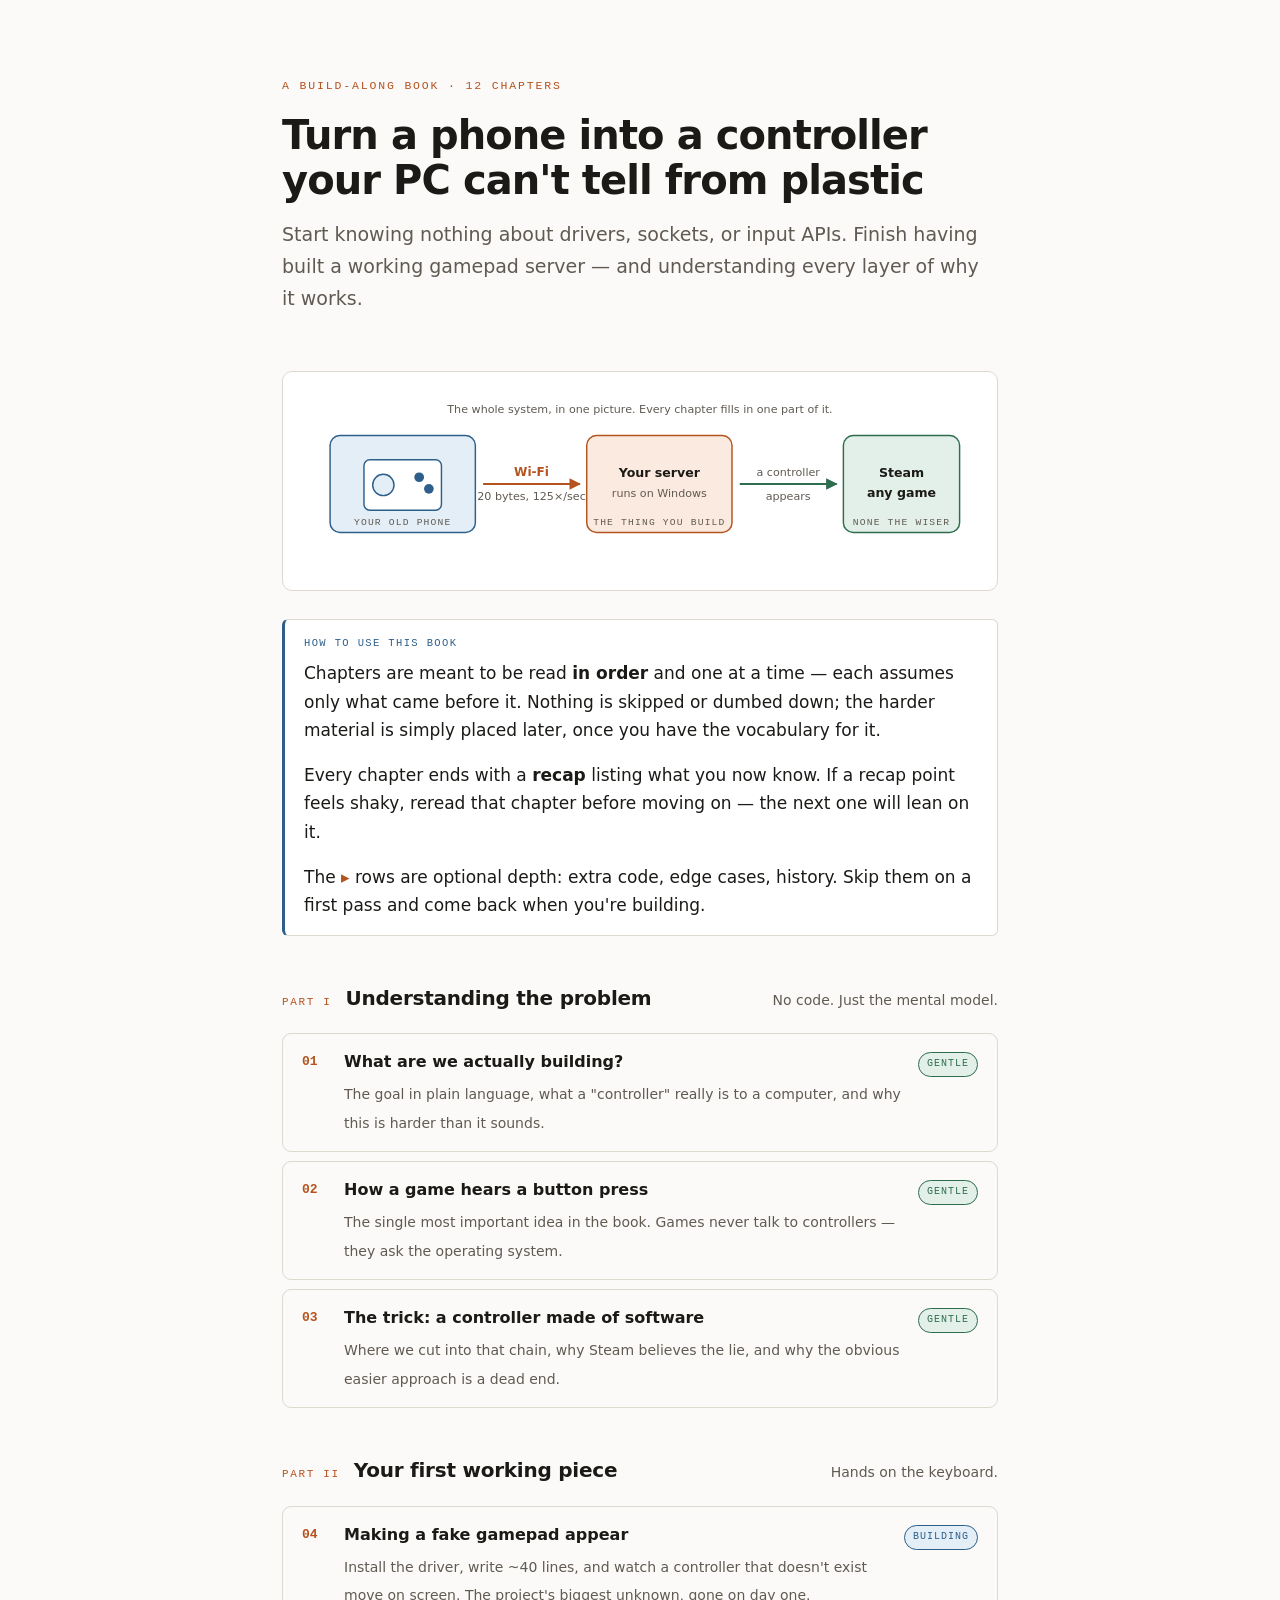
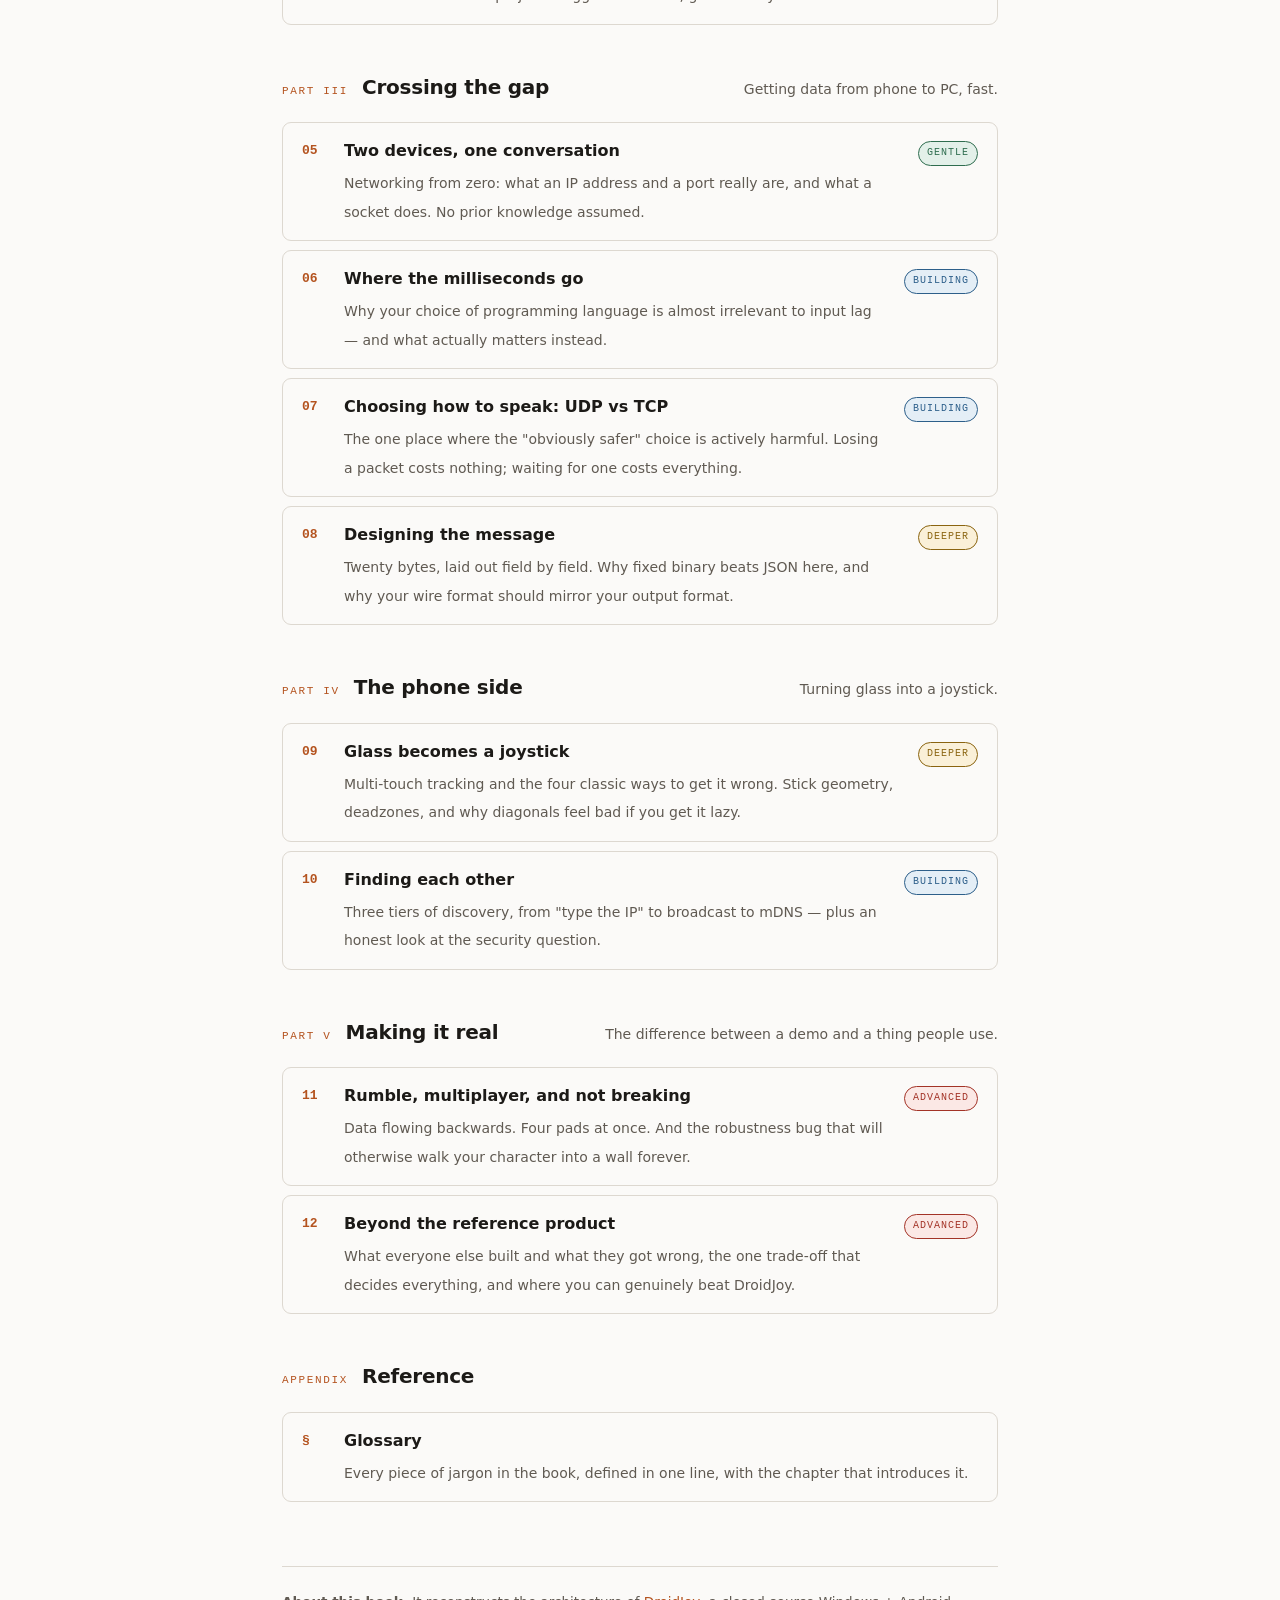
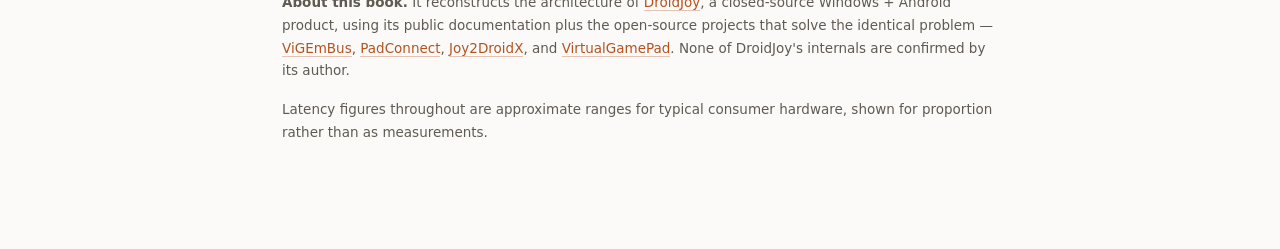
<file: index.html>
<!doctype html>
<html lang="en">
<head>
<meta charset="utf-8">
<meta name="viewport" content="width=device-width, initial-scale=1">
<title>Phone as Gamepad — a book</title>
<link rel="stylesheet" href="book.css">
</head>
<body>

<div class="wrap">

<header class="hero">
  <div class="kicker">A build-along book · 12 chapters</div>
  <h1>Turn a phone into a controller your PC can't tell from plastic</h1>
  <p class="lede">Start knowing nothing about drivers, sockets, or input APIs. Finish having built a working gamepad server — and understanding every layer of why it works.</p>
</header>

<figure>
<div class="fig">
<svg viewBox="0 0 700 190" role="img" aria-label="The finished system: phone sends input over Wi-Fi to a PC, which presents a virtual controller to a game">
  <rect class="s-box-b" x="30" y="45" width="150" height="100" rx="10"/>
  <rect x="65" y="70" width="80" height="52" rx="6" fill="var(--surface)" stroke="var(--blue)" stroke-width="1.5"/>
  <circle cx="85" cy="96" r="11" fill="var(--blue-bg)" stroke="var(--blue)" stroke-width="1.5"/>
  <circle cx="122" cy="88" r="5" fill="var(--blue)"/>
  <circle cx="132" cy="100" r="5" fill="var(--blue)"/>
  <text class="s-lbl" x="105" y="137" text-anchor="middle">your old phone</text>

  <path class="s-arr-a" d="M188 95 H288" marker-end="url(#i1)"/>
  <text class="s-em" x="238" y="87" text-anchor="middle">Wi-Fi</text>
  <text class="s-t-sm" x="238" y="112" text-anchor="middle">20 bytes, 125×/sec</text>

  <rect class="s-box-a" x="295" y="45" width="150" height="100" rx="10"/>
  <text class="s-t" x="370" y="88" text-anchor="middle">Your server</text>
  <text class="s-t-sm" x="370" y="108" text-anchor="middle">runs on Windows</text>
  <text class="s-lbl" x="370" y="137" text-anchor="middle">the thing you build</text>

  <path class="s-arr-g" d="M453 95 H553" marker-end="url(#i2)"/>
  <text class="s-t-sm" x="503" y="87" text-anchor="middle">a controller</text>
  <text class="s-t-sm" x="503" y="112" text-anchor="middle">appears</text>

  <rect class="s-box-g" x="560" y="45" width="120" height="100" rx="10"/>
  <text class="s-t" x="620" y="88" text-anchor="middle">Steam</text>
  <text class="s-t" x="620" y="108" text-anchor="middle">any game</text>
  <text class="s-lbl" x="620" y="137" text-anchor="middle">none the wiser</text>

  <text class="s-t-sm" x="350" y="22" text-anchor="middle">The whole system, in one picture. Every chapter fills in one part of it.</text>
  <defs>
    <marker id="i1" viewBox="0 0 10 10" refX="9" refY="5" markerWidth="6" markerHeight="6" orient="auto">
      <path d="M0 0 L10 5 L0 10 z" fill="var(--accent)"/></marker>
    <marker id="i2" viewBox="0 0 10 10" refX="9" refY="5" markerWidth="6" markerHeight="6" orient="auto">
      <path d="M0 0 L10 5 L0 10 z" fill="var(--green)"/></marker>
  </defs>
</svg>
</div>
</figure>

<div class="box info">
  <span class="lb">How to use this book</span>
  <p>Chapters are meant to be read <strong>in order</strong> and one at a time — each assumes only what came before it. Nothing is skipped or dumbed down; the harder material is simply placed later, once you have the vocabulary for it.</p>
  <p>Every chapter ends with a <strong>recap</strong> listing what you now know. If a recap point feels shaky, reread that chapter before moving on — the next one will lean on it.</p>
  <p>The <span style="color:var(--accent)">▸</span> rows are optional depth: extra code, edge cases, history. Skip them on a first pass and come back when you're building.</p>
</div>

<!-- PART I -->
<div class="part">
  <span class="pn">Part I</span>
  <span class="pt">Understanding the problem</span>
  <span class="pd">No code. Just the mental model.</span>
</div>

<ul class="chlist">
<li><a href="ch01.html">
  <span class="n">01</span>
  <span class="body">
    <span class="t">What are we actually building?</span>
    <span class="d">The goal in plain language, what a "controller" really is to a computer, and why this is harder than it sounds.</span>
  </span>
  <span class="badge b-1">gentle</span>
</a></li>
<li><a href="ch02.html">
  <span class="n">02</span>
  <span class="body">
    <span class="t">How a game hears a button press</span>
    <span class="d">The single most important idea in the book. Games never talk to controllers — they ask the operating system.</span>
  </span>
  <span class="badge b-1">gentle</span>
</a></li>
<li><a href="ch03.html">
  <span class="n">03</span>
  <span class="body">
    <span class="t">The trick: a controller made of software</span>
    <span class="d">Where we cut into that chain, why Steam believes the lie, and why the obvious easier approach is a dead end.</span>
  </span>
  <span class="badge b-1">gentle</span>
</a></li>
</ul>

<!-- PART II -->
<div class="part">
  <span class="pn">Part II</span>
  <span class="pt">Your first working piece</span>
  <span class="pd">Hands on the keyboard.</span>
</div>

<ul class="chlist">
<li><a href="ch04.html">
  <span class="n">04</span>
  <span class="body">
    <span class="t">Making a fake gamepad appear</span>
    <span class="d">Install the driver, write ~40 lines, and watch a controller that doesn't exist move on screen. The project's biggest unknown, gone on day one.</span>
  </span>
  <span class="badge b-2">building</span>
</a></li>
</ul>

<!-- PART III -->
<div class="part">
  <span class="pn">Part III</span>
  <span class="pt">Crossing the gap</span>
  <span class="pd">Getting data from phone to PC, fast.</span>
</div>

<ul class="chlist">
<li><a href="ch05.html">
  <span class="n">05</span>
  <span class="body">
    <span class="t">Two devices, one conversation</span>
    <span class="d">Networking from zero: what an IP address and a port really are, and what a socket does. No prior knowledge assumed.</span>
  </span>
  <span class="badge b-1">gentle</span>
</a></li>
<li><a href="ch06.html">
  <span class="n">06</span>
  <span class="body">
    <span class="t">Where the milliseconds go</span>
    <span class="d">Why your choice of programming language is almost irrelevant to input lag — and what actually matters instead.</span>
  </span>
  <span class="badge b-2">building</span>
</a></li>
<li><a href="ch07.html">
  <span class="n">07</span>
  <span class="body">
    <span class="t">Choosing how to speak: UDP vs TCP</span>
    <span class="d">The one place where the "obviously safer" choice is actively harmful. Losing a packet costs nothing; waiting for one costs everything.</span>
  </span>
  <span class="badge b-2">building</span>
</a></li>
<li><a href="ch08.html">
  <span class="n">08</span>
  <span class="body">
    <span class="t">Designing the message</span>
    <span class="d">Twenty bytes, laid out field by field. Why fixed binary beats JSON here, and why your wire format should mirror your output format.</span>
  </span>
  <span class="badge b-3">deeper</span>
</a></li>
</ul>

<!-- PART IV -->
<div class="part">
  <span class="pn">Part IV</span>
  <span class="pt">The phone side</span>
  <span class="pd">Turning glass into a joystick.</span>
</div>

<ul class="chlist">
<li><a href="ch09.html">
  <span class="n">09</span>
  <span class="body">
    <span class="t">Glass becomes a joystick</span>
    <span class="d">Multi-touch tracking and the four classic ways to get it wrong. Stick geometry, deadzones, and why diagonals feel bad if you get it lazy.</span>
  </span>
  <span class="badge b-3">deeper</span>
</a></li>
<li><a href="ch10.html">
  <span class="n">10</span>
  <span class="body">
    <span class="t">Finding each other</span>
    <span class="d">Three tiers of discovery, from "type the IP" to broadcast to mDNS — plus an honest look at the security question.</span>
  </span>
  <span class="badge b-2">building</span>
</a></li>
</ul>

<!-- PART V -->
<div class="part">
  <span class="pn">Part V</span>
  <span class="pt">Making it real</span>
  <span class="pd">The difference between a demo and a thing people use.</span>
</div>

<ul class="chlist">
<li><a href="ch11.html">
  <span class="n">11</span>
  <span class="body">
    <span class="t">Rumble, multiplayer, and not breaking</span>
    <span class="d">Data flowing backwards. Four pads at once. And the robustness bug that will otherwise walk your character into a wall forever.</span>
  </span>
  <span class="badge b-4">advanced</span>
</a></li>
<li><a href="ch12.html">
  <span class="n">12</span>
  <span class="body">
    <span class="t">Beyond the reference product</span>
    <span class="d">What everyone else built and what they got wrong, the one trade-off that decides everything, and where you can genuinely beat DroidJoy.</span>
  </span>
  <span class="badge b-4">advanced</span>
</a></li>
</ul>

<div class="part">
  <span class="pn">Appendix</span>
  <span class="pt">Reference</span>
</div>

<ul class="chlist">
<li><a href="glossary.html">
  <span class="n">§</span>
  <span class="body">
    <span class="t">Glossary</span>
    <span class="d">Every piece of jargon in the book, defined in one line, with the chapter that introduces it.</span>
  </span>
</a></li>
</ul>

<footer>
  <p><strong>About this book.</strong> It reconstructs the architecture of <a href="https://grill2010.github.io/droidJoy.html">DroidJoy</a>, a closed-source Windows + Android product, using its public documentation plus the open-source projects that solve the identical problem — <a href="https://github.com/nefarius/ViGEmBus">ViGEmBus</a>, <a href="https://github.com/Ishan09811/PadConnect">PadConnect</a>, <a href="https://github.com/OzymandiasTheGreat/Joy2DroidX-server">Joy2DroidX</a>, and <a href="https://kitswas.github.io/VirtualGamePad/">VirtualGamePad</a>. None of DroidJoy's internals are confirmed by its author.</p>
  <p>Latency figures throughout are approximate ranges for typical consumer hardware, shown for proportion rather than as measurements.</p>
</footer>

</div>
</body>
</html>
</file>
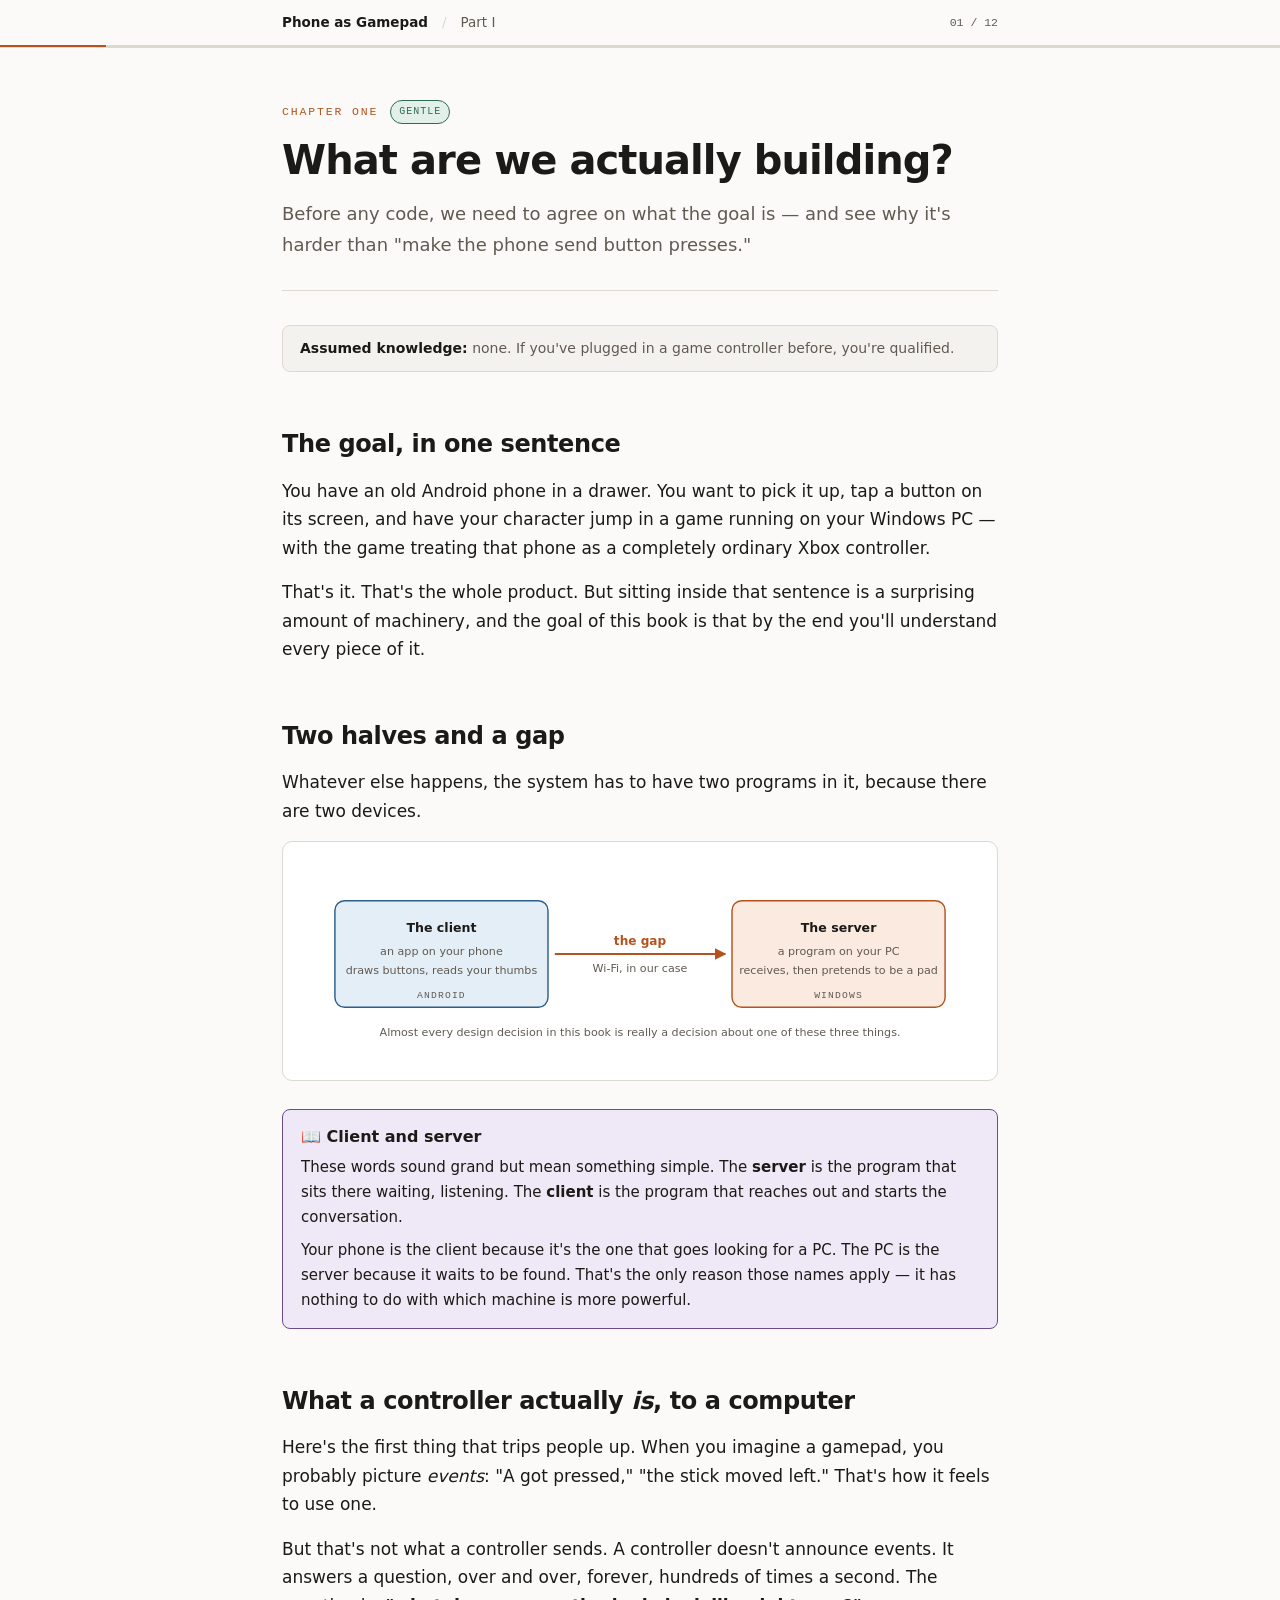
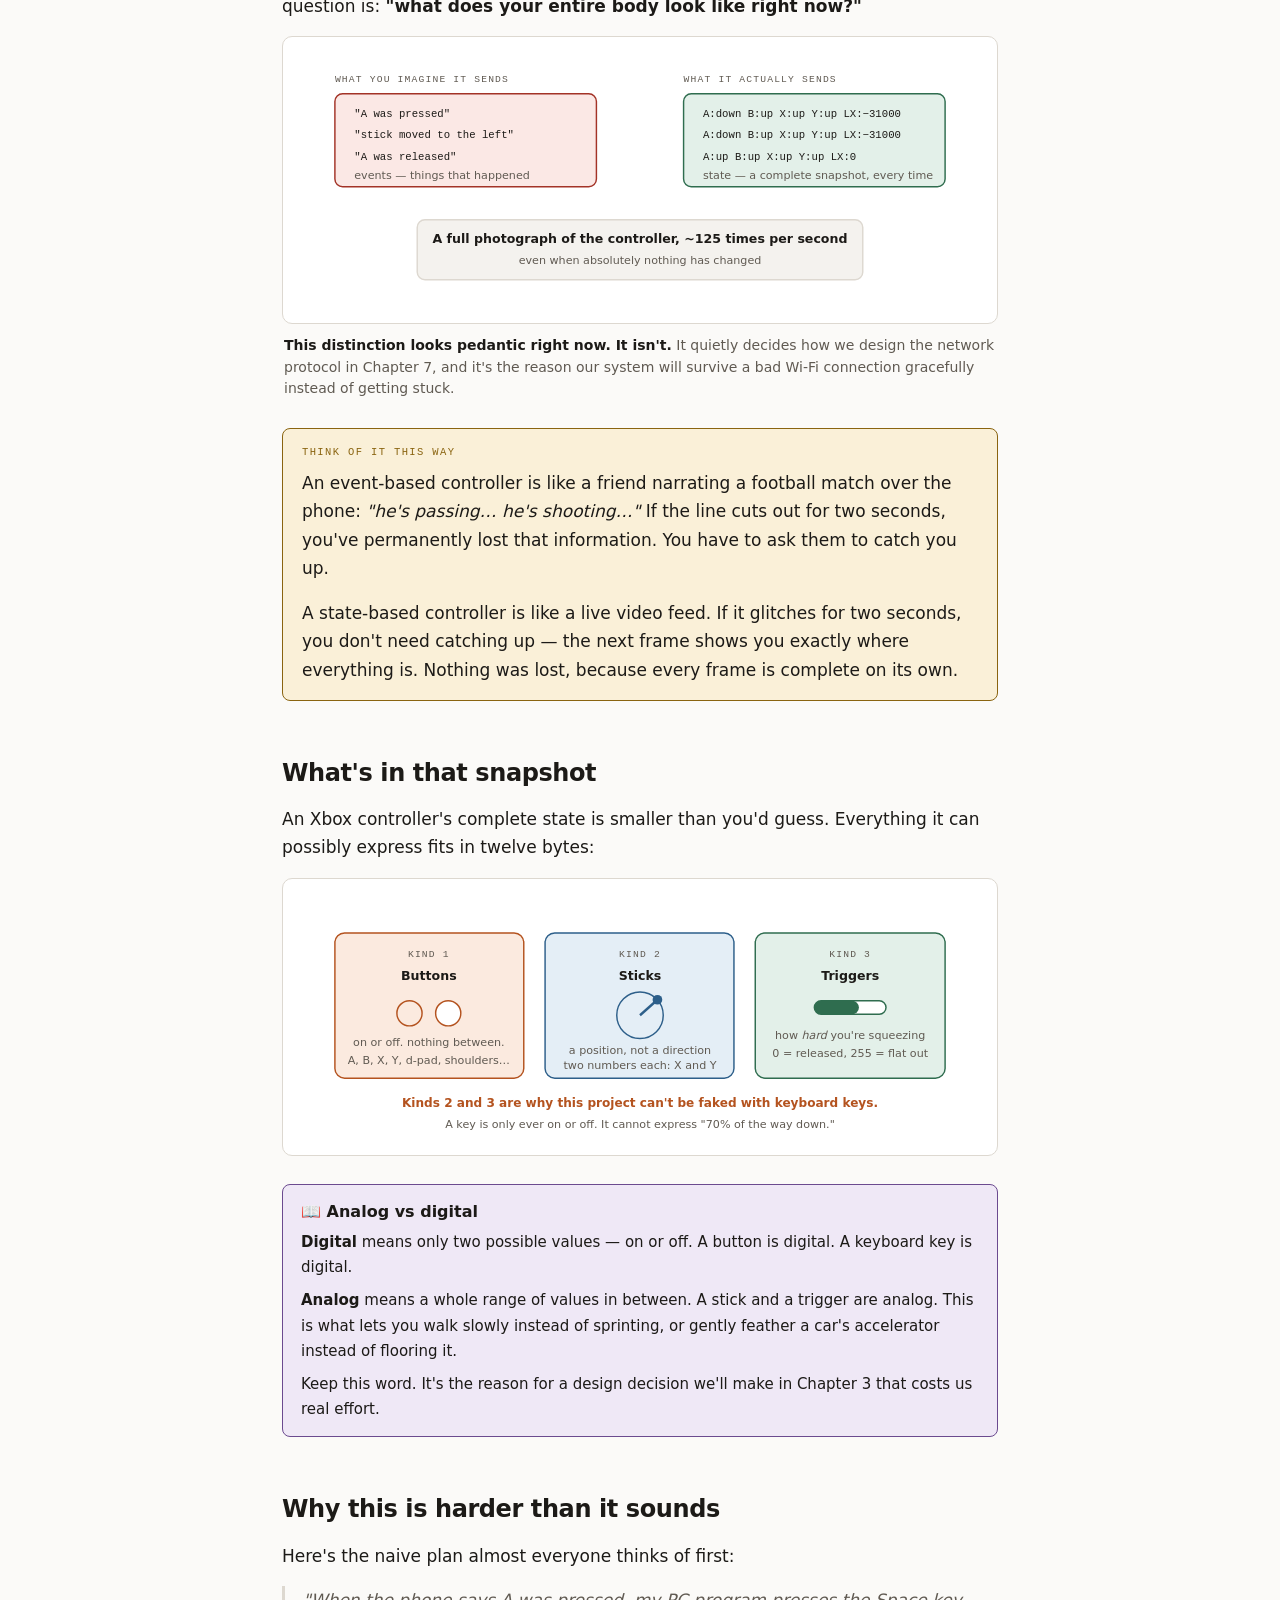
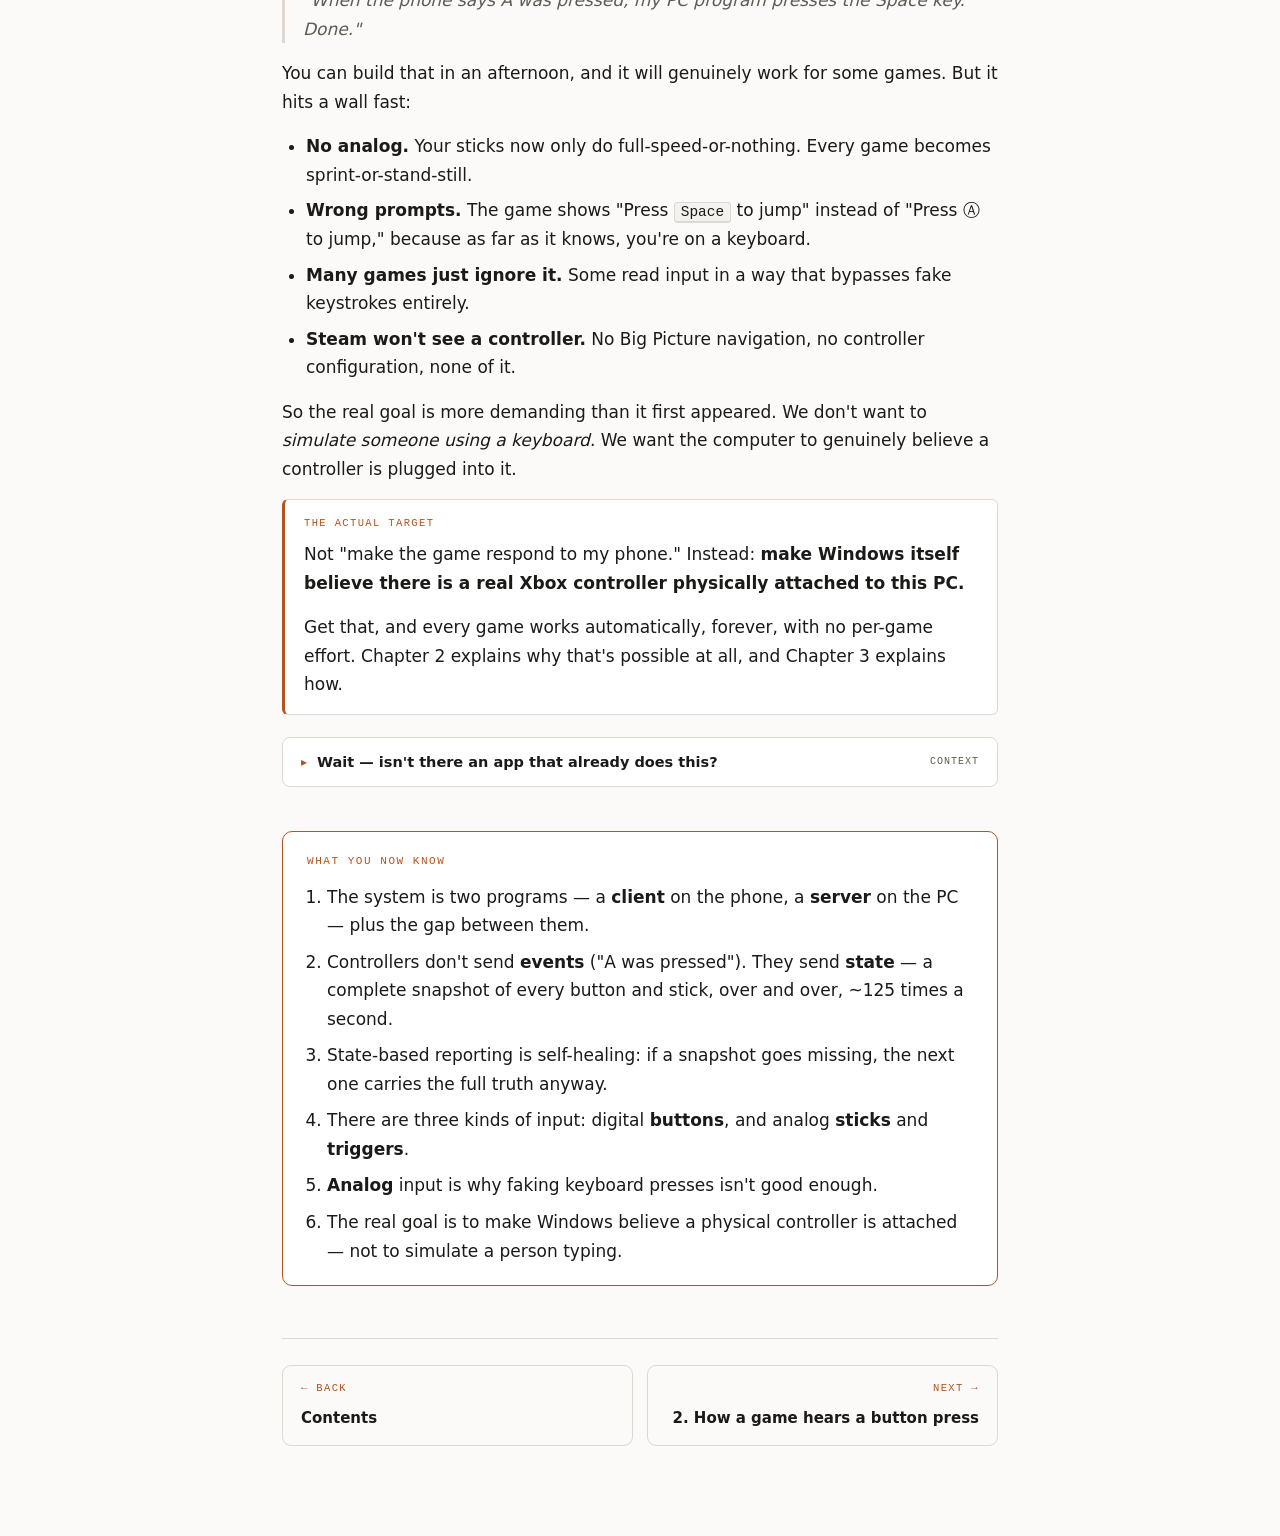
<file: ch01.html>
<!doctype html>
<html lang="en">
<head>
<meta charset="utf-8">
<meta name="viewport" content="width=device-width, initial-scale=1">
<title>Ch 1 — What are we actually building?</title>
<link rel="stylesheet" href="book.css">
</head>
<body>

<div class="topbar">
  <div class="topbar-inner">
    <a href="index.html" class="home">Phone as Gamepad</a>
    <span class="sep">/</span>
    <a href="index.html">Part I</a>
    <span class="now">01 / 12</span>
  </div>
  <div class="progress"><div style="width:8.3%"></div></div>
</div>

<div class="wrap">

<div class="chead">
  <div class="ch-n">Chapter One <span class="badge b-1">gentle</span></div>
  <h1>What are we actually building?</h1>
  <p class="lede">Before any code, we need to agree on what the goal is — and see why it's harder than "make the phone send button presses."</p>
</div>

<div class="prereq"><b>Assumed knowledge:</b> none. If you've plugged in a game controller before, you're qualified.</div>

<h2>The goal, in one sentence</h2>

<p>You have an old Android phone in a drawer. You want to pick it up, tap a button on its screen, and have your character jump in a game running on your Windows PC — with the game treating that phone as a completely ordinary Xbox controller.</p>

<p>That's it. That's the whole product. But sitting inside that sentence is a surprising amount of machinery, and the goal of this book is that by the end you'll understand every piece of it.</p>

<h2>Two halves and a gap</h2>

<p>Whatever else happens, the system has to have two programs in it, because there are two devices.</p>

<figure>
<div class="fig">
<svg viewBox="0 0 700 210" role="img" aria-label="Client and server split across a gap">
  <rect class="s-box-b" x="35" y="40" width="220" height="110" rx="10"/>
  <text class="s-t" x="145" y="72" text-anchor="middle" font-size="15">The client</text>
  <text class="s-t-sm" x="145" y="96" text-anchor="middle">an app on your phone</text>
  <text class="s-t-sm" x="145" y="116" text-anchor="middle">draws buttons, reads your thumbs</text>
  <text class="s-lbl" x="145" y="140" text-anchor="middle">android</text>

  <rect class="s-box-a" x="445" y="40" width="220" height="110" rx="10"/>
  <text class="s-t" x="555" y="72" text-anchor="middle" font-size="15">The server</text>
  <text class="s-t-sm" x="555" y="96" text-anchor="middle">a program on your PC</text>
  <text class="s-t-sm" x="555" y="116" text-anchor="middle">receives, then pretends to be a pad</text>
  <text class="s-lbl" x="555" y="140" text-anchor="middle">windows</text>

  <path class="s-arr-a" d="M262 95 H438" marker-end="url(#c1)"/>
  <text class="s-em" x="350" y="86" text-anchor="middle">the gap</text>
  <text class="s-t-sm" x="350" y="114" text-anchor="middle">Wi-Fi, in our case</text>

  <text class="s-t-sm" x="350" y="180" text-anchor="middle">Almost every design decision in this book is really a decision about one of these three things.</text>
  <defs><marker id="c1" viewBox="0 0 10 10" refX="9" refY="5" markerWidth="6" markerHeight="6" orient="auto">
    <path d="M0 0 L10 5 L0 10 z" fill="var(--accent)"/></marker></defs>
</svg>
</div>
</figure>

<div class="define">
  <span class="term">Client and server</span>
  <p>These words sound grand but mean something simple. The <strong>server</strong> is the program that sits there waiting, listening. The <strong>client</strong> is the program that reaches out and starts the conversation.</p>
  <p>Your phone is the client because it's the one that goes looking for a PC. The PC is the server because it waits to be found. That's the only reason those names apply — it has nothing to do with which machine is more powerful.</p>
</div>

<h2>What a controller actually <em>is</em>, to a computer</h2>

<p>Here's the first thing that trips people up. When you imagine a gamepad, you probably picture <em>events</em>: "A got pressed," "the stick moved left." That's how it feels to use one.</p>

<p>But that's not what a controller sends. A controller doesn't announce events. It answers a question, over and over, forever, hundreds of times a second. The question is: <strong>"what does your entire body look like right now?"</strong></p>

<figure>
<div class="fig">
<svg viewBox="0 0 700 260" role="img" aria-label="A controller reports its complete state, not events">
  <text class="s-lbl" x="35" y="26">What you imagine it sends</text>
  <rect class="s-box-r" x="35" y="38" width="270" height="96" rx="8"/>
  <text class="s-t-mono" x="55" y="62">"A was pressed"</text>
  <text class="s-t-mono" x="55" y="84">"stick moved to the left"</text>
  <text class="s-t-mono" x="55" y="106">"A was released"</text>
  <text class="s-t-sm" x="55" y="126" fill="var(--red)">events — things that happened</text>

  <text class="s-lbl" x="395" y="26">What it actually sends</text>
  <rect class="s-box-g" x="395" y="38" width="270" height="96" rx="8"/>
  <text class="s-t-mono" x="415" y="62">A:down B:up X:up Y:up  LX:−31000</text>
  <text class="s-t-mono" x="415" y="84">A:down B:up X:up Y:up  LX:−31000</text>
  <text class="s-t-mono" x="415" y="106">A:up   B:up X:up Y:up  LX:0</text>
  <text class="s-t-sm" x="415" y="126" fill="var(--green)">state — a complete snapshot, every time</text>

  <rect class="s-box" x="120" y="168" width="460" height="62" rx="8"/>
  <text class="s-t" x="350" y="192" text-anchor="middle">A full photograph of the controller, ~125 times per second</text>
  <text class="s-t-sm" x="350" y="214" text-anchor="middle">even when absolutely nothing has changed</text>
</svg>
</div>
<figcaption><b>This distinction looks pedantic right now. It isn't.</b> It quietly decides how we design the network protocol in Chapter 7, and it's the reason our system will survive a bad Wi-Fi connection gracefully instead of getting stuck.</figcaption>
</figure>

<div class="analogy">
  <span class="lb">Think of it this way</span>
  <p>An event-based controller is like a friend narrating a football match over the phone: <em>"he's passing… he's shooting…"</em> If the line cuts out for two seconds, you've permanently lost that information. You have to ask them to catch you up.</p>
  <p>A state-based controller is like a live video feed. If it glitches for two seconds, you don't need catching up — the next frame shows you exactly where everything is. Nothing was lost, because every frame is complete on its own.</p>
</div>

<h2>What's in that snapshot</h2>

<p>An Xbox controller's complete state is smaller than you'd guess. Everything it can possibly express fits in twelve bytes:</p>

<figure>
<div class="fig">
<svg viewBox="0 0 700 250" role="img" aria-label="The three kinds of input on a gamepad">
  <rect class="s-box-a" x="35" y="35" width="195" height="150" rx="10"/>
  <text class="s-lbl" x="132" y="60" text-anchor="middle">kind 1</text>
  <text class="s-t" x="132" y="84" text-anchor="middle" font-size="15">Buttons</text>
  <circle cx="112" cy="118" r="13" fill="var(--accent-bg)" stroke="var(--accent)" stroke-width="1.5"/>
  <circle cx="152" cy="118" r="13" fill="var(--surface)" stroke="var(--accent)" stroke-width="1.5"/>
  <text class="s-t-sm" x="132" y="152" text-anchor="middle">on or off. nothing between.</text>
  <text class="s-t-sm" x="132" y="170" text-anchor="middle">A, B, X, Y, d-pad, shoulders…</text>

  <rect class="s-box-b" x="252" y="35" width="195" height="150" rx="10"/>
  <text class="s-lbl" x="350" y="60" text-anchor="middle">kind 2</text>
  <text class="s-t" x="350" y="84" text-anchor="middle" font-size="15">Sticks</text>
  <circle cx="350" cy="120" r="24" fill="var(--blue-bg)" stroke="var(--blue)" stroke-width="1.5"/>
  <line x1="350" y1="120" x2="368" y2="104" stroke="var(--blue)" stroke-width="2.5"/>
  <circle cx="368" cy="104" r="5" fill="var(--blue)"/>
  <text class="s-t-sm" x="350" y="160" text-anchor="middle">a position, not a direction</text>
  <text class="s-t-sm" x="350" y="176" text-anchor="middle">two numbers each: X and Y</text>

  <rect class="s-box-g" x="469" y="35" width="196" height="150" rx="10"/>
  <text class="s-lbl" x="567" y="60" text-anchor="middle">kind 3</text>
  <text class="s-t" x="567" y="84" text-anchor="middle" font-size="15">Triggers</text>
  <rect x="530" y="105" width="74" height="14" rx="7" fill="var(--surface)" stroke="var(--green)" stroke-width="1.5"/>
  <rect x="530" y="105" width="46" height="14" rx="7" fill="var(--green)"/>
  <text class="s-t-sm" x="567" y="145" text-anchor="middle">how <tspan font-style="italic">hard</tspan> you're squeezing</text>
  <text class="s-t-sm" x="567" y="163" text-anchor="middle">0 = released, 255 = flat out</text>

  <text class="s-em" x="350" y="215" text-anchor="middle">Kinds 2 and 3 are why this project can't be faked with keyboard keys.</text>
  <text class="s-t-sm" x="350" y="236" text-anchor="middle">A key is only ever on or off. It cannot express "70% of the way down."</text>
</svg>
</div>
</figure>

<div class="define">
  <span class="term">Analog vs digital</span>
  <p><strong>Digital</strong> means only two possible values — on or off. A button is digital. A keyboard key is digital.</p>
  <p><strong>Analog</strong> means a whole range of values in between. A stick and a trigger are analog. This is what lets you walk slowly instead of sprinting, or gently feather a car's accelerator instead of flooring it.</p>
  <p>Keep this word. It's the reason for a design decision we'll make in Chapter 3 that costs us real effort.</p>
</div>

<h2>Why this is harder than it sounds</h2>

<p>Here's the naive plan almost everyone thinks of first:</p>

<blockquote style="border-left:3px solid var(--line);margin:0 0 16px;padding-left:18px;color:var(--dim)">
<em>"When the phone says A was pressed, my PC program presses the Space key. Done."</em>
</blockquote>

<p>You can build that in an afternoon, and it will genuinely work for some games. But it hits a wall fast:</p>

<ul>
  <li><strong>No analog.</strong> Your sticks now only do full-speed-or-nothing. Every game becomes sprint-or-stand-still.</li>
  <li><strong>Wrong prompts.</strong> The game shows "Press <kbd>Space</kbd> to jump" instead of "Press Ⓐ to jump," because as far as it knows, you're on a keyboard.</li>
  <li><strong>Many games just ignore it.</strong> Some read input in a way that bypasses fake keystrokes entirely.</li>
  <li><strong>Steam won't see a controller.</strong> No Big Picture navigation, no controller configuration, none of it.</li>
</ul>

<p>So the real goal is more demanding than it first appeared. We don't want to <em>simulate someone using a keyboard</em>. We want the computer to genuinely believe a controller is plugged into it.</p>

<div class="box">
  <span class="lb">The actual target</span>
  <p>Not "make the game respond to my phone." Instead: <strong>make Windows itself believe there is a real Xbox controller physically attached to this PC.</strong></p>
  <p>Get that, and every game works automatically, forever, with no per-game effort. Chapter 2 explains why that's possible at all, and Chapter 3 explains how.</p>
</div>

<details>
<summary>Wait — isn't there an app that already does this?<span class="tag">context</span></summary>
<div class="dd">
<p>Yes, several. The best-known is <strong>DroidJoy</strong>, a closed-source Windows + Android product. It supports up to four phones at once, has a full button layout, and does exactly what this book describes. There are open-source ones too — PadConnect, Joy2DroidX, VirtualGamePad — and we'll dissect all of them in Chapter 12.</p>
<p>So why build your own? Because the interesting part isn't the product, it's the layers. This project touches touchscreen input handling, real-time networking, binary protocol design, and Windows kernel drivers — a genuinely broad slice of computing, all in service of something you can hold in your hands and play a game with. It's an unusually good thing to learn on.</p>
<p>And there's real room to beat them. By Chapter 12 you'll see specific things every one of these projects is missing.</p>
</div>
</details>

<div class="recap">
  <span class="lb">What you now know</span>
  <ol>
    <li>The system is two programs — a <strong>client</strong> on the phone, a <strong>server</strong> on the PC — plus the gap between them.</li>
    <li>Controllers don't send <strong>events</strong> ("A was pressed"). They send <strong>state</strong> — a complete snapshot of every button and stick, over and over, ~125 times a second.</li>
    <li>State-based reporting is self-healing: if a snapshot goes missing, the next one carries the full truth anyway.</li>
    <li>There are three kinds of input: digital <strong>buttons</strong>, and analog <strong>sticks</strong> and <strong>triggers</strong>.</li>
    <li><strong>Analog</strong> input is why faking keyboard presses isn't good enough.</li>
    <li>The real goal is to make Windows believe a physical controller is attached — not to simulate a person typing.</li>
  </ol>
</div>

<div class="chnav">
  <a href="index.html"><span class="dir">← Back</span><span class="ttl">Contents</span></a>
  <a href="ch02.html" class="next"><span class="dir">Next →</span><span class="ttl">2. How a game hears a button press</span></a>
</div>

</div>
</body>
</html>
</file>
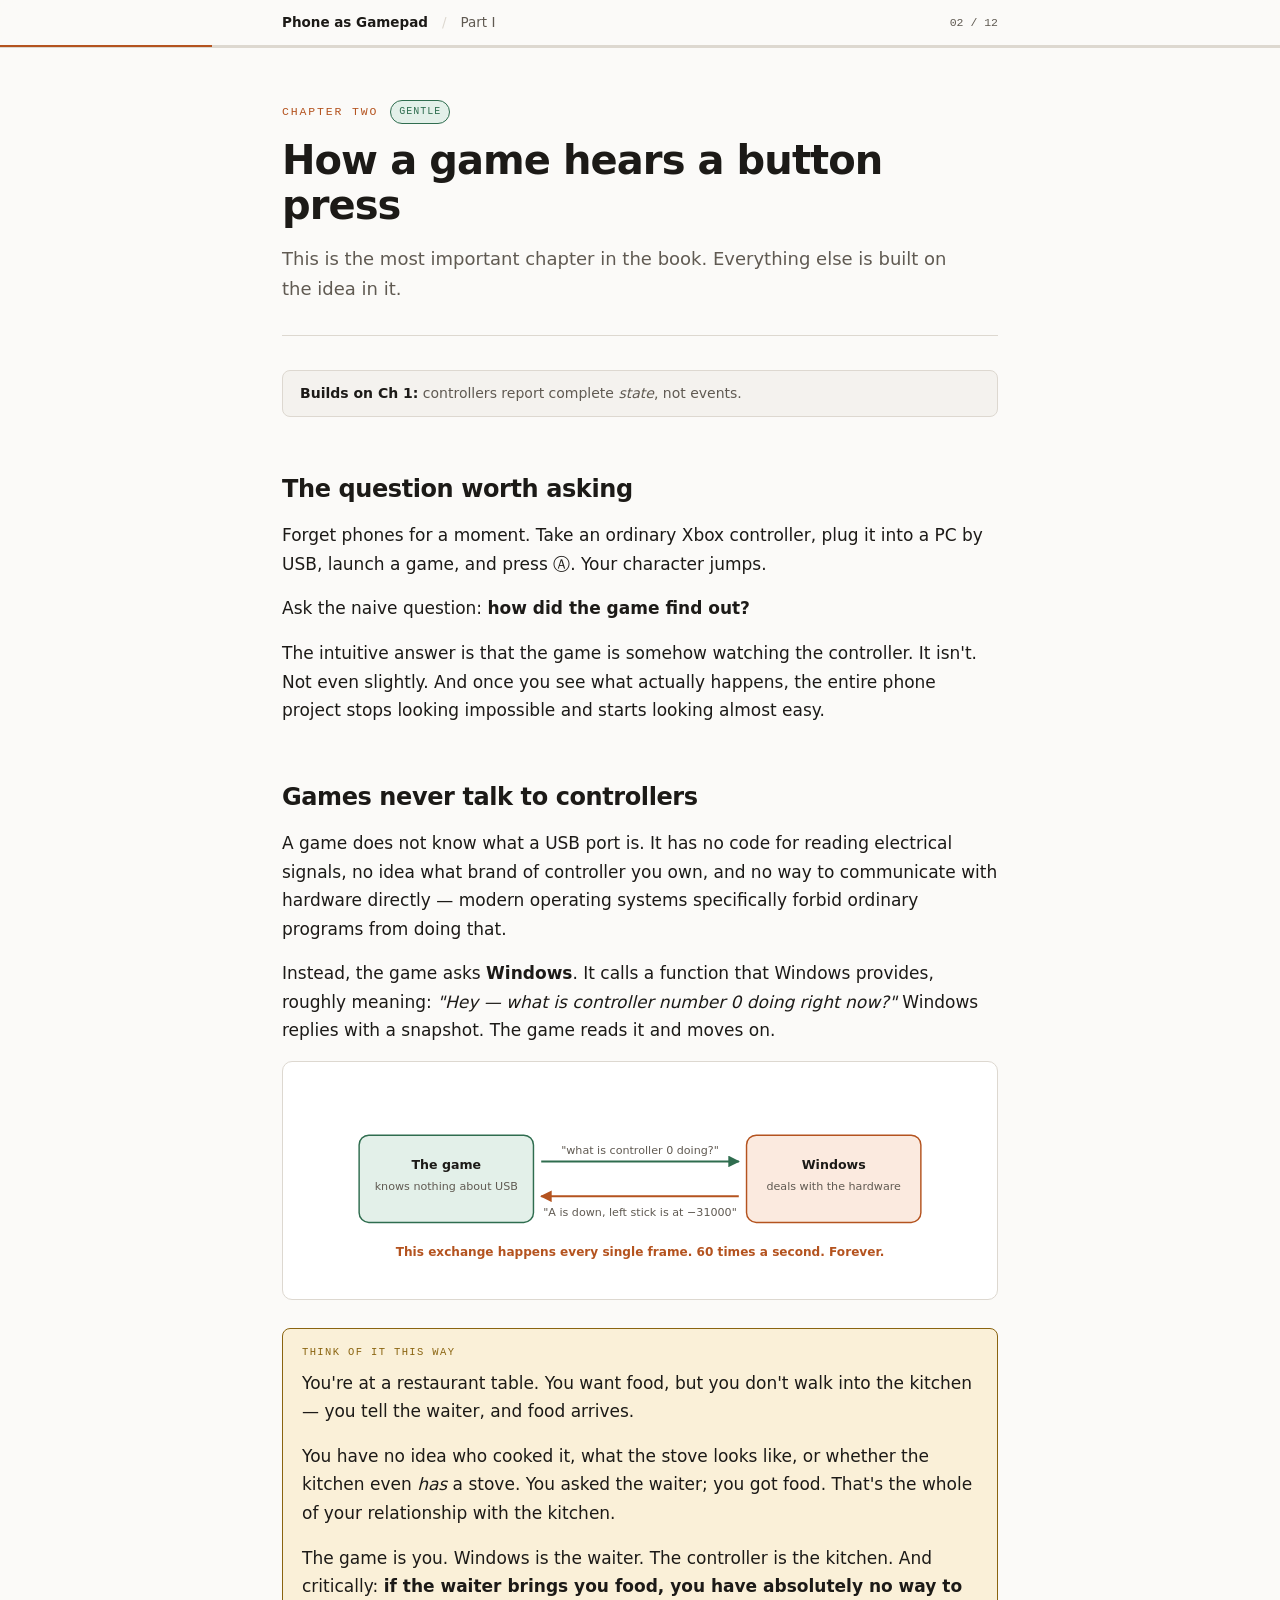
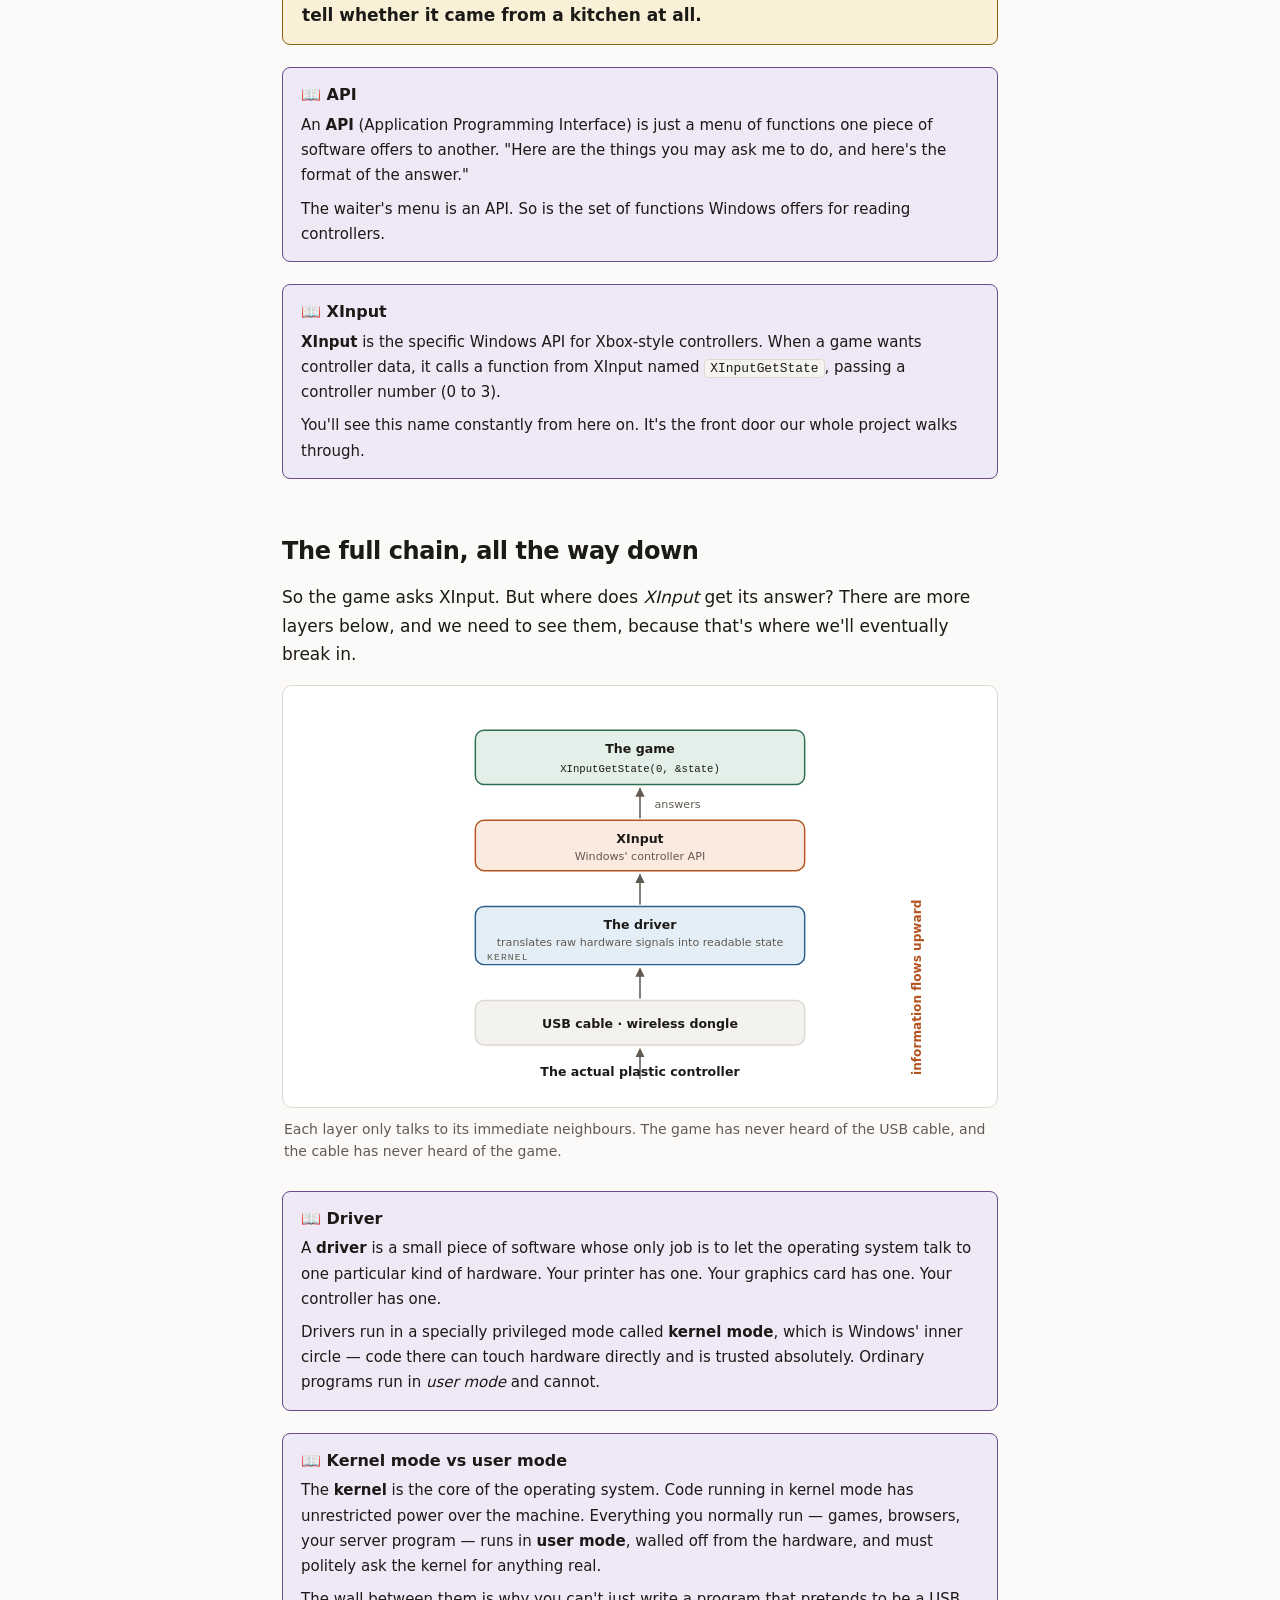
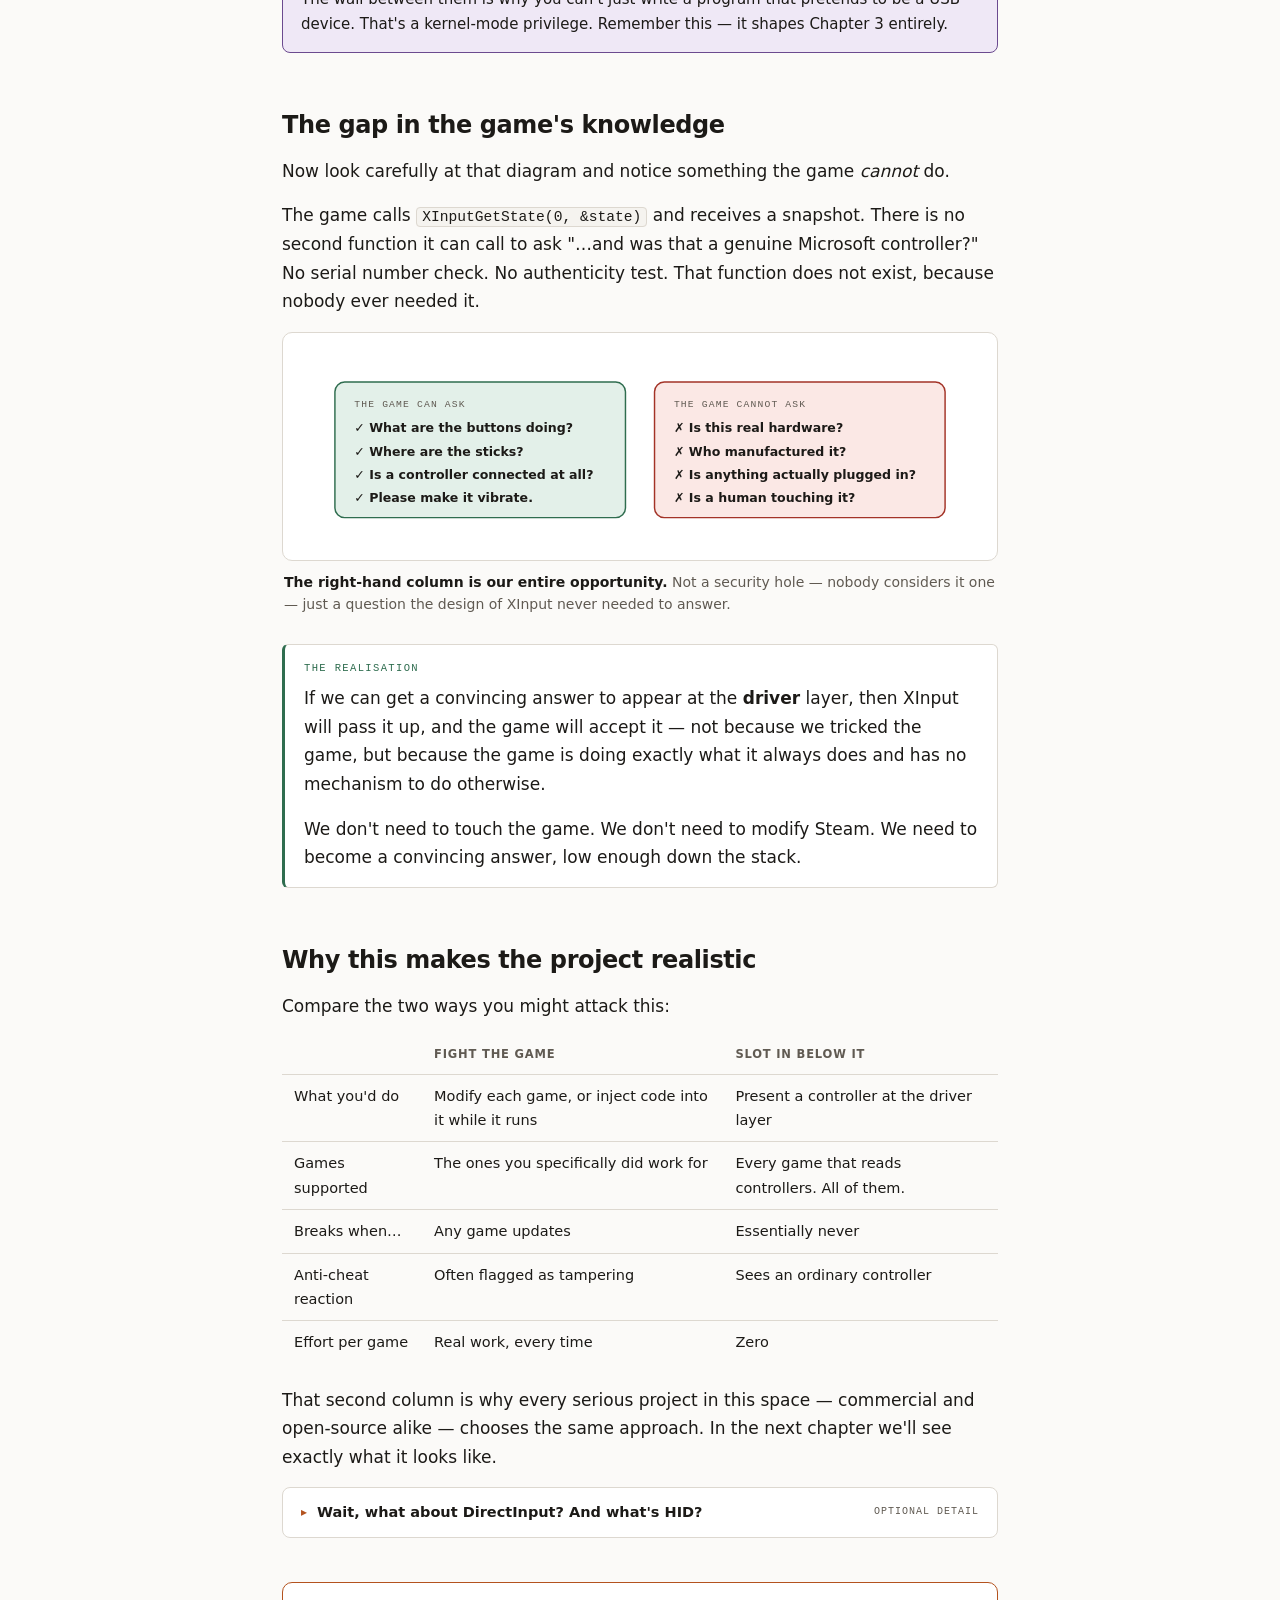
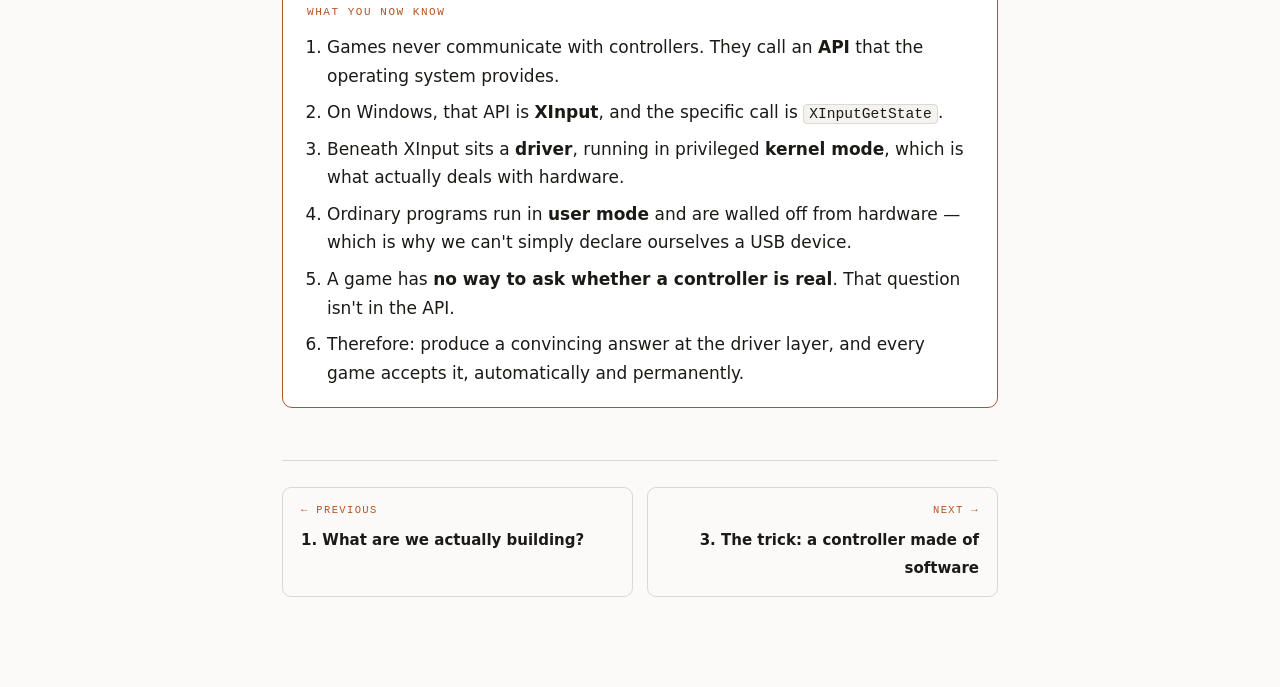
<file: ch02.html>
<!doctype html>
<html lang="en">
<head>
<meta charset="utf-8">
<meta name="viewport" content="width=device-width, initial-scale=1">
<title>Ch 2 — How a game hears a button press</title>
<link rel="stylesheet" href="book.css">
</head>
<body>

<div class="topbar">
  <div class="topbar-inner">
    <a href="index.html" class="home">Phone as Gamepad</a>
    <span class="sep">/</span>
    <a href="index.html">Part I</a>
    <span class="now">02 / 12</span>
  </div>
  <div class="progress"><div style="width:16.6%"></div></div>
</div>

<div class="wrap">

<div class="chead">
  <div class="ch-n">Chapter Two <span class="badge b-1">gentle</span></div>
  <h1>How a game hears a button press</h1>
  <p class="lede">This is the most important chapter in the book. Everything else is built on the idea in it.</p>
</div>

<div class="prereq"><b>Builds on Ch 1:</b> controllers report complete <em>state</em>, not events.</div>

<h2>The question worth asking</h2>

<p>Forget phones for a moment. Take an ordinary Xbox controller, plug it into a PC by USB, launch a game, and press Ⓐ. Your character jumps.</p>

<p>Ask the naive question: <strong>how did the game find out?</strong></p>

<p>The intuitive answer is that the game is somehow watching the controller. It isn't. Not even slightly. And once you see what actually happens, the entire phone project stops looking impossible and starts looking almost easy.</p>

<h2>Games never talk to controllers</h2>

<p>A game does not know what a USB port is. It has no code for reading electrical signals, no idea what brand of controller you own, and no way to communicate with hardware directly — modern operating systems specifically forbid ordinary programs from doing that.</p>

<p>Instead, the game asks <strong>Windows</strong>. It calls a function that Windows provides, roughly meaning: <em>"Hey — what is controller number 0 doing right now?"</em> Windows replies with a snapshot. The game reads it and moves on.</p>

<figure>
<div class="fig">
<svg viewBox="0 0 700 210" role="img" aria-label="The game asks Windows, Windows answers">
  <rect class="s-box-g" x="60" y="55" width="180" height="90" rx="10"/>
  <text class="s-t" x="150" y="90" text-anchor="middle" font-size="15">The game</text>
  <text class="s-t-sm" x="150" y="112" text-anchor="middle">knows nothing about USB</text>

  <rect class="s-box-a" x="460" y="55" width="180" height="90" rx="10"/>
  <text class="s-t" x="550" y="90" text-anchor="middle" font-size="15">Windows</text>
  <text class="s-t-sm" x="550" y="112" text-anchor="middle">deals with the hardware</text>

  <path class="s-arr-g" d="M248 82 H452" marker-end="url(#d1)"/>
  <text class="s-t-sm" x="350" y="74" text-anchor="middle">"what is controller 0 doing?"</text>

  <path class="s-arr-a" d="M452 118 H248" marker-end="url(#d2)"/>
  <text class="s-t-sm" x="350" y="138" text-anchor="middle">"A is down, left stick is at −31000"</text>

  <text class="s-em" x="350" y="180" text-anchor="middle">This exchange happens every single frame. 60 times a second. Forever.</text>
  <defs>
    <marker id="d1" viewBox="0 0 10 10" refX="9" refY="5" markerWidth="6" markerHeight="6" orient="auto">
      <path d="M0 0 L10 5 L0 10 z" fill="var(--green)"/></marker>
    <marker id="d2" viewBox="0 0 10 10" refX="9" refY="5" markerWidth="6" markerHeight="6" orient="auto">
      <path d="M0 0 L10 5 L0 10 z" fill="var(--accent)"/></marker>
  </defs>
</svg>
</div>
</figure>

<div class="analogy">
  <span class="lb">Think of it this way</span>
  <p>You're at a restaurant table. You want food, but you don't walk into the kitchen — you tell the waiter, and food arrives.</p>
  <p>You have no idea who cooked it, what the stove looks like, or whether the kitchen even <em>has</em> a stove. You asked the waiter; you got food. That's the whole of your relationship with the kitchen.</p>
  <p>The game is you. Windows is the waiter. The controller is the kitchen. And critically: <strong>if the waiter brings you food, you have absolutely no way to tell whether it came from a kitchen at all.</strong></p>
</div>

<div class="define">
  <span class="term">API</span>
  <p>An <strong>API</strong> (Application Programming Interface) is just a menu of functions one piece of software offers to another. "Here are the things you may ask me to do, and here's the format of the answer."</p>
  <p>The waiter's menu is an API. So is the set of functions Windows offers for reading controllers.</p>
</div>

<div class="define">
  <span class="term">XInput</span>
  <p><strong>XInput</strong> is the specific Windows API for Xbox-style controllers. When a game wants controller data, it calls a function from XInput named <code>XInputGetState</code>, passing a controller number (0 to 3).</p>
  <p>You'll see this name constantly from here on. It's the front door our whole project walks through.</p>
</div>

<h2>The full chain, all the way down</h2>

<p>So the game asks XInput. But where does <em>XInput</em> get its answer? There are more layers below, and we need to see them, because that's where we'll eventually break in.</p>

<figure>
<div class="fig">
<svg viewBox="0 0 700 400" role="img" aria-label="The four layers from physical controller up to the game">
  <rect class="s-box-g" x="180" y="25" width="340" height="56" rx="9"/>
  <text class="s-t" x="350" y="49" text-anchor="middle" font-size="15">The game</text>
  <text class="s-t-mono" x="350" y="68" text-anchor="middle">XInputGetState(0, &amp;state)</text>

  <path class="s-arr" d="M350 116 V85" marker-end="url(#e1)"/>
  <text class="s-t-sm" x="365" y="105">answers</text>

  <rect class="s-box-a" x="180" y="118" width="340" height="52" rx="9"/>
  <text class="s-t" x="350" y="141" text-anchor="middle" font-size="15">XInput</text>
  <text class="s-t-sm" x="350" y="159" text-anchor="middle">Windows' controller API</text>

  <path class="s-arr" d="M350 205 V174" marker-end="url(#e1)"/>

  <rect class="s-box-b" x="180" y="207" width="340" height="60" rx="9"/>
  <text class="s-t" x="350" y="230" text-anchor="middle" font-size="15">The driver</text>
  <text class="s-t-sm" x="350" y="248" text-anchor="middle">translates raw hardware signals into readable state</text>
  <text class="s-lbl" x="192" y="262">kernel</text>

  <path class="s-arr" d="M350 302 V271" marker-end="url(#e1)"/>

  <rect class="s-box" x="180" y="304" width="340" height="46" rx="9"/>
  <text class="s-t" x="350" y="332" text-anchor="middle">USB cable · wireless dongle</text>

  <path class="s-arr" d="M350 385 V354" marker-end="url(#e1)"/>
  <text class="s-t" x="350" y="382" text-anchor="middle" font-size="15">The actual plastic controller</text>

  <text class="s-em" x="640" y="200" text-anchor="end" transform="rotate(-90 640 200)">information flows upward</text>
  <defs><marker id="e1" viewBox="0 0 10 10" refX="9" refY="5" markerWidth="6" markerHeight="6" orient="auto">
    <path d="M0 0 L10 5 L0 10 z" fill="var(--dim)"/></marker></defs>
</svg>
</div>
<figcaption>Each layer only talks to its immediate neighbours. The game has never heard of the USB cable, and the cable has never heard of the game.</figcaption>
</figure>

<div class="define">
  <span class="term">Driver</span>
  <p>A <strong>driver</strong> is a small piece of software whose only job is to let the operating system talk to one particular kind of hardware. Your printer has one. Your graphics card has one. Your controller has one.</p>
  <p>Drivers run in a specially privileged mode called <strong>kernel mode</strong>, which is Windows' inner circle — code there can touch hardware directly and is trusted absolutely. Ordinary programs run in <em>user mode</em> and cannot.</p>
</div>

<div class="define">
  <span class="term">Kernel mode vs user mode</span>
  <p>The <strong>kernel</strong> is the core of the operating system. Code running in kernel mode has unrestricted power over the machine. Everything you normally run — games, browsers, your server program — runs in <strong>user mode</strong>, walled off from the hardware, and must politely ask the kernel for anything real.</p>
  <p>The wall between them is why you can't just write a program that pretends to be a USB device. That's a kernel-mode privilege. Remember this — it shapes Chapter 3 entirely.</p>
</div>

<h2>The gap in the game's knowledge</h2>

<p>Now look carefully at that diagram and notice something the game <em>cannot</em> do.</p>

<p>The game calls <code>XInputGetState(0, &amp;state)</code> and receives a snapshot. There is no second function it can call to ask "…and was that a genuine Microsoft controller?" No serial number check. No authenticity test. That function does not exist, because nobody ever needed it.</p>

<figure>
<div class="fig">
<svg viewBox="0 0 700 200" role="img" aria-label="What the game can and cannot ask">
  <rect class="s-box-g" x="35" y="30" width="300" height="140" rx="10"/>
  <text class="s-lbl" x="55" y="56">the game can ask</text>
  <text class="s-t" x="55" y="82">✓  What are the buttons doing?</text>
  <text class="s-t" x="55" y="106">✓  Where are the sticks?</text>
  <text class="s-t" x="55" y="130">✓  Is a controller connected at all?</text>
  <text class="s-t" x="55" y="154">✓  Please make it vibrate.</text>

  <rect class="s-box-r" x="365" y="30" width="300" height="140" rx="10"/>
  <text class="s-lbl" x="385" y="56">the game cannot ask</text>
  <text class="s-t" x="385" y="82">✗  Is this real hardware?</text>
  <text class="s-t" x="385" y="106">✗  Who manufactured it?</text>
  <text class="s-t" x="385" y="130">✗  Is anything actually plugged in?</text>
  <text class="s-t" x="385" y="154">✗  Is a human touching it?</text>
</svg>
</div>
<figcaption><b>The right-hand column is our entire opportunity.</b> Not a security hole — nobody considers it one — just a question the design of XInput never needed to answer.</figcaption>
</figure>

<div class="box good">
  <span class="lb">The realisation</span>
  <p>If we can get a convincing answer to appear at the <strong>driver</strong> layer, then XInput will pass it up, and the game will accept it — not because we tricked the game, but because the game is doing exactly what it always does and has no mechanism to do otherwise.</p>
  <p>We don't need to touch the game. We don't need to modify Steam. We need to become a convincing answer, low enough down the stack.</p>
</div>

<h2>Why this makes the project realistic</h2>

<p>Compare the two ways you might attack this:</p>

<div class="scroll">
<table>
<thead><tr><th></th><th>Fight the game</th><th>Slot in below it</th></tr></thead>
<tbody>
<tr><td>What you'd do</td><td>Modify each game, or inject code into it while it runs</td><td>Present a controller at the driver layer</td></tr>
<tr><td>Games supported</td><td>The ones you specifically did work for</td><td>Every game that reads controllers. All of them.</td></tr>
<tr><td>Breaks when…</td><td>Any game updates</td><td>Essentially never</td></tr>
<tr><td>Anti-cheat reaction</td><td>Often flagged as tampering</td><td>Sees an ordinary controller</td></tr>
<tr><td>Effort per game</td><td>Real work, every time</td><td>Zero</td></tr>
</tbody>
</table>
</div>

<p>That second column is why every serious project in this space — commercial and open-source alike — chooses the same approach. In the next chapter we'll see exactly what it looks like.</p>

<details>
<summary>Wait, what about DirectInput? And what's HID?<span class="tag">optional detail</span></summary>
<div class="dd">
<p>You'll bump into two other names, so here they are:</p>
<p><strong>DirectInput</strong> is the older Windows API, from before Xbox controllers existed. It's more general — it can describe joysticks with weird numbers of axes and thirty buttons — but it's clumsier, it doesn't handle Xbox triggers properly (it merges the two triggers into a single axis, so you can't press both at once), and modern games have largely moved on. We're targeting XInput.</p>
<p><strong>HID</strong> (Human Interface Device) is the underlying USB standard for input hardware generally — keyboards, mice, joysticks, everything. It's the layer beneath both APIs. A device describes itself with a "report descriptor" saying "I have this many buttons and these axes," and the OS figures out the rest. You don't need to write one for this project, because we'll be emulating a specific known controller rather than inventing a new one.</p>
<p>Practical upshot: <strong>target XInput, get everything.</strong> Games that only speak DirectInput are rare and old, and Steam can translate for them anyway.</p>
</div>
</details>

<div class="recap">
  <span class="lb">What you now know</span>
  <ol>
    <li>Games never communicate with controllers. They call an <strong>API</strong> that the operating system provides.</li>
    <li>On Windows, that API is <strong>XInput</strong>, and the specific call is <code>XInputGetState</code>.</li>
    <li>Beneath XInput sits a <strong>driver</strong>, running in privileged <strong>kernel mode</strong>, which is what actually deals with hardware.</li>
    <li>Ordinary programs run in <strong>user mode</strong> and are walled off from hardware — which is why we can't simply declare ourselves a USB device.</li>
    <li>A game has <strong>no way to ask whether a controller is real</strong>. That question isn't in the API.</li>
    <li>Therefore: produce a convincing answer at the driver layer, and every game accepts it, automatically and permanently.</li>
  </ol>
</div>

<div class="chnav">
  <a href="ch01.html"><span class="dir">← Previous</span><span class="ttl">1. What are we actually building?</span></a>
  <a href="ch03.html" class="next"><span class="dir">Next →</span><span class="ttl">3. The trick: a controller made of software</span></a>
</div>

</div>
</body>
</html>
</file>
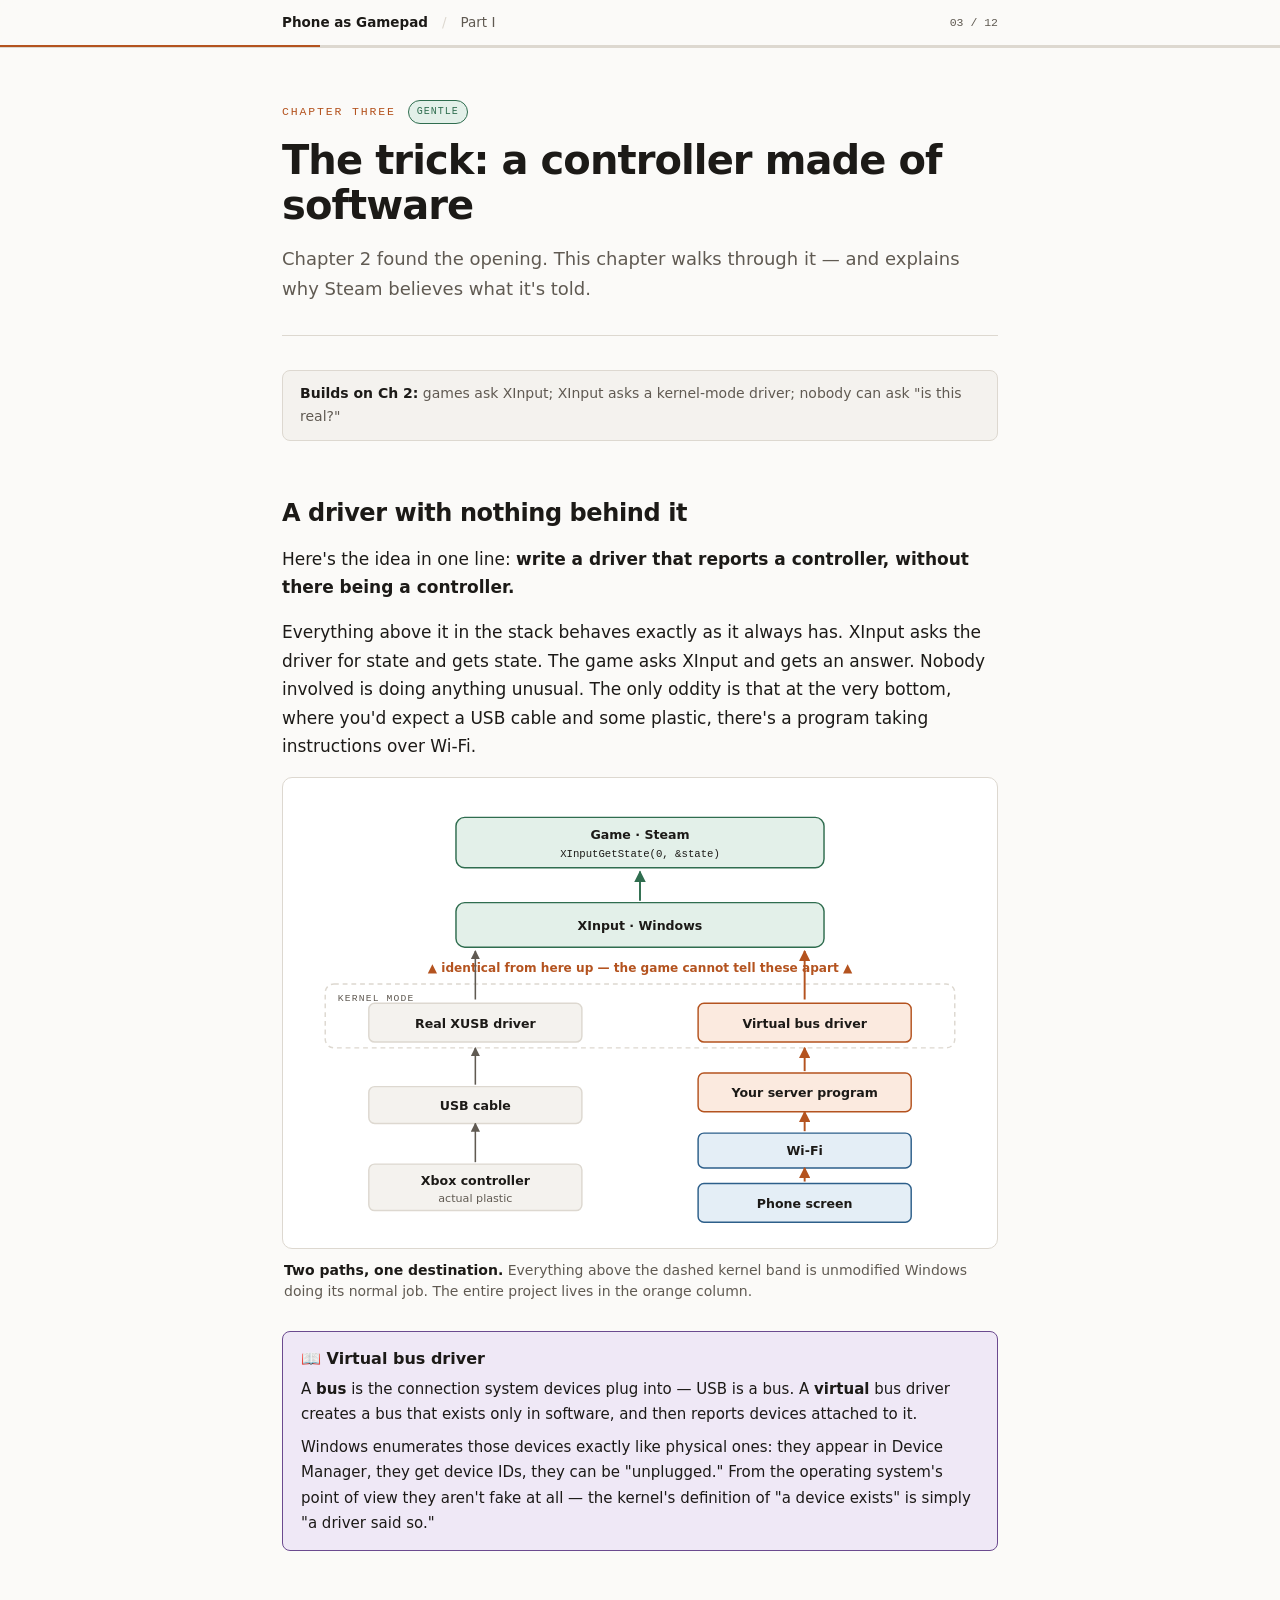
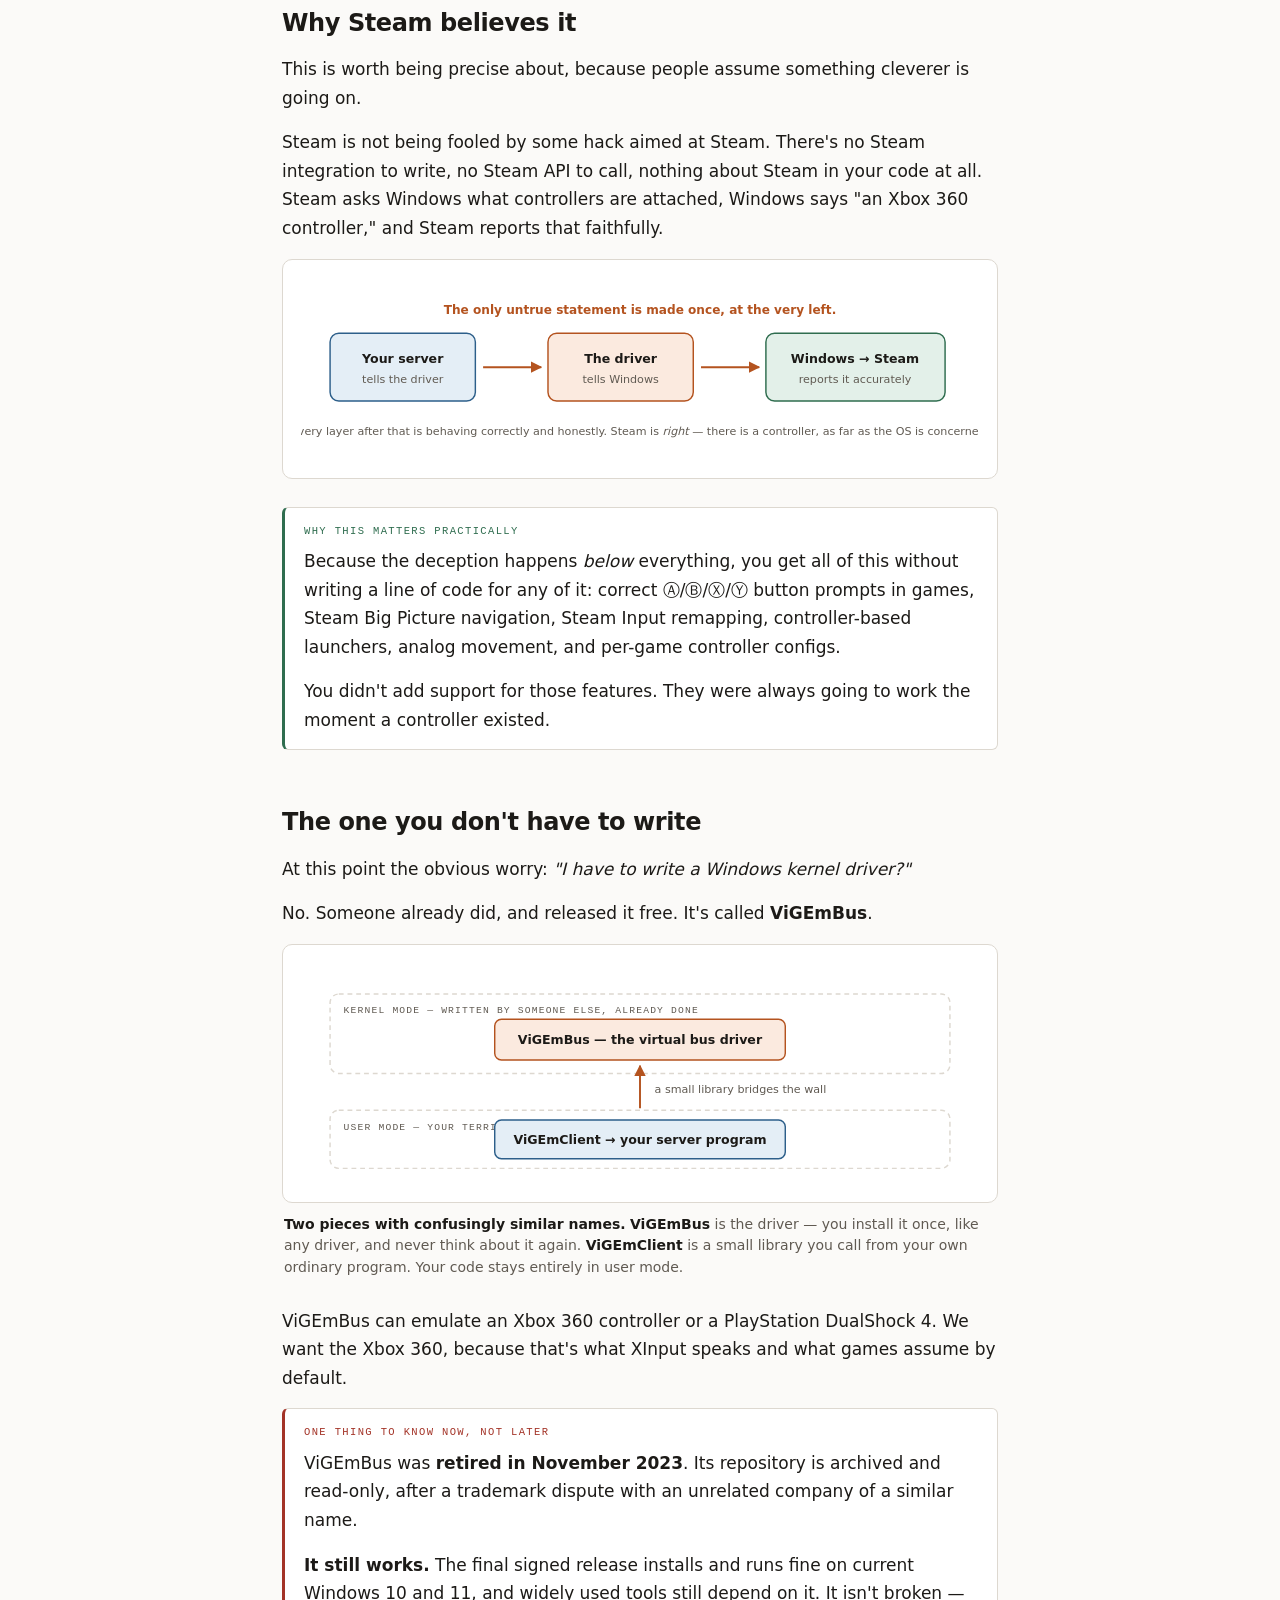
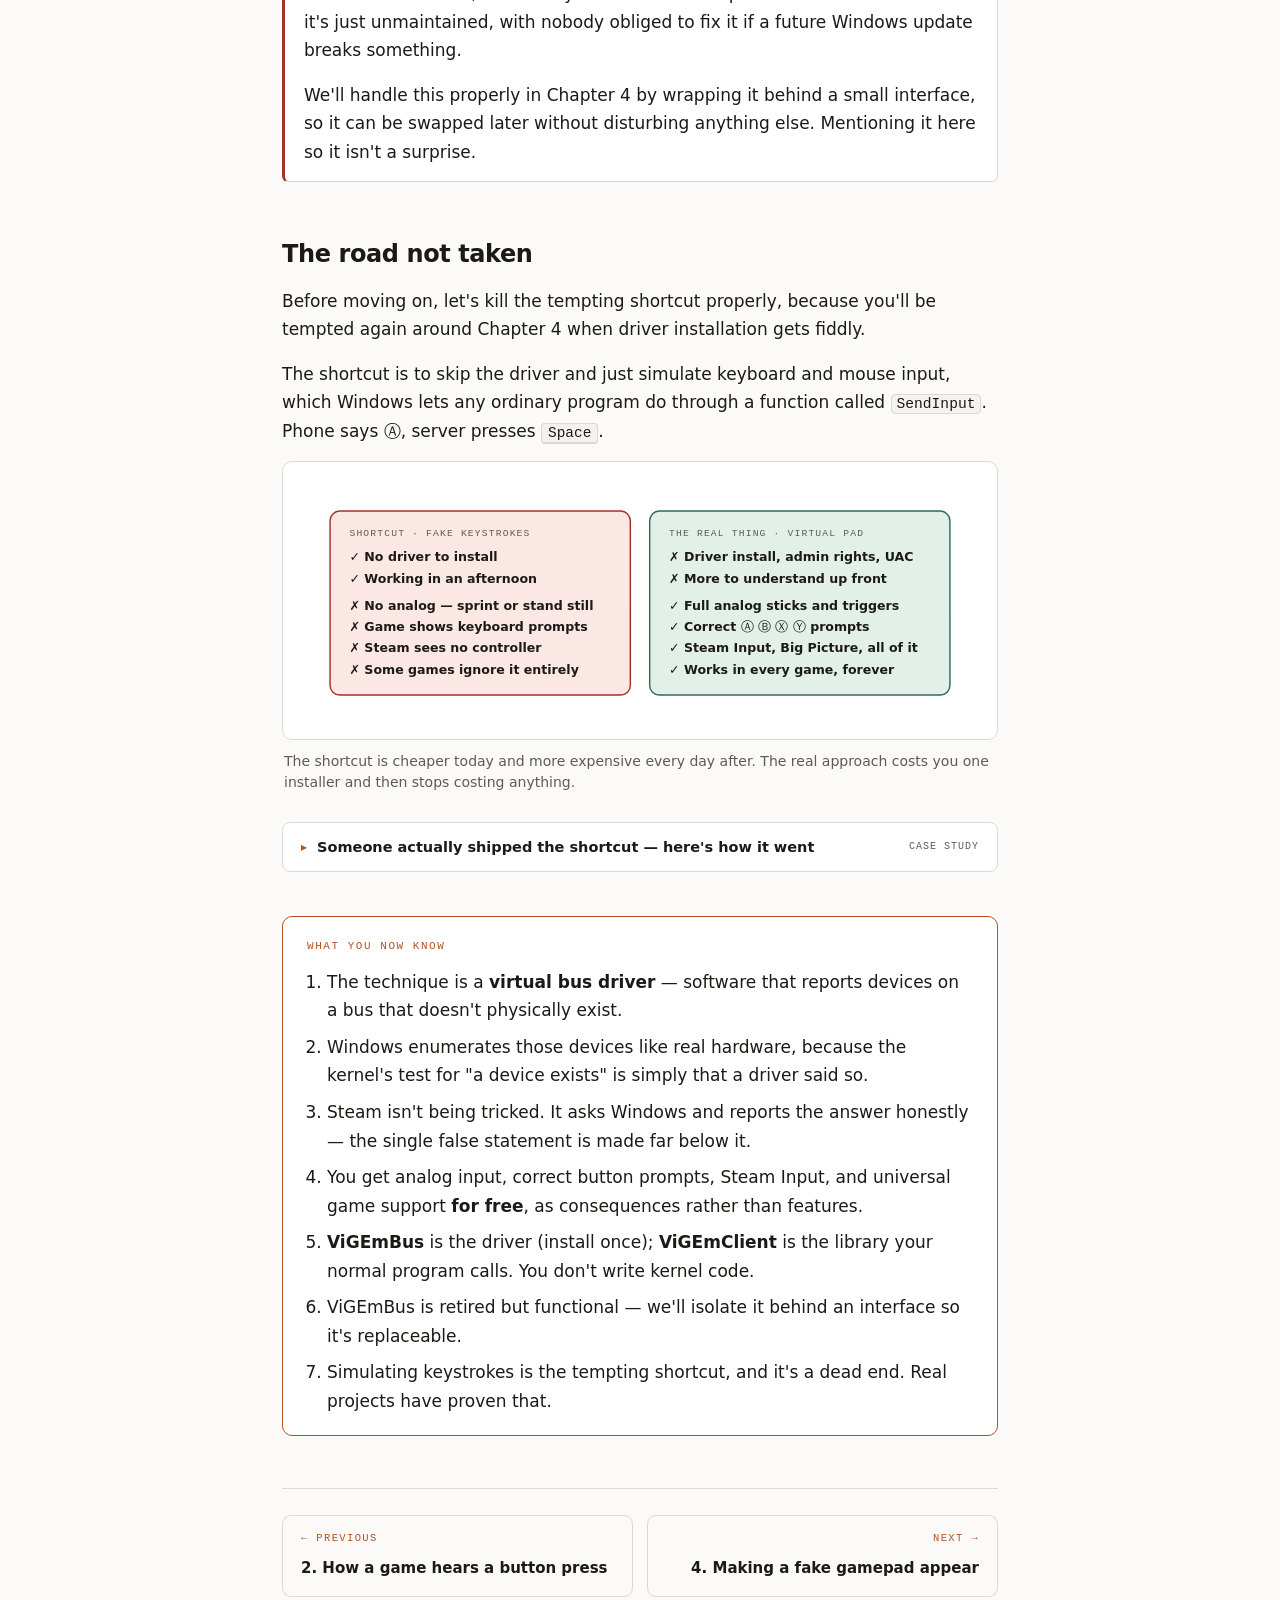
<file: ch03.html>
<!doctype html>
<html lang="en">
<head>
<meta charset="utf-8">
<meta name="viewport" content="width=device-width, initial-scale=1">
<title>Ch 3 — The trick: a controller made of software</title>
<link rel="stylesheet" href="book.css">
</head>
<body>

<div class="topbar">
  <div class="topbar-inner">
    <a href="index.html" class="home">Phone as Gamepad</a>
    <span class="sep">/</span>
    <a href="index.html">Part I</a>
    <span class="now">03 / 12</span>
  </div>
  <div class="progress"><div style="width:25%"></div></div>
</div>

<div class="wrap">

<div class="chead">
  <div class="ch-n">Chapter Three <span class="badge b-1">gentle</span></div>
  <h1>The trick: a controller made of software</h1>
  <p class="lede">Chapter 2 found the opening. This chapter walks through it — and explains why Steam believes what it's told.</p>
</div>

<div class="prereq"><b>Builds on Ch 2:</b> games ask XInput; XInput asks a kernel-mode driver; nobody can ask "is this real?"</div>

<h2>A driver with nothing behind it</h2>

<p>Here's the idea in one line: <strong>write a driver that reports a controller, without there being a controller.</strong></p>

<p>Everything above it in the stack behaves exactly as it always has. XInput asks the driver for state and gets state. The game asks XInput and gets an answer. Nobody involved is doing anything unusual. The only oddity is that at the very bottom, where you'd expect a USB cable and some plastic, there's a program taking instructions over Wi-Fi.</p>

<figure>
<div class="fig">
<svg viewBox="0 0 700 450" role="img" aria-label="Real and virtual controller paths converging at XInput">
  <rect class="s-box-g" x="160" y="20" width="380" height="52" rx="9"/>
  <text class="s-t" x="350" y="42" text-anchor="middle" font-size="15">Game · Steam</text>
  <text class="s-t-mono" x="350" y="61" text-anchor="middle">XInputGetState(0, &amp;state)</text>

  <path class="s-arr-g" d="M350 106 V76" marker-end="url(#f0)"/>

  <rect class="s-box-g" x="160" y="108" width="380" height="46" rx="9"/>
  <text class="s-t" x="350" y="136" text-anchor="middle">XInput · Windows</text>

  <text class="s-em" x="350" y="180" text-anchor="middle">▲  identical from here up — the game cannot tell these apart  ▲</text>

  <rect class="s-zone" x="25" y="192" width="650" height="66" rx="9"/>
  <text class="s-lbl" x="38" y="210">kernel mode</text>

  <!-- left -->
  <rect class="s-box" x="70" y="212" width="220" height="40" rx="6"/>
  <text class="s-t" x="180" y="237" text-anchor="middle">Real XUSB driver</text>
  <path class="s-arr" d="M180 208 V158" marker-end="url(#f1)"/>

  <rect class="s-box" x="70" y="298" width="220" height="38" rx="6"/>
  <text class="s-t" x="180" y="322" text-anchor="middle">USB cable</text>
  <path class="s-arr" d="M180 296 V258" marker-end="url(#f1)"/>

  <rect class="s-box" x="70" y="378" width="220" height="48" rx="6"/>
  <text class="s-t" x="180" y="400" text-anchor="middle">Xbox controller</text>
  <text class="s-t-sm" x="180" y="417" text-anchor="middle">actual plastic</text>
  <path class="s-arr" d="M180 376 V336" marker-end="url(#f1)"/>

  <!-- right -->
  <rect class="s-box-a" x="410" y="212" width="220" height="40" rx="6"/>
  <text class="s-t" x="520" y="237" text-anchor="middle">Virtual bus driver</text>
  <path class="s-arr-a" d="M520 208 V158" marker-end="url(#f2)"/>

  <rect class="s-box-a" x="410" y="284" width="220" height="40" rx="6"/>
  <text class="s-t" x="520" y="309" text-anchor="middle">Your server program</text>
  <path class="s-arr-a" d="M520 282 V258" marker-end="url(#f2)"/>

  <rect class="s-box-b" x="410" y="346" width="220" height="36" rx="6"/>
  <text class="s-t" x="520" y="369" text-anchor="middle">Wi-Fi</text>
  <path class="s-arr-a" d="M520 344 V324" marker-end="url(#f2)"/>

  <rect class="s-box-b" x="410" y="398" width="220" height="40" rx="6"/>
  <text class="s-t" x="520" y="423" text-anchor="middle">Phone screen</text>
  <path class="s-arr-a" d="M520 396 V382" marker-end="url(#f2)"/>

  <defs>
    <marker id="f0" viewBox="0 0 10 10" refX="9" refY="5" markerWidth="6" markerHeight="6" orient="auto">
      <path d="M0 0 L10 5 L0 10 z" fill="var(--green)"/></marker>
    <marker id="f1" viewBox="0 0 10 10" refX="9" refY="5" markerWidth="6" markerHeight="6" orient="auto">
      <path d="M0 0 L10 5 L0 10 z" fill="var(--dim)"/></marker>
    <marker id="f2" viewBox="0 0 10 10" refX="9" refY="5" markerWidth="6" markerHeight="6" orient="auto">
      <path d="M0 0 L10 5 L0 10 z" fill="var(--accent)"/></marker>
  </defs>
</svg>
</div>
<figcaption><b>Two paths, one destination.</b> Everything above the dashed kernel band is unmodified Windows doing its normal job. The entire project lives in the orange column.</figcaption>
</figure>

<div class="define">
  <span class="term">Virtual bus driver</span>
  <p>A <strong>bus</strong> is the connection system devices plug into — USB is a bus. A <strong>virtual</strong> bus driver creates a bus that exists only in software, and then reports devices attached to it.</p>
  <p>Windows enumerates those devices exactly like physical ones: they appear in Device Manager, they get device IDs, they can be "unplugged." From the operating system's point of view they aren't fake at all — the kernel's definition of "a device exists" is simply "a driver said so."</p>
</div>

<h2>Why Steam believes it</h2>

<p>This is worth being precise about, because people assume something cleverer is going on.</p>

<p>Steam is not being fooled by some hack aimed at Steam. There's no Steam integration to write, no Steam API to call, nothing about Steam in your code at all. Steam asks Windows what controllers are attached, Windows says "an Xbox 360 controller," and Steam reports that faithfully.</p>

<figure>
<div class="fig">
<svg viewBox="0 0 700 190" role="img" aria-label="Steam is telling the truth about what Windows told it">
  <rect class="s-box-b" x="30" y="55" width="150" height="70" rx="9"/>
  <text class="s-t" x="105" y="86" text-anchor="middle">Your server</text>
  <text class="s-t-sm" x="105" y="106" text-anchor="middle">tells the driver</text>

  <path class="s-arr-a" d="M188 90 H248" marker-end="url(#g1)"/>

  <rect class="s-box-a" x="255" y="55" width="150" height="70" rx="9"/>
  <text class="s-t" x="330" y="86" text-anchor="middle">The driver</text>
  <text class="s-t-sm" x="330" y="106" text-anchor="middle">tells Windows</text>

  <path class="s-arr-a" d="M413 90 H473" marker-end="url(#g1)"/>

  <rect class="s-box-g" x="480" y="55" width="185" height="70" rx="9"/>
  <text class="s-t" x="572" y="86" text-anchor="middle">Windows → Steam</text>
  <text class="s-t-sm" x="572" y="106" text-anchor="middle">reports it accurately</text>

  <text class="s-em" x="350" y="35" text-anchor="middle">The only untrue statement is made once, at the very left.</text>
  <text class="s-t-sm" x="350" y="160" text-anchor="middle">Every layer after that is behaving correctly and honestly. Steam is <tspan font-style="italic">right</tspan> — there is a controller, as far as the OS is concerned.</text>
  <defs><marker id="g1" viewBox="0 0 10 10" refX="9" refY="5" markerWidth="6" markerHeight="6" orient="auto">
    <path d="M0 0 L10 5 L0 10 z" fill="var(--accent)"/></marker></defs>
</svg>
</div>
</figure>

<div class="box good">
  <span class="lb">Why this matters practically</span>
  <p>Because the deception happens <em>below</em> everything, you get all of this without writing a line of code for any of it: correct Ⓐ/Ⓑ/Ⓧ/Ⓨ button prompts in games, Steam Big Picture navigation, Steam Input remapping, controller-based launchers, analog movement, and per-game controller configs.</p>
  <p>You didn't add support for those features. They were always going to work the moment a controller existed.</p>
</div>

<h2>The one you don't have to write</h2>

<p>At this point the obvious worry: <em>"I have to write a Windows kernel driver?"</em></p>

<p>No. Someone already did, and released it free. It's called <strong>ViGEmBus</strong>.</p>

<figure>
<div class="fig">
<svg viewBox="0 0 700 230" role="img" aria-label="ViGEmBus and ViGEmClient split across the kernel boundary">
  <rect class="s-zone" x="30" y="30" width="640" height="82" rx="9"/>
  <text class="s-lbl" x="44" y="50">kernel mode — written by someone else, already done</text>
  <rect class="s-box-a" x="200" y="56" width="300" height="42" rx="7"/>
  <text class="s-t" x="350" y="82" text-anchor="middle">ViGEmBus — the virtual bus driver</text>

  <path class="s-arr-a" d="M350 148 V104" marker-end="url(#h1)"/>
  <text class="s-t-sm" x="365" y="132">a small library bridges the wall</text>

  <rect class="s-zone" x="30" y="150" width="640" height="60" rx="9"/>
  <text class="s-lbl" x="44" y="170">user mode — your territory</text>
  <rect class="s-box-b" x="200" y="160" width="300" height="40" rx="7"/>
  <text class="s-t" x="350" y="185" text-anchor="middle">ViGEmClient → your server program</text>

  <defs><marker id="h1" viewBox="0 0 10 10" refX="9" refY="5" markerWidth="6" markerHeight="6" orient="auto">
    <path d="M0 0 L10 5 L0 10 z" fill="var(--accent)"/></marker></defs>
</svg>
</div>
<figcaption><b>Two pieces with confusingly similar names.</b> <b>ViGEmBus</b> is the driver — you install it once, like any driver, and never think about it again. <b>ViGEmClient</b> is a small library you call from your own ordinary program. Your code stays entirely in user mode.</figcaption>
</figure>

<p>ViGEmBus can emulate an Xbox 360 controller or a PlayStation DualShock 4. We want the Xbox 360, because that's what XInput speaks and what games assume by default.</p>

<div class="box warn">
  <span class="lb">One thing to know now, not later</span>
  <p>ViGEmBus was <strong>retired in November 2023</strong>. Its repository is archived and read-only, after a trademark dispute with an unrelated company of a similar name.</p>
  <p><strong>It still works.</strong> The final signed release installs and runs fine on current Windows 10 and 11, and widely used tools still depend on it. It isn't broken — it's just unmaintained, with nobody obliged to fix it if a future Windows update breaks something.</p>
  <p>We'll handle this properly in Chapter 4 by wrapping it behind a small interface, so it can be swapped later without disturbing anything else. Mentioning it here so it isn't a surprise.</p>
</div>

<h2>The road not taken</h2>

<p>Before moving on, let's kill the tempting shortcut properly, because you'll be tempted again around Chapter 4 when driver installation gets fiddly.</p>

<p>The shortcut is to skip the driver and just simulate keyboard and mouse input, which Windows lets any ordinary program do through a function called <code>SendInput</code>. Phone says Ⓐ, server presses <kbd>Space</kbd>.</p>

<figure>
<div class="fig">
<svg viewBox="0 0 700 250" role="img" aria-label="Comparison of keyboard simulation versus virtual controller">
  <rect class="s-box-r" x="30" y="30" width="310" height="190" rx="10"/>
  <text class="s-lbl" x="50" y="56">shortcut · fake keystrokes</text>
  <text class="s-t" x="50" y="82">✓  No driver to install</text>
  <text class="s-t" x="50" y="104">✓  Working in an afternoon</text>
  <text class="s-t" x="50" y="132" fill="var(--red)">✗  No analog — sprint or stand still</text>
  <text class="s-t" x="50" y="154" fill="var(--red)">✗  Game shows keyboard prompts</text>
  <text class="s-t" x="50" y="176" fill="var(--red)">✗  Steam sees no controller</text>
  <text class="s-t" x="50" y="198" fill="var(--red)">✗  Some games ignore it entirely</text>

  <rect class="s-box-g" x="360" y="30" width="310" height="190" rx="10"/>
  <text class="s-lbl" x="380" y="56">the real thing · virtual pad</text>
  <text class="s-t" x="380" y="82" fill="var(--red)">✗  Driver install, admin rights, UAC</text>
  <text class="s-t" x="380" y="104" fill="var(--red)">✗  More to understand up front</text>
  <text class="s-t" x="380" y="132">✓  Full analog sticks and triggers</text>
  <text class="s-t" x="380" y="154">✓  Correct Ⓐ Ⓑ Ⓧ Ⓨ prompts</text>
  <text class="s-t" x="380" y="176">✓  Steam Input, Big Picture, all of it</text>
  <text class="s-t" x="380" y="198">✓  Works in every game, forever</text>
</svg>
</div>
<figcaption>The shortcut is cheaper today and more expensive every day after. The real approach costs you one installer and then stops costing anything.</figcaption>
</figure>

<details>
<summary>Someone actually shipped the shortcut — here's how it went<span class="tag">case study</span></summary>
<div class="dd">
<p><a href="https://kitswas.github.io/VirtualGamePad/">VirtualGamePad</a> is a well-made open-source project in exactly this space. It deliberately refuses to ship a driver, because it wants to be a portable download with no installer — a genuinely appealing goal, and it's how they get onto F-Droid.</p>
<p>The consequence: its reliable, default mode is keyboard/mouse mapping. Its actual gamepad mode is listed on its own roadmap under ongoing experiments as <em>"implemented but experiencing crashes."</em></p>
<p>This isn't a criticism of them — it's a clean demonstration that the trade-off is real and unavoidable. You cannot have both a driverless install and a dependable virtual controller. Pick one deliberately. We're picking the controller. Full analysis in Chapter 12.</p>
</div>
</details>

<div class="recap">
  <span class="lb">What you now know</span>
  <ol>
    <li>The technique is a <strong>virtual bus driver</strong> — software that reports devices on a bus that doesn't physically exist.</li>
    <li>Windows enumerates those devices like real hardware, because the kernel's test for "a device exists" is simply that a driver said so.</li>
    <li>Steam isn't being tricked. It asks Windows and reports the answer honestly — the single false statement is made far below it.</li>
    <li>You get analog input, correct button prompts, Steam Input, and universal game support <strong>for free</strong>, as consequences rather than features.</li>
    <li><strong>ViGEmBus</strong> is the driver (install once); <strong>ViGEmClient</strong> is the library your normal program calls. You don't write kernel code.</li>
    <li>ViGEmBus is retired but functional — we'll isolate it behind an interface so it's replaceable.</li>
    <li>Simulating keystrokes is the tempting shortcut, and it's a dead end. Real projects have proven that.</li>
  </ol>
</div>

<div class="chnav">
  <a href="ch02.html"><span class="dir">← Previous</span><span class="ttl">2. How a game hears a button press</span></a>
  <a href="ch04.html" class="next"><span class="dir">Next →</span><span class="ttl">4. Making a fake gamepad appear</span></a>
</div>

</div>
</body>
</html>
</file>
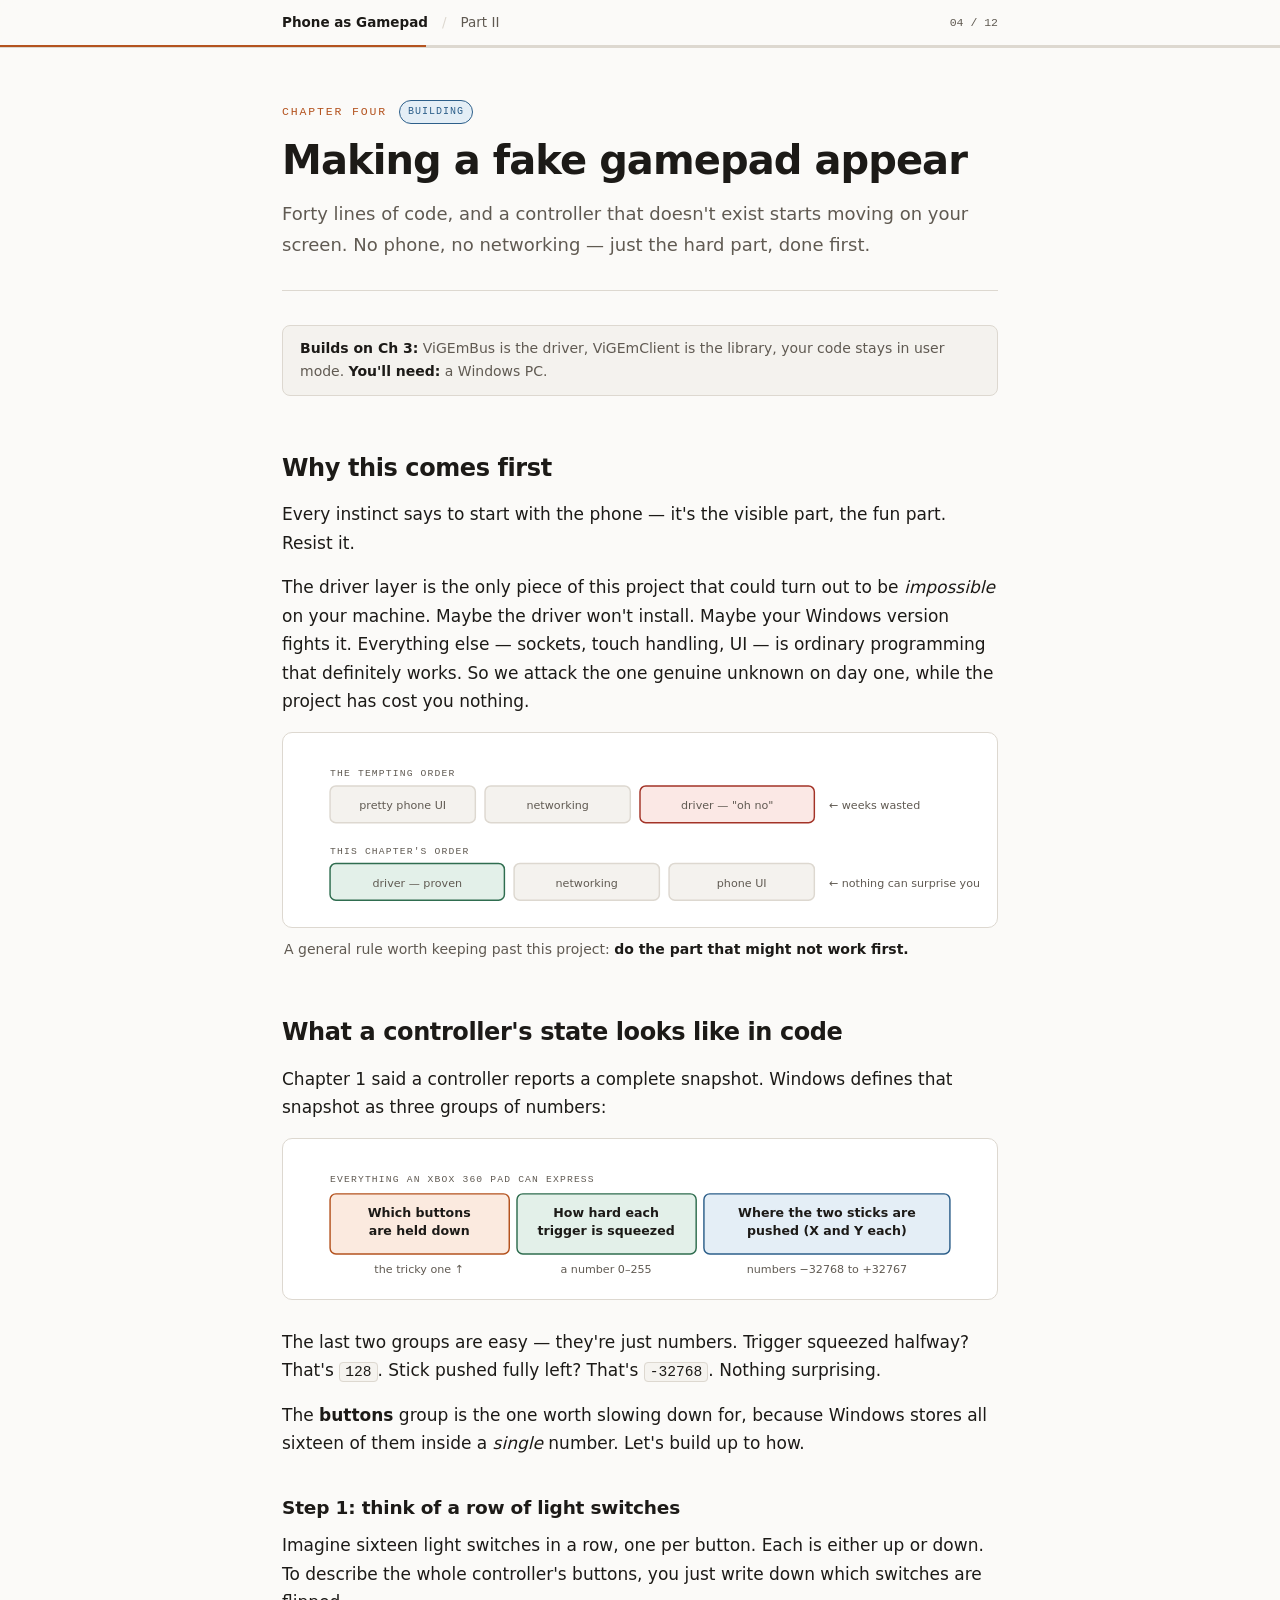
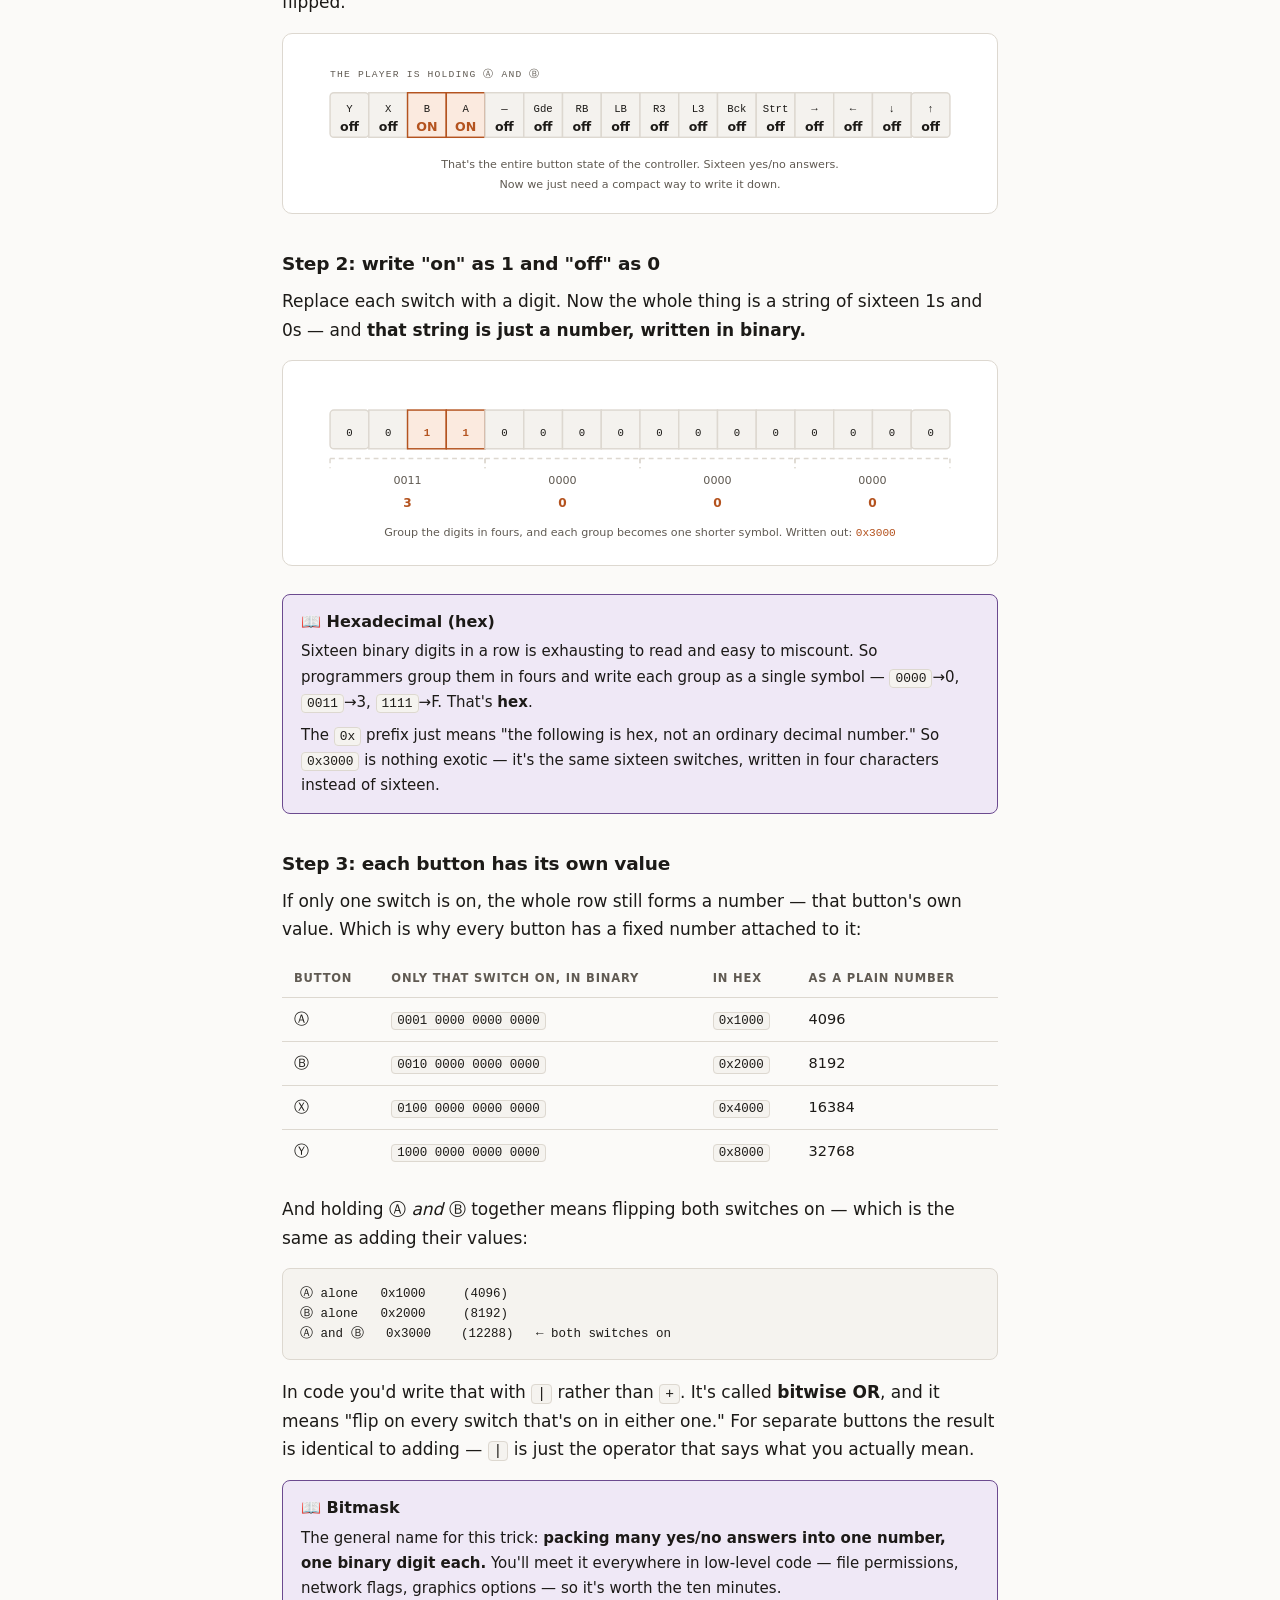
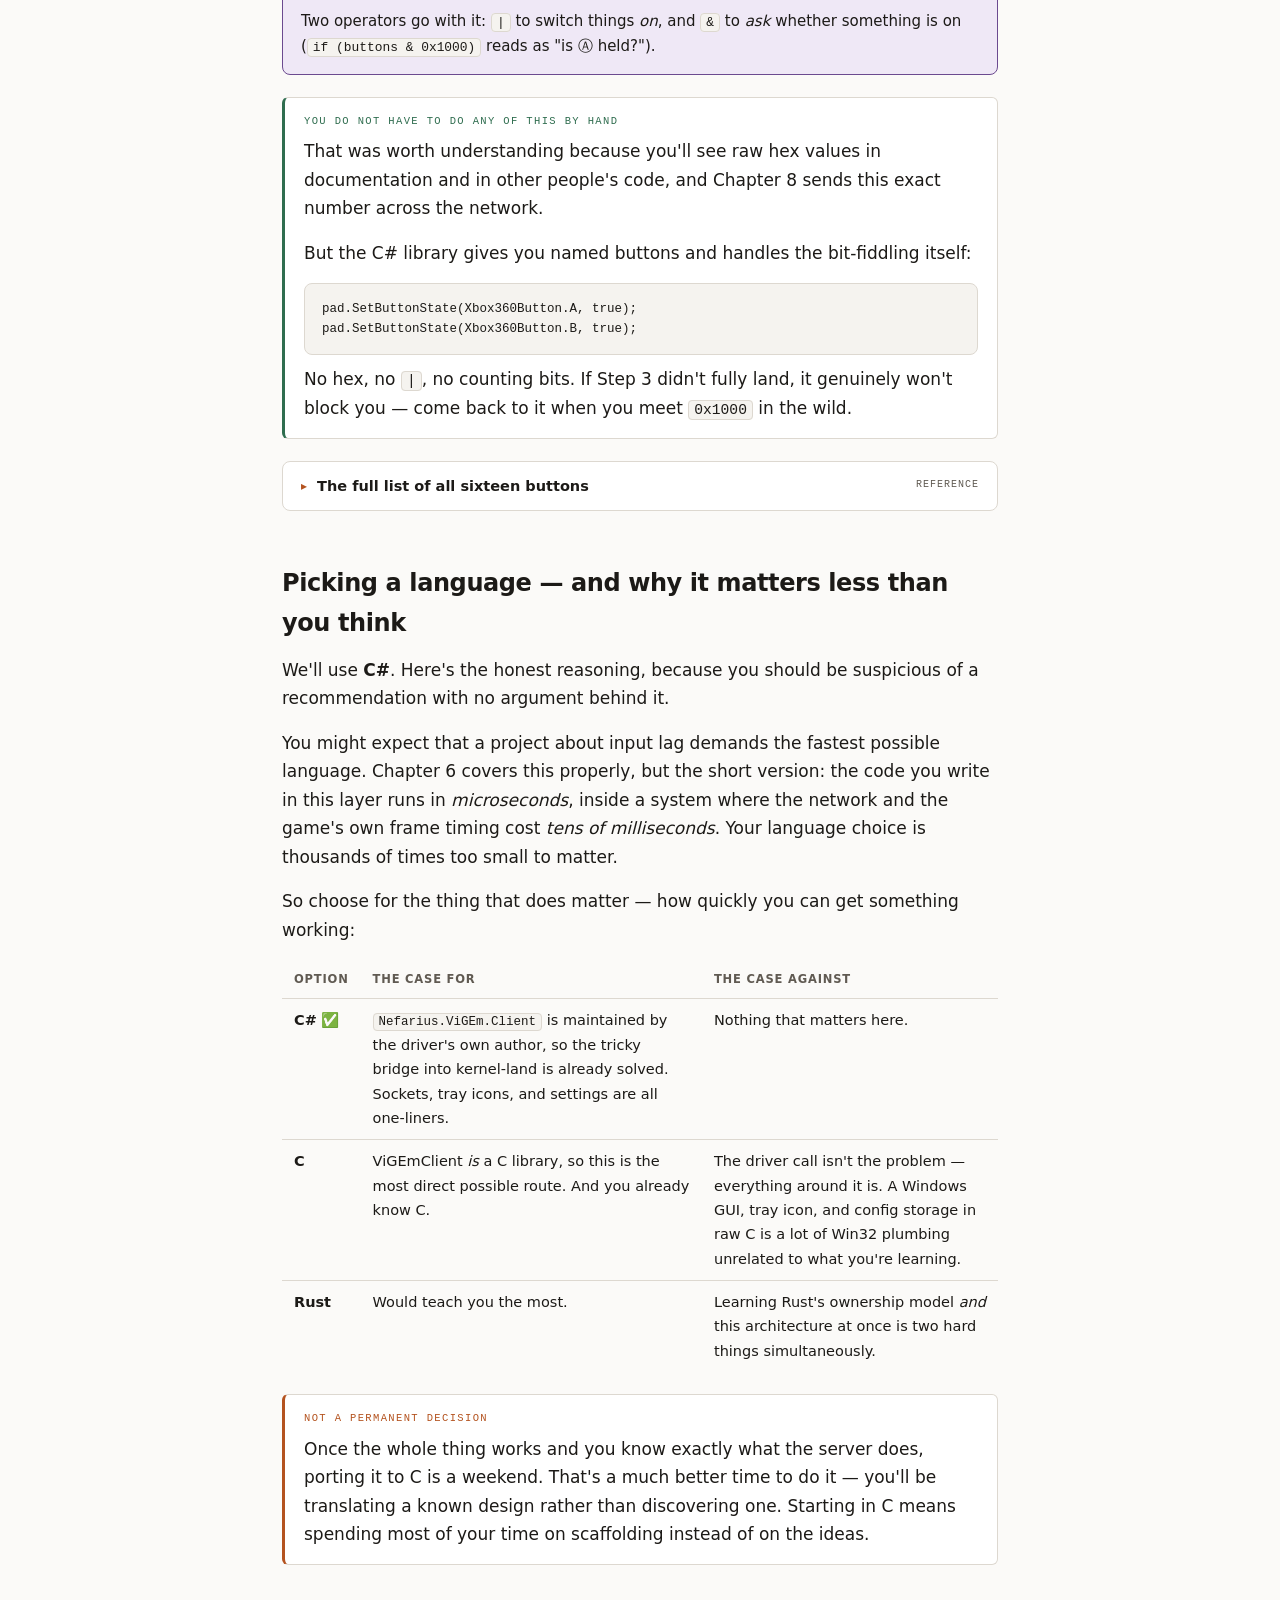
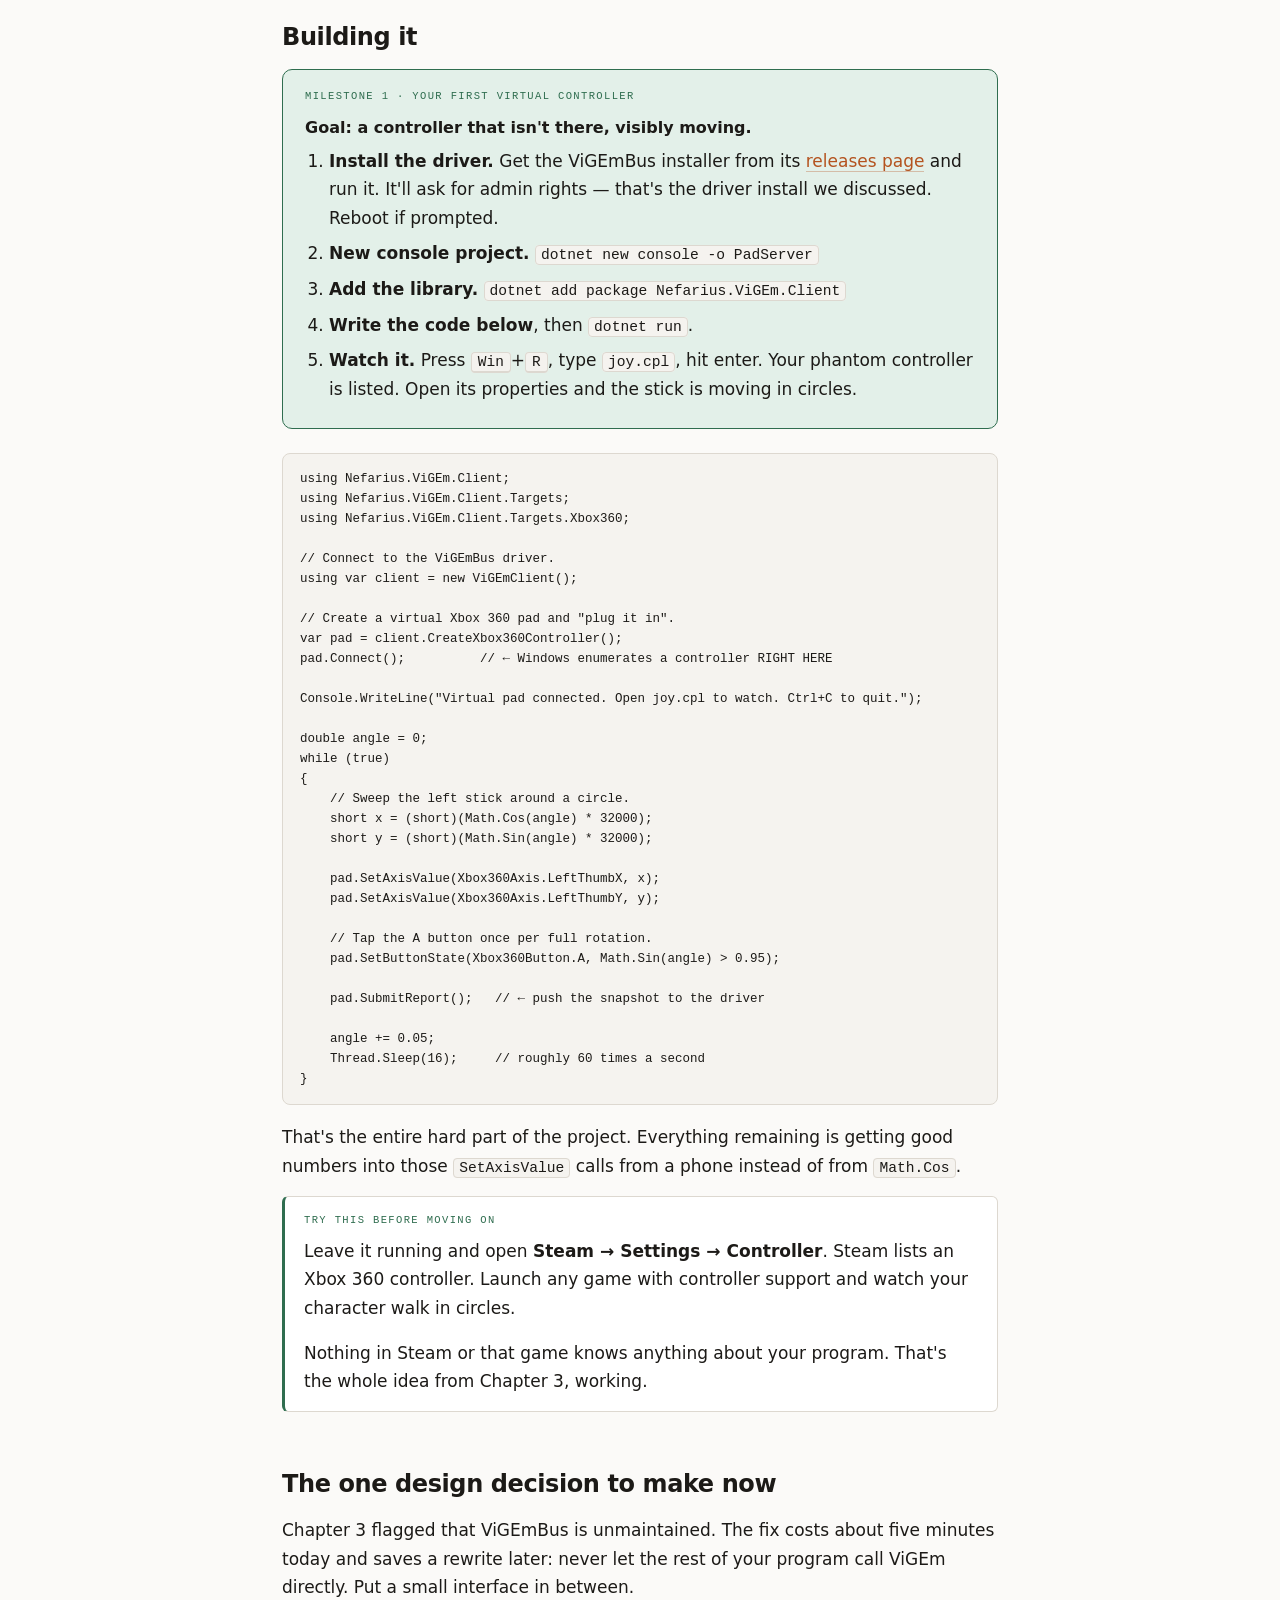
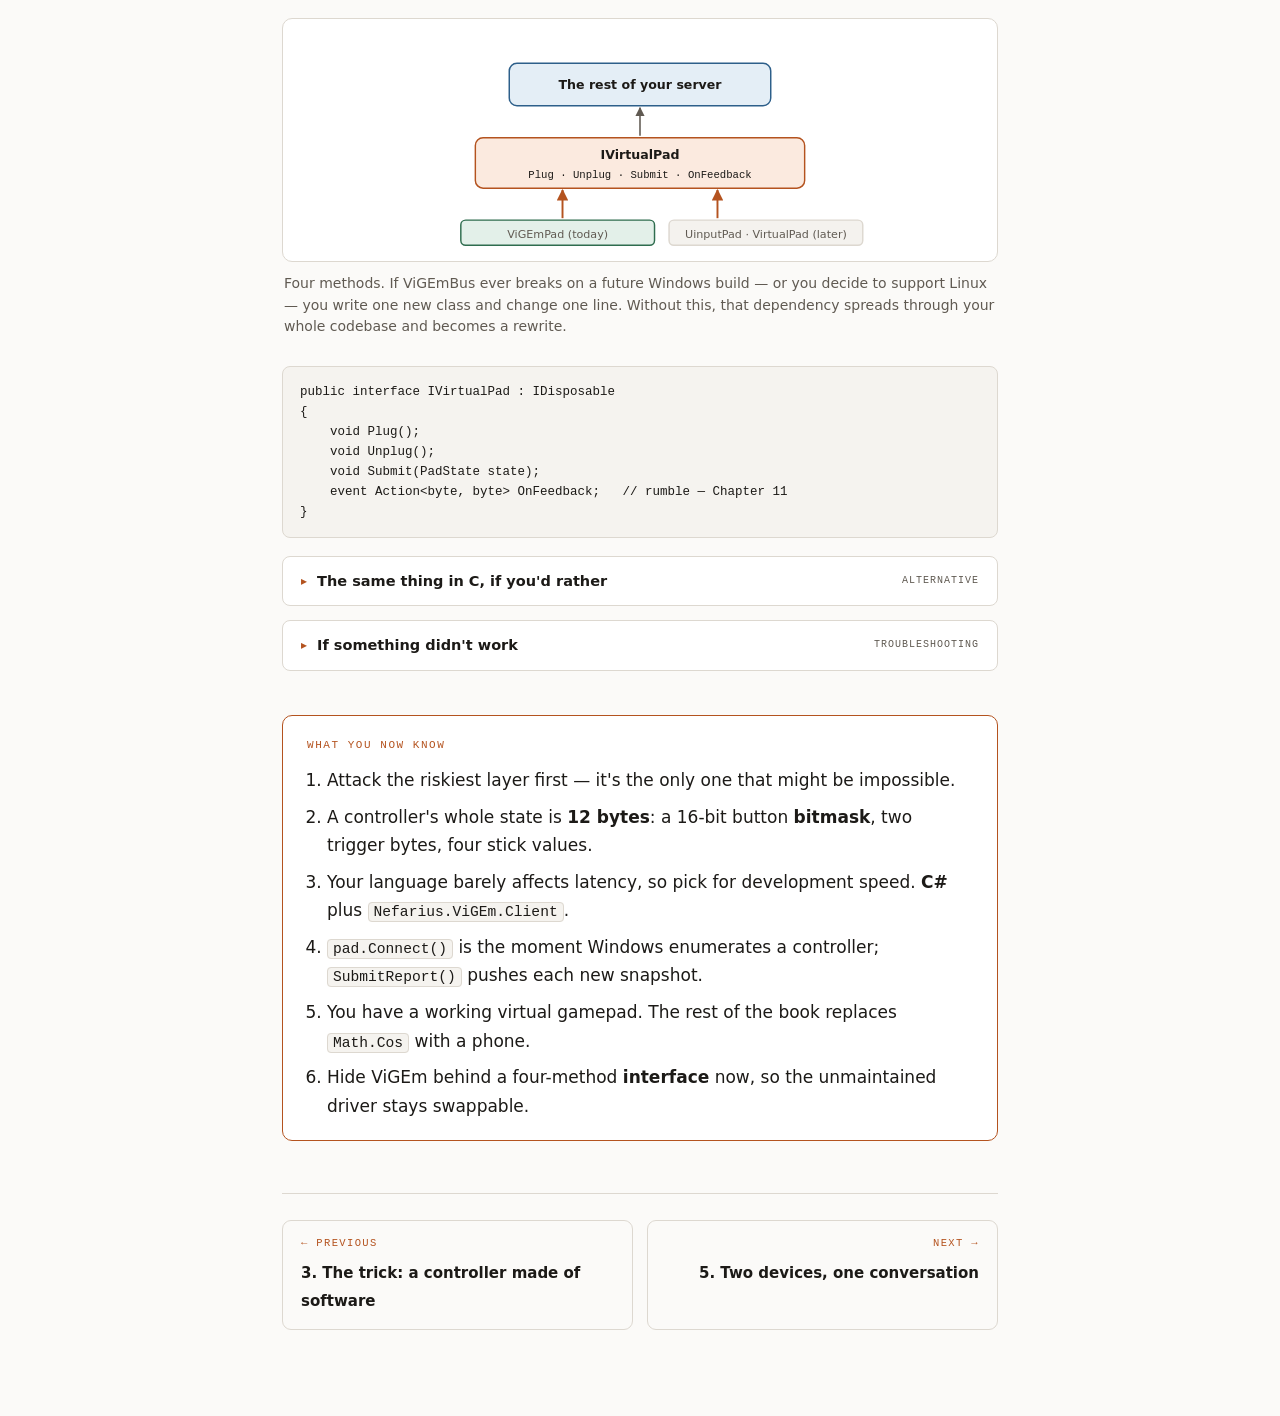
<file: ch04.html>
<!doctype html>
<html lang="en">
<head>
<meta charset="utf-8">
<meta name="viewport" content="width=device-width, initial-scale=1">
<title>Ch 4 — Making a fake gamepad appear</title>
<link rel="stylesheet" href="book.css">
</head>
<body>

<div class="topbar">
  <div class="topbar-inner">
    <a href="index.html" class="home">Phone as Gamepad</a>
    <span class="sep">/</span>
    <a href="index.html">Part II</a>
    <span class="now">04 / 12</span>
  </div>
  <div class="progress"><div style="width:33.3%"></div></div>
</div>

<div class="wrap">

<div class="chead">
  <div class="ch-n">Chapter Four <span class="badge b-2">building</span></div>
  <h1>Making a fake gamepad appear</h1>
  <p class="lede">Forty lines of code, and a controller that doesn't exist starts moving on your screen. No phone, no networking — just the hard part, done first.</p>
</div>

<div class="prereq"><b>Builds on Ch 3:</b> ViGEmBus is the driver, ViGEmClient is the library, your code stays in user mode. <b>You'll need:</b> a Windows PC.</div>

<h2>Why this comes first</h2>

<p>Every instinct says to start with the phone — it's the visible part, the fun part. Resist it.</p>

<p>The driver layer is the only piece of this project that could turn out to be <em>impossible</em> on your machine. Maybe the driver won't install. Maybe your Windows version fights it. Everything else — sockets, touch handling, UI — is ordinary programming that definitely works. So we attack the one genuine unknown on day one, while the project has cost you nothing.</p>

<figure>
<div class="fig">
<svg viewBox="0 0 700 165" role="img" aria-label="Risk-first build ordering">
  <text class="s-lbl" x="30" y="24">the tempting order</text>
  <rect class="s-box" x="30" y="34" width="150" height="38" rx="6"/>
  <text class="s-t-sm" x="105" y="58" text-anchor="middle">pretty phone UI</text>
  <rect class="s-box" x="190" y="34" width="150" height="38" rx="6"/>
  <text class="s-t-sm" x="265" y="58" text-anchor="middle">networking</text>
  <rect class="s-box-r" x="350" y="34" width="180" height="38" rx="6"/>
  <text class="s-t-sm" x="440" y="58" text-anchor="middle">driver — "oh no"</text>
  <text class="s-t-sm" x="545" y="58" fill="var(--red)">← weeks wasted</text>

  <text class="s-lbl" x="30" y="104">this chapter's order</text>
  <rect class="s-box-g" x="30" y="114" width="180" height="38" rx="6"/>
  <text class="s-t-sm" x="120" y="138" text-anchor="middle">driver — proven</text>
  <rect class="s-box" x="220" y="114" width="150" height="38" rx="6"/>
  <text class="s-t-sm" x="295" y="138" text-anchor="middle">networking</text>
  <rect class="s-box" x="380" y="114" width="150" height="38" rx="6"/>
  <text class="s-t-sm" x="455" y="138" text-anchor="middle">phone UI</text>
  <text class="s-t-sm" x="545" y="138" fill="var(--green)">← nothing can surprise you</text>
</svg>
</div>
<figcaption>A general rule worth keeping past this project: <b>do the part that might not work first.</b></figcaption>
</figure>

<h2>What a controller's state looks like in code</h2>

<p>Chapter 1 said a controller reports a complete snapshot. Windows defines that snapshot as three groups of numbers:</p>

<figure>
<div class="fig">
<svg viewBox="0 0 700 130" role="img" aria-label="The three parts of a controller snapshot">
  <text class="s-lbl" x="30" y="24">everything an Xbox 360 pad can express</text>

  <rect class="s-box-a" x="30" y="36" width="185" height="62" rx="6"/>
  <text class="s-t" x="122" y="60" text-anchor="middle">Which buttons</text>
  <text class="s-t" x="122" y="78" text-anchor="middle">are held down</text>

  <rect class="s-box-g" x="223" y="36" width="185" height="62" rx="6"/>
  <text class="s-t" x="315" y="60" text-anchor="middle">How hard each</text>
  <text class="s-t" x="315" y="78" text-anchor="middle">trigger is squeezed</text>

  <rect class="s-box-b" x="416" y="36" width="254" height="62" rx="6"/>
  <text class="s-t" x="543" y="60" text-anchor="middle">Where the two sticks are</text>
  <text class="s-t" x="543" y="78" text-anchor="middle">pushed (X and Y each)</text>

  <text class="s-t-sm" x="122" y="118" text-anchor="middle">the tricky one ↑</text>
  <text class="s-t-sm" x="315" y="118" text-anchor="middle">a number 0–255</text>
  <text class="s-t-sm" x="543" y="118" text-anchor="middle">numbers −32768 to +32767</text>
</svg>
</div>
</figure>

<p>The last two groups are easy — they're just numbers. Trigger squeezed halfway? That's <code>128</code>. Stick pushed fully left? That's <code>-32768</code>. Nothing surprising.</p>

<p>The <strong>buttons</strong> group is the one worth slowing down for, because Windows stores all sixteen of them inside a <em>single</em> number. Let's build up to how.</p>

<h3>Step 1: think of a row of light switches</h3>

<p>Imagine sixteen light switches in a row, one per button. Each is either up or down. To describe the whole controller's buttons, you just write down which switches are flipped.</p>

<figure>
<div class="fig">
<svg viewBox="0 0 700 150" role="img" aria-label="Sixteen labelled switches, with A and B flipped on">
  <text class="s-lbl" x="30" y="24">the player is holding Ⓐ and Ⓑ</text>

  <g>
    <rect class="s-box" x="30"  y="40" width="40" height="46" rx="4"/>
    <rect class="s-box" x="70"  y="40" width="40" height="46"/>
    <rect class="s-box-a" x="110" y="40" width="40" height="46"/>
    <rect class="s-box-a" x="150" y="40" width="40" height="46"/>
    <rect class="s-box" x="190" y="40" width="40" height="46"/>
    <rect class="s-box" x="230" y="40" width="40" height="46"/>
    <rect class="s-box" x="270" y="40" width="40" height="46"/>
    <rect class="s-box" x="310" y="40" width="40" height="46"/>
    <rect class="s-box" x="350" y="40" width="40" height="46"/>
    <rect class="s-box" x="390" y="40" width="40" height="46"/>
    <rect class="s-box" x="430" y="40" width="40" height="46"/>
    <rect class="s-box" x="470" y="40" width="40" height="46"/>
    <rect class="s-box" x="510" y="40" width="40" height="46"/>
    <rect class="s-box" x="550" y="40" width="40" height="46"/>
    <rect class="s-box" x="590" y="40" width="40" height="46"/>
    <rect class="s-box" x="630" y="40" width="40" height="46" rx="4"/>
  </g>

  <g class="s-t-mono" text-anchor="middle" font-size="10">
    <text x="50" y="60">Y</text>   <text x="90" y="60">X</text>
    <text x="130" y="60">B</text>  <text x="170" y="60">A</text>
    <text x="210" y="60">—</text>  <text x="250" y="60">Gde</text>
    <text x="290" y="60">RB</text> <text x="330" y="60">LB</text>
    <text x="370" y="60">R3</text> <text x="410" y="60">L3</text>
    <text x="450" y="60">Bck</text><text x="490" y="60">Strt</text>
    <text x="530" y="60">→</text>  <text x="570" y="60">←</text>
    <text x="610" y="60">↓</text>  <text x="650" y="60">↑</text>
  </g>

  <g class="s-t" text-anchor="middle" font-size="14">
    <text x="50" y="80">off</text>  <text x="90" y="80">off</text>
    <text x="130" y="80" fill="var(--accent)" font-weight="700">ON</text>
    <text x="170" y="80" fill="var(--accent)" font-weight="700">ON</text>
    <text x="210" y="80">off</text> <text x="250" y="80">off</text>
    <text x="290" y="80">off</text> <text x="330" y="80">off</text>
    <text x="370" y="80">off</text> <text x="410" y="80">off</text>
    <text x="450" y="80">off</text> <text x="490" y="80">off</text>
    <text x="530" y="80">off</text> <text x="570" y="80">off</text>
    <text x="610" y="80">off</text> <text x="650" y="80">off</text>
  </g>

  <text class="s-t-sm" x="350" y="118" text-anchor="middle">That's the entire button state of the controller. Sixteen yes/no answers.</text>
  <text class="s-t-sm" x="350" y="138" text-anchor="middle">Now we just need a compact way to write it down.</text>
</svg>
</div>
</figure>

<h3>Step 2: write "on" as 1 and "off" as 0</h3>

<p>Replace each switch with a digit. Now the whole thing is a string of sixteen 1s and 0s — and <strong>that string is just a number, written in binary.</strong></p>

<figure>
<div class="fig">
<svg viewBox="0 0 700 175" role="img" aria-label="The same switches written as binary digits, grouped into four hex digits">
  <g>
    <rect class="s-box" x="30"  y="30" width="40" height="40" rx="4"/>
    <rect class="s-box" x="70"  y="30" width="40" height="40"/>
    <rect class="s-box-a" x="110" y="30" width="40" height="40"/>
    <rect class="s-box-a" x="150" y="30" width="40" height="40"/>
    <rect class="s-box" x="190" y="30" width="40" height="40"/>
    <rect class="s-box" x="230" y="30" width="40" height="40"/>
    <rect class="s-box" x="270" y="30" width="40" height="40"/>
    <rect class="s-box" x="310" y="30" width="40" height="40"/>
    <rect class="s-box" x="350" y="30" width="40" height="40"/>
    <rect class="s-box" x="390" y="30" width="40" height="40"/>
    <rect class="s-box" x="430" y="30" width="40" height="40"/>
    <rect class="s-box" x="470" y="30" width="40" height="40"/>
    <rect class="s-box" x="510" y="30" width="40" height="40"/>
    <rect class="s-box" x="550" y="30" width="40" height="40"/>
    <rect class="s-box" x="590" y="30" width="40" height="40"/>
    <rect class="s-box" x="630" y="30" width="40" height="40" rx="4"/>
  </g>
  <g class="s-t-mono" text-anchor="middle" font-size="15">
    <text x="50" y="57">0</text>
    <text x="90" y="57">0</text>
    <text x="130" y="57" fill="var(--accent)" font-weight="700">1</text>
    <text x="170" y="57" fill="var(--accent)" font-weight="700">1</text>
    <text x="210" y="57">0</text><text x="250" y="57">0</text>
    <text x="290" y="57">0</text><text x="330" y="57">0</text>
    <text x="370" y="57">0</text><text x="410" y="57">0</text>
    <text x="450" y="57">0</text><text x="490" y="57">0</text>
    <text x="530" y="57">0</text><text x="570" y="57">0</text>
    <text x="610" y="57">0</text><text x="650" y="57">0</text>
  </g>

  <path class="s-zone" d="M30 80 H190 M30 80 V90 M190 80 V90"/>
  <path class="s-zone" d="M190 80 H350 M190 80 V90 M350 80 V90"/>
  <path class="s-zone" d="M350 80 H510 M350 80 V90 M510 80 V90"/>
  <path class="s-zone" d="M510 80 H670 M510 80 V90 M670 80 V90"/>

  <text class="s-t-sm" x="110" y="106" text-anchor="middle">0011</text>
  <text class="s-t-sm" x="270" y="106" text-anchor="middle">0000</text>
  <text class="s-t-sm" x="430" y="106" text-anchor="middle">0000</text>
  <text class="s-t-sm" x="590" y="106" text-anchor="middle">0000</text>

  <text class="s-em" x="110" y="130" text-anchor="middle" font-size="17">3</text>
  <text class="s-em" x="270" y="130" text-anchor="middle" font-size="17">0</text>
  <text class="s-em" x="430" y="130" text-anchor="middle" font-size="17">0</text>
  <text class="s-em" x="590" y="130" text-anchor="middle" font-size="17">0</text>

  <text class="s-t-sm" x="350" y="160" text-anchor="middle">Group the digits in fours, and each group becomes one shorter symbol. Written out: <tspan font-family="monospace" fill="var(--accent)">0x3000</tspan></text>
</svg>
</div>
</figure>

<div class="define">
  <span class="term">Hexadecimal (hex)</span>
  <p>Sixteen binary digits in a row is exhausting to read and easy to miscount. So programmers group them in fours and write each group as a single symbol — <code>0000</code>→0, <code>0011</code>→3, <code>1111</code>→F. That's <strong>hex</strong>.</p>
  <p>The <code>0x</code> prefix just means "the following is hex, not an ordinary decimal number." So <code>0x3000</code> is nothing exotic — it's the same sixteen switches, written in four characters instead of sixteen.</p>
</div>

<h3>Step 3: each button has its own value</h3>

<p>If only one switch is on, the whole row still forms a number — that button's own value. Which is why every button has a fixed number attached to it:</p>

<div class="scroll">
<table>
<thead><tr><th>Button</th><th>Only that switch on, in binary</th><th>In hex</th><th>As a plain number</th></tr></thead>
<tbody>
<tr><td>Ⓐ</td><td><code>0001 0000 0000 0000</code></td><td><code>0x1000</code></td><td>4096</td></tr>
<tr><td>Ⓑ</td><td><code>0010 0000 0000 0000</code></td><td><code>0x2000</code></td><td>8192</td></tr>
<tr><td>Ⓧ</td><td><code>0100 0000 0000 0000</code></td><td><code>0x4000</code></td><td>16384</td></tr>
<tr><td>Ⓨ</td><td><code>1000 0000 0000 0000</code></td><td><code>0x8000</code></td><td>32768</td></tr>
</tbody>
</table>
</div>

<p>And holding Ⓐ <em>and</em> Ⓑ together means flipping both switches on — which is the same as adding their values:</p>

<pre><code>Ⓐ alone   0x1000     (4096)
Ⓑ alone   0x2000     (8192)
Ⓐ and Ⓑ   0x3000    (12288)   ← both switches on</code></pre>

<p>In code you'd write that with <code>|</code> rather than <code>+</code>. It's called <strong>bitwise OR</strong>, and it means "flip on every switch that's on in either one." For separate buttons the result is identical to adding — <code>|</code> is just the operator that says what you actually mean.</p>

<div class="define">
  <span class="term">Bitmask</span>
  <p>The general name for this trick: <strong>packing many yes/no answers into one number, one binary digit each.</strong> You'll meet it everywhere in low-level code — file permissions, network flags, graphics options — so it's worth the ten minutes.</p>
  <p>Two operators go with it: <code>|</code> to switch things <em>on</em>, and <code>&amp;</code> to <em>ask</em> whether something is on (<code>if (buttons &amp; 0x1000)</code> reads as "is Ⓐ held?").</p>
</div>

<div class="box good">
  <span class="lb">You do not have to do any of this by hand</span>
  <p>That was worth understanding because you'll see raw hex values in documentation and in other people's code, and Chapter 8 sends this exact number across the network.</p>
  <p>But the C# library gives you named buttons and handles the bit-fiddling itself:</p>
  <pre style="margin:10px 0 0"><code>pad.SetButtonState(Xbox360Button.A, true);
pad.SetButtonState(Xbox360Button.B, true);</code></pre>
  <p style="margin-top:10px">No hex, no <code>|</code>, no counting bits. If Step 3 didn't fully land, it genuinely won't block you — come back to it when you meet <code>0x1000</code> in the wild.</p>
</div>

<details>
<summary>The full list of all sixteen buttons<span class="tag">reference</span></summary>
<div class="dd">
<div class="scroll">
<table>
<thead><tr><th>Bit</th><th>Value</th><th>Button</th><th>Bit</th><th>Value</th><th>Button</th></tr></thead>
<tbody>
<tr><td>0</td><td><code>0x0001</code></td><td>D-pad Up</td><td>8</td><td><code>0x0100</code></td><td>Left shoulder</td></tr>
<tr><td>1</td><td><code>0x0002</code></td><td>D-pad Down</td><td>9</td><td><code>0x0200</code></td><td>Right shoulder</td></tr>
<tr><td>2</td><td><code>0x0004</code></td><td>D-pad Left</td><td>10</td><td><code>0x0400</code></td><td>Guide (unofficial)</td></tr>
<tr><td>3</td><td><code>0x0008</code></td><td>D-pad Right</td><td>11</td><td><code>0x0800</code></td><td>— unused</td></tr>
<tr><td>4</td><td><code>0x0010</code></td><td>Start</td><td>12</td><td><code>0x1000</code></td><td>A</td></tr>
<tr><td>5</td><td><code>0x0020</code></td><td>Back</td><td>13</td><td><code>0x2000</code></td><td>B</td></tr>
<tr><td>6</td><td><code>0x0040</code></td><td>Left stick click</td><td>14</td><td><code>0x4000</code></td><td>X</td></tr>
<tr><td>7</td><td><code>0x0080</code></td><td>Right stick click</td><td>15</td><td><code>0x8000</code></td><td>Y</td></tr>
</tbody>
</table>
</div>
<p style="margin-top:12px">Ten buttons, a 4-way d-pad, and two clickable sticks. DroidJoy's advertised "14 buttons" maps onto exactly this. Note that "bit 0" is the <em>rightmost</em> digit when you write the number out — which is why the switch diagrams above have the d-pad on the right and Ⓨ on the left.</p>
</div>
</details>

<h2>Picking a language — and why it matters less than you think</h2>

<p>We'll use <strong>C#</strong>. Here's the honest reasoning, because you should be suspicious of a recommendation with no argument behind it.</p>

<p>You might expect that a project about input lag demands the fastest possible language. Chapter 6 covers this properly, but the short version: the code you write in this layer runs in <em>microseconds</em>, inside a system where the network and the game's own frame timing cost <em>tens of milliseconds</em>. Your language choice is thousands of times too small to matter.</p>

<p>So choose for the thing that does matter — how quickly you can get something working:</p>

<div class="scroll">
<table>
<thead><tr><th>Option</th><th>The case for</th><th>The case against</th></tr></thead>
<tbody>
<tr>
  <td><strong>C#</strong> ✅</td>
  <td><code>Nefarius.ViGEm.Client</code> is maintained by the driver's own author, so the tricky bridge into kernel-land is already solved. Sockets, tray icons, and settings are all one-liners.</td>
  <td>Nothing that matters here.</td>
</tr>
<tr>
  <td><strong>C</strong></td>
  <td>ViGEmClient <em>is</em> a C library, so this is the most direct possible route. And you already know C.</td>
  <td>The driver call isn't the problem — everything around it is. A Windows GUI, tray icon, and config storage in raw C is a lot of Win32 plumbing unrelated to what you're learning.</td>
</tr>
<tr>
  <td><strong>Rust</strong></td>
  <td>Would teach you the most.</td>
  <td>Learning Rust's ownership model <em>and</em> this architecture at once is two hard things simultaneously.</td>
</tr>
</tbody>
</table>
</div>

<div class="box">
  <span class="lb">Not a permanent decision</span>
  <p>Once the whole thing works and you know exactly what the server does, porting it to C is a weekend. That's a much better time to do it — you'll be translating a known design rather than discovering one. Starting in C means spending most of your time on scaffolding instead of on the ideas.</p>
</div>

<h2>Building it</h2>

<div class="milestone">
  <span class="lb">Milestone 1 · your first virtual controller</span>
  <h4>Goal: a controller that isn't there, visibly moving.</h4>
  <ol>
    <li><strong>Install the driver.</strong> Get the ViGEmBus installer from its <a href="https://github.com/nefarius/ViGEmBus/releases">releases page</a> and run it. It'll ask for admin rights — that's the driver install we discussed. Reboot if prompted.</li>
    <li><strong>New console project.</strong> <code>dotnet new console -o PadServer</code></li>
    <li><strong>Add the library.</strong> <code>dotnet add package Nefarius.ViGEm.Client</code></li>
    <li><strong>Write the code below</strong>, then <code>dotnet run</code>.</li>
    <li><strong>Watch it.</strong> Press <kbd>Win</kbd>+<kbd>R</kbd>, type <code>joy.cpl</code>, hit enter. Your phantom controller is listed. Open its properties and the stick is moving in circles.</li>
  </ol>
</div>

<pre><code>using Nefarius.ViGEm.Client;
using Nefarius.ViGEm.Client.Targets;
using Nefarius.ViGEm.Client.Targets.Xbox360;

// Connect to the ViGEmBus driver.
using var client = new ViGEmClient();

// Create a virtual Xbox 360 pad and "plug it in".
var pad = client.CreateXbox360Controller();
pad.Connect();          // ← Windows enumerates a controller RIGHT HERE

Console.WriteLine("Virtual pad connected. Open joy.cpl to watch. Ctrl+C to quit.");

double angle = 0;
while (true)
{
    // Sweep the left stick around a circle.
    short x = (short)(Math.Cos(angle) * 32000);
    short y = (short)(Math.Sin(angle) * 32000);

    pad.SetAxisValue(Xbox360Axis.LeftThumbX, x);
    pad.SetAxisValue(Xbox360Axis.LeftThumbY, y);

    // Tap the A button once per full rotation.
    pad.SetButtonState(Xbox360Button.A, Math.Sin(angle) > 0.95);

    pad.SubmitReport();   // ← push the snapshot to the driver

    angle += 0.05;
    Thread.Sleep(16);     // roughly 60 times a second
}</code></pre>

<p>That's the entire hard part of the project. Everything remaining is getting good numbers into those <code>SetAxisValue</code> calls from a phone instead of from <code>Math.Cos</code>.</p>

<div class="box good">
  <span class="lb">Try this before moving on</span>
  <p>Leave it running and open <strong>Steam → Settings → Controller</strong>. Steam lists an Xbox 360 controller. Launch any game with controller support and watch your character walk in circles.</p>
  <p>Nothing in Steam or that game knows anything about your program. That's the whole idea from Chapter 3, working.</p>
</div>

<h2>The one design decision to make now</h2>

<p>Chapter 3 flagged that ViGEmBus is unmaintained. The fix costs about five minutes today and saves a rewrite later: never let the rest of your program call ViGEm directly. Put a small interface in between.</p>

<figure>
<div class="fig">
<svg viewBox="0 0 700 215" role="img" aria-label="An interface isolating the ViGEm dependency">
  <rect class="s-box-b" x="215" y="25" width="270" height="44" rx="8"/>
  <text class="s-t" x="350" y="52" text-anchor="middle">The rest of your server</text>

  <path class="s-arr" d="M350 100 V71" marker-end="url(#j1)"/>

  <rect class="s-box-a" x="180" y="102" width="340" height="52" rx="8"/>
  <text class="s-t" x="350" y="124" text-anchor="middle">IVirtualPad</text>
  <text class="s-t-mono" x="350" y="143" text-anchor="middle">Plug · Unplug · Submit · OnFeedback</text>

  <path class="s-arr-a" d="M270 185 V156" marker-end="url(#j2)"/>
  <path class="s-arr-a" d="M430 185 V156" marker-end="url(#j2)"/>

  <rect class="s-box-g" x="165" y="187" width="200" height="26" rx="5"/>
  <text class="s-t-sm" x="265" y="205" text-anchor="middle">ViGEmPad (today)</text>
  <rect class="s-box" x="380" y="187" width="200" height="26" rx="5"/>
  <text class="s-t-sm" x="480" y="205" text-anchor="middle">UinputPad · VirtualPad (later)</text>

  <defs>
    <marker id="j1" viewBox="0 0 10 10" refX="9" refY="5" markerWidth="6" markerHeight="6" orient="auto">
      <path d="M0 0 L10 5 L0 10 z" fill="var(--dim)"/></marker>
    <marker id="j2" viewBox="0 0 10 10" refX="9" refY="5" markerWidth="6" markerHeight="6" orient="auto">
      <path d="M0 0 L10 5 L0 10 z" fill="var(--accent)"/></marker>
  </defs>
</svg>
</div>
<figcaption>Four methods. If ViGEmBus ever breaks on a future Windows build — or you decide to support Linux — you write one new class and change one line. Without this, that dependency spreads through your whole codebase and becomes a rewrite.</figcaption>
</figure>

<pre><code>public interface IVirtualPad : IDisposable
{
    void Plug();
    void Unplug();
    void Submit(PadState state);
    event Action&lt;byte, byte&gt; OnFeedback;   // rumble — Chapter 11
}</code></pre>

<details>
<summary>The same thing in C, if you'd rather<span class="tag">alternative</span></summary>
<div class="dd">
<p>ViGEmClient is a C library, so this is a direct translation — six functions in total:</p>
<pre><code>PVIGEM_CLIENT client = vigem_alloc();
vigem_connect(client);

PVIGEM_TARGET pad = vigem_target_x360_alloc();
vigem_target_add(client, pad);        // enumerated now

XUSB_REPORT report = { 0 };
report.wButtons = XUSB_GAMEPAD_A;
report.sThumbLX = 16384;
vigem_target_x360_update(client, pad, report);

vigem_target_remove(client, pad);
vigem_target_free(pad);
vigem_disconnect(client);
vigem_free(client);</code></pre>
<p><code>vigem_target_add</code> is the moment the controller appears; <code>vigem_target_remove</code> unplugs it. Four players means four <code>PVIGEM_TARGET</code> handles — that's Chapter 11.</p>
</div>
</details>

<details>
<summary>If something didn't work<span class="tag">troubleshooting</span></summary>
<div class="dd">
<ul>
  <li><strong>Exception on <code>new ViGEmClient()</code></strong> — the driver isn't installed or the machine hasn't rebooted since. This is by far the most common failure.</li>
  <li><strong>Installer refuses</strong> — you need administrator rights. On a managed work laptop, driver installation may be blocked by policy entirely; you'd need a personal machine.</li>
  <li><strong>Nothing in <code>joy.cpl</code></strong> — check the program is still running. The controller is unplugged the instant your process exits, by design.</li>
  <li><strong>Stick moves but games ignore it</strong> — likely Steam Input applying its own layer on top. Turn it off for that specific game while testing; it's a classic evening-waster.</li>
</ul>
</div>
</details>

<div class="recap">
  <span class="lb">What you now know</span>
  <ol>
    <li>Attack the riskiest layer first — it's the only one that might be impossible.</li>
    <li>A controller's whole state is <strong>12 bytes</strong>: a 16-bit button <strong>bitmask</strong>, two trigger bytes, four stick values.</li>
    <li>Your language barely affects latency, so pick for development speed. <strong>C#</strong> plus <code>Nefarius.ViGEm.Client</code>.</li>
    <li><code>pad.Connect()</code> is the moment Windows enumerates a controller; <code>SubmitReport()</code> pushes each new snapshot.</li>
    <li>You have a working virtual gamepad. The rest of the book replaces <code>Math.Cos</code> with a phone.</li>
    <li>Hide ViGEm behind a four-method <strong>interface</strong> now, so the unmaintained driver stays swappable.</li>
  </ol>
</div>

<div class="chnav">
  <a href="ch03.html"><span class="dir">← Previous</span><span class="ttl">3. The trick: a controller made of software</span></a>
  <a href="ch05.html" class="next"><span class="dir">Next →</span><span class="ttl">5. Two devices, one conversation</span></a>
</div>

</div>
</body>
</html>
</file>
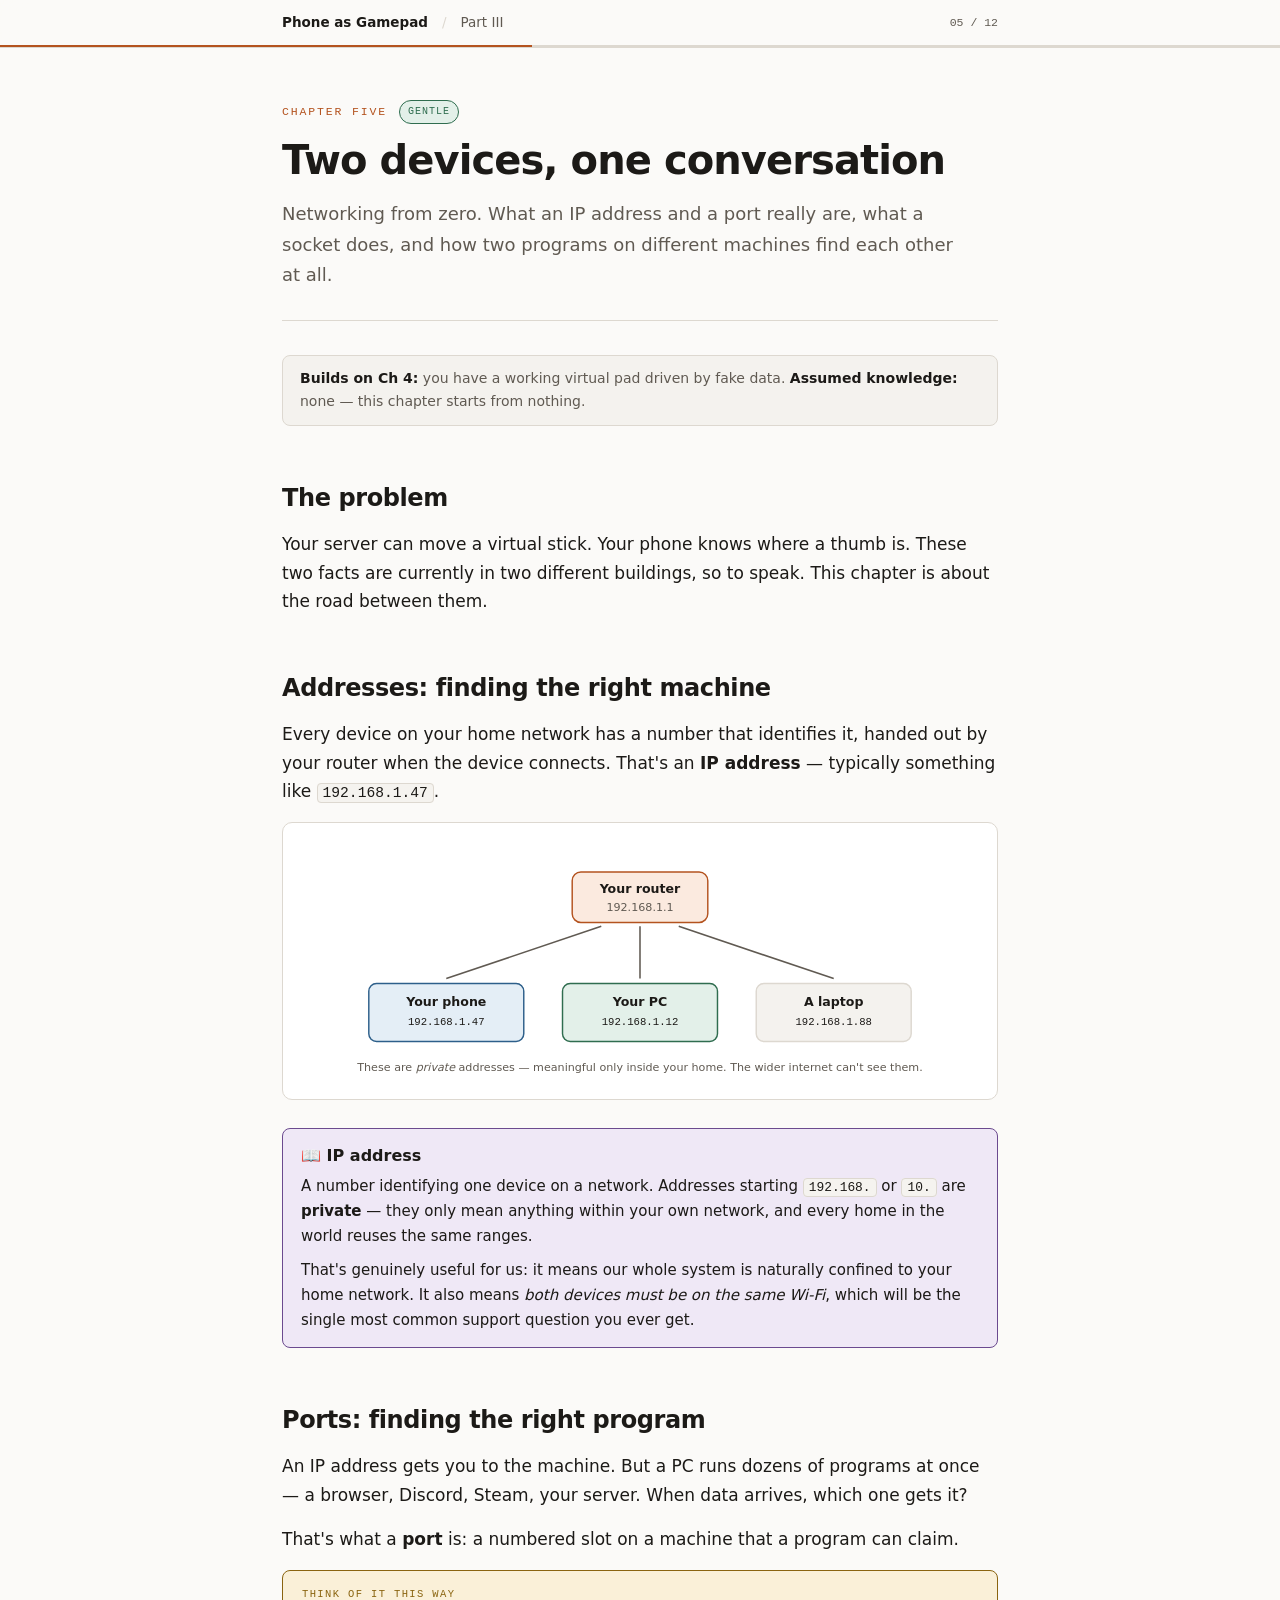
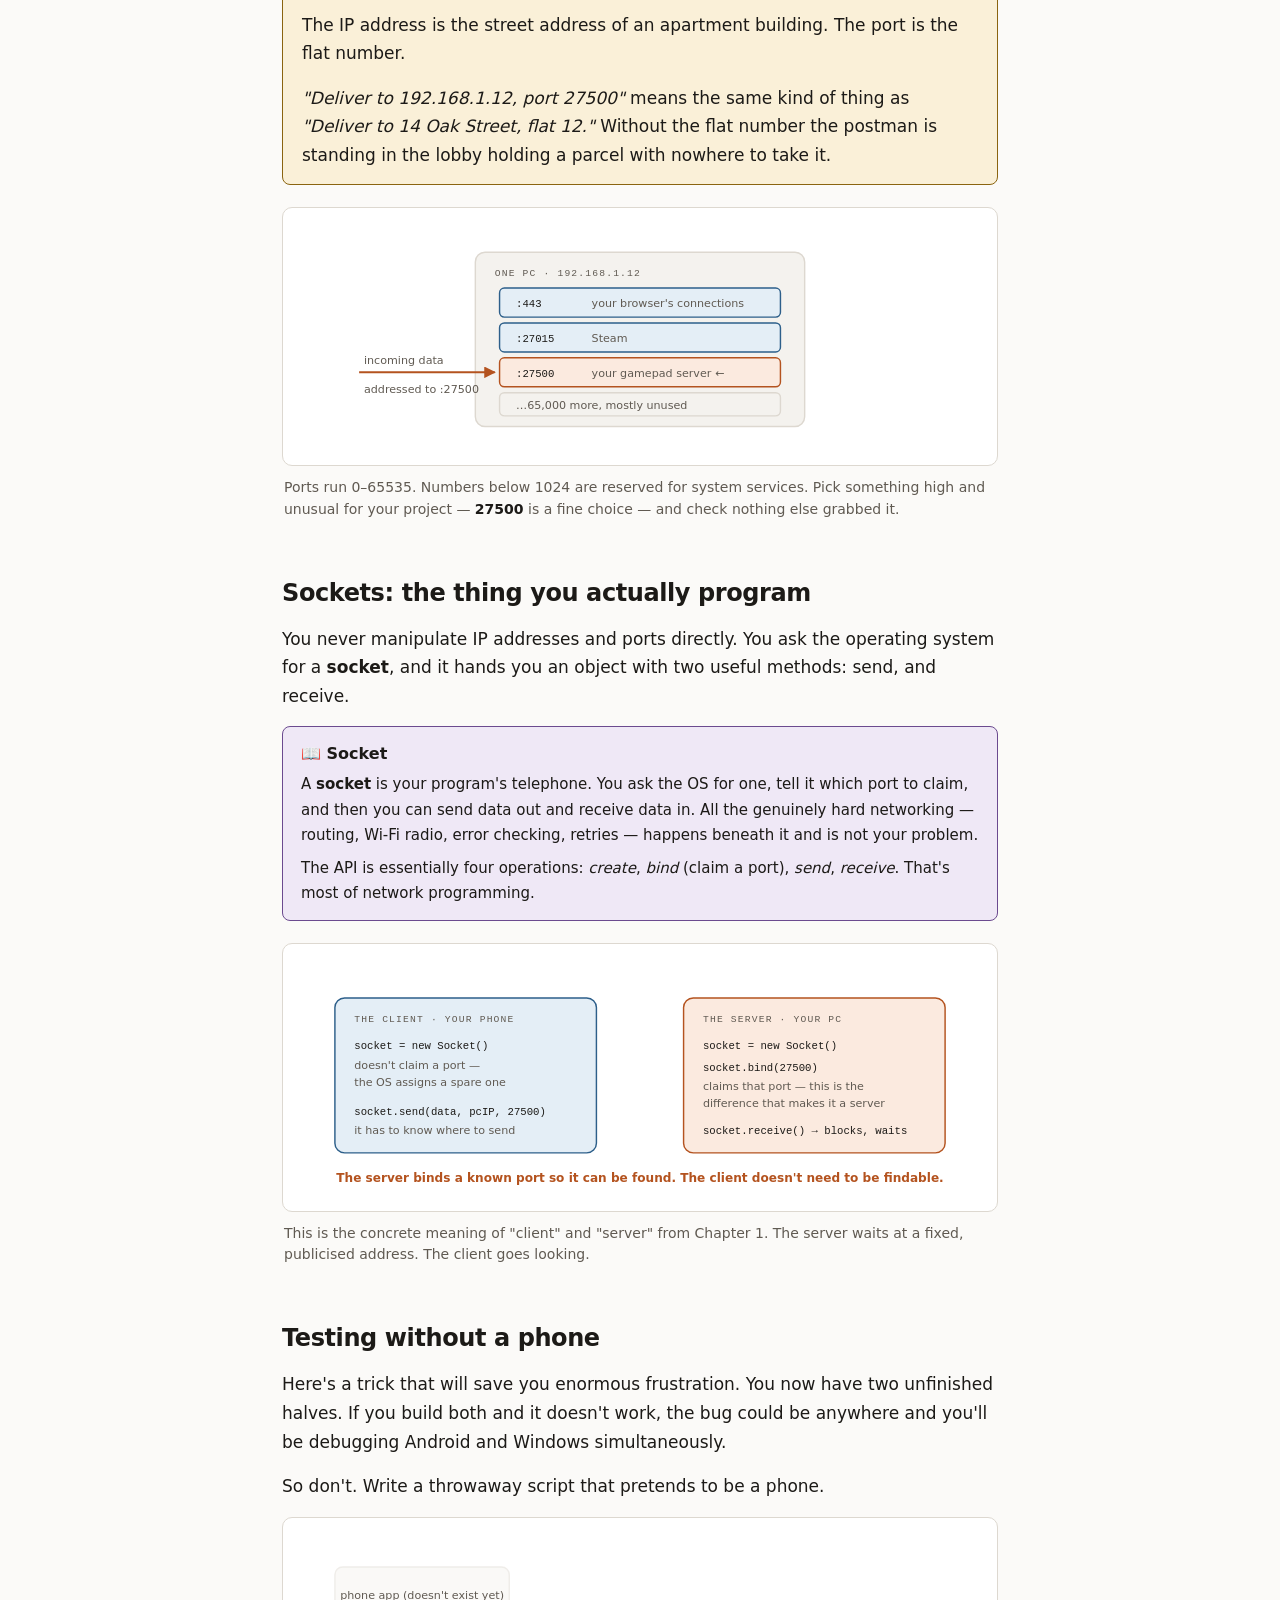
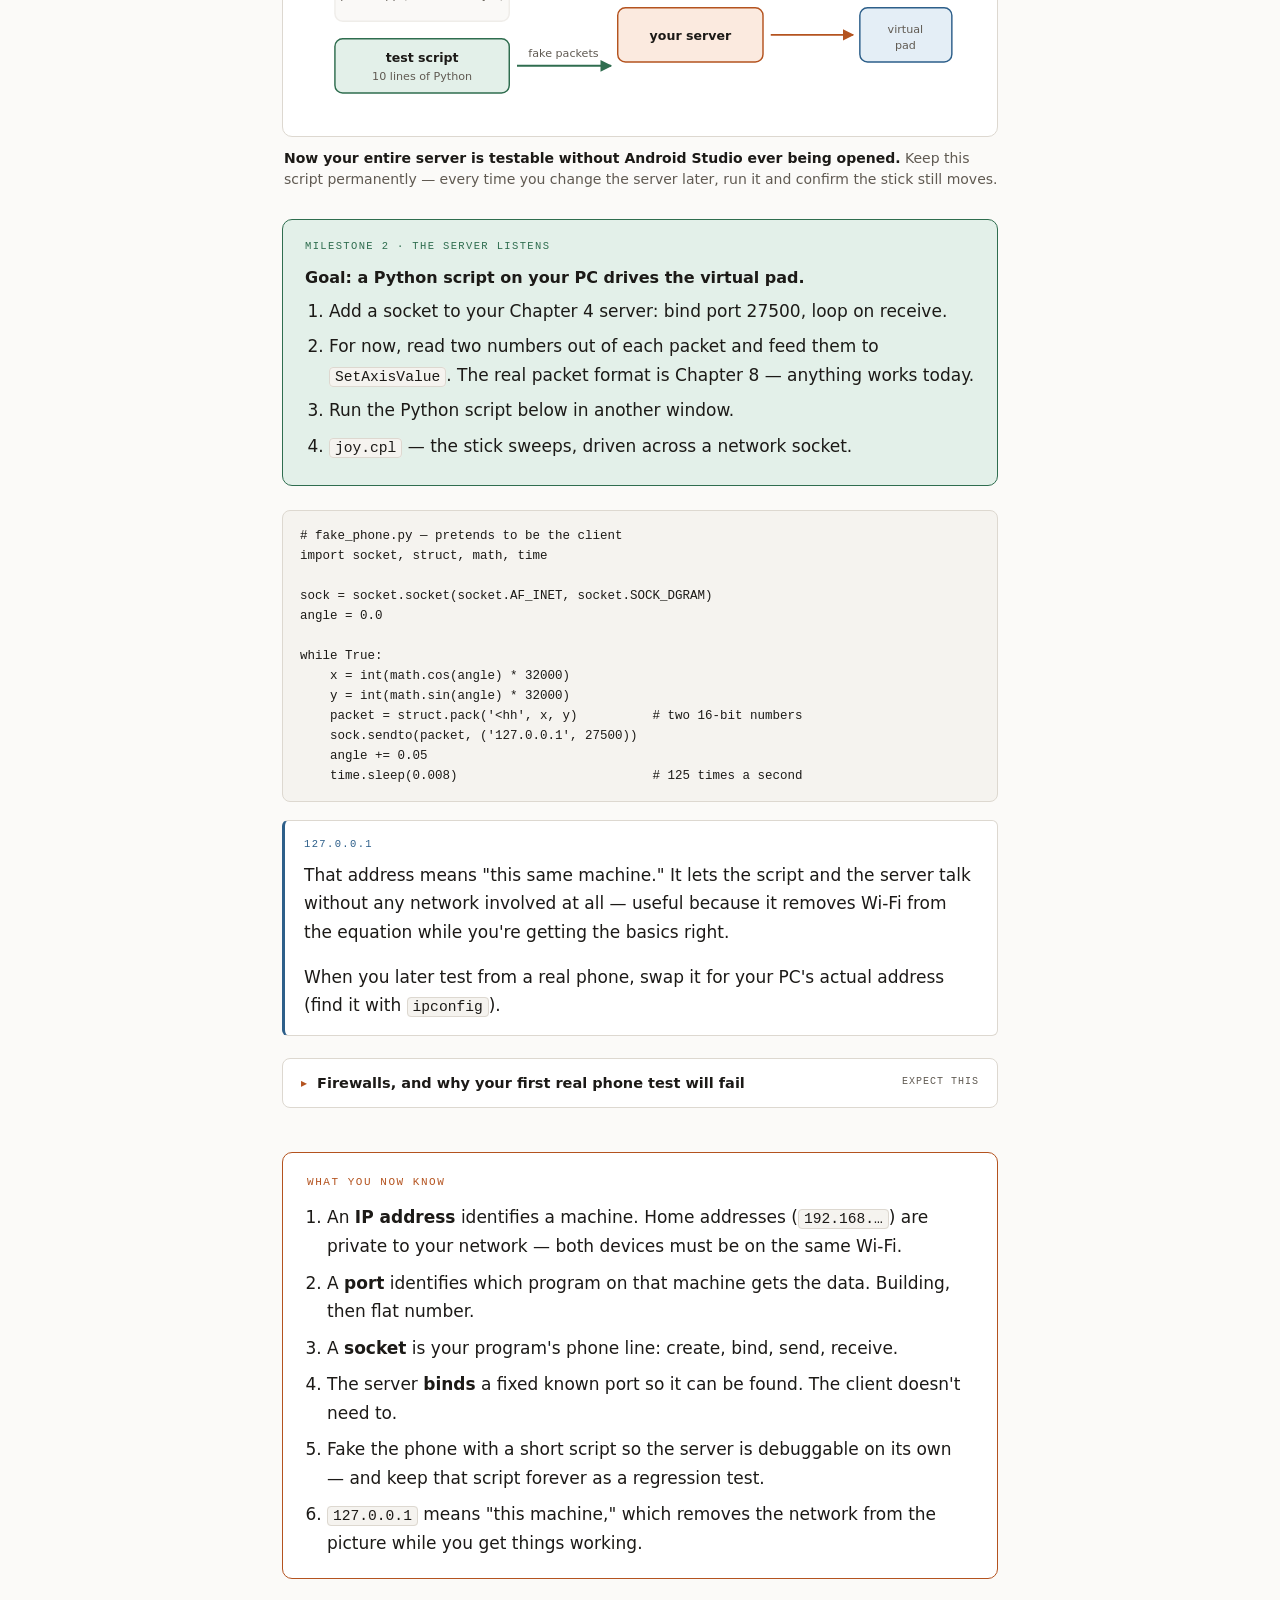
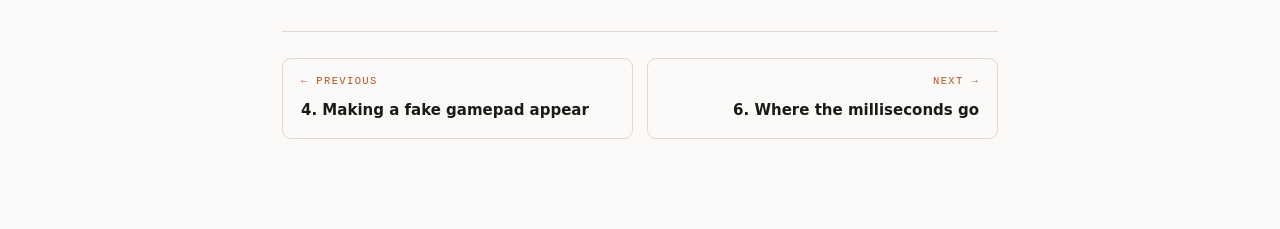
<file: ch05.html>
<!doctype html>
<html lang="en">
<head>
<meta charset="utf-8">
<meta name="viewport" content="width=device-width, initial-scale=1">
<title>Ch 5 — Two devices, one conversation</title>
<link rel="stylesheet" href="book.css">
</head>
<body>

<div class="topbar">
  <div class="topbar-inner">
    <a href="index.html" class="home">Phone as Gamepad</a>
    <span class="sep">/</span>
    <a href="index.html">Part III</a>
    <span class="now">05 / 12</span>
  </div>
  <div class="progress"><div style="width:41.6%"></div></div>
</div>

<div class="wrap">

<div class="chead">
  <div class="ch-n">Chapter Five <span class="badge b-1">gentle</span></div>
  <h1>Two devices, one conversation</h1>
  <p class="lede">Networking from zero. What an IP address and a port really are, what a socket does, and how two programs on different machines find each other at all.</p>
</div>

<div class="prereq"><b>Builds on Ch 4:</b> you have a working virtual pad driven by fake data. <b>Assumed knowledge:</b> none — this chapter starts from nothing.</div>

<h2>The problem</h2>

<p>Your server can move a virtual stick. Your phone knows where a thumb is. These two facts are currently in two different buildings, so to speak. This chapter is about the road between them.</p>

<h2>Addresses: finding the right machine</h2>

<p>Every device on your home network has a number that identifies it, handed out by your router when the device connects. That's an <strong>IP address</strong> — typically something like <code>192.168.1.47</code>.</p>

<figure>
<div class="fig">
<svg viewBox="0 0 700 250" role="img" aria-label="A home network with a router assigning IP addresses">
  <rect class="s-box-a" x="280" y="30" width="140" height="52" rx="9"/>
  <text class="s-t" x="350" y="52" text-anchor="middle">Your router</text>
  <text class="s-t-sm" x="350" y="70" text-anchor="middle">192.168.1.1</text>

  <path class="s-arr" d="M310 86 L150 140"/>
  <path class="s-arr" d="M350 86 V140"/>
  <path class="s-arr" d="M390 86 L550 140"/>

  <rect class="s-box-b" x="70" y="145" width="160" height="60" rx="8"/>
  <text class="s-t" x="150" y="168" text-anchor="middle">Your phone</text>
  <text class="s-t-mono" x="150" y="188" text-anchor="middle">192.168.1.47</text>

  <rect class="s-box-g" x="270" y="145" width="160" height="60" rx="8"/>
  <text class="s-t" x="350" y="168" text-anchor="middle">Your PC</text>
  <text class="s-t-mono" x="350" y="188" text-anchor="middle">192.168.1.12</text>

  <rect class="s-box" x="470" y="145" width="160" height="60" rx="8"/>
  <text class="s-t" x="550" y="168" text-anchor="middle">A laptop</text>
  <text class="s-t-mono" x="550" y="188" text-anchor="middle">192.168.1.88</text>

  <text class="s-t-sm" x="350" y="235" text-anchor="middle">These are <tspan font-style="italic">private</tspan> addresses — meaningful only inside your home. The wider internet can't see them.</text>
</svg>
</div>
</figure>

<div class="define">
  <span class="term">IP address</span>
  <p>A number identifying one device on a network. Addresses starting <code>192.168.</code> or <code>10.</code> are <strong>private</strong> — they only mean anything within your own network, and every home in the world reuses the same ranges.</p>
  <p>That's genuinely useful for us: it means our whole system is naturally confined to your home network. It also means <em>both devices must be on the same Wi-Fi</em>, which will be the single most common support question you ever get.</p>
</div>

<h2>Ports: finding the right program</h2>

<p>An IP address gets you to the machine. But a PC runs dozens of programs at once — a browser, Discord, Steam, your server. When data arrives, which one gets it?</p>

<p>That's what a <strong>port</strong> is: a numbered slot on a machine that a program can claim.</p>

<div class="analogy">
  <span class="lb">Think of it this way</span>
  <p>The IP address is the street address of an apartment building. The port is the flat number.</p>
  <p><em>"Deliver to 192.168.1.12, port 27500"</em> means the same kind of thing as <em>"Deliver to 14 Oak Street, flat 12."</em> Without the flat number the postman is standing in the lobby holding a parcel with nowhere to take it.</p>
</div>

<figure>
<div class="fig">
<svg viewBox="0 0 700 230" role="img" aria-label="One machine, many ports, each claimed by a program">
  <rect class="s-box" x="180" y="25" width="340" height="180" rx="10"/>
  <text class="s-lbl" x="200" y="50">one PC · 192.168.1.12</text>

  <rect class="s-box-b" x="205" y="62" width="290" height="30" rx="5"/>
  <text class="s-t-mono" x="222" y="82">:443</text>
  <text class="s-t-sm" x="300" y="82">your browser's connections</text>

  <rect class="s-box-b" x="205" y="98" width="290" height="30" rx="5"/>
  <text class="s-t-mono" x="222" y="118">:27015</text>
  <text class="s-t-sm" x="300" y="118">Steam</text>

  <rect class="s-box-a" x="205" y="134" width="290" height="30" rx="5"/>
  <text class="s-t-mono" x="222" y="154">:27500</text>
  <text class="s-t-sm" x="300" y="154">your gamepad server ←</text>

  <rect class="s-box" x="205" y="170" width="290" height="24" rx="5"/>
  <text class="s-t-sm" x="222" y="187">…65,000 more, mostly unused</text>

  <path class="s-arr-a" d="M60 149 H200" marker-end="url(#k1)"/>
  <text class="s-t-sm" x="65" y="140">incoming data</text>
  <text class="s-t-sm" x="65" y="170">addressed to :27500</text>

  <defs><marker id="k1" viewBox="0 0 10 10" refX="9" refY="5" markerWidth="6" markerHeight="6" orient="auto">
    <path d="M0 0 L10 5 L0 10 z" fill="var(--accent)"/></marker></defs>
</svg>
</div>
<figcaption>Ports run 0–65535. Numbers below 1024 are reserved for system services. Pick something high and unusual for your project — <b>27500</b> is a fine choice — and check nothing else grabbed it.</figcaption>
</figure>

<h2>Sockets: the thing you actually program</h2>

<p>You never manipulate IP addresses and ports directly. You ask the operating system for a <strong>socket</strong>, and it hands you an object with two useful methods: send, and receive.</p>

<div class="define">
  <span class="term">Socket</span>
  <p>A <strong>socket</strong> is your program's telephone. You ask the OS for one, tell it which port to claim, and then you can send data out and receive data in. All the genuinely hard networking — routing, Wi-Fi radio, error checking, retries — happens beneath it and is not your problem.</p>
  <p>The API is essentially four operations: <em>create</em>, <em>bind</em> (claim a port), <em>send</em>, <em>receive</em>. That's most of network programming.</p>
</div>

<figure>
<div class="fig">
<svg viewBox="0 0 700 240" role="img" aria-label="How the two programs use sockets differently">
  <rect class="s-box-b" x="35" y="35" width="270" height="160" rx="10"/>
  <text class="s-lbl" x="55" y="60">the client · your phone</text>
  <text class="s-t-mono" x="55" y="88">socket = new Socket()</text>
  <text class="s-t-sm" x="55" y="108">doesn't claim a port —</text>
  <text class="s-t-sm" x="55" y="126">the OS assigns a spare one</text>
  <text class="s-t-mono" x="55" y="156">socket.send(data, pcIP, 27500)</text>
  <text class="s-t-sm" x="55" y="176">it has to know where to send</text>

  <rect class="s-box-a" x="395" y="35" width="270" height="160" rx="10"/>
  <text class="s-lbl" x="415" y="60">the server · your PC</text>
  <text class="s-t-mono" x="415" y="88">socket = new Socket()</text>
  <text class="s-t-mono" x="415" y="110">socket.bind(27500)</text>
  <text class="s-t-sm" x="415" y="130">claims that port — this is the</text>
  <text class="s-t-sm" x="415" y="148">difference that makes it a server</text>
  <text class="s-t-mono" x="415" y="176">socket.receive()  → blocks, waits</text>

  <text class="s-em" x="350" y="225" text-anchor="middle">The server binds a known port so it can be found. The client doesn't need to be findable.</text>
</svg>
</div>
<figcaption>This is the concrete meaning of "client" and "server" from Chapter 1. The server waits at a fixed, publicised address. The client goes looking.</figcaption>
</figure>

<h2>Testing without a phone</h2>

<p>Here's a trick that will save you enormous frustration. You now have two unfinished halves. If you build both and it doesn't work, the bug could be anywhere and you'll be debugging Android and Windows simultaneously.</p>

<p>So don't. Write a throwaway script that pretends to be a phone.</p>

<figure>
<div class="fig">
<svg viewBox="0 0 700 190" role="img" aria-label="Substituting a test script for the phone">
  <rect class="s-box" x="35" y="30" width="180" height="56" rx="8" opacity="0.45"/>
  <text class="s-t-sm" x="125" y="63" text-anchor="middle">phone app (doesn't exist yet)</text>

  <rect class="s-box-g" x="35" y="104" width="180" height="56" rx="8"/>
  <text class="s-t" x="125" y="128" text-anchor="middle">test script</text>
  <text class="s-t-sm" x="125" y="147" text-anchor="middle">10 lines of Python</text>

  <path class="s-arr-g" d="M223 132 H320" marker-end="url(#l1)"/>
  <text class="s-t-sm" x="271" y="123" text-anchor="middle">fake packets</text>

  <rect class="s-box-a" x="327" y="72" width="150" height="56" rx="8"/>
  <text class="s-t" x="402" y="105" text-anchor="middle">your server</text>

  <path class="s-arr-a" d="M485 100 H570" marker-end="url(#l2)"/>
  <rect class="s-box-b" x="577" y="72" width="95" height="56" rx="8"/>
  <text class="s-t-sm" x="624" y="98" text-anchor="middle">virtual</text>
  <text class="s-t-sm" x="624" y="115" text-anchor="middle">pad</text>

  <defs>
    <marker id="l1" viewBox="0 0 10 10" refX="9" refY="5" markerWidth="6" markerHeight="6" orient="auto">
      <path d="M0 0 L10 5 L0 10 z" fill="var(--green)"/></marker>
    <marker id="l2" viewBox="0 0 10 10" refX="9" refY="5" markerWidth="6" markerHeight="6" orient="auto">
      <path d="M0 0 L10 5 L0 10 z" fill="var(--accent)"/></marker>
  </defs>
</svg>
</div>
<figcaption><b>Now your entire server is testable without Android Studio ever being opened.</b> Keep this script permanently — every time you change the server later, run it and confirm the stick still moves.</figcaption>
</figure>

<div class="milestone">
  <span class="lb">Milestone 2 · the server listens</span>
  <h4>Goal: a Python script on your PC drives the virtual pad.</h4>
  <ol>
    <li>Add a socket to your Chapter 4 server: bind port 27500, loop on receive.</li>
    <li>For now, read two numbers out of each packet and feed them to <code>SetAxisValue</code>. The real packet format is Chapter 8 — anything works today.</li>
    <li>Run the Python script below in another window.</li>
    <li><code>joy.cpl</code> — the stick sweeps, driven across a network socket.</li>
  </ol>
</div>

<pre><code># fake_phone.py — pretends to be the client
import socket, struct, math, time

sock = socket.socket(socket.AF_INET, socket.SOCK_DGRAM)
angle = 0.0

while True:
    x = int(math.cos(angle) * 32000)
    y = int(math.sin(angle) * 32000)
    packet = struct.pack('&lt;hh', x, y)          # two 16-bit numbers
    sock.sendto(packet, ('127.0.0.1', 27500))
    angle += 0.05
    time.sleep(0.008)                          # 125 times a second</code></pre>

<div class="box info">
  <span class="lb">127.0.0.1</span>
  <p>That address means "this same machine." It lets the script and the server talk without any network involved at all — useful because it removes Wi-Fi from the equation while you're getting the basics right.</p>
  <p>When you later test from a real phone, swap it for your PC's actual address (find it with <code>ipconfig</code>).</p>
</div>

<details>
<summary>Firewalls, and why your first real phone test will fail<span class="tag">expect this</span></summary>
<div class="dd">
<p>The moment you move from <code>127.0.0.1</code> to a real phone over Wi-Fi, Windows Firewall will very likely block it silently. This catches everyone.</p>
<p>Windows usually shows a permission prompt the first time your program binds a port — click <strong>Allow</strong>, and make sure <em>Private networks</em> is ticked. If you dismissed it, find your app under Windows Defender Firewall → "Allow an app through firewall."</p>
<p>Two related classics worth knowing before they cost you an evening:</p>
<ul>
  <li><strong>Your PC is on a different network than you think.</strong> Ethernet on one subnet, phone on a guest Wi-Fi. They can't reach each other.</li>
  <li><strong>AP isolation.</strong> Some routers — especially guest networks — deliberately prevent devices from talking to each other at all. Nothing you write can work around it; you'd need to change the network.</li>
</ul>
</div>
</details>

<div class="recap">
  <span class="lb">What you now know</span>
  <ol>
    <li>An <strong>IP address</strong> identifies a machine. Home addresses (<code>192.168.…</code>) are private to your network — both devices must be on the same Wi-Fi.</li>
    <li>A <strong>port</strong> identifies which program on that machine gets the data. Building, then flat number.</li>
    <li>A <strong>socket</strong> is your program's phone line: create, bind, send, receive.</li>
    <li>The server <strong>binds</strong> a fixed known port so it can be found. The client doesn't need to.</li>
    <li>Fake the phone with a short script so the server is debuggable on its own — and keep that script forever as a regression test.</li>
    <li><code>127.0.0.1</code> means "this machine," which removes the network from the picture while you get things working.</li>
  </ol>
</div>

<div class="chnav">
  <a href="ch04.html"><span class="dir">← Previous</span><span class="ttl">4. Making a fake gamepad appear</span></a>
  <a href="ch06.html" class="next"><span class="dir">Next →</span><span class="ttl">6. Where the milliseconds go</span></a>
</div>

</div>
</body>
</html>
</file>
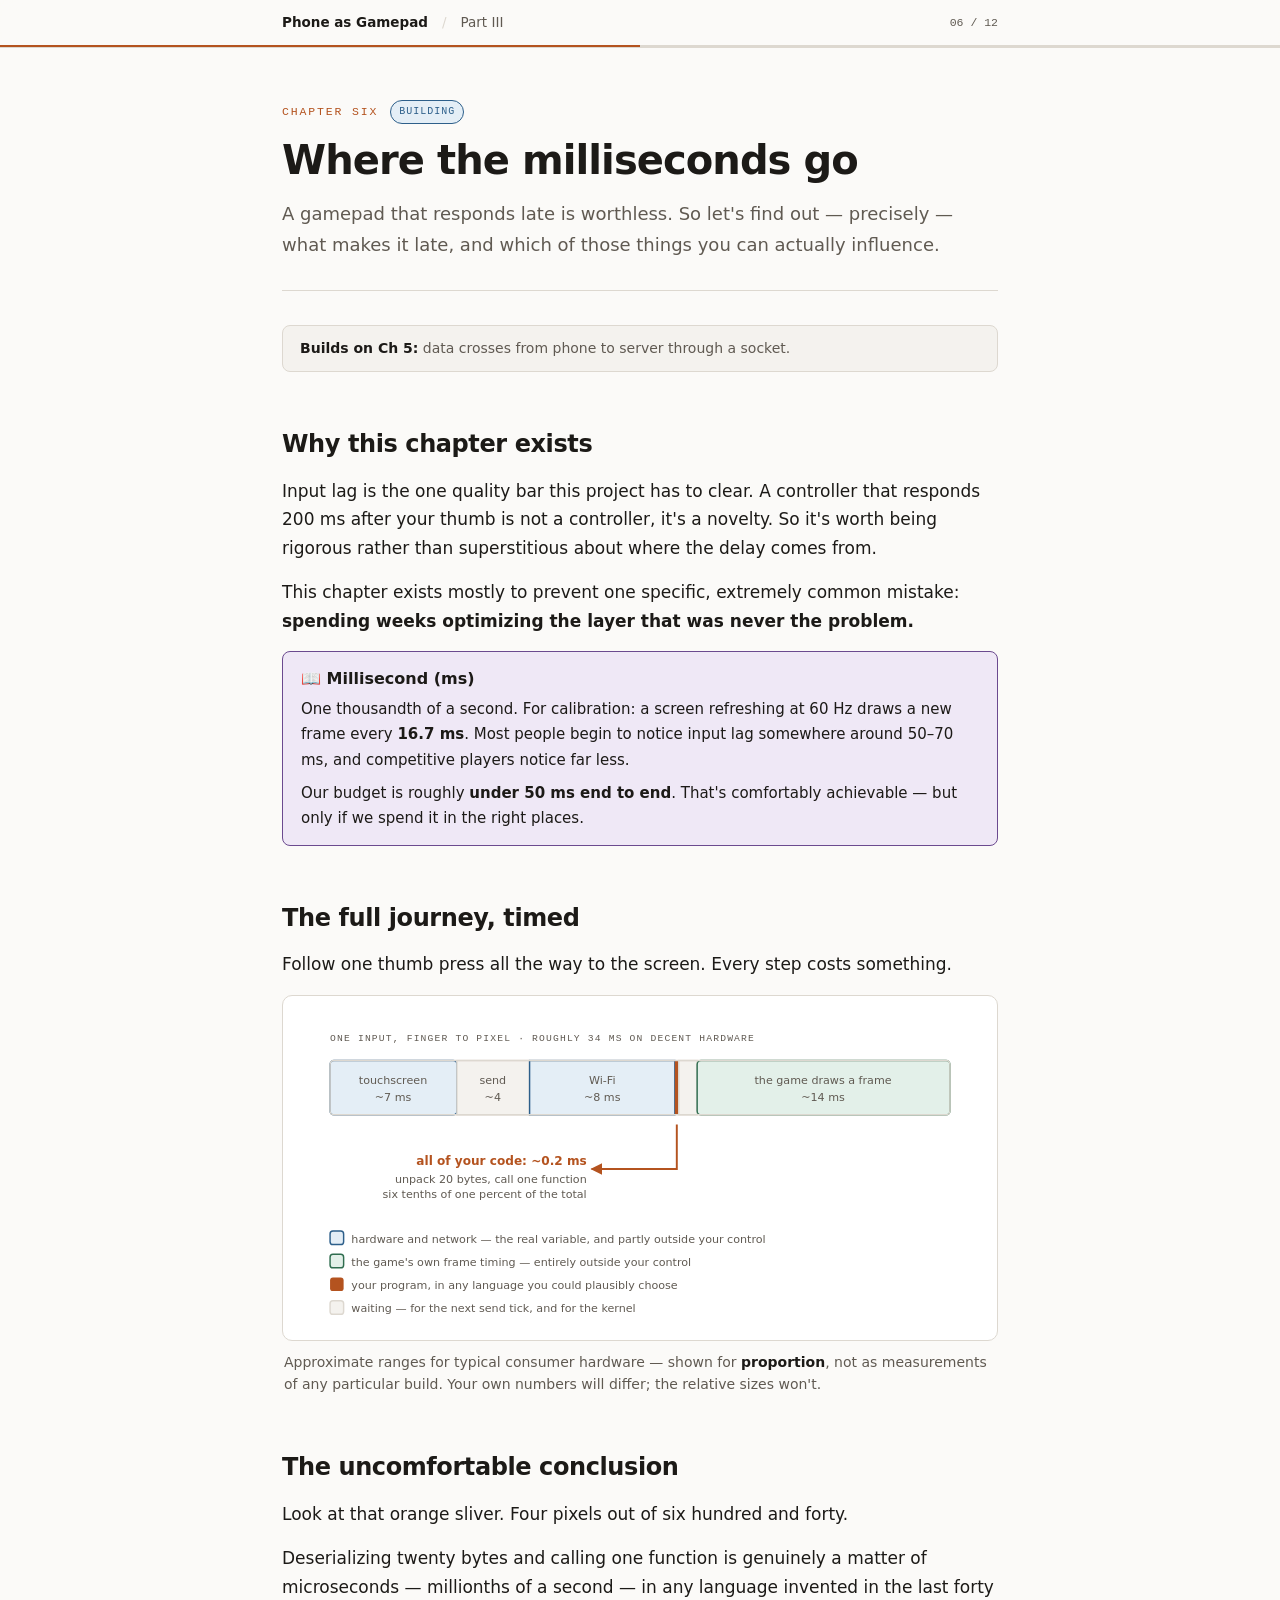
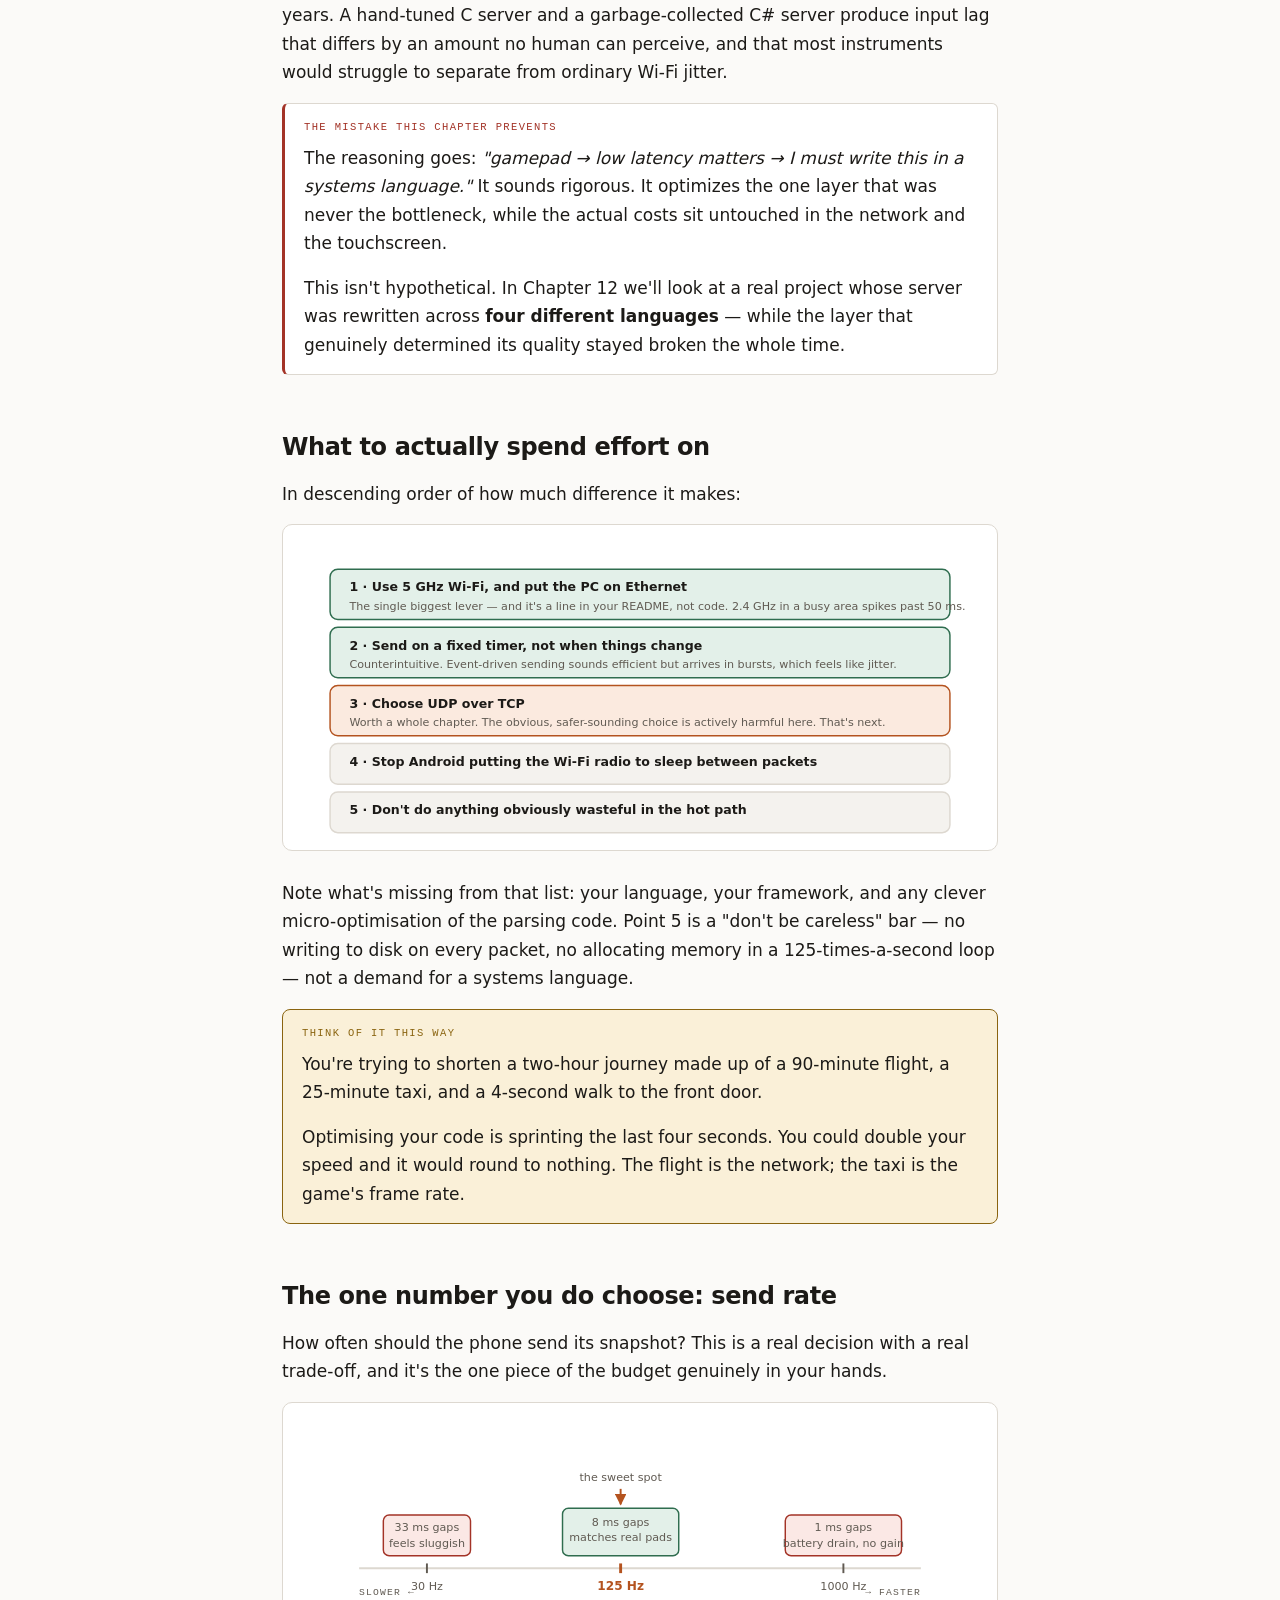
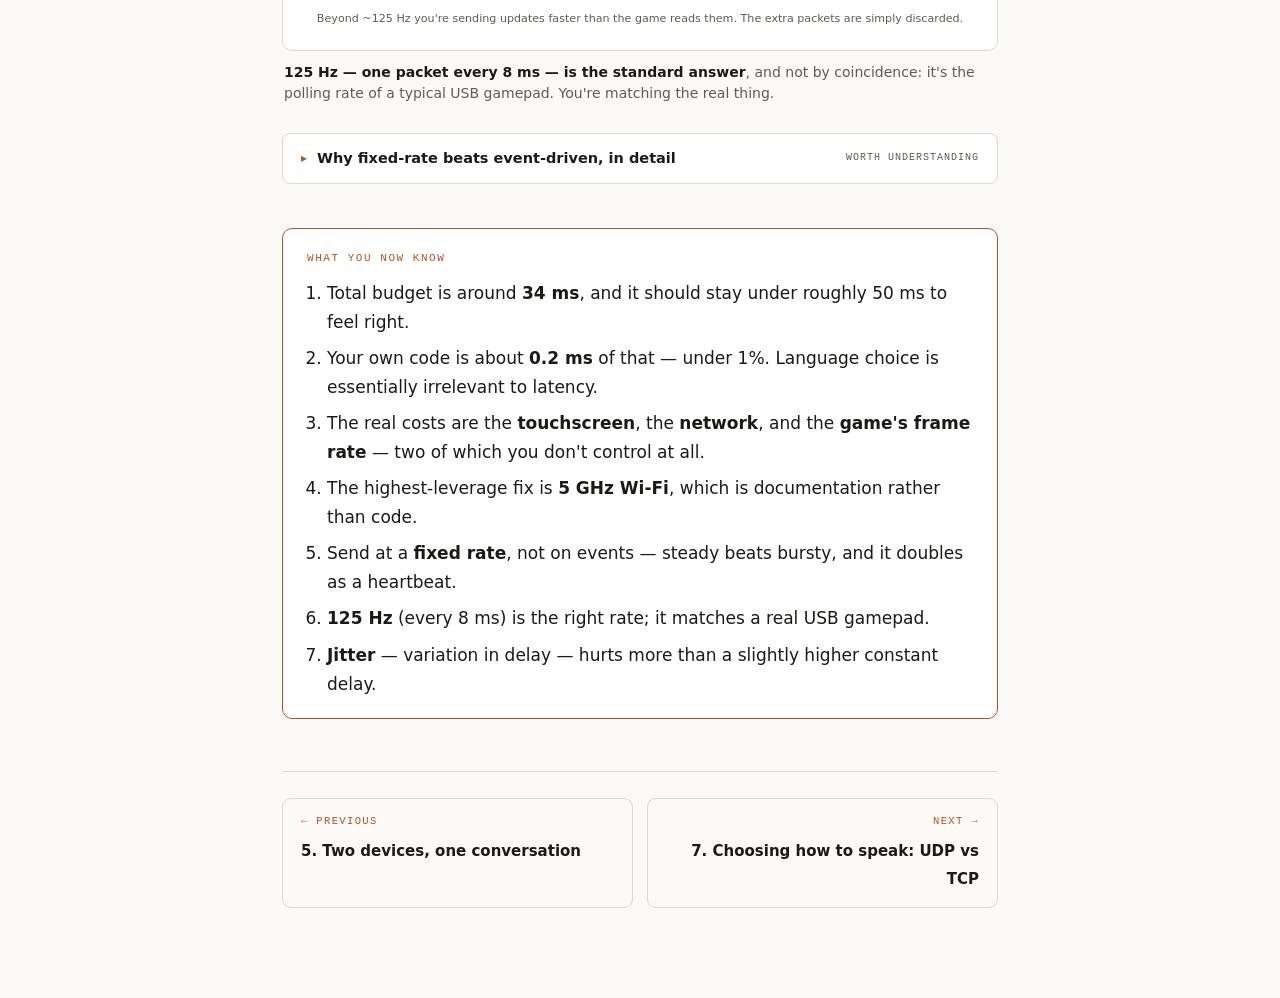
<file: ch06.html>
<!doctype html>
<html lang="en">
<head>
<meta charset="utf-8">
<meta name="viewport" content="width=device-width, initial-scale=1">
<title>Ch 6 — Where the milliseconds go</title>
<link rel="stylesheet" href="book.css">
</head>
<body>

<div class="topbar">
  <div class="topbar-inner">
    <a href="index.html" class="home">Phone as Gamepad</a>
    <span class="sep">/</span>
    <a href="index.html">Part III</a>
    <span class="now">06 / 12</span>
  </div>
  <div class="progress"><div style="width:50%"></div></div>
</div>

<div class="wrap">

<div class="chead">
  <div class="ch-n">Chapter Six <span class="badge b-2">building</span></div>
  <h1>Where the milliseconds go</h1>
  <p class="lede">A gamepad that responds late is worthless. So let's find out — precisely — what makes it late, and which of those things you can actually influence.</p>
</div>

<div class="prereq"><b>Builds on Ch 5:</b> data crosses from phone to server through a socket.</div>

<h2>Why this chapter exists</h2>

<p>Input lag is the one quality bar this project has to clear. A controller that responds 200 ms after your thumb is not a controller, it's a novelty. So it's worth being rigorous rather than superstitious about where the delay comes from.</p>

<p>This chapter exists mostly to prevent one specific, extremely common mistake: <strong>spending weeks optimizing the layer that was never the problem.</strong></p>

<div class="define">
  <span class="term">Millisecond (ms)</span>
  <p>One thousandth of a second. For calibration: a screen refreshing at 60 Hz draws a new frame every <strong>16.7 ms</strong>. Most people begin to notice input lag somewhere around 50–70 ms, and competitive players notice far less.</p>
  <p>Our budget is roughly <strong>under 50 ms end to end</strong>. That's comfortably achievable — but only if we spend it in the right places.</p>
</div>

<h2>The full journey, timed</h2>

<p>Follow one thumb press all the way to the screen. Every step costs something.</p>

<figure>
<div class="fig">
<svg viewBox="0 0 700 320" role="img" aria-label="Stacked latency budget with your code as a negligible sliver">
  <text class="s-lbl" x="30" y="26">one input, finger to pixel · roughly 34 ms on decent hardware</text>

  <g>
    <rect class="s-box-b" x="30" y="46" width="131" height="56" rx="4"/>
    <rect class="s-box"   x="161" y="46" width="75" height="56"/>
    <rect class="s-box-b" x="236" y="46" width="150" height="56"/>
    <rect x="386" y="46" width="4" height="56" fill="var(--accent)"/>
    <rect class="s-box"   x="390" y="46" width="19" height="56"/>
    <rect class="s-box-g" x="409" y="46" width="261" height="56" rx="4"/>
    <rect x="30" y="46" width="640" height="56" rx="4" fill="none" stroke="var(--line)" stroke-width="1.5"/>
  </g>

  <text class="s-t-sm" x="95"  y="70" text-anchor="middle">touchscreen</text>
  <text class="s-t-sm" x="95"  y="88" text-anchor="middle">~7 ms</text>
  <text class="s-t-sm" x="198" y="70" text-anchor="middle">send</text>
  <text class="s-t-sm" x="198" y="88" text-anchor="middle">~4</text>
  <text class="s-t-sm" x="311" y="70" text-anchor="middle">Wi-Fi</text>
  <text class="s-t-sm" x="311" y="88" text-anchor="middle">~8 ms</text>
  <text class="s-t-sm" x="539" y="70" text-anchor="middle">the game draws a frame</text>
  <text class="s-t-sm" x="539" y="88" text-anchor="middle">~14 ms</text>

  <path class="s-arr-a" d="M388 112 V158 H300" marker-end="url(#m1)"/>
  <text class="s-em" x="295" y="154" text-anchor="end">all of your code: ~0.2 ms</text>
  <text class="s-t-sm" x="295" y="172" text-anchor="end">unpack 20 bytes, call one function</text>
  <text class="s-t-sm" x="295" y="188" text-anchor="end">six tenths of one percent of the total</text>

  <g transform="translate(30,222)">
    <rect class="s-box-b" x="0" y="0" width="14" height="14" rx="3"/>
    <text class="s-t-sm" x="22" y="12">hardware and network — the real variable, and partly outside your control</text>
    <rect class="s-box-g" x="0" y="24" width="14" height="14" rx="3"/>
    <text class="s-t-sm" x="22" y="36">the game's own frame timing — entirely outside your control</text>
    <rect x="0" y="48" width="14" height="14" rx="3" fill="var(--accent)"/>
    <text class="s-t-sm" x="22" y="60">your program, in any language you could plausibly choose</text>
    <rect class="s-box" x="0" y="72" width="14" height="14" rx="3"/>
    <text class="s-t-sm" x="22" y="84">waiting — for the next send tick, and for the kernel</text>
  </g>

  <defs><marker id="m1" viewBox="0 0 10 10" refX="9" refY="5" markerWidth="6" markerHeight="6" orient="auto">
    <path d="M0 0 L10 5 L0 10 z" fill="var(--accent)"/></marker></defs>
</svg>
</div>
<figcaption>Approximate ranges for typical consumer hardware — shown for <b>proportion</b>, not as measurements of any particular build. Your own numbers will differ; the relative sizes won't.</figcaption>
</figure>

<h2>The uncomfortable conclusion</h2>

<p>Look at that orange sliver. Four pixels out of six hundred and forty.</p>

<p>Deserializing twenty bytes and calling one function is genuinely a matter of microseconds — millionths of a second — in any language invented in the last forty years. A hand-tuned C server and a garbage-collected C# server produce input lag that differs by an amount no human can perceive, and that most instruments would struggle to separate from ordinary Wi-Fi jitter.</p>

<div class="box warn">
  <span class="lb">The mistake this chapter prevents</span>
  <p>The reasoning goes: <em>"gamepad → low latency matters → I must write this in a systems language."</em> It sounds rigorous. It optimizes the one layer that was never the bottleneck, while the actual costs sit untouched in the network and the touchscreen.</p>
  <p>This isn't hypothetical. In Chapter 12 we'll look at a real project whose server was rewritten across <strong>four different languages</strong> — while the layer that genuinely determined its quality stayed broken the whole time.</p>
</div>

<h2>What to actually spend effort on</h2>

<p>In descending order of how much difference it makes:</p>

<figure>
<div class="fig">
<svg viewBox="0 0 700 300" role="img" aria-label="Ranked list of what actually affects latency">
  <rect class="s-box-g" x="30" y="25" width="640" height="52" rx="8"/>
  <text class="s-t" x="50" y="48">1 · Use 5 GHz Wi-Fi, and put the PC on Ethernet</text>
  <text class="s-t-sm" x="50" y="67">The single biggest lever — and it's a line in your README, not code. 2.4 GHz in a busy area spikes past 50 ms.</text>

  <rect class="s-box-g" x="30" y="85" width="640" height="52" rx="8"/>
  <text class="s-t" x="50" y="108">2 · Send on a fixed timer, not when things change</text>
  <text class="s-t-sm" x="50" y="127">Counterintuitive. Event-driven sending sounds efficient but arrives in bursts, which feels like jitter.</text>

  <rect class="s-box-a" x="30" y="145" width="640" height="52" rx="8"/>
  <text class="s-t" x="50" y="168">3 · Choose UDP over TCP</text>
  <text class="s-t-sm" x="50" y="187">Worth a whole chapter. The obvious, safer-sounding choice is actively harmful here. That's next.</text>

  <rect class="s-box" x="30" y="205" width="640" height="42" rx="8"/>
  <text class="s-t" x="50" y="228">4 · Stop Android putting the Wi-Fi radio to sleep between packets</text>
  <text class="s-t-sm" x="50" y="242" opacity="0">spacer</text>

  <rect class="s-box" x="30" y="255" width="640" height="42" rx="8"/>
  <text class="s-t" x="50" y="278">5 · Don't do anything obviously wasteful in the hot path</text>
  <text class="s-t-sm" x="50" y="292" opacity="0">spacer</text>
</svg>
</div>
</figure>

<p>Note what's missing from that list: your language, your framework, and any clever micro-optimisation of the parsing code. Point 5 is a "don't be careless" bar — no writing to disk on every packet, no allocating memory in a 125-times-a-second loop — not a demand for a systems language.</p>

<div class="analogy">
  <span class="lb">Think of it this way</span>
  <p>You're trying to shorten a two-hour journey made up of a 90-minute flight, a 25-minute taxi, and a 4-second walk to the front door.</p>
  <p>Optimising your code is sprinting the last four seconds. You could double your speed and it would round to nothing. The flight is the network; the taxi is the game's frame rate.</p>
</div>

<h2>The one number you do choose: send rate</h2>

<p>How often should the phone send its snapshot? This is a real decision with a real trade-off, and it's the one piece of the budget genuinely in your hands.</p>

<figure>
<div class="fig">
<svg viewBox="0 0 700 220" role="img" aria-label="Trade-off between send rate, latency and cost">
  <line x1="60" y1="150" x2="640" y2="150" stroke="var(--line)" stroke-width="2"/>
  <text class="s-lbl" x="60" y="178">slower ←</text>
  <text class="s-lbl" x="640" y="178" text-anchor="end">→ faster</text>

  <g>
    <line x1="130" y1="145" x2="130" y2="155" stroke="var(--dim)" stroke-width="2"/>
    <text class="s-t-sm" x="130" y="172" text-anchor="middle">30 Hz</text>
    <rect class="s-box-r" x="85" y="95" width="90" height="42" rx="6"/>
    <text class="s-t-sm" x="130" y="112" text-anchor="middle">33 ms gaps</text>
    <text class="s-t-sm" x="130" y="128" text-anchor="middle">feels sluggish</text>
  </g>
  <g>
    <line x1="330" y1="145" x2="330" y2="155" stroke="var(--accent)" stroke-width="3"/>
    <text class="s-em" x="330" y="172" text-anchor="middle">125 Hz</text>
    <rect class="s-box-g" x="270" y="88" width="120" height="49" rx="6"/>
    <text class="s-t-sm" x="330" y="106" text-anchor="middle">8 ms gaps</text>
    <text class="s-t-sm" x="330" y="122" text-anchor="middle">matches real pads</text>
    <text class="s-t-sm" x="330" y="60" text-anchor="middle" fill="var(--accent)">the sweet spot</text>
    <path class="s-arr-a" d="M330 68 V84" marker-end="url(#n1)"/>
  </g>
  <g>
    <line x1="560" y1="145" x2="560" y2="155" stroke="var(--dim)" stroke-width="2"/>
    <text class="s-t-sm" x="560" y="172" text-anchor="middle">1000 Hz</text>
    <rect class="s-box-r" x="500" y="95" width="120" height="42" rx="6"/>
    <text class="s-t-sm" x="560" y="112" text-anchor="middle">1 ms gaps</text>
    <text class="s-t-sm" x="560" y="128" text-anchor="middle">battery drain, no gain</text>
  </g>

  <text class="s-t-sm" x="350" y="205" text-anchor="middle">Beyond ~125 Hz you're sending updates faster than the game reads them. The extra packets are simply discarded.</text>
  <defs><marker id="n1" viewBox="0 0 10 10" refX="9" refY="5" markerWidth="6" markerHeight="6" orient="auto">
    <path d="M0 0 L10 5 L0 10 z" fill="var(--accent)"/></marker></defs>
</svg>
</div>
<figcaption><b>125 Hz — one packet every 8 ms — is the standard answer</b>, and not by coincidence: it's the polling rate of a typical USB gamepad. You're matching the real thing.</figcaption>
</figure>

<details>
<summary>Why fixed-rate beats event-driven, in detail<span class="tag">worth understanding</span></summary>
<div class="dd">
<p>Event-driven means: send a packet whenever the input changes. It seems obviously better — no wasted packets when nothing's happening.</p>
<p>Two problems.</p>
<p><strong>Bursts.</strong> Your thumb sliding across a stick generates touch events irregularly — sometimes several in a millisecond, sometimes a gap. Forwarding each one produces clumpy traffic. The receiving end sees a flurry, then silence, then a flurry. Even though the average latency is fine, the <em>variation</em> is what your hand notices, and it reads as the controller feeling loose or unpredictable.</p>
<div class="define" style="margin-top:14px">
  <span class="term">Jitter</span>
  <p>Not how <em>long</em> the delay is, but how much it <em>varies</em>. A steady 30 ms delay feels far better than one bouncing randomly between 10 and 40 ms — your hand adapts to consistency but cannot adapt to randomness.</p>
</div>
<p><strong>Silence is ambiguous.</strong> With event-driven sending, "no packets" could mean nothing changed — or that the phone died. You'd need a separate heartbeat message to tell those apart. With fixed-rate sending, the stream <em>is</em> the heartbeat: silence unambiguously means something is wrong. That turns out to matter a lot in Chapter 11.</p>
<p>And the cost of sending constantly? 20 bytes × 125 per second = 2.5 KB/s. A single low-quality photo is a hundred times that. It's free.</p>
</div>
</details>

<div class="recap">
  <span class="lb">What you now know</span>
  <ol>
    <li>Total budget is around <strong>34 ms</strong>, and it should stay under roughly 50 ms to feel right.</li>
    <li>Your own code is about <strong>0.2 ms</strong> of that — under 1%. Language choice is essentially irrelevant to latency.</li>
    <li>The real costs are the <strong>touchscreen</strong>, the <strong>network</strong>, and the <strong>game's frame rate</strong> — two of which you don't control at all.</li>
    <li>The highest-leverage fix is <strong>5 GHz Wi-Fi</strong>, which is documentation rather than code.</li>
    <li>Send at a <strong>fixed rate</strong>, not on events — steady beats bursty, and it doubles as a heartbeat.</li>
    <li><strong>125 Hz</strong> (every 8 ms) is the right rate; it matches a real USB gamepad.</li>
    <li><strong>Jitter</strong> — variation in delay — hurts more than a slightly higher constant delay.</li>
  </ol>
</div>

<div class="chnav">
  <a href="ch05.html"><span class="dir">← Previous</span><span class="ttl">5. Two devices, one conversation</span></a>
  <a href="ch07.html" class="next"><span class="dir">Next →</span><span class="ttl">7. Choosing how to speak: UDP vs TCP</span></a>
</div>

</div>
</body>
</html>
</file>
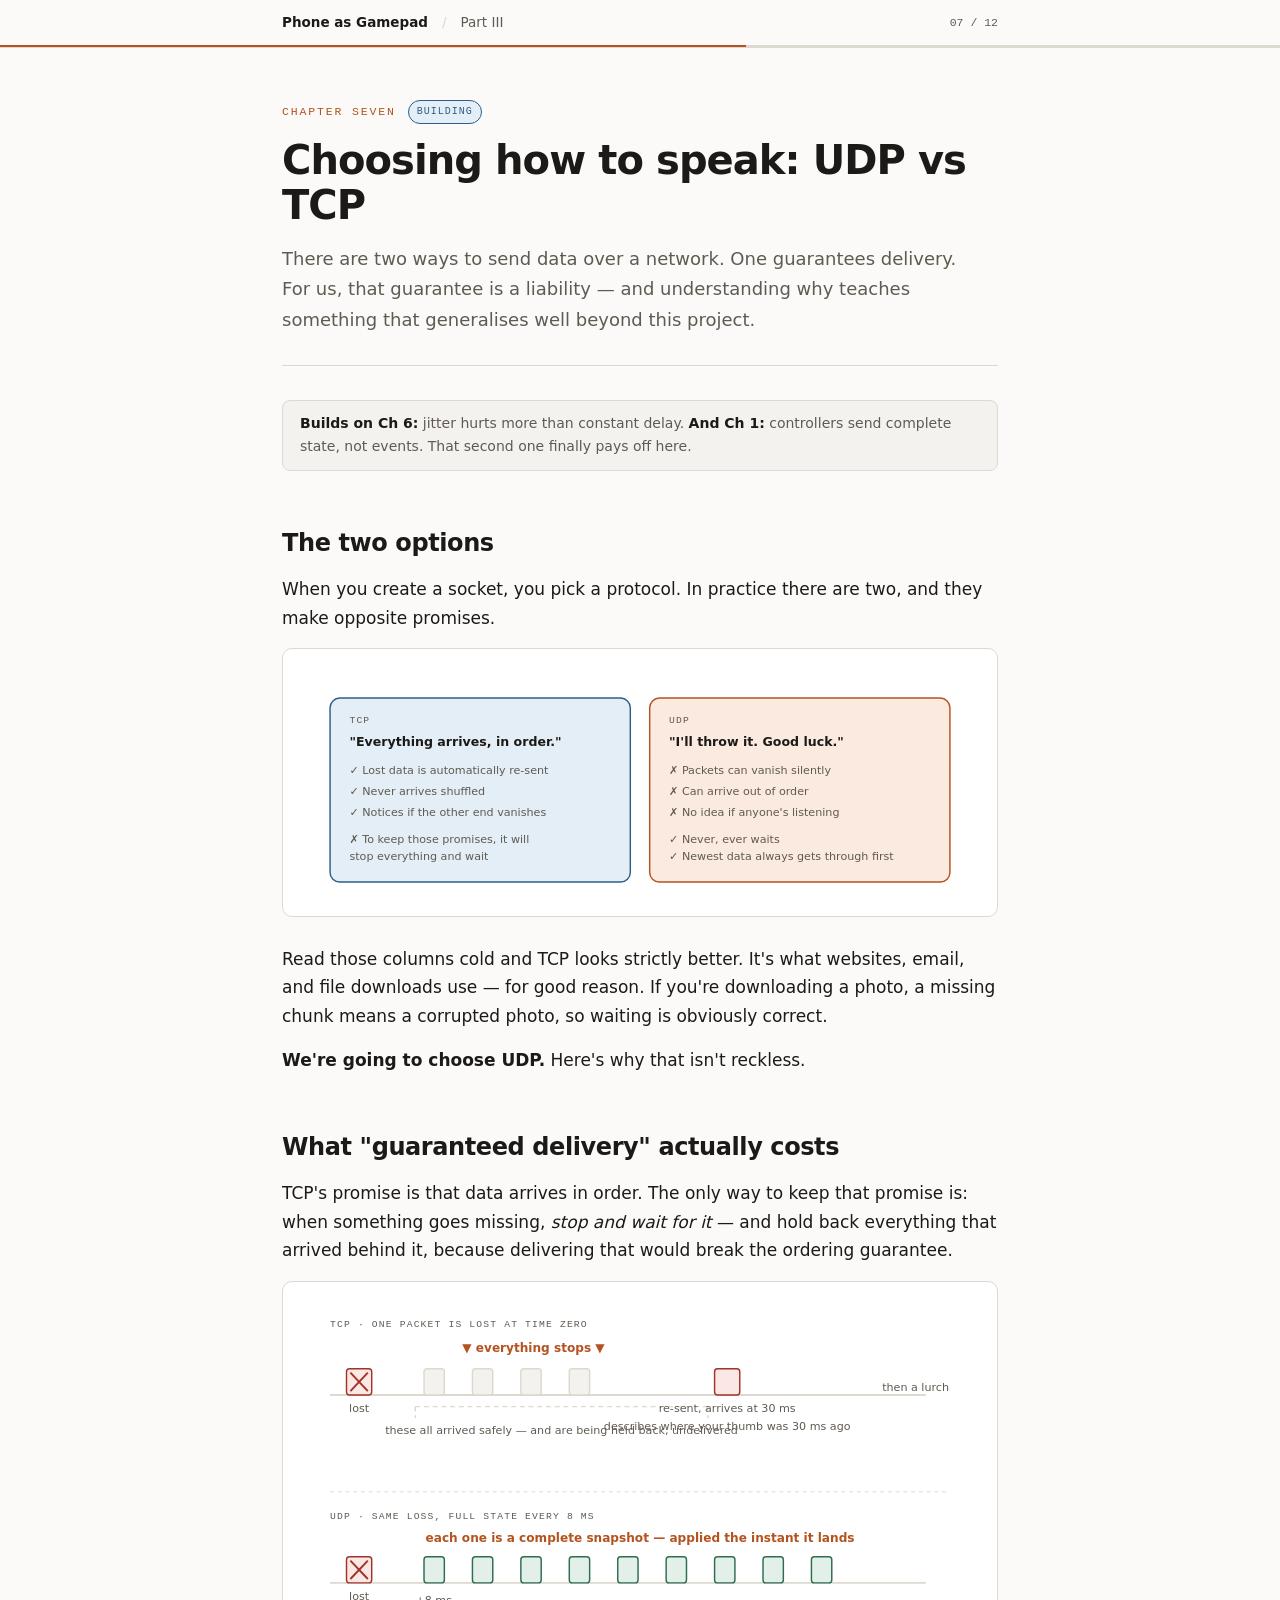
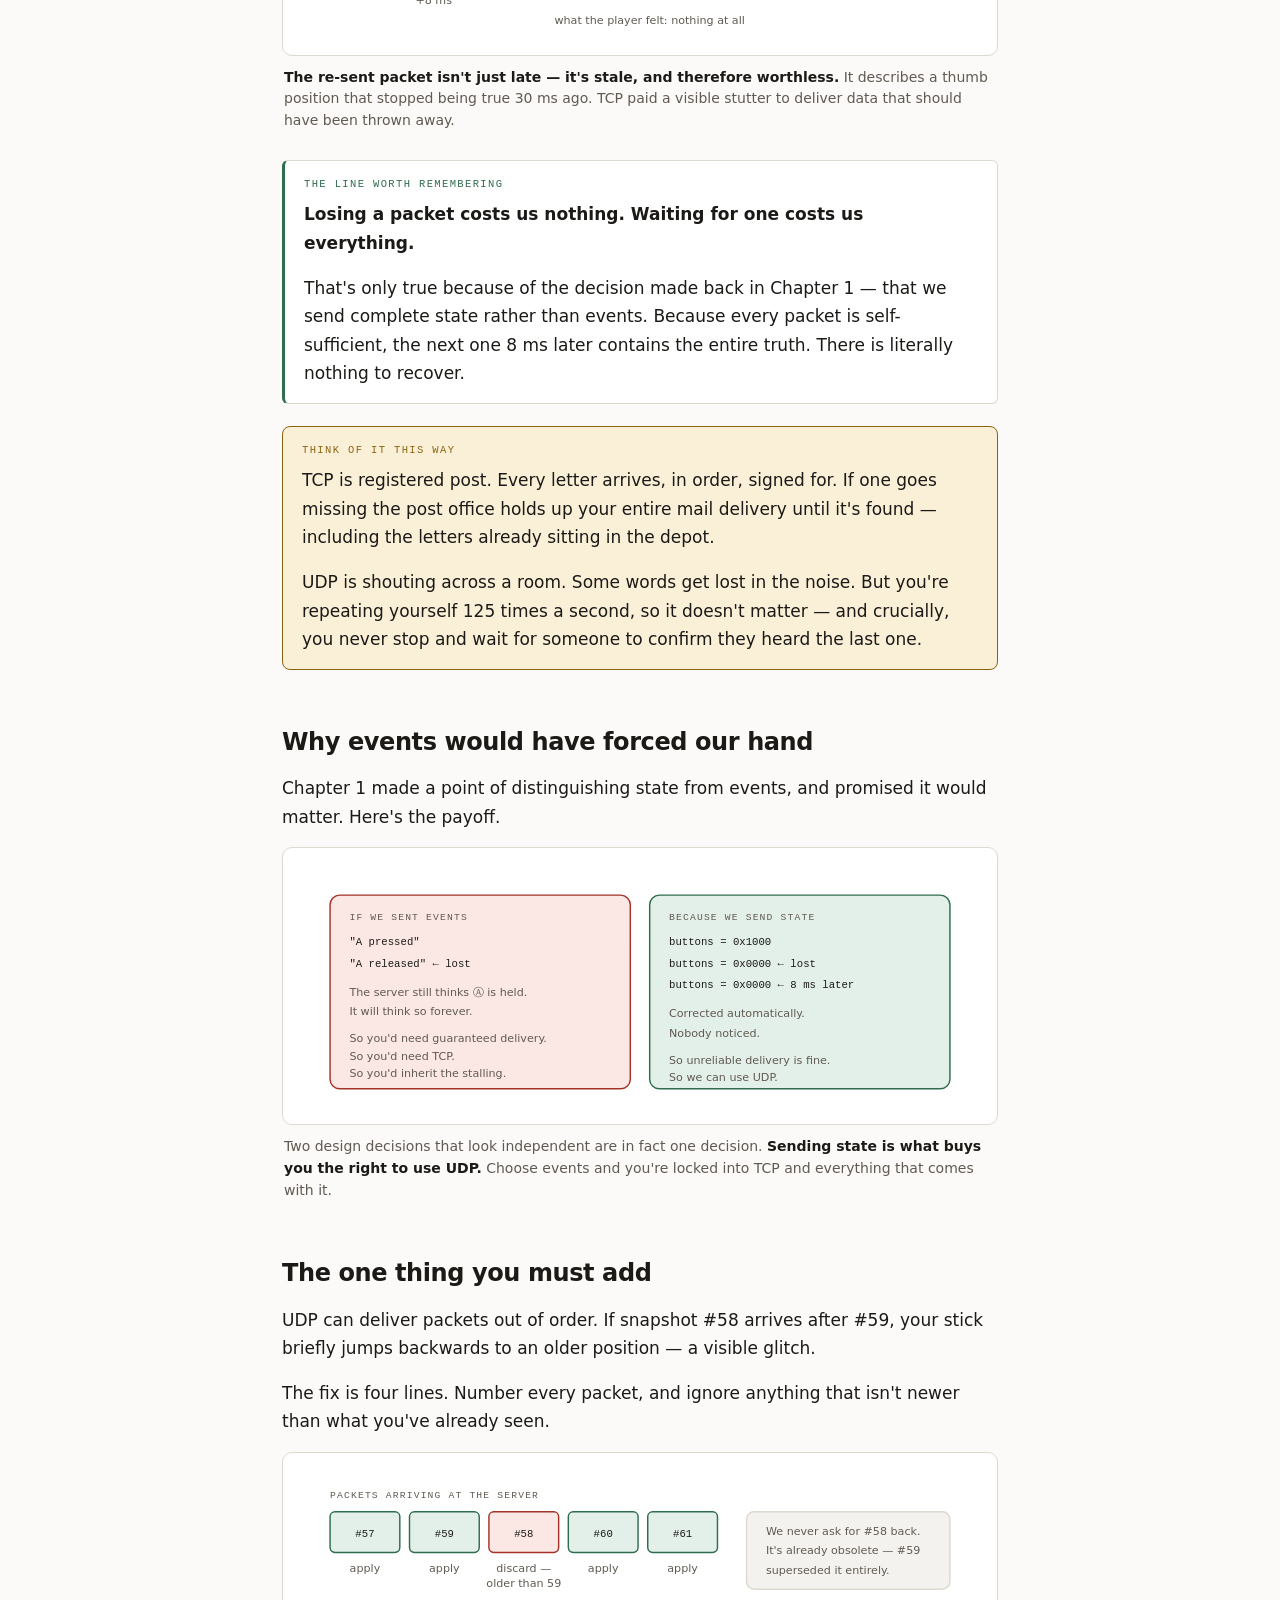
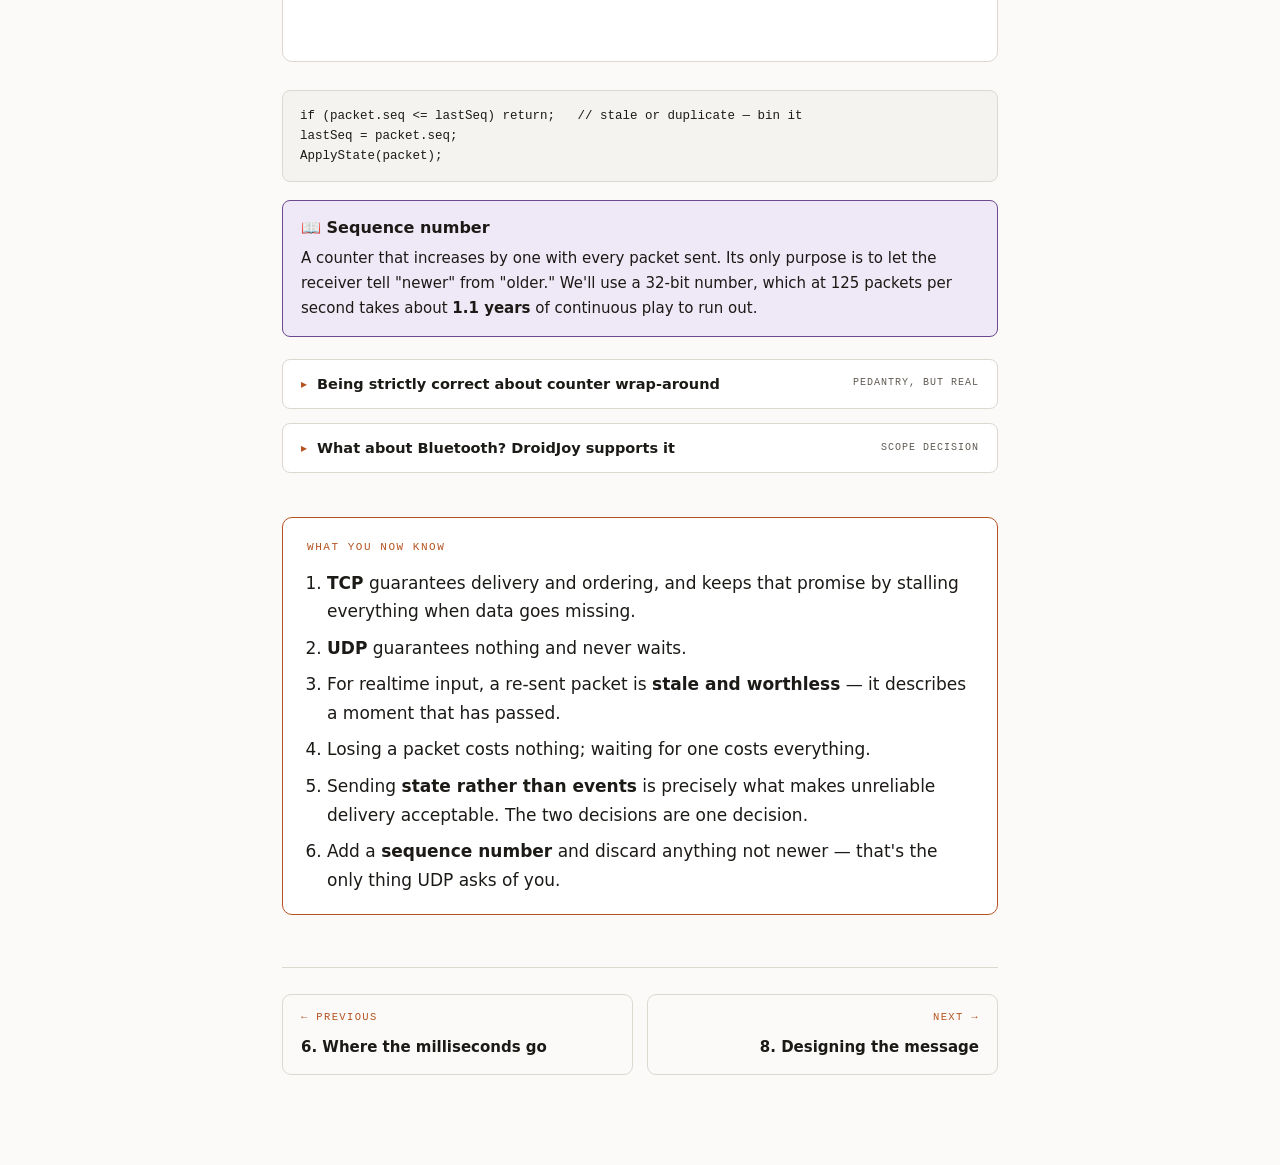
<file: ch07.html>
<!doctype html>
<html lang="en">
<head>
<meta charset="utf-8">
<meta name="viewport" content="width=device-width, initial-scale=1">
<title>Ch 7 — Choosing how to speak: UDP vs TCP</title>
<link rel="stylesheet" href="book.css">
</head>
<body>

<div class="topbar">
  <div class="topbar-inner">
    <a href="index.html" class="home">Phone as Gamepad</a>
    <span class="sep">/</span>
    <a href="index.html">Part III</a>
    <span class="now">07 / 12</span>
  </div>
  <div class="progress"><div style="width:58.3%"></div></div>
</div>

<div class="wrap">

<div class="chead">
  <div class="ch-n">Chapter Seven <span class="badge b-2">building</span></div>
  <h1>Choosing how to speak: UDP vs TCP</h1>
  <p class="lede">There are two ways to send data over a network. One guarantees delivery. For us, that guarantee is a liability — and understanding why teaches something that generalises well beyond this project.</p>
</div>

<div class="prereq"><b>Builds on Ch 6:</b> jitter hurts more than constant delay. <b>And Ch 1:</b> controllers send complete state, not events. That second one finally pays off here.</div>

<h2>The two options</h2>

<p>When you create a socket, you pick a protocol. In practice there are two, and they make opposite promises.</p>

<figure>
<div class="fig">
<svg viewBox="0 0 700 240" role="img" aria-label="TCP and UDP compared">
  <rect class="s-box-b" x="30" y="30" width="310" height="190" rx="10"/>
  <text class="s-lbl" x="50" y="56">TCP</text>
  <text class="s-t" x="50" y="80" font-size="15">"Everything arrives, in order."</text>
  <text class="s-t-sm" x="50" y="108">✓  Lost data is automatically re-sent</text>
  <text class="s-t-sm" x="50" y="130">✓  Never arrives shuffled</text>
  <text class="s-t-sm" x="50" y="152">✓  Notices if the other end vanishes</text>
  <text class="s-t-sm" x="50" y="180" fill="var(--red)">✗  To keep those promises, it will</text>
  <text class="s-t-sm" x="50" y="197" fill="var(--red)">   stop everything and wait</text>

  <rect class="s-box-a" x="360" y="30" width="310" height="190" rx="10"/>
  <text class="s-lbl" x="380" y="56">UDP</text>
  <text class="s-t" x="380" y="80" font-size="15">"I'll throw it. Good luck."</text>
  <text class="s-t-sm" x="380" y="108" fill="var(--red)">✗  Packets can vanish silently</text>
  <text class="s-t-sm" x="380" y="130" fill="var(--red)">✗  Can arrive out of order</text>
  <text class="s-t-sm" x="380" y="152" fill="var(--red)">✗  No idea if anyone's listening</text>
  <text class="s-t-sm" x="380" y="180">✓  Never, ever waits</text>
  <text class="s-t-sm" x="380" y="197">✓  Newest data always gets through first</text>
</svg>
</div>
</figure>

<p>Read those columns cold and TCP looks strictly better. It's what websites, email, and file downloads use — for good reason. If you're downloading a photo, a missing chunk means a corrupted photo, so waiting is obviously correct.</p>

<p><strong>We're going to choose UDP.</strong> Here's why that isn't reckless.</p>

<h2>What "guaranteed delivery" actually costs</h2>

<p>TCP's promise is that data arrives in order. The only way to keep that promise is: when something goes missing, <em>stop and wait for it</em> — and hold back everything that arrived behind it, because delivering that would break the ordering guarantee.</p>

<figure>
<div class="fig">
<svg viewBox="0 0 700 350" role="img" aria-label="Timeline comparison of TCP stalling versus UDP self-healing">
  <text class="s-lbl" x="30" y="26">TCP · one packet is lost at time zero</text>
  <line x1="30" y1="96" x2="645" y2="96" stroke="var(--line)" stroke-width="2"/>

  <g transform="translate(60,96)">
    <rect class="s-box-r" x="-13" y="-27" width="26" height="27" rx="3"/>
    <line x1="-9" y1="-23" x2="9" y2="-4" stroke="var(--red)" stroke-width="2"/>
    <line x1="9" y1="-23" x2="-9" y2="-4" stroke="var(--red)" stroke-width="2"/>
    <text class="s-t-sm" x="0" y="18" text-anchor="middle">lost</text>
  </g>

  <rect class="s-box" x="127" y="69" width="21" height="27" rx="3"/>
  <rect class="s-box" x="177" y="69" width="21" height="27" rx="3"/>
  <rect class="s-box" x="227" y="69" width="21" height="27" rx="3"/>
  <rect class="s-box" x="277" y="69" width="21" height="27" rx="3"/>

  <path class="s-zone" d="M118 108 H420 M118 108 V120 M420 108 V120" stroke="var(--red)"/>
  <text class="s-t-sm" x="269" y="136" text-anchor="middle" fill="var(--red)">these all arrived safely — and are being held back, undelivered</text>
  <text class="s-em" x="240" y="52" text-anchor="middle">▼ everything stops ▼</text>

  <g transform="translate(440,96)">
    <rect class="s-box-r" x="-13" y="-27" width="26" height="27" rx="3"/>
    <text class="s-t-sm" x="0" y="18" text-anchor="middle">re-sent, arrives at 30 ms</text>
    <text class="s-t-sm" x="0" y="36" text-anchor="middle" fill="var(--red)">describes where your thumb was 30 ms ago</text>
  </g>
  <text class="s-t-sm" x="600" y="92" fill="var(--red)">then a lurch</text>

  <line x1="30" y1="196" x2="670" y2="196" stroke="var(--line)" stroke-width="1" stroke-dasharray="4 4"/>

  <text class="s-lbl" x="30" y="224">UDP · same loss, full state every 8 ms</text>
  <line x1="30" y1="290" x2="645" y2="290" stroke="var(--line)" stroke-width="2"/>

  <g transform="translate(60,290)">
    <rect class="s-box-r" x="-13" y="-27" width="26" height="27" rx="3"/>
    <line x1="-9" y1="-23" x2="9" y2="-4" stroke="var(--red)" stroke-width="2"/>
    <line x1="9" y1="-23" x2="-9" y2="-4" stroke="var(--red)" stroke-width="2"/>
    <text class="s-t-sm" x="0" y="18" text-anchor="middle">lost</text>
  </g>
  <g>
    <rect class="s-box-g" x="127" y="263" width="21" height="27" rx="3"/>
    <rect class="s-box-g" x="177" y="263" width="21" height="27" rx="3"/>
    <rect class="s-box-g" x="227" y="263" width="21" height="27" rx="3"/>
    <rect class="s-box-g" x="277" y="263" width="21" height="27" rx="3"/>
    <rect class="s-box-g" x="327" y="263" width="21" height="27" rx="3"/>
    <rect class="s-box-g" x="377" y="263" width="21" height="27" rx="3"/>
    <rect class="s-box-g" x="427" y="263" width="21" height="27" rx="3"/>
    <rect class="s-box-g" x="477" y="263" width="21" height="27" rx="3"/>
    <rect class="s-box-g" x="527" y="263" width="21" height="27" rx="3"/>
  </g>
  <text class="s-t-sm" x="137" y="312" text-anchor="middle">+8 ms</text>
  <text class="s-em" x="350" y="248" text-anchor="middle">each one is a complete snapshot — applied the instant it lands</text>
  <text class="s-t-sm" x="360" y="332" text-anchor="middle" fill="var(--green)">what the player felt: nothing at all</text>
</svg>
</div>
<figcaption><b>The re-sent packet isn't just late — it's stale, and therefore worthless.</b> It describes a thumb position that stopped being true 30 ms ago. TCP paid a visible stutter to deliver data that should have been thrown away.</figcaption>
</figure>

<div class="box good">
  <span class="lb">The line worth remembering</span>
  <p><strong>Losing a packet costs us nothing. Waiting for one costs us everything.</strong></p>
  <p>That's only true because of the decision made back in Chapter 1 — that we send complete state rather than events. Because every packet is self-sufficient, the next one 8 ms later contains the entire truth. There is literally nothing to recover.</p>
</div>

<div class="analogy">
  <span class="lb">Think of it this way</span>
  <p>TCP is registered post. Every letter arrives, in order, signed for. If one goes missing the post office holds up your entire mail delivery until it's found — including the letters already sitting in the depot.</p>
  <p>UDP is shouting across a room. Some words get lost in the noise. But you're repeating yourself 125 times a second, so it doesn't matter — and crucially, you never stop and wait for someone to confirm they heard the last one.</p>
</div>

<h2>Why events would have forced our hand</h2>

<p>Chapter 1 made a point of distinguishing state from events, and promised it would matter. Here's the payoff.</p>

<figure>
<div class="fig">
<svg viewBox="0 0 700 250" role="img" aria-label="What happens when an event is lost versus when a state snapshot is lost">
  <rect class="s-box-r" x="30" y="28" width="310" height="200" rx="10"/>
  <text class="s-lbl" x="50" y="54">if we sent events</text>
  <text class="s-t-mono" x="50" y="80">"A pressed"</text>
  <text class="s-t-mono" x="50" y="102" fill="var(--red)">"A released"  ← lost</text>
  <text class="s-t-sm" x="50" y="132">The server still thinks Ⓐ is held.</text>
  <text class="s-t-sm" x="50" y="152">It will think so forever.</text>
  <text class="s-t-sm" x="50" y="180" fill="var(--red)">So you'd need guaranteed delivery.</text>
  <text class="s-t-sm" x="50" y="198" fill="var(--red)">So you'd need TCP.</text>
  <text class="s-t-sm" x="50" y="216" fill="var(--red)">So you'd inherit the stalling.</text>

  <rect class="s-box-g" x="360" y="28" width="310" height="200" rx="10"/>
  <text class="s-lbl" x="380" y="54">because we send state</text>
  <text class="s-t-mono" x="380" y="80">buttons = 0x1000</text>
  <text class="s-t-mono" x="380" y="102" fill="var(--red)">buttons = 0x0000  ← lost</text>
  <text class="s-t-mono" x="380" y="124">buttons = 0x0000  ← 8 ms later</text>
  <text class="s-t-sm" x="380" y="154">Corrected automatically.</text>
  <text class="s-t-sm" x="380" y="174">Nobody noticed.</text>
  <text class="s-t-sm" x="380" y="202" fill="var(--green)">So unreliable delivery is fine.</text>
  <text class="s-t-sm" x="380" y="220" fill="var(--green)">So we can use UDP.</text>
</svg>
</div>
<figcaption>Two design decisions that look independent are in fact one decision. <b>Sending state is what buys you the right to use UDP.</b> Choose events and you're locked into TCP and everything that comes with it.</figcaption>
</figure>

<h2>The one thing you must add</h2>

<p>UDP can deliver packets out of order. If snapshot #58 arrives after #59, your stick briefly jumps backwards to an older position — a visible glitch.</p>

<p>The fix is four lines. Number every packet, and ignore anything that isn't newer than what you've already seen.</p>

<figure>
<div class="fig">
<svg viewBox="0 0 700 180" role="img" aria-label="Discarding out-of-order packets by sequence number">
  <text class="s-lbl" x="30" y="26">packets arriving at the server</text>
  <g>
    <rect class="s-box-g" x="30" y="40" width="72" height="42" rx="5"/>
    <text class="s-t-mono" x="66" y="66" text-anchor="middle">#57</text>
    <rect class="s-box-g" x="112" y="40" width="72" height="42" rx="5"/>
    <text class="s-t-mono" x="148" y="66" text-anchor="middle">#59</text>
    <rect class="s-box-r" x="194" y="40" width="72" height="42" rx="5"/>
    <text class="s-t-mono" x="230" y="66" text-anchor="middle">#58</text>
    <rect class="s-box-g" x="276" y="40" width="72" height="42" rx="5"/>
    <text class="s-t-mono" x="312" y="66" text-anchor="middle">#60</text>
    <rect class="s-box-g" x="358" y="40" width="72" height="42" rx="5"/>
    <text class="s-t-mono" x="394" y="66" text-anchor="middle">#61</text>
  </g>
  <text class="s-t-sm" x="66" y="102" text-anchor="middle">apply</text>
  <text class="s-t-sm" x="148" y="102" text-anchor="middle">apply</text>
  <text class="s-t-sm" x="230" y="102" text-anchor="middle" fill="var(--red)">discard —</text>
  <text class="s-t-sm" x="230" y="118" text-anchor="middle" fill="var(--red)">older than 59</text>
  <text class="s-t-sm" x="312" y="102" text-anchor="middle">apply</text>
  <text class="s-t-sm" x="394" y="102" text-anchor="middle">apply</text>

  <rect class="s-box" x="460" y="40" width="210" height="80" rx="8"/>
  <text class="s-t-sm" x="480" y="64">We never ask for #58 back.</text>
  <text class="s-t-sm" x="480" y="84">It's already obsolete — #59</text>
  <text class="s-t-sm" x="480" y="104">superseded it entirely.</text>
</svg>
</div>
</figure>

<pre><code>if (packet.seq &lt;= lastSeq) return;   // stale or duplicate — bin it
lastSeq = packet.seq;
ApplyState(packet);</code></pre>

<div class="define">
  <span class="term">Sequence number</span>
  <p>A counter that increases by one with every packet sent. Its only purpose is to let the receiver tell "newer" from "older." We'll use a 32-bit number, which at 125 packets per second takes about <strong>1.1 years</strong> of continuous play to run out.</p>
</div>

<details>
<summary>Being strictly correct about counter wrap-around<span class="tag">pedantry, but real</span></summary>
<div class="dd">
<p>After roughly 1.1 years of continuous play, the counter wraps back to zero. At that instant, <code>packet.seq &lt;= lastSeq</code> is true for every subsequent packet, and your controller stops responding forever.</p>
<p>Nobody will hit this. But the correct version costs nothing:</p>
<pre><code>if ((int)(packet.seq - lastSeq) &lt;= 0) return;</code></pre>
<p>Subtracting unsigned values and interpreting the result as signed handles the wrap correctly — the difference comes out as a small positive number even across the boundary. It's a standard trick worth having in your head; you'll meet it again in anything involving rolling counters.</p>
</div>
</details>

<details>
<summary>What about Bluetooth? DroidJoy supports it<span class="tag">scope decision</span></summary>
<div class="dd">
<p>It does, and you should still skip it for now.</p>
<ul>
  <li><strong>It's slower.</strong> Bluetooth serial adds meaningful latency versus 5 GHz Wi-Fi, so you'd be working hard for a worse result.</li>
  <li><strong>Android's Bluetooth stack is genuinely unpleasant.</strong> Pairing flows, permission changes across Android versions, and inconsistent device behaviour. You'd spend your time fighting the platform rather than learning the architecture.</li>
  <li><strong>You can't inspect it.</strong> With Wi-Fi you can watch every packet in Wireshark and test the server with a Python script. With Bluetooth you're debugging blind.</li>
</ul>
<p>Its one genuine advantage is working with no Wi-Fi network present. Worth adding eventually — just not while you're still learning the shape of the system.</p>
</div>
</details>

<div class="recap">
  <span class="lb">What you now know</span>
  <ol>
    <li><strong>TCP</strong> guarantees delivery and ordering, and keeps that promise by stalling everything when data goes missing.</li>
    <li><strong>UDP</strong> guarantees nothing and never waits.</li>
    <li>For realtime input, a re-sent packet is <strong>stale and worthless</strong> — it describes a moment that has passed.</li>
    <li>Losing a packet costs nothing; waiting for one costs everything.</li>
    <li>Sending <strong>state rather than events</strong> is precisely what makes unreliable delivery acceptable. The two decisions are one decision.</li>
    <li>Add a <strong>sequence number</strong> and discard anything not newer — that's the only thing UDP asks of you.</li>
  </ol>
</div>

<div class="chnav">
  <a href="ch06.html"><span class="dir">← Previous</span><span class="ttl">6. Where the milliseconds go</span></a>
  <a href="ch08.html" class="next"><span class="dir">Next →</span><span class="ttl">8. Designing the message</span></a>
</div>

</div>
</body>
</html>
</file>
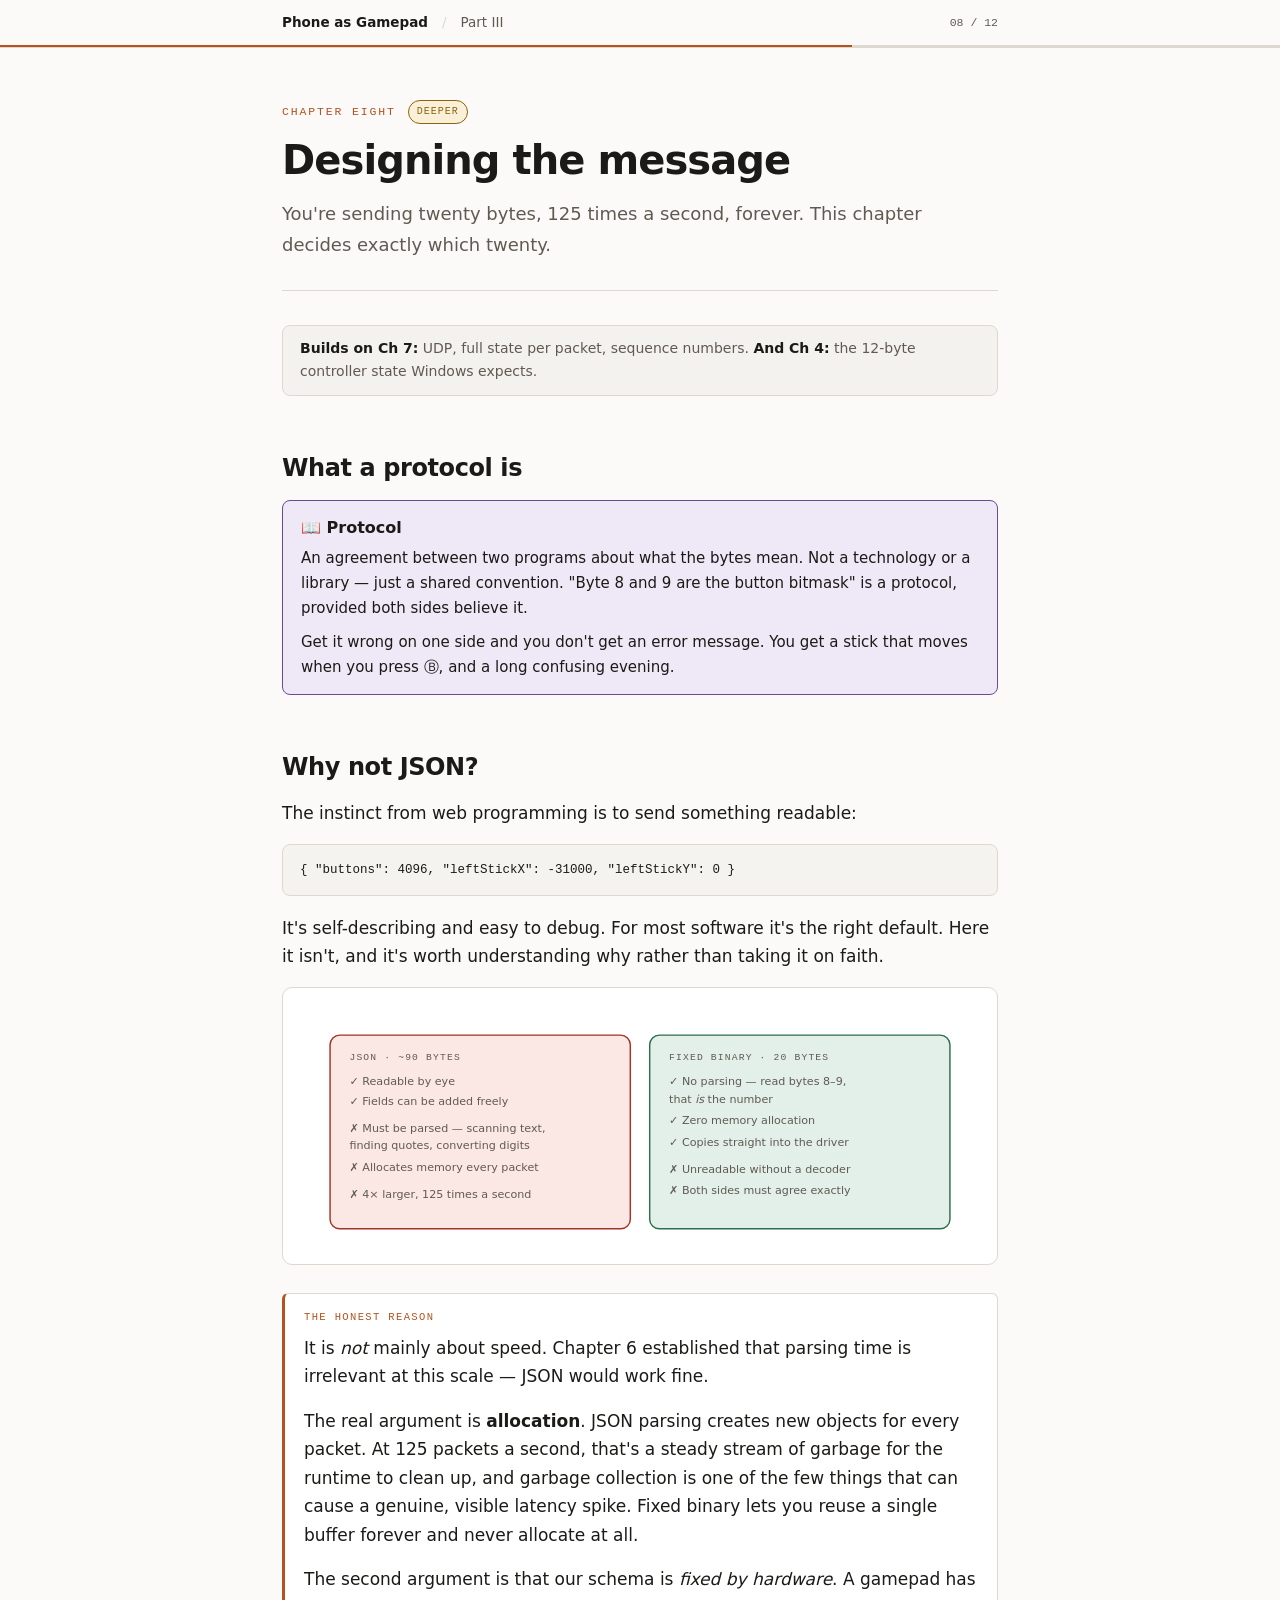
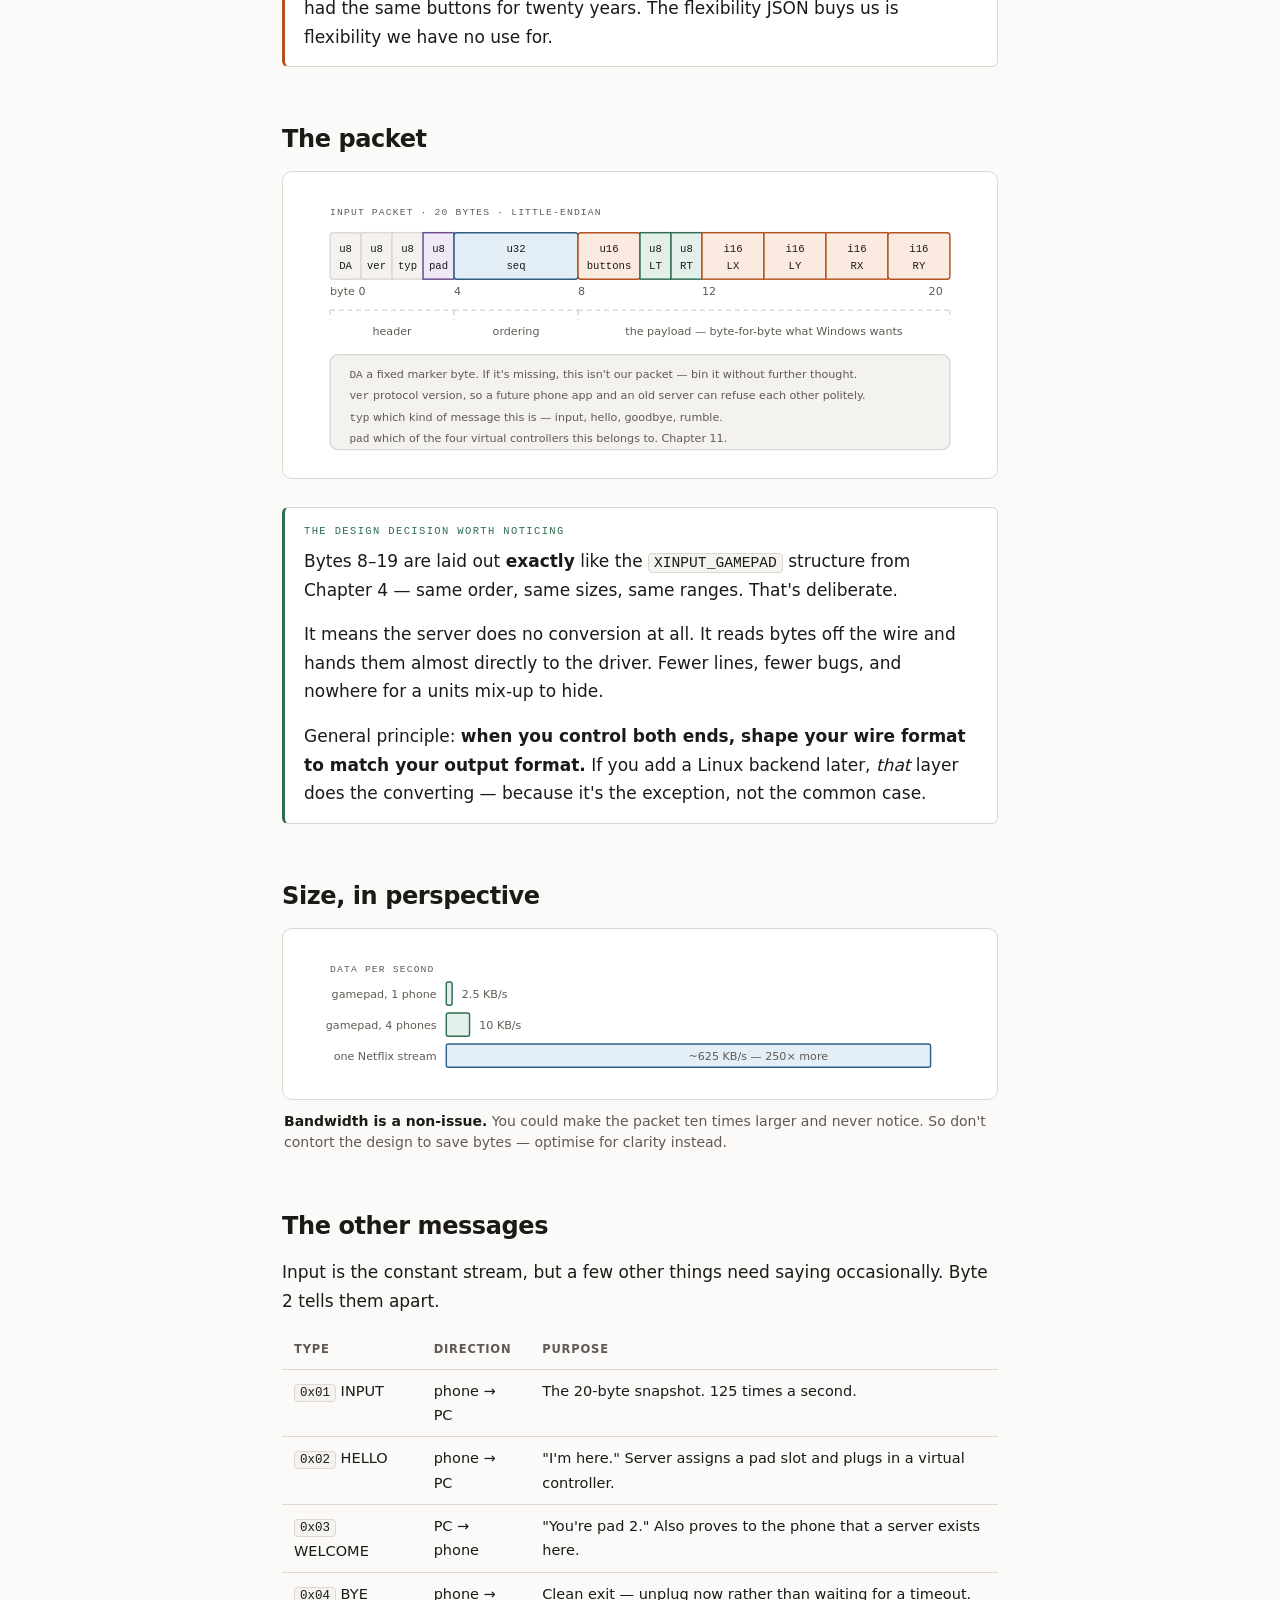
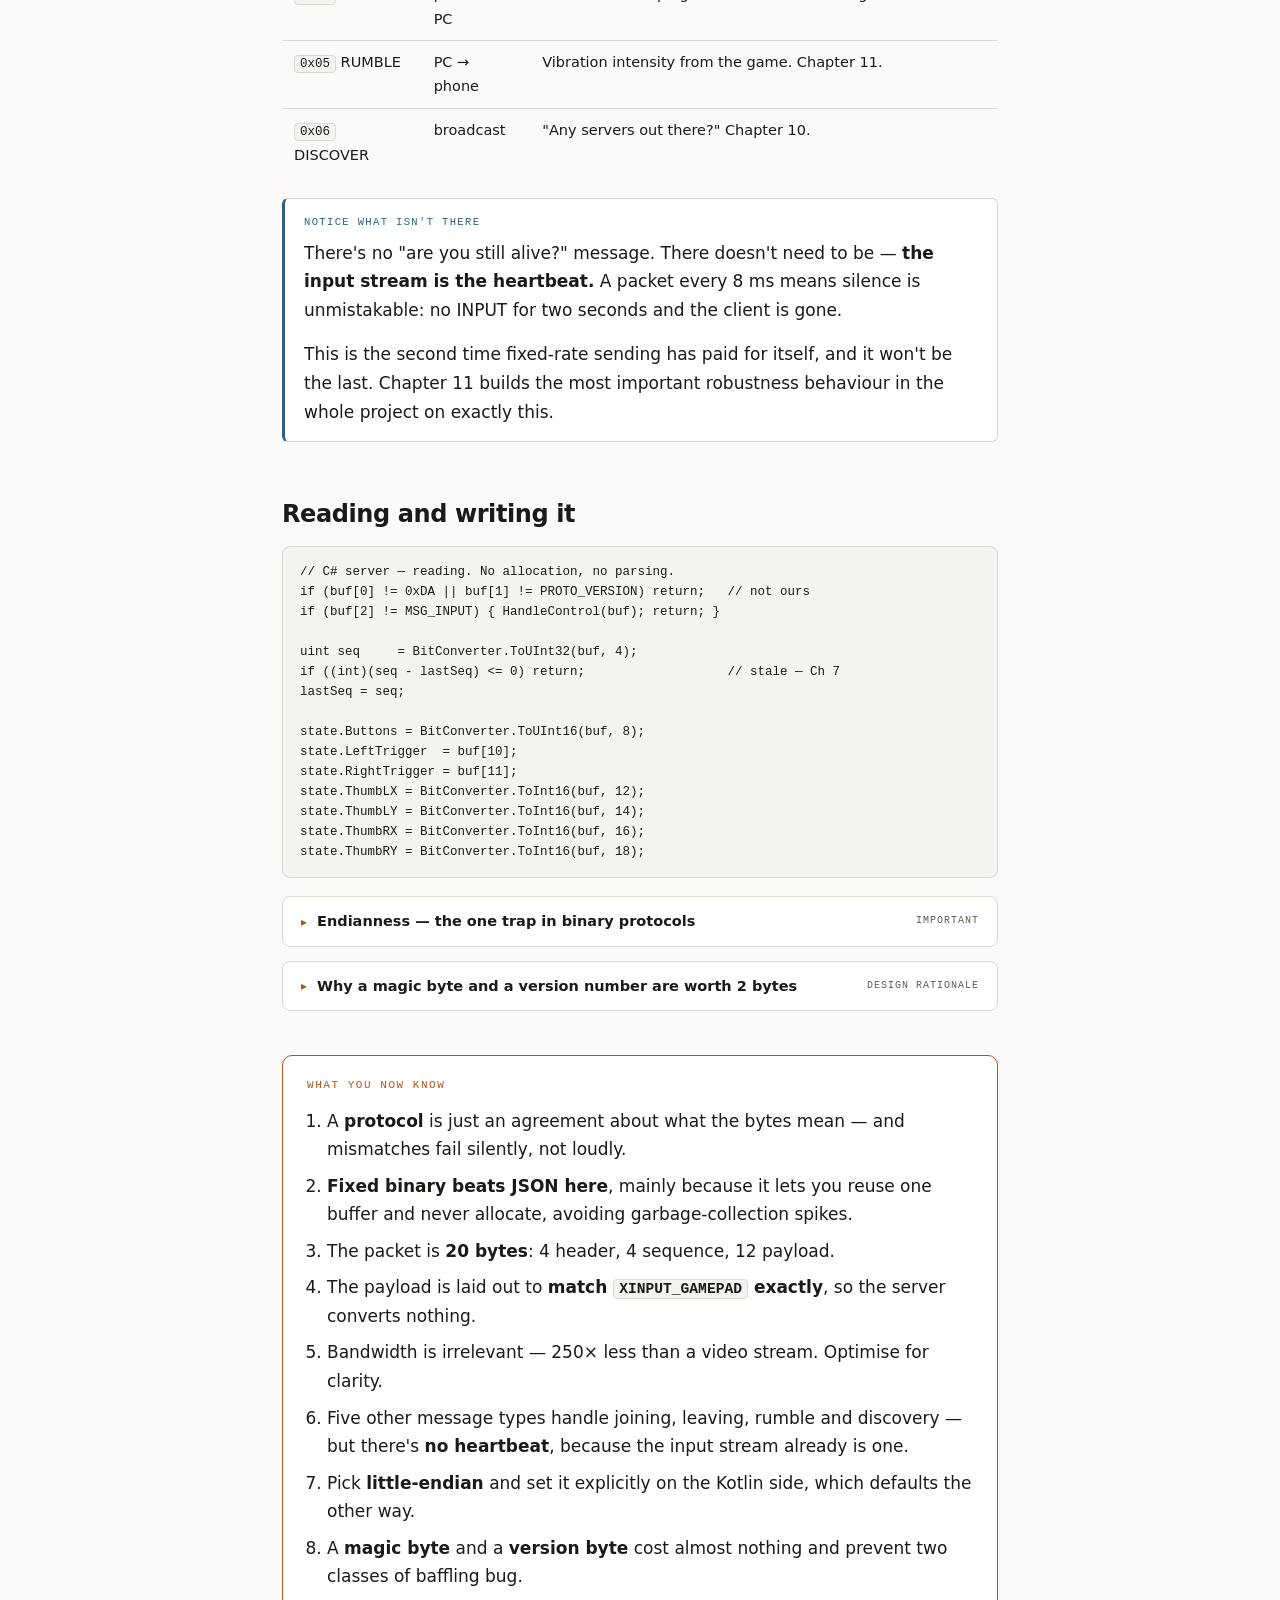
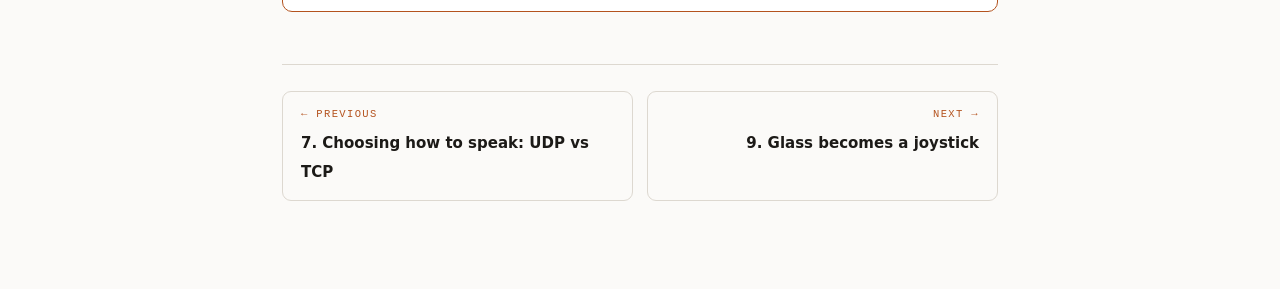
<file: ch08.html>
<!doctype html>
<html lang="en">
<head>
<meta charset="utf-8">
<meta name="viewport" content="width=device-width, initial-scale=1">
<title>Ch 8 — Designing the message</title>
<link rel="stylesheet" href="book.css">
</head>
<body>

<div class="topbar">
  <div class="topbar-inner">
    <a href="index.html" class="home">Phone as Gamepad</a>
    <span class="sep">/</span>
    <a href="index.html">Part III</a>
    <span class="now">08 / 12</span>
  </div>
  <div class="progress"><div style="width:66.6%"></div></div>
</div>

<div class="wrap">

<div class="chead">
  <div class="ch-n">Chapter Eight <span class="badge b-3">deeper</span></div>
  <h1>Designing the message</h1>
  <p class="lede">You're sending twenty bytes, 125 times a second, forever. This chapter decides exactly which twenty.</p>
</div>

<div class="prereq"><b>Builds on Ch 7:</b> UDP, full state per packet, sequence numbers. <b>And Ch 4:</b> the 12-byte controller state Windows expects.</div>

<h2>What a protocol is</h2>

<div class="define">
  <span class="term">Protocol</span>
  <p>An agreement between two programs about what the bytes mean. Not a technology or a library — just a shared convention. "Byte 8 and 9 are the button bitmask" is a protocol, provided both sides believe it.</p>
  <p>Get it wrong on one side and you don't get an error message. You get a stick that moves when you press Ⓑ, and a long confusing evening.</p>
</div>

<h2>Why not JSON?</h2>

<p>The instinct from web programming is to send something readable:</p>

<pre><code>{ "buttons": 4096, "leftStickX": -31000, "leftStickY": 0 }</code></pre>

<p>It's self-describing and easy to debug. For most software it's the right default. Here it isn't, and it's worth understanding why rather than taking it on faith.</p>

<figure>
<div class="fig">
<svg viewBox="0 0 700 250" role="img" aria-label="JSON compared with fixed binary layout">
  <rect class="s-box-r" x="30" y="28" width="310" height="200" rx="10"/>
  <text class="s-lbl" x="50" y="54">JSON · ~90 bytes</text>
  <text class="s-t-sm" x="50" y="80">✓  Readable by eye</text>
  <text class="s-t-sm" x="50" y="100">✓  Fields can be added freely</text>
  <text class="s-t-sm" x="50" y="128" fill="var(--red)">✗  Must be parsed — scanning text,</text>
  <text class="s-t-sm" x="50" y="146" fill="var(--red)">   finding quotes, converting digits</text>
  <text class="s-t-sm" x="50" y="168" fill="var(--red)">✗  Allocates memory every packet</text>
  <text class="s-t-sm" x="50" y="196" fill="var(--red)">✗  4× larger, 125 times a second</text>

  <rect class="s-box-g" x="360" y="28" width="310" height="200" rx="10"/>
  <text class="s-lbl" x="380" y="54">fixed binary · 20 bytes</text>
  <text class="s-t-sm" x="380" y="80">✓  No parsing — read bytes 8–9,</text>
  <text class="s-t-sm" x="380" y="98">   that <tspan font-style="italic">is</tspan> the number</text>
  <text class="s-t-sm" x="380" y="120">✓  Zero memory allocation</text>
  <text class="s-t-sm" x="380" y="142">✓  Copies straight into the driver</text>
  <text class="s-t-sm" x="380" y="170" fill="var(--red)">✗  Unreadable without a decoder</text>
  <text class="s-t-sm" x="380" y="192" fill="var(--red)">✗  Both sides must agree exactly</text>
</svg>
</div>
</figure>

<div class="box">
  <span class="lb">The honest reason</span>
  <p>It is <em>not</em> mainly about speed. Chapter 6 established that parsing time is irrelevant at this scale — JSON would work fine.</p>
  <p>The real argument is <strong>allocation</strong>. JSON parsing creates new objects for every packet. At 125 packets a second, that's a steady stream of garbage for the runtime to clean up, and garbage collection is one of the few things that can cause a genuine, visible latency spike. Fixed binary lets you reuse a single buffer forever and never allocate at all.</p>
  <p>The second argument is that our schema is <em>fixed by hardware</em>. A gamepad has had the same buttons for twenty years. The flexibility JSON buys us is flexibility we have no use for.</p>
</div>

<h2>The packet</h2>

<figure>
<div class="fig">
<svg viewBox="0 0 700 280" role="img" aria-label="The twenty byte input packet, field by field">
  <text class="s-lbl" x="30" y="24">input packet · 20 bytes · little-endian</text>

  <g>
    <rect class="s-box" x="30"  y="42" width="32" height="48" rx="3"/>
    <rect class="s-box" x="62"  y="42" width="32" height="48"/>
    <rect class="s-box" x="94"  y="42" width="32" height="48"/>
    <rect class="s-box-p" x="126" y="42" width="32" height="48"/>
    <rect class="s-box-b" x="158" y="42" width="128" height="48" rx="3"/>
    <rect class="s-box-a" x="286" y="42" width="64" height="48" rx="3"/>
    <rect class="s-box-g" x="350" y="42" width="32" height="48"/>
    <rect class="s-box-g" x="382" y="42" width="32" height="48"/>
    <rect class="s-box-a" x="414" y="42" width="64" height="48"/>
    <rect class="s-box-a" x="478" y="42" width="64" height="48"/>
    <rect class="s-box-a" x="542" y="42" width="64" height="48"/>
    <rect class="s-box-a" x="606" y="42" width="64" height="48" rx="3"/>
  </g>

  <g class="s-t-mono" text-anchor="middle">
    <text x="46" y="62">u8</text>    <text x="46" y="80">DA</text>
    <text x="78" y="62">u8</text>    <text x="78" y="80">ver</text>
    <text x="110" y="62">u8</text>   <text x="110" y="80">typ</text>
    <text x="142" y="62">u8</text>   <text x="142" y="80">pad</text>
    <text x="222" y="62">u32</text>  <text x="222" y="80">seq</text>
    <text x="318" y="62">u16</text>  <text x="318" y="80">buttons</text>
    <text x="366" y="62">u8</text>   <text x="366" y="80">LT</text>
    <text x="398" y="62">u8</text>   <text x="398" y="80">RT</text>
    <text x="446" y="62">i16</text>  <text x="446" y="80">LX</text>
    <text x="510" y="62">i16</text>  <text x="510" y="80">LY</text>
    <text x="574" y="62">i16</text>  <text x="574" y="80">RX</text>
    <text x="638" y="62">i16</text>  <text x="638" y="80">RY</text>
  </g>

  <g class="s-t-sm">
    <text x="30" y="106">byte 0</text>
    <text x="158" y="106">4</text>
    <text x="286" y="106">8</text>
    <text x="414" y="106">12</text>
    <text x="648" y="106">20</text>
  </g>

  <path class="s-zone" d="M30 122 H158 M30 122 V132 M158 122 V132"/>
  <text class="s-t-sm" x="94" y="148" text-anchor="middle">header</text>
  <path class="s-zone" d="M158 122 H286 M158 122 V132 M286 122 V132"/>
  <text class="s-t-sm" x="222" y="148" text-anchor="middle">ordering</text>
  <path class="s-zone" d="M286 122 H670 M286 122 V132 M670 122 V132"/>
  <text class="s-t-sm" x="478" y="148" text-anchor="middle">the payload — byte-for-byte what Windows wants</text>

  <rect class="s-box" x="30" y="168" width="640" height="98" rx="8"/>
  <text class="s-t-sm" x="50" y="192"><tspan font-family="monospace">DA</tspan>  a fixed marker byte. If it's missing, this isn't our packet — bin it without further thought.</text>
  <text class="s-t-sm" x="50" y="214"><tspan font-family="monospace">ver</tspan> protocol version, so a future phone app and an old server can refuse each other politely.</text>
  <text class="s-t-sm" x="50" y="236"><tspan font-family="monospace">typ</tspan> which kind of message this is — input, hello, goodbye, rumble.</text>
  <text class="s-t-sm" x="50" y="258"><tspan font-family="monospace">pad</tspan> which of the four virtual controllers this belongs to. Chapter 11.</text>
</svg>
</div>
</figure>

<div class="box good">
  <span class="lb">The design decision worth noticing</span>
  <p>Bytes 8–19 are laid out <strong>exactly</strong> like the <code>XINPUT_GAMEPAD</code> structure from Chapter 4 — same order, same sizes, same ranges. That's deliberate.</p>
  <p>It means the server does no conversion at all. It reads bytes off the wire and hands them almost directly to the driver. Fewer lines, fewer bugs, and nowhere for a units mix-up to hide.</p>
  <p>General principle: <strong>when you control both ends, shape your wire format to match your output format.</strong> If you add a Linux backend later, <em>that</em> layer does the converting — because it's the exception, not the common case.</p>
</div>

<h2>Size, in perspective</h2>

<figure>
<div class="fig">
<svg viewBox="0 0 700 140" role="img" aria-label="Bandwidth use compared to everyday things">
  <text class="s-lbl" x="30" y="24">data per second</text>

  <rect class="s-box-g" x="150" y="34" width="6" height="24" rx="2"/>
  <text class="s-t-sm" x="140" y="51" text-anchor="end">gamepad, 1 phone</text>
  <text class="s-t-sm" x="166" y="51">2.5 KB/s</text>

  <rect class="s-box-g" x="150" y="66" width="24" height="24" rx="2"/>
  <text class="s-t-sm" x="140" y="83" text-anchor="end">gamepad, 4 phones</text>
  <text class="s-t-sm" x="184" y="83">10 KB/s</text>

  <rect class="s-box-b" x="150" y="98" width="500" height="24" rx="2"/>
  <text class="s-t-sm" x="140" y="115" text-anchor="end">one Netflix stream</text>
  <text class="s-t-sm" x="400" y="115" fill="var(--blue)">~625 KB/s — 250× more</text>
</svg>
</div>
<figcaption><b>Bandwidth is a non-issue.</b> You could make the packet ten times larger and never notice. So don't contort the design to save bytes — optimise for clarity instead.</figcaption>
</figure>

<h2>The other messages</h2>

<p>Input is the constant stream, but a few other things need saying occasionally. Byte 2 tells them apart.</p>

<div class="scroll">
<table>
<thead><tr><th>Type</th><th>Direction</th><th>Purpose</th></tr></thead>
<tbody>
<tr><td><code>0x01</code> INPUT</td><td>phone → PC</td><td>The 20-byte snapshot. 125 times a second.</td></tr>
<tr><td><code>0x02</code> HELLO</td><td>phone → PC</td><td>"I'm here." Server assigns a pad slot and plugs in a virtual controller.</td></tr>
<tr><td><code>0x03</code> WELCOME</td><td>PC → phone</td><td>"You're pad 2." Also proves to the phone that a server exists here.</td></tr>
<tr><td><code>0x04</code> BYE</td><td>phone → PC</td><td>Clean exit — unplug now rather than waiting for a timeout.</td></tr>
<tr><td><code>0x05</code> RUMBLE</td><td>PC → phone</td><td>Vibration intensity from the game. Chapter 11.</td></tr>
<tr><td><code>0x06</code> DISCOVER</td><td>broadcast</td><td>"Any servers out there?" Chapter 10.</td></tr>
</tbody>
</table>
</div>

<div class="box info">
  <span class="lb">Notice what isn't there</span>
  <p>There's no "are you still alive?" message. There doesn't need to be — <strong>the input stream is the heartbeat.</strong> A packet every 8 ms means silence is unmistakable: no INPUT for two seconds and the client is gone.</p>
  <p>This is the second time fixed-rate sending has paid for itself, and it won't be the last. Chapter 11 builds the most important robustness behaviour in the whole project on exactly this.</p>
</div>

<h2>Reading and writing it</h2>

<pre><code>// C# server — reading. No allocation, no parsing.
if (buf[0] != 0xDA || buf[1] != PROTO_VERSION) return;   // not ours
if (buf[2] != MSG_INPUT) { HandleControl(buf); return; }

uint seq     = BitConverter.ToUInt32(buf, 4);
if ((int)(seq - lastSeq) &lt;= 0) return;                   // stale — Ch 7
lastSeq = seq;

state.Buttons = BitConverter.ToUInt16(buf, 8);
state.LeftTrigger  = buf[10];
state.RightTrigger = buf[11];
state.ThumbLX = BitConverter.ToInt16(buf, 12);
state.ThumbLY = BitConverter.ToInt16(buf, 14);
state.ThumbRX = BitConverter.ToInt16(buf, 16);
state.ThumbRY = BitConverter.ToInt16(buf, 18);</code></pre>

<details>
<summary>Endianness — the one trap in binary protocols<span class="tag">important</span></summary>
<div class="dd">
<p>A 16-bit number occupies two bytes, and there are two conventions for which order they go in. This is called <strong>endianness</strong>.</p>
<pre><code>the number 1000 (0x03E8) can be stored as:
  little-endian:  E8 03      ← least significant byte first
  big-endian:     03 E8      ← most significant byte first</code></pre>
<p>Write little-endian and read big-endian and your number becomes 59395 instead of 1000. No error, no crash — just a stick behaving bizarrely.</p>
<p><strong>For us it's easy:</strong> ARM (Android) and x86 (Windows) are both little-endian natively, so choosing little-endian costs nothing on either side. <code>BitConverter</code> in C# and <code>ByteBuffer.LITTLE_ENDIAN</code> in Kotlin will then agree by default.</p>
<p>The trap is that Java and Kotlin's <code>ByteBuffer</code> defaults to <strong>big-endian</strong>. Forget to set it and everything silently breaks. Write it down in your protocol notes, set it explicitly on the Kotlin side, and never think about it again.</p>
</div>
</details>

<details>
<summary>Why a magic byte and a version number are worth 2 bytes<span class="tag">design rationale</span></summary>
<div class="dd">
<p><strong>The magic byte (<code>0xDA</code>).</strong> Your socket will receive things you didn't send — port scanners, another app's stray broadcast, a mis-typed IP address from a different program. Without a marker byte, garbage gets interpreted as a controller state and your character spasms. One byte turns "mysterious glitch" into "silently ignored."</p>
<p><strong>The version byte.</strong> Someday you'll change the packet format — an extra axis, a new field. Users will have the old phone app and the new server, in every combination. With a version byte the server can say "this client is too old, please update." Without it, an old client's packets get read with the new layout and produce nonsense.</p>
<p>It costs two bytes out of twenty and eliminates two whole categories of confusing bug report. Take the deal.</p>
</div>
</details>

<div class="recap">
  <span class="lb">What you now know</span>
  <ol>
    <li>A <strong>protocol</strong> is just an agreement about what the bytes mean — and mismatches fail silently, not loudly.</li>
    <li><strong>Fixed binary beats JSON here</strong>, mainly because it lets you reuse one buffer and never allocate, avoiding garbage-collection spikes.</li>
    <li>The packet is <strong>20 bytes</strong>: 4 header, 4 sequence, 12 payload.</li>
    <li>The payload is laid out to <strong>match <code>XINPUT_GAMEPAD</code> exactly</strong>, so the server converts nothing.</li>
    <li>Bandwidth is irrelevant — 250× less than a video stream. Optimise for clarity.</li>
    <li>Five other message types handle joining, leaving, rumble and discovery — but there's <strong>no heartbeat</strong>, because the input stream already is one.</li>
    <li>Pick <strong>little-endian</strong> and set it explicitly on the Kotlin side, which defaults the other way.</li>
    <li>A <strong>magic byte</strong> and a <strong>version byte</strong> cost almost nothing and prevent two classes of baffling bug.</li>
  </ol>
</div>

<div class="chnav">
  <a href="ch07.html"><span class="dir">← Previous</span><span class="ttl">7. Choosing how to speak: UDP vs TCP</span></a>
  <a href="ch09.html" class="next"><span class="dir">Next →</span><span class="ttl">9. Glass becomes a joystick</span></a>
</div>

</div>
</body>
</html>
</file>
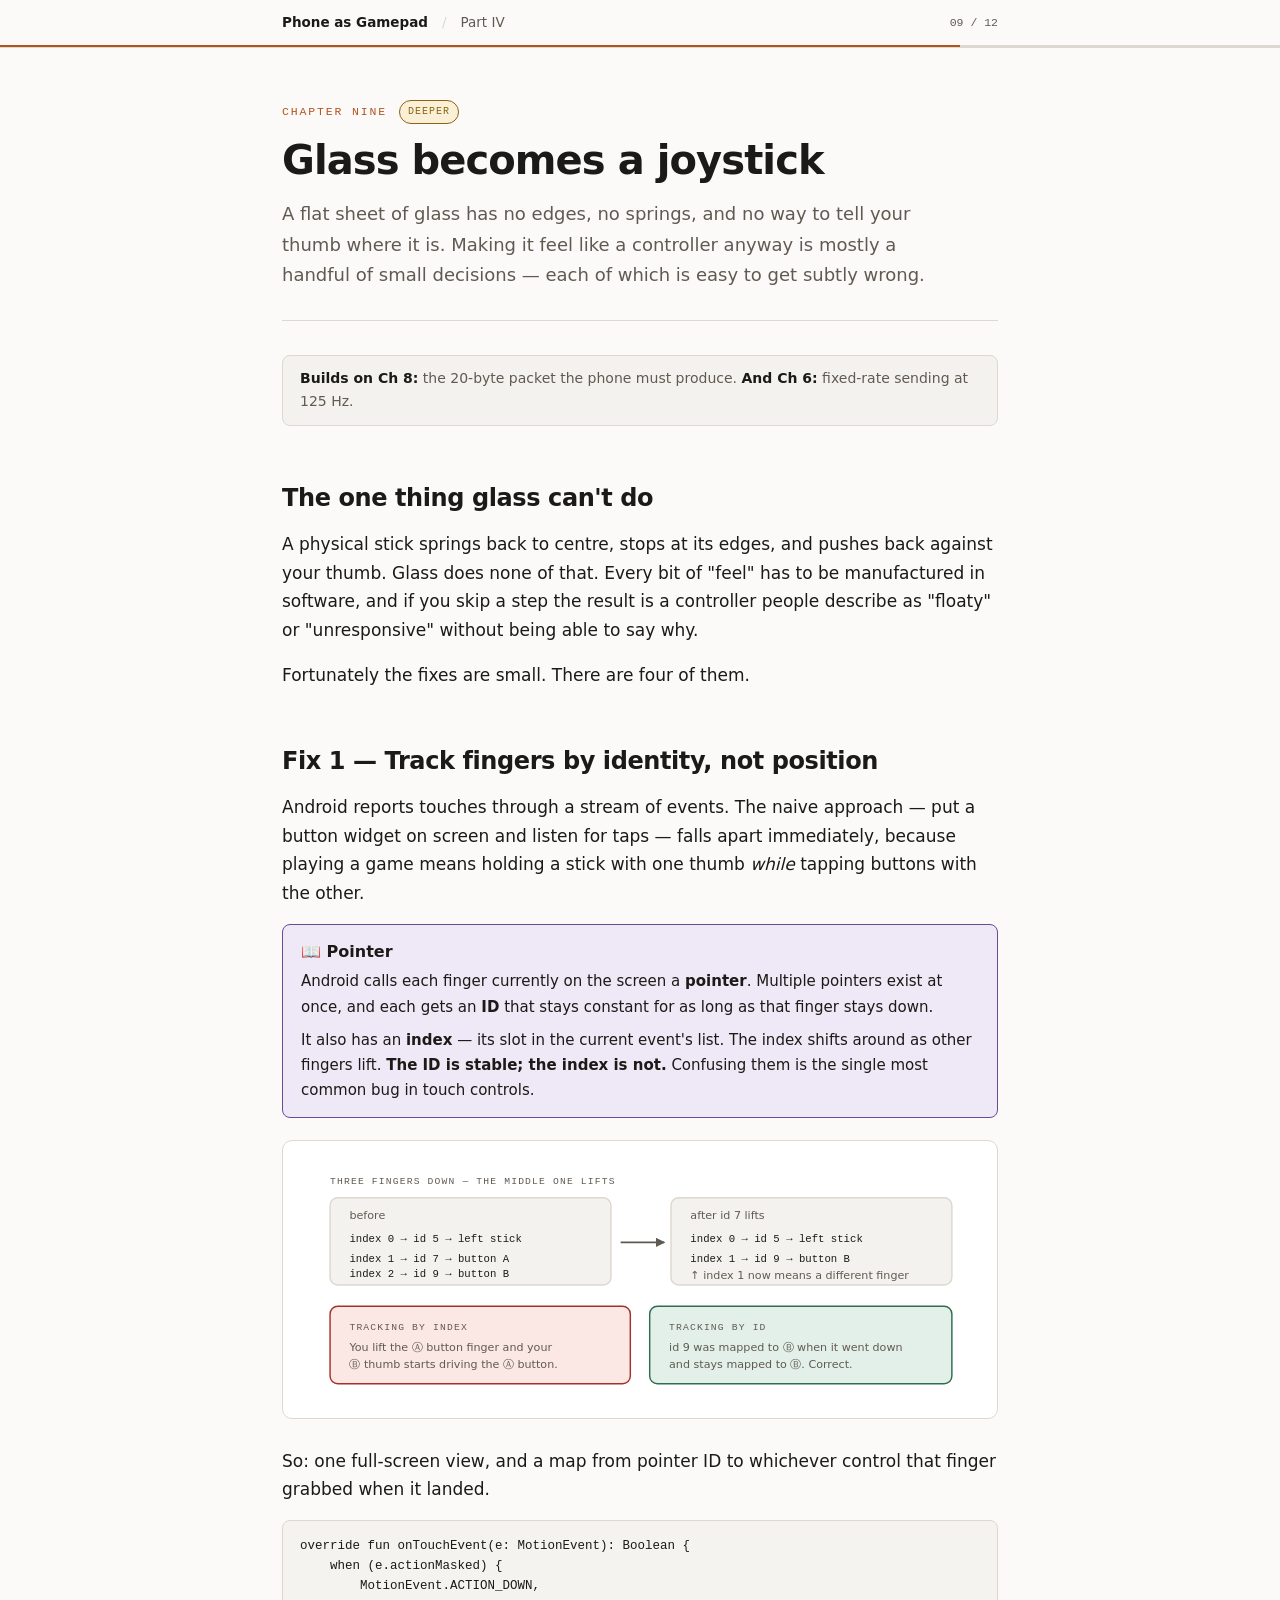
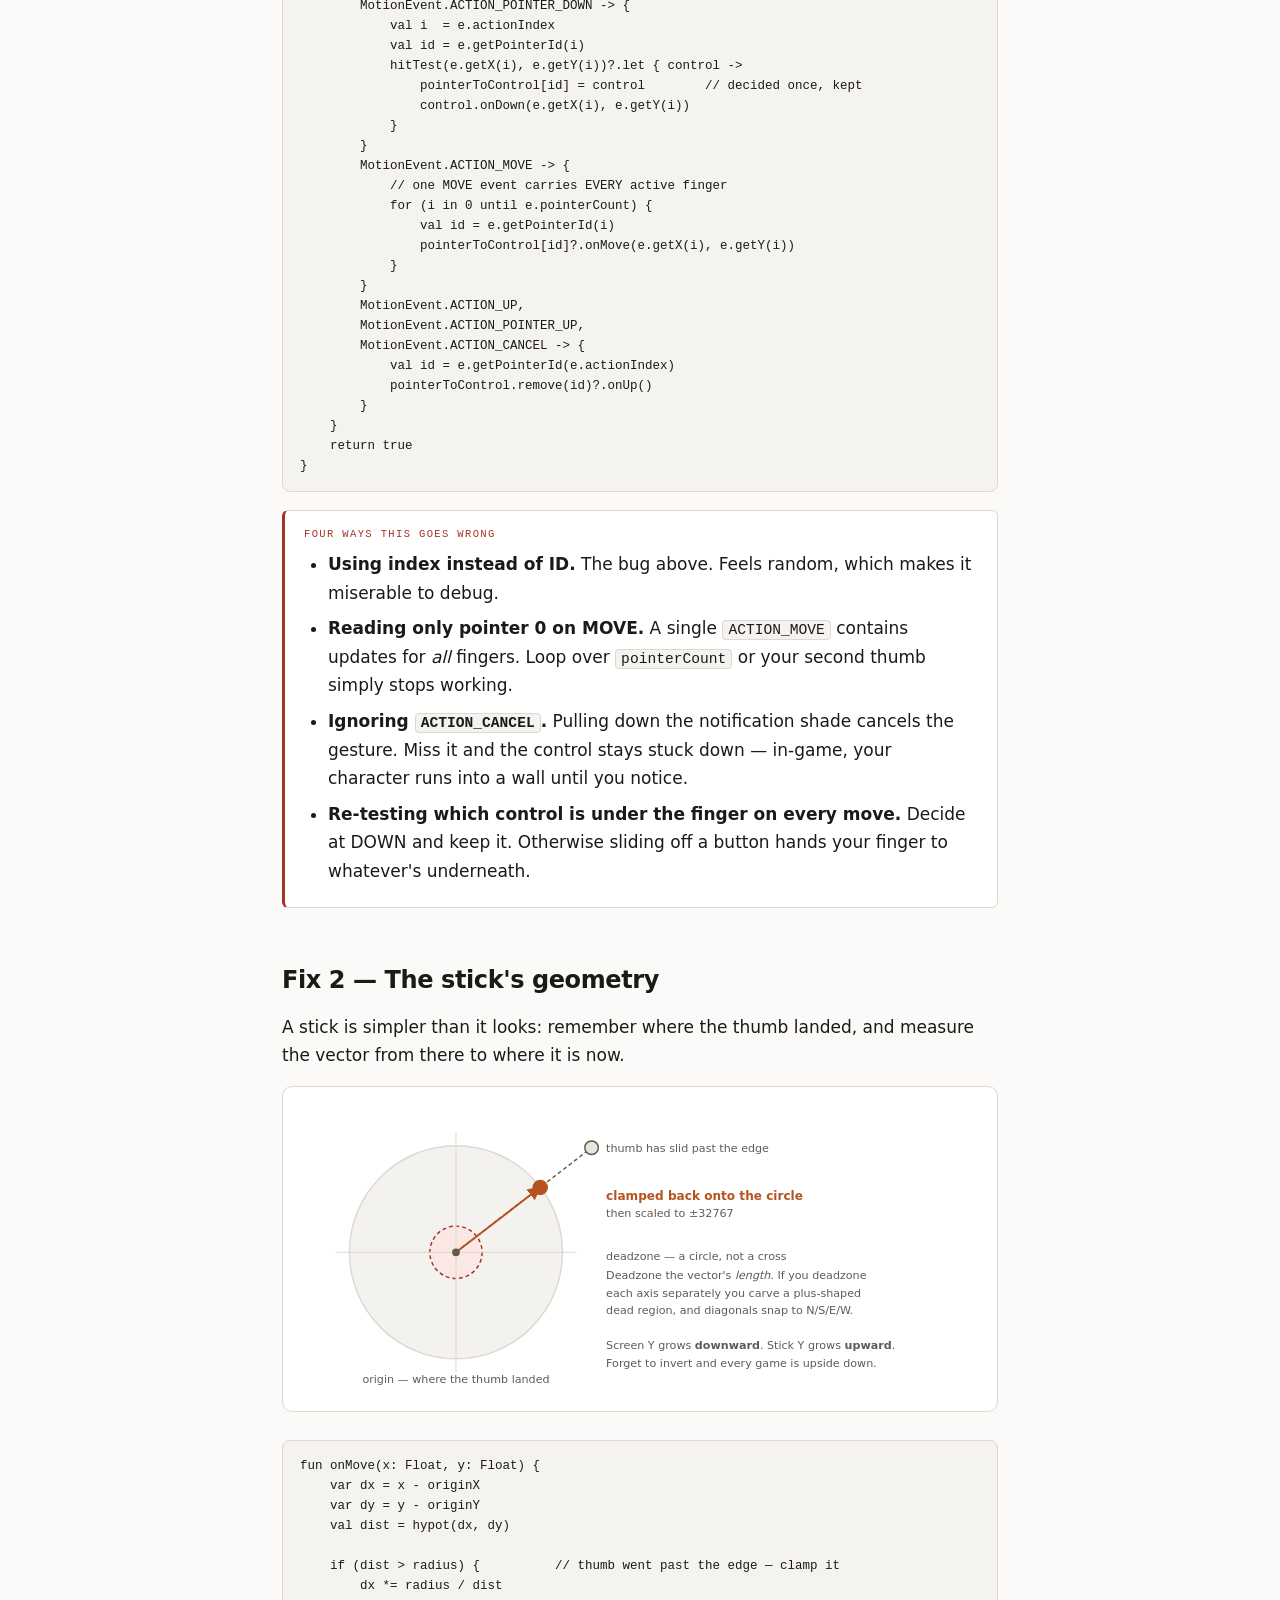
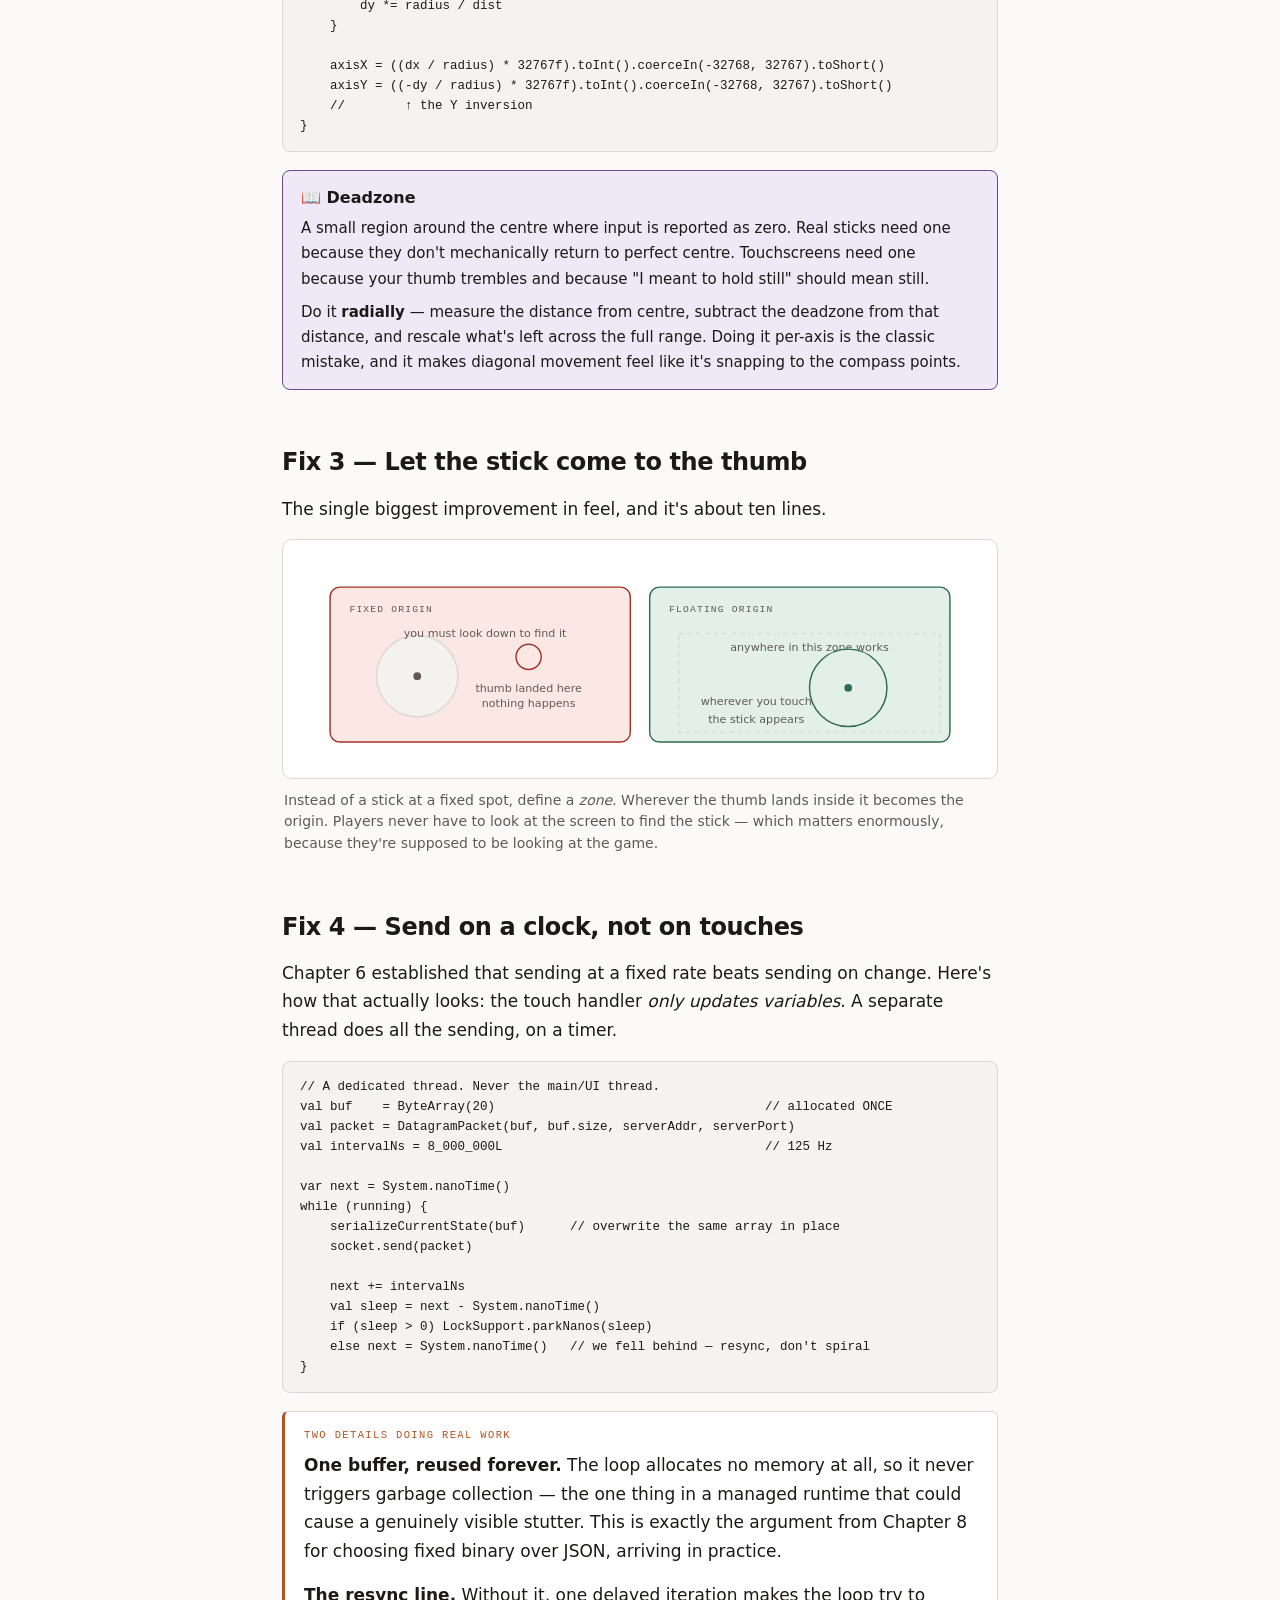
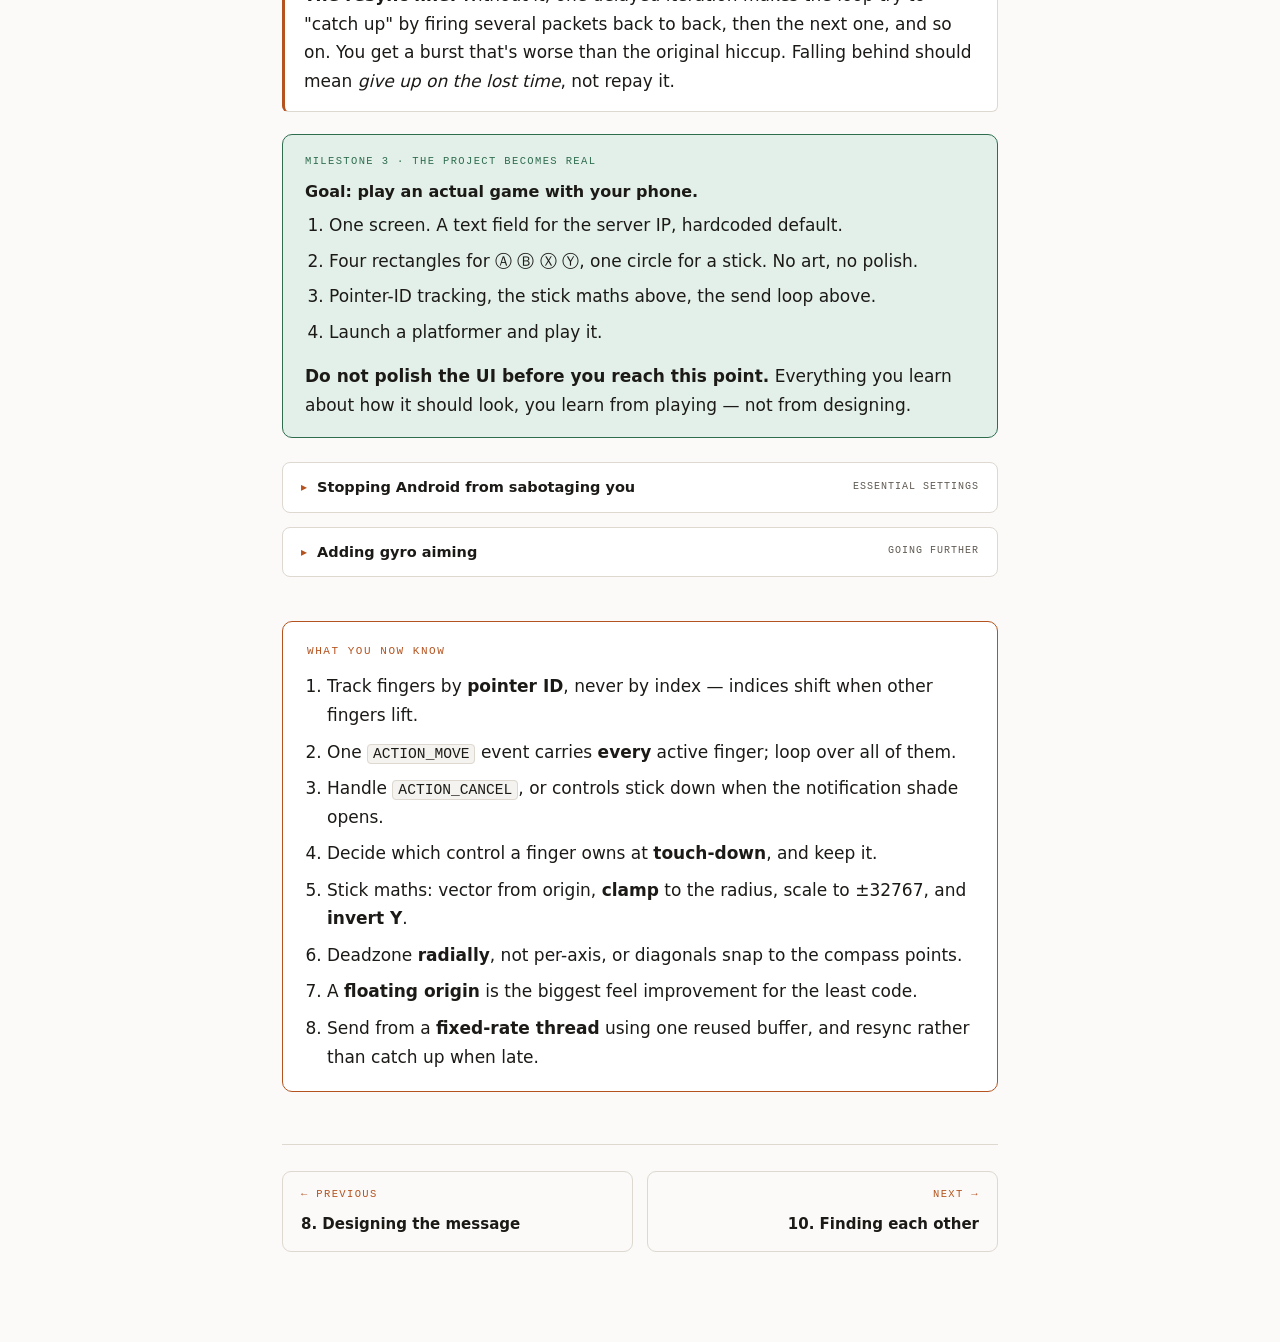
<file: ch09.html>
<!doctype html>
<html lang="en">
<head>
<meta charset="utf-8">
<meta name="viewport" content="width=device-width, initial-scale=1">
<title>Ch 9 — Glass becomes a joystick</title>
<link rel="stylesheet" href="book.css">
</head>
<body>

<div class="topbar">
  <div class="topbar-inner">
    <a href="index.html" class="home">Phone as Gamepad</a>
    <span class="sep">/</span>
    <a href="index.html">Part IV</a>
    <span class="now">09 / 12</span>
  </div>
  <div class="progress"><div style="width:75%"></div></div>
</div>

<div class="wrap">

<div class="chead">
  <div class="ch-n">Chapter Nine <span class="badge b-3">deeper</span></div>
  <h1>Glass becomes a joystick</h1>
  <p class="lede">A flat sheet of glass has no edges, no springs, and no way to tell your thumb where it is. Making it feel like a controller anyway is mostly a handful of small decisions — each of which is easy to get subtly wrong.</p>
</div>

<div class="prereq"><b>Builds on Ch 8:</b> the 20-byte packet the phone must produce. <b>And Ch 6:</b> fixed-rate sending at 125 Hz.</div>

<h2>The one thing glass can't do</h2>

<p>A physical stick springs back to centre, stops at its edges, and pushes back against your thumb. Glass does none of that. Every bit of "feel" has to be manufactured in software, and if you skip a step the result is a controller people describe as "floaty" or "unresponsive" without being able to say why.</p>

<p>Fortunately the fixes are small. There are four of them.</p>

<h2>Fix 1 — Track fingers by identity, not position</h2>

<p>Android reports touches through a stream of events. The naive approach — put a button widget on screen and listen for taps — falls apart immediately, because playing a game means holding a stick with one thumb <em>while</em> tapping buttons with the other.</p>

<div class="define">
  <span class="term">Pointer</span>
  <p>Android calls each finger currently on the screen a <strong>pointer</strong>. Multiple pointers exist at once, and each gets an <strong>ID</strong> that stays constant for as long as that finger stays down.</p>
  <p>It also has an <strong>index</strong> — its slot in the current event's list. The index shifts around as other fingers lift. <strong>The ID is stable; the index is not.</strong> Confusing them is the single most common bug in touch controls.</p>
</div>

<figure>
<div class="fig">
<svg viewBox="0 0 700 250" role="img" aria-label="Why pointer index shifts but pointer ID is stable">
  <text class="s-lbl" x="30" y="24">three fingers down — the middle one lifts</text>

  <rect class="s-box" x="30" y="38" width="290" height="90" rx="8"/>
  <text class="s-t-sm" x="50" y="60">before</text>
  <text class="s-t-mono" x="50" y="84">index 0 → id 5 → left stick</text>
  <text class="s-t-mono" x="50" y="104">index 1 → id 7 → button A</text>
  <text class="s-t-mono" x="50" y="120">index 2 → id 9 → button B</text>

  <path class="s-arr" d="M330 84 H375" marker-end="url(#p1)"/>

  <rect class="s-box" x="382" y="38" width="290" height="90" rx="8"/>
  <text class="s-t-sm" x="402" y="60">after id 7 lifts</text>
  <text class="s-t-mono" x="402" y="84">index 0 → id 5 → left stick</text>
  <text class="s-t-mono" x="402" y="104" fill="var(--red)">index 1 → id 9 → button B</text>
  <text class="s-t-sm" x="402" y="122" fill="var(--red)">↑ index 1 now means a different finger</text>

  <rect class="s-box-r" x="30" y="150" width="310" height="80" rx="8"/>
  <text class="s-lbl" x="50" y="174">tracking by index</text>
  <text class="s-t-sm" x="50" y="196">You lift the Ⓐ button finger and your</text>
  <text class="s-t-sm" x="50" y="214">Ⓑ thumb starts driving the Ⓐ button.</text>

  <rect class="s-box-g" x="360" y="150" width="312" height="80" rx="8"/>
  <text class="s-lbl" x="380" y="174">tracking by id</text>
  <text class="s-t-sm" x="380" y="196">id 9 was mapped to Ⓑ when it went down</text>
  <text class="s-t-sm" x="380" y="214">and stays mapped to Ⓑ. Correct.</text>

  <defs><marker id="p1" viewBox="0 0 10 10" refX="9" refY="5" markerWidth="6" markerHeight="6" orient="auto">
    <path d="M0 0 L10 5 L0 10 z" fill="var(--dim)"/></marker></defs>
</svg>
</div>
</figure>

<p>So: one full-screen view, and a map from pointer ID to whichever control that finger grabbed when it landed.</p>

<pre><code>override fun onTouchEvent(e: MotionEvent): Boolean {
    when (e.actionMasked) {
        MotionEvent.ACTION_DOWN,
        MotionEvent.ACTION_POINTER_DOWN -> {
            val i  = e.actionIndex
            val id = e.getPointerId(i)
            hitTest(e.getX(i), e.getY(i))?.let { control ->
                pointerToControl[id] = control        // decided once, kept
                control.onDown(e.getX(i), e.getY(i))
            }
        }
        MotionEvent.ACTION_MOVE -> {
            // one MOVE event carries EVERY active finger
            for (i in 0 until e.pointerCount) {
                val id = e.getPointerId(i)
                pointerToControl[id]?.onMove(e.getX(i), e.getY(i))
            }
        }
        MotionEvent.ACTION_UP,
        MotionEvent.ACTION_POINTER_UP,
        MotionEvent.ACTION_CANCEL -> {
            val id = e.getPointerId(e.actionIndex)
            pointerToControl.remove(id)?.onUp()
        }
    }
    return true
}</code></pre>

<div class="box warn">
  <span class="lb">Four ways this goes wrong</span>
  <ul>
    <li><strong>Using index instead of ID.</strong> The bug above. Feels random, which makes it miserable to debug.</li>
    <li><strong>Reading only pointer 0 on MOVE.</strong> A single <code>ACTION_MOVE</code> contains updates for <em>all</em> fingers. Loop over <code>pointerCount</code> or your second thumb simply stops working.</li>
    <li><strong>Ignoring <code>ACTION_CANCEL</code>.</strong> Pulling down the notification shade cancels the gesture. Miss it and the control stays stuck down — in-game, your character runs into a wall until you notice.</li>
    <li><strong>Re-testing which control is under the finger on every move.</strong> Decide at DOWN and keep it. Otherwise sliding off a button hands your finger to whatever's underneath.</li>
  </ul>
</div>

<h2>Fix 2 — The stick's geometry</h2>

<p>A stick is simpler than it looks: remember where the thumb landed, and measure the vector from there to where it is now.</p>

<figure>
<div class="fig">
<svg viewBox="0 0 700 300" role="img" aria-label="Virtual stick geometry: clamping and radial deadzone">
  <g transform="translate(160,150)">
    <circle cx="0" cy="0" r="110" class="s-box"/>
    <circle cx="0" cy="0" r="27" fill="var(--red-bg)" stroke="var(--red)" stroke-width="1.5" stroke-dasharray="4 3"/>
    <line x1="-124" y1="0" x2="124" y2="0" stroke="var(--line)"/>
    <line x1="0" y1="-124" x2="0" y2="124" stroke="var(--line)"/>

    <line x1="0" y1="0" x2="140" y2="-108" stroke="var(--dim)" stroke-width="1.5" stroke-dasharray="4 3"/>
    <circle cx="140" cy="-108" r="7" fill="var(--surface-3)" stroke="var(--dim)" stroke-width="1.5"/>

    <line x1="0" y1="0" x2="87" y2="-67" class="s-arr-a" marker-end="url(#q1)"/>
    <circle cx="87" cy="-67" r="8" fill="var(--accent)"/>
    <circle cx="0" cy="0" r="4" fill="var(--dim)"/>
    <text class="s-t-sm" x="0" y="135" text-anchor="middle">origin — where the thumb landed</text>
  </g>

  <text class="s-t-sm" x="315" y="46">thumb has slid past the edge</text>
  <text class="s-em" x="315" y="96">clamped back onto the circle</text>
  <text class="s-t-sm" x="315" y="114">then scaled to ±32767</text>

  <text class="s-t-sm" x="315" y="158" fill="var(--red)">deadzone — a circle, not a cross</text>
  <text class="s-t-sm" x="315" y="178">Deadzone the vector's <tspan font-style="italic">length</tspan>. If you deadzone</text>
  <text class="s-t-sm" x="315" y="196">each axis separately you carve a plus-shaped</text>
  <text class="s-t-sm" x="315" y="214">dead region, and diagonals snap to N/S/E/W.</text>

  <text class="s-t-sm" x="315" y="250">Screen Y grows <tspan font-weight="640">downward</tspan>. Stick Y grows <tspan font-weight="640">upward</tspan>.</text>
  <text class="s-t-sm" x="315" y="268" fill="var(--red)">Forget to invert and every game is upside down.</text>

  <defs><marker id="q1" viewBox="0 0 10 10" refX="9" refY="5" markerWidth="7" markerHeight="7" orient="auto">
    <path d="M0 0 L10 5 L0 10 z" fill="var(--accent)"/></marker></defs>
</svg>
</div>
</figure>

<pre><code>fun onMove(x: Float, y: Float) {
    var dx = x - originX
    var dy = y - originY
    val dist = hypot(dx, dy)

    if (dist > radius) {          // thumb went past the edge — clamp it
        dx *= radius / dist
        dy *= radius / dist
    }

    axisX = ((dx / radius) * 32767f).toInt().coerceIn(-32768, 32767).toShort()
    axisY = ((-dy / radius) * 32767f).toInt().coerceIn(-32768, 32767).toShort()
    //        ↑ the Y inversion
}</code></pre>

<div class="define">
  <span class="term">Deadzone</span>
  <p>A small region around the centre where input is reported as zero. Real sticks need one because they don't mechanically return to perfect centre. Touchscreens need one because your thumb trembles and because "I meant to hold still" should mean still.</p>
  <p>Do it <strong>radially</strong> — measure the distance from centre, subtract the deadzone from that distance, and rescale what's left across the full range. Doing it per-axis is the classic mistake, and it makes diagonal movement feel like it's snapping to the compass points.</p>
</div>

<h2>Fix 3 — Let the stick come to the thumb</h2>

<p>The single biggest improvement in feel, and it's about ten lines.</p>

<figure>
<div class="fig">
<svg viewBox="0 0 700 210" role="img" aria-label="Fixed origin versus floating origin sticks">
  <rect class="s-box-r" x="30" y="28" width="310" height="160" rx="10"/>
  <text class="s-lbl" x="50" y="54">fixed origin</text>
  <circle cx="120" cy="120" r="42" class="s-box"/>
  <circle cx="120" cy="120" r="4" fill="var(--dim)"/>
  <circle cx="235" cy="100" r="13" fill="var(--red-bg)" stroke="var(--red)" stroke-width="1.5"/>
  <text class="s-t-sm" x="235" y="136" text-anchor="middle" fill="var(--red)">thumb landed here</text>
  <text class="s-t-sm" x="235" y="152" text-anchor="middle" fill="var(--red)">nothing happens</text>
  <text class="s-t-sm" x="190" y="80" text-anchor="middle">you must look down to find it</text>

  <rect class="s-box-g" x="360" y="28" width="310" height="160" rx="10"/>
  <text class="s-lbl" x="380" y="54">floating origin</text>
  <path class="s-zone" d="M390 76 H660 V178 H390 Z"/>
  <text class="s-t-sm" x="525" y="94" text-anchor="middle">anywhere in this zone works</text>
  <circle cx="565" cy="132" r="40" class="s-box-g"/>
  <circle cx="565" cy="132" r="4" fill="var(--green)"/>
  <text class="s-t-sm" x="470" y="168" text-anchor="middle" fill="var(--green)">the stick appears</text>
  <text class="s-t-sm" x="470" y="150" text-anchor="middle" fill="var(--green)">wherever you touch</text>
</svg>
</div>
<figcaption>Instead of a stick at a fixed spot, define a <em>zone</em>. Wherever the thumb lands inside it becomes the origin. Players never have to look at the screen to find the stick — which matters enormously, because they're supposed to be looking at the game.</figcaption>
</figure>

<h2>Fix 4 — Send on a clock, not on touches</h2>

<p>Chapter 6 established that sending at a fixed rate beats sending on change. Here's how that actually looks: the touch handler <em>only updates variables</em>. A separate thread does all the sending, on a timer.</p>

<pre><code>// A dedicated thread. Never the main/UI thread.
val buf    = ByteArray(20)                                    // allocated ONCE
val packet = DatagramPacket(buf, buf.size, serverAddr, serverPort)
val intervalNs = 8_000_000L                                   // 125 Hz

var next = System.nanoTime()
while (running) {
    serializeCurrentState(buf)      // overwrite the same array in place
    socket.send(packet)

    next += intervalNs
    val sleep = next - System.nanoTime()
    if (sleep > 0) LockSupport.parkNanos(sleep)
    else next = System.nanoTime()   // we fell behind — resync, don't spiral
}</code></pre>

<div class="box">
  <span class="lb">Two details doing real work</span>
  <p><strong>One buffer, reused forever.</strong> The loop allocates no memory at all, so it never triggers garbage collection — the one thing in a managed runtime that could cause a genuinely visible stutter. This is exactly the argument from Chapter 8 for choosing fixed binary over JSON, arriving in practice.</p>
  <p><strong>The resync line.</strong> Without it, one delayed iteration makes the loop try to "catch up" by firing several packets back to back, then the next one, and so on. You get a burst that's worse than the original hiccup. Falling behind should mean <em>give up on the lost time</em>, not repay it.</p>
</div>

<div class="milestone">
  <span class="lb">Milestone 3 · the project becomes real</span>
  <h4>Goal: play an actual game with your phone.</h4>
  <ol>
    <li>One screen. A text field for the server IP, hardcoded default.</li>
    <li>Four rectangles for Ⓐ Ⓑ Ⓧ Ⓨ, one circle for a stick. No art, no polish.</li>
    <li>Pointer-ID tracking, the stick maths above, the send loop above.</li>
    <li>Launch a platformer and play it.</li>
  </ol>
  <p style="margin-top:12px"><strong>Do not polish the UI before you reach this point.</strong> Everything you learn about how it should look, you learn from playing — not from designing.</p>
</div>

<details>
<summary>Stopping Android from sabotaging you<span class="tag">essential settings</span></summary>
<div class="dd">
<p>Three platform behaviours will otherwise quietly ruin the experience:</p>
<p><strong>Wi-Fi power saving.</strong> Android parks the radio between packets to save battery, adding tens of milliseconds unpredictably. Hold a high-performance lock while the app is in front:</p>
<pre><code>val lock = wifiManager.createWifiLock(
    WifiManager.WIFI_MODE_FULL_HIGH_PERF, "pad")
lock.acquire()          // and release() in onPause</code></pre>
<p><strong>Screen timeout.</strong> Set <code>FLAG_KEEP_SCREEN_ON</code>, or the screen dims mid-game because you haven't "touched" it in a way Android counts.</p>
<p><strong>Edge gestures.</strong> Use immersive mode to hide the system bars. Otherwise a thumb near the top edge pulls down the notification shade during a boss fight — which also fires <code>ACTION_CANCEL</code>, so handle that properly too.</p>
</div>
</details>

<details>
<summary>Adding gyro aiming<span class="tag">going further</span></summary>
<div class="dd">
<p>DroidJoy advertises accelerometer support, but the <strong>gyroscope</strong> is the more useful sensor. An accelerometer measures acceleration including gravity, so it's noisy and can't tell rotation from movement. Gyro measures rotation directly.</p>
<p>Use <code>TYPE_GAME_ROTATION_VECTOR</code> rather than the raw gyro. It's already fused with other sensors and drift-corrected, and unlike <code>TYPE_ROTATION_VECTOR</code> it excludes magnetometer data — which goes haywire near speakers, magnets, and metal desks.</p>
<pre><code>sensorManager.registerListener(listener,
    sensorManager.getDefaultSensor(Sensor.TYPE_GAME_ROTATION_VECTOR),
    SensorManager.SENSOR_DELAY_GAME)</code></pre>
<p>Map angular offset from a recorded origin onto the right stick. Then add a <strong>recentre button</strong> — not optional. Drift accumulates, players change posture, and without a recentre they'll be aiming at the floor within a minute.</p>
</div>
</details>

<div class="recap">
  <span class="lb">What you now know</span>
  <ol>
    <li>Track fingers by <strong>pointer ID</strong>, never by index — indices shift when other fingers lift.</li>
    <li>One <code>ACTION_MOVE</code> event carries <strong>every</strong> active finger; loop over all of them.</li>
    <li>Handle <code>ACTION_CANCEL</code>, or controls stick down when the notification shade opens.</li>
    <li>Decide which control a finger owns at <strong>touch-down</strong>, and keep it.</li>
    <li>Stick maths: vector from origin, <strong>clamp</strong> to the radius, scale to ±32767, and <strong>invert Y</strong>.</li>
    <li>Deadzone <strong>radially</strong>, not per-axis, or diagonals snap to the compass points.</li>
    <li>A <strong>floating origin</strong> is the biggest feel improvement for the least code.</li>
    <li>Send from a <strong>fixed-rate thread</strong> using one reused buffer, and resync rather than catch up when late.</li>
  </ol>
</div>

<div class="chnav">
  <a href="ch08.html"><span class="dir">← Previous</span><span class="ttl">8. Designing the message</span></a>
  <a href="ch10.html" class="next"><span class="dir">Next →</span><span class="ttl">10. Finding each other</span></a>
</div>

</div>
</body>
</html>
</file>
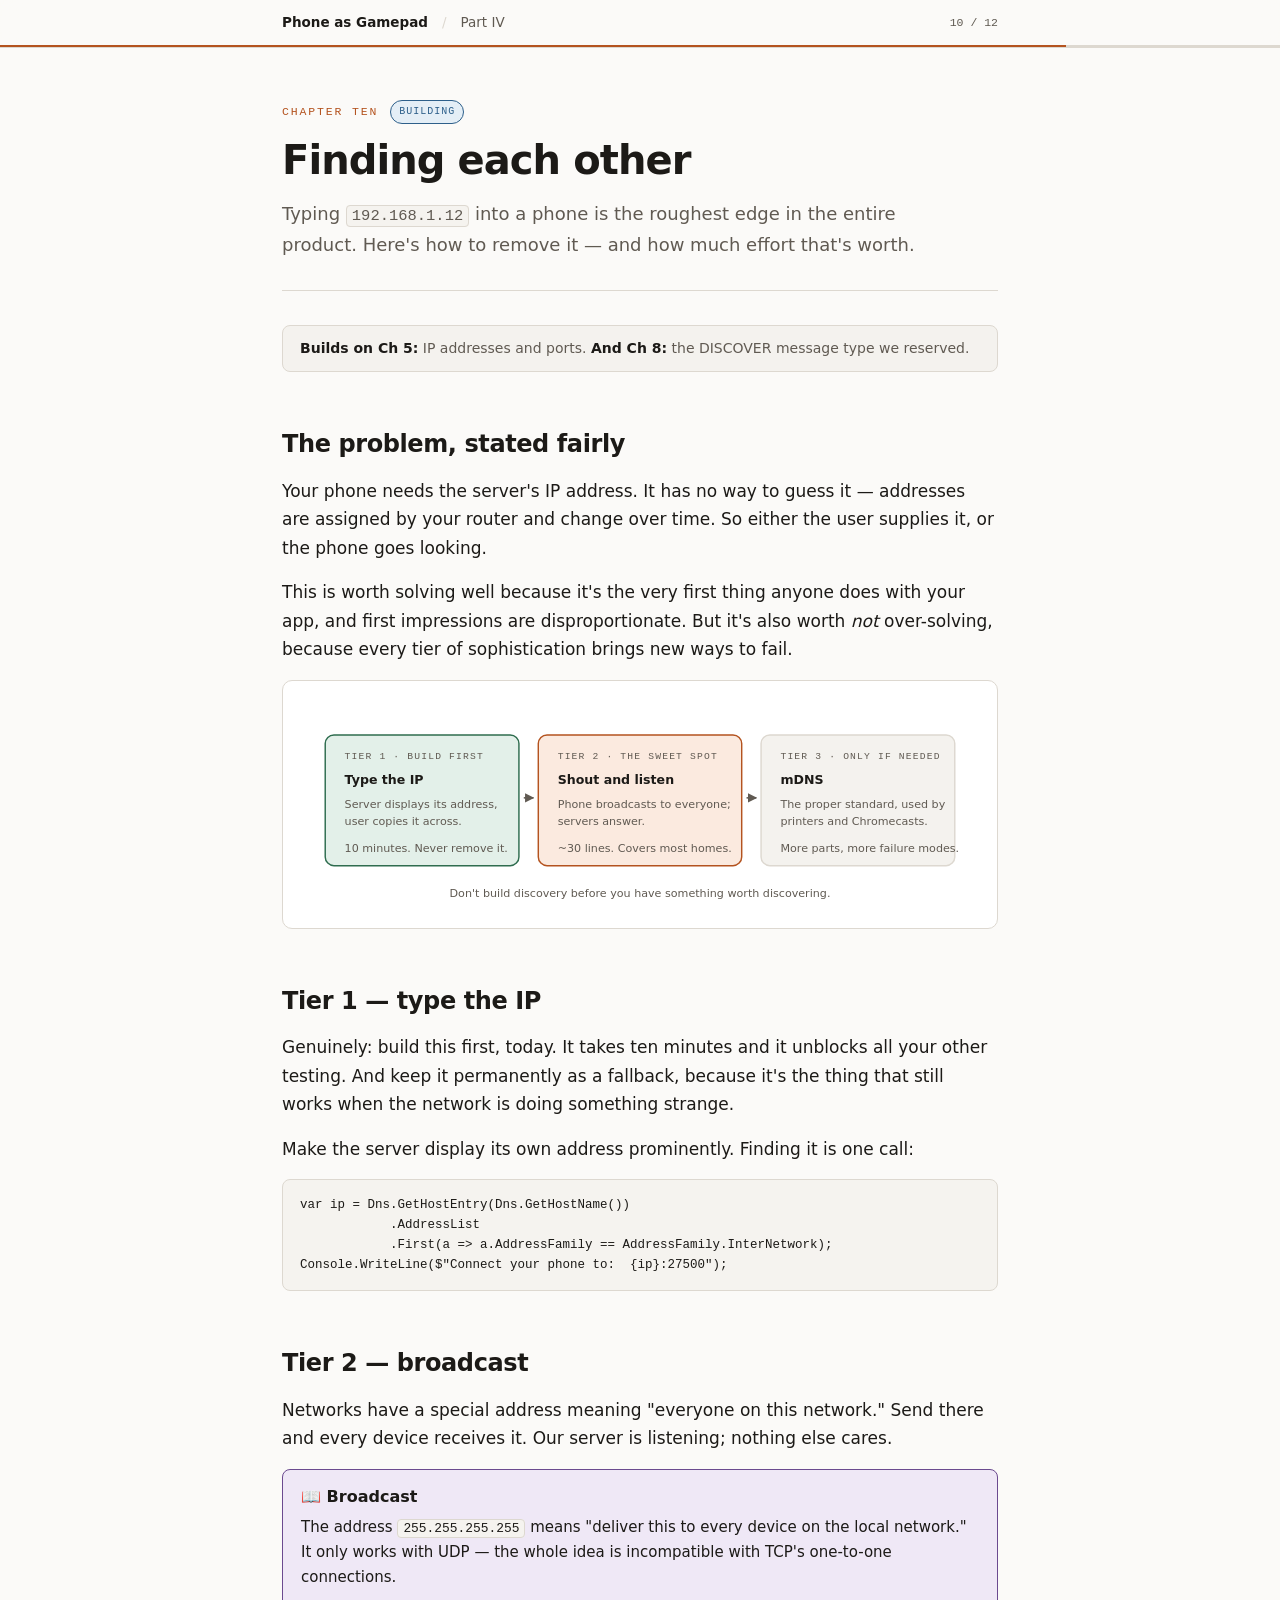
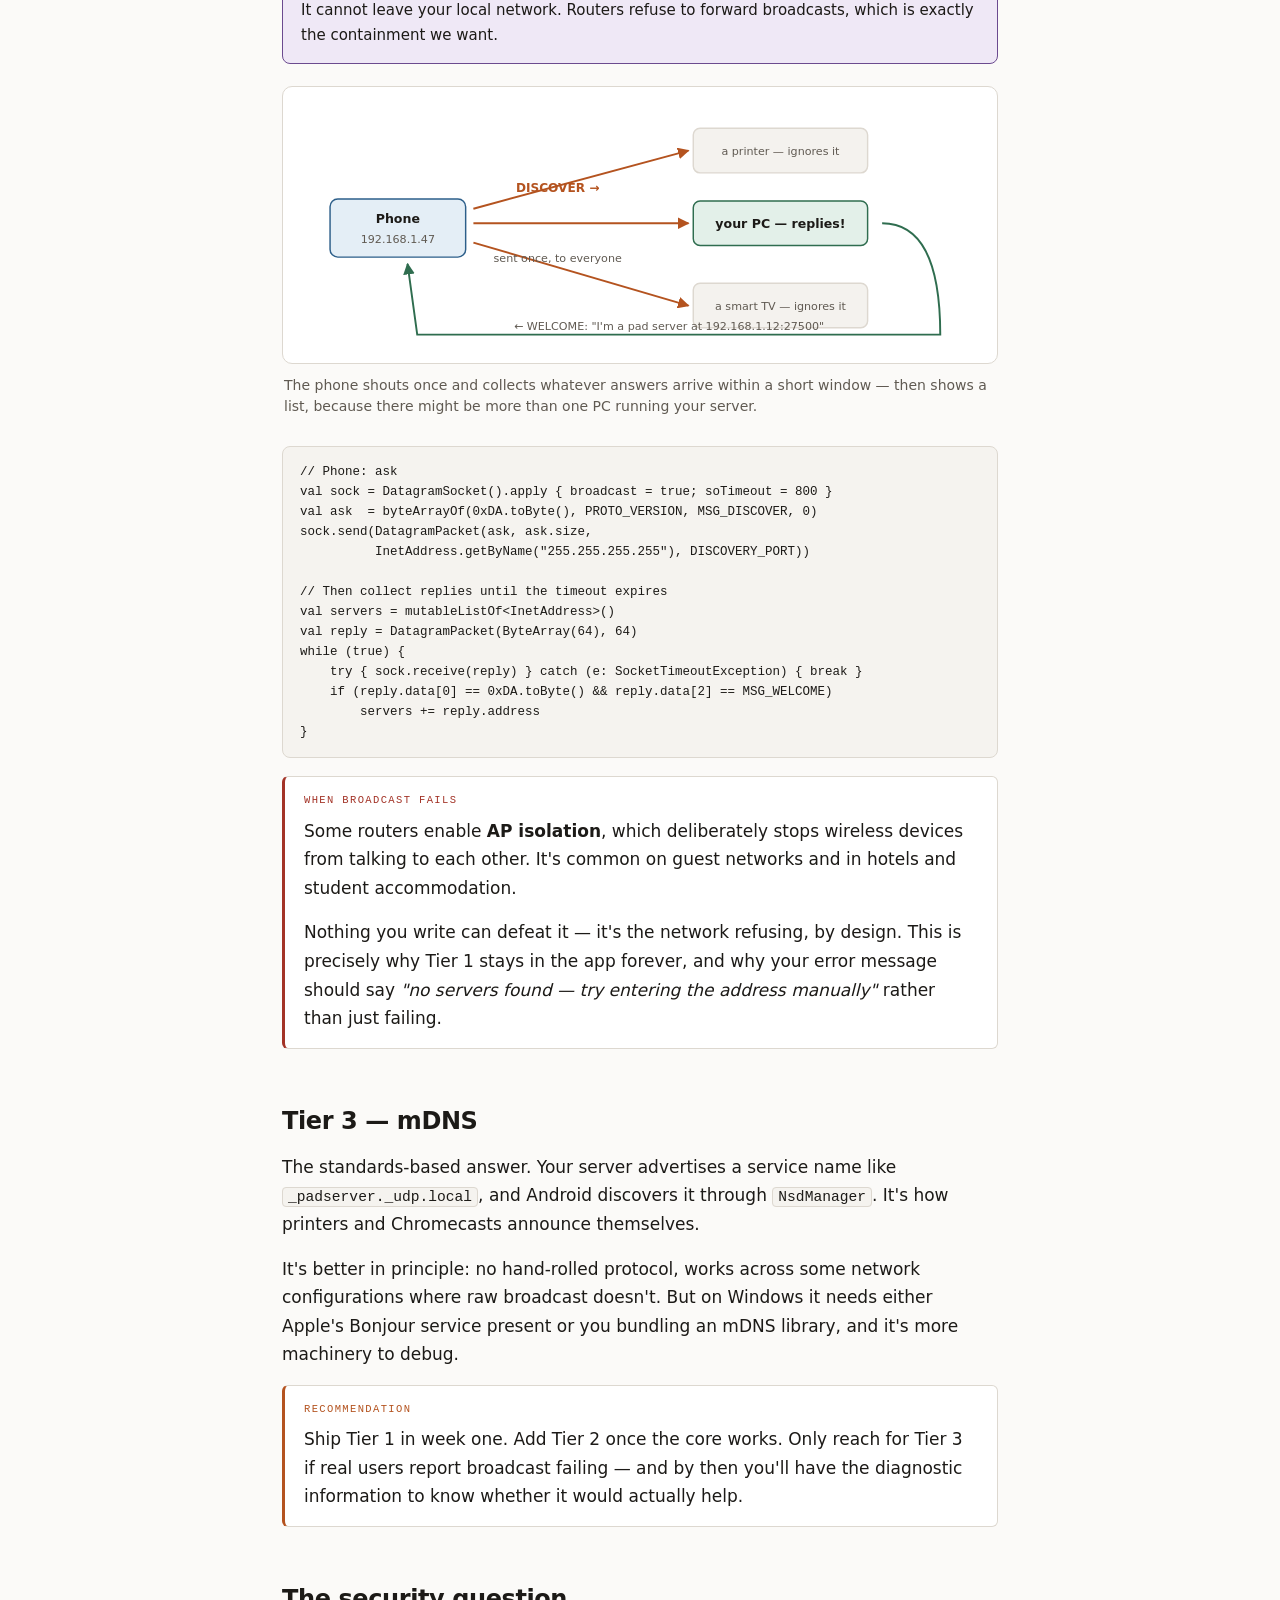
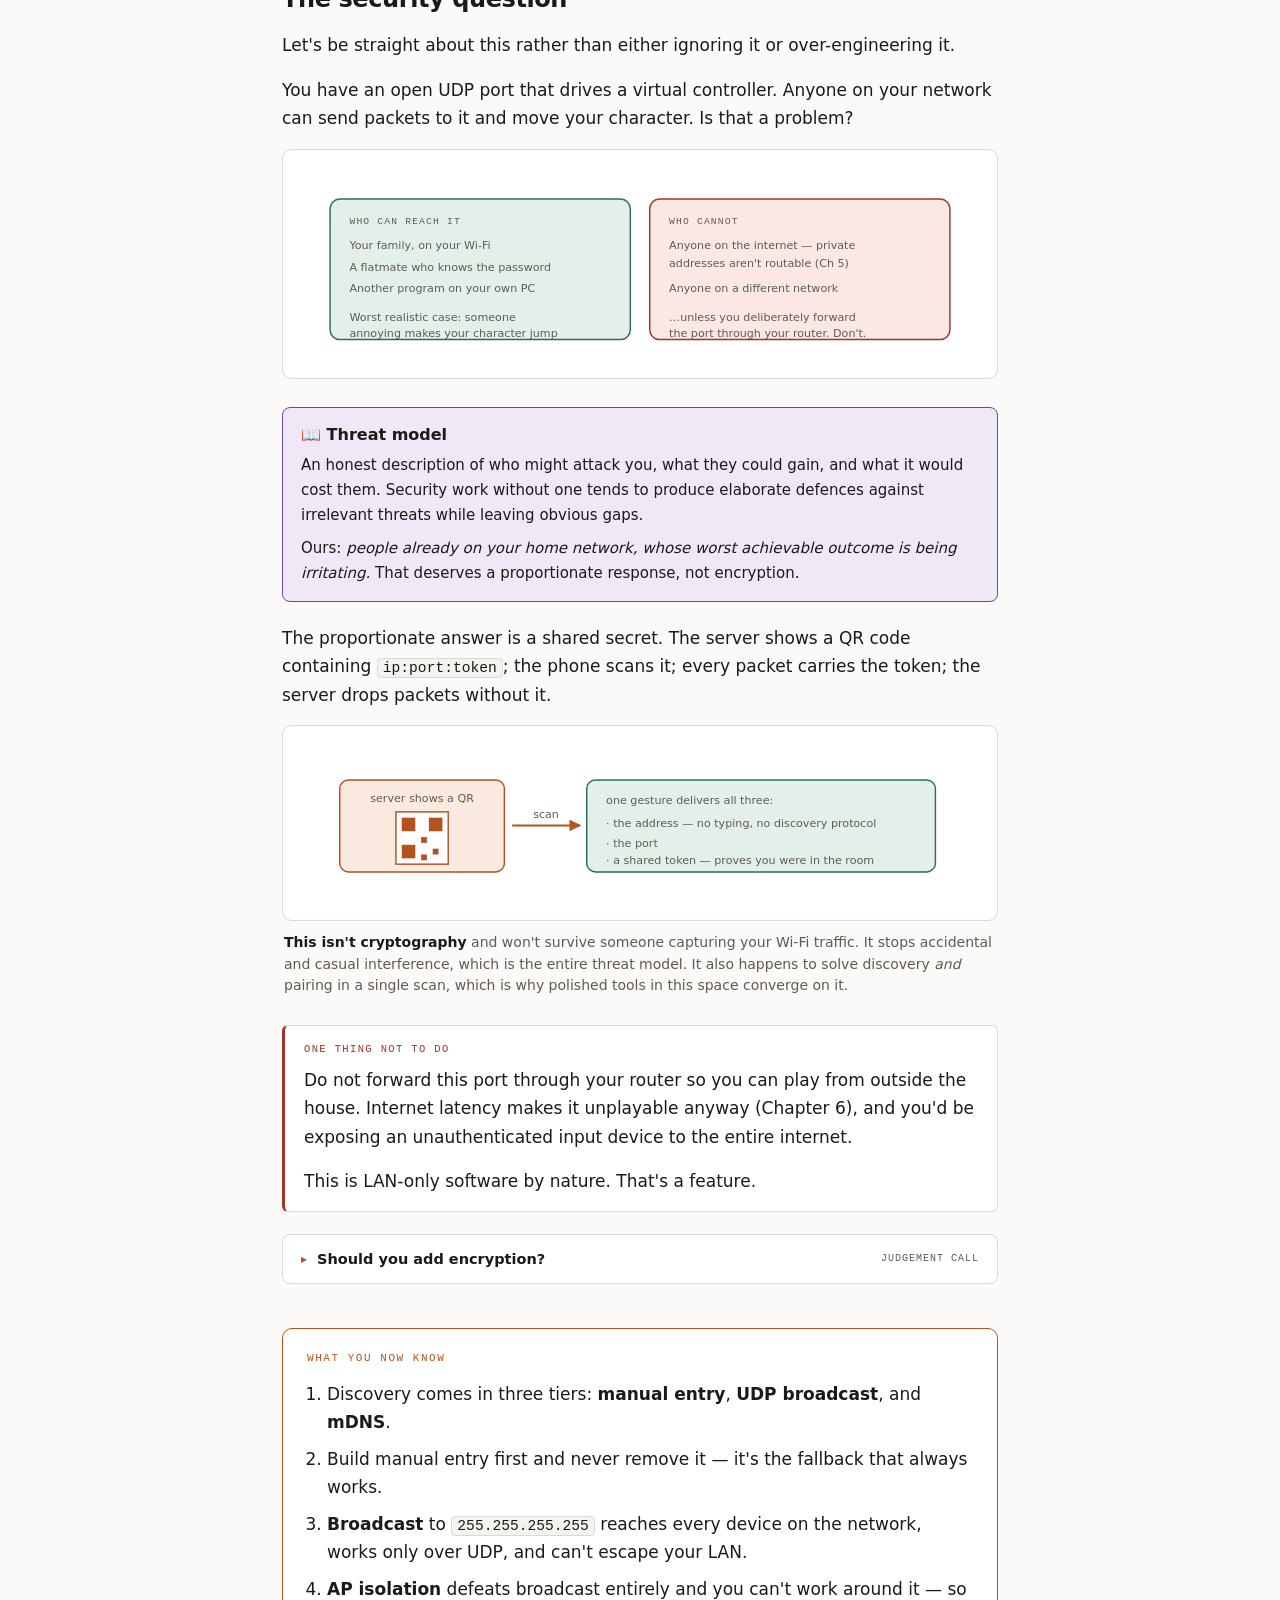
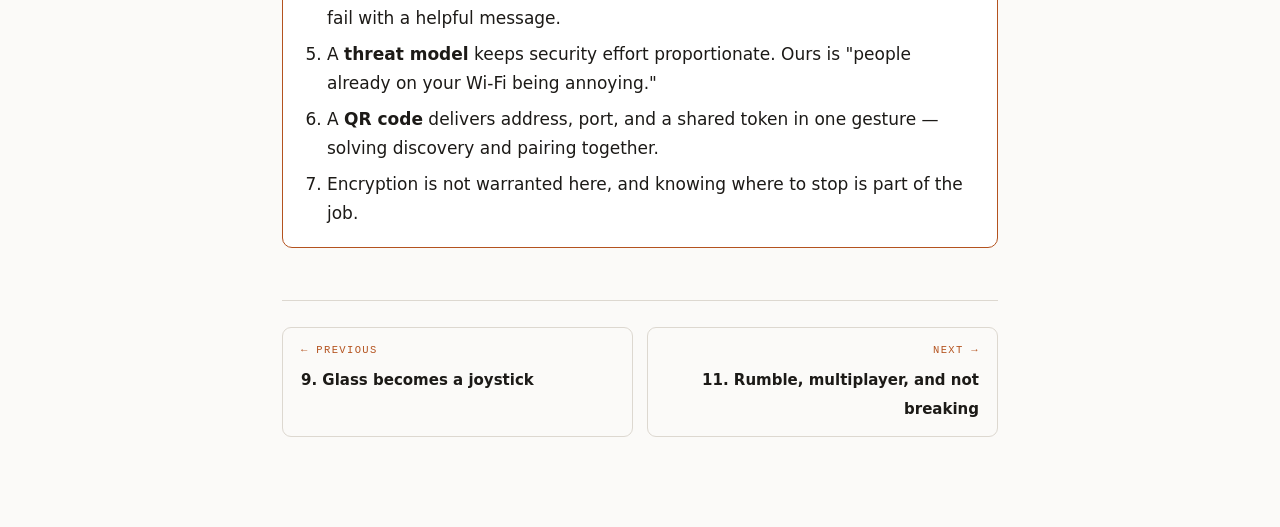
<file: ch10.html>
<!doctype html>
<html lang="en">
<head>
<meta charset="utf-8">
<meta name="viewport" content="width=device-width, initial-scale=1">
<title>Ch 10 — Finding each other</title>
<link rel="stylesheet" href="book.css">
</head>
<body>

<div class="topbar">
  <div class="topbar-inner">
    <a href="index.html" class="home">Phone as Gamepad</a>
    <span class="sep">/</span>
    <a href="index.html">Part IV</a>
    <span class="now">10 / 12</span>
  </div>
  <div class="progress"><div style="width:83.3%"></div></div>
</div>

<div class="wrap">

<div class="chead">
  <div class="ch-n">Chapter Ten <span class="badge b-2">building</span></div>
  <h1>Finding each other</h1>
  <p class="lede">Typing <code>192.168.1.12</code> into a phone is the roughest edge in the entire product. Here's how to remove it — and how much effort that's worth.</p>
</div>

<div class="prereq"><b>Builds on Ch 5:</b> IP addresses and ports. <b>And Ch 8:</b> the DISCOVER message type we reserved.</div>

<h2>The problem, stated fairly</h2>

<p>Your phone needs the server's IP address. It has no way to guess it — addresses are assigned by your router and change over time. So either the user supplies it, or the phone goes looking.</p>

<p>This is worth solving well because it's the very first thing anyone does with your app, and first impressions are disproportionate. But it's also worth <em>not</em> over-solving, because every tier of sophistication brings new ways to fail.</p>

<figure>
<div class="fig">
<svg viewBox="0 0 700 220" role="img" aria-label="Three tiers of discovery, escalating in polish and fragility">
  <rect class="s-box-g" x="25" y="35" width="200" height="135" rx="9"/>
  <text class="s-lbl" x="45" y="60">tier 1 · build first</text>
  <text class="s-t" x="45" y="86">Type the IP</text>
  <text class="s-t-sm" x="45" y="110">Server displays its address,</text>
  <text class="s-t-sm" x="45" y="128">user copies it across.</text>
  <text class="s-t-sm" x="45" y="156" fill="var(--green)">10 minutes. Never remove it.</text>

  <rect class="s-box-a" x="245" y="35" width="210" height="135" rx="9"/>
  <text class="s-lbl" x="265" y="60">tier 2 · the sweet spot</text>
  <text class="s-t" x="265" y="86">Shout and listen</text>
  <text class="s-t-sm" x="265" y="110">Phone broadcasts to everyone;</text>
  <text class="s-t-sm" x="265" y="128">servers answer.</text>
  <text class="s-t-sm" x="265" y="156" fill="var(--accent)">~30 lines. Covers most homes.</text>

  <rect class="s-box" x="475" y="35" width="200" height="135" rx="9"/>
  <text class="s-lbl" x="495" y="60">tier 3 · only if needed</text>
  <text class="s-t" x="495" y="86">mDNS</text>
  <text class="s-t-sm" x="495" y="110">The proper standard, used by</text>
  <text class="s-t-sm" x="495" y="128">printers and Chromecasts.</text>
  <text class="s-t-sm" x="495" y="156" fill="var(--dim)">More parts, more failure modes.</text>

  <path class="s-arr" d="M230 100 H240" marker-end="url(#r1)"/>
  <path class="s-arr" d="M460 100 H470" marker-end="url(#r1)"/>
  <text class="s-t-sm" x="350" y="202" text-anchor="middle">Don't build discovery before you have something worth discovering.</text>
  <defs><marker id="r1" viewBox="0 0 10 10" refX="9" refY="5" markerWidth="6" markerHeight="6" orient="auto">
    <path d="M0 0 L10 5 L0 10 z" fill="var(--dim)"/></marker></defs>
</svg>
</div>
</figure>

<h2>Tier 1 — type the IP</h2>

<p>Genuinely: build this first, today. It takes ten minutes and it unblocks all your other testing. And keep it permanently as a fallback, because it's the thing that still works when the network is doing something strange.</p>

<p>Make the server display its own address prominently. Finding it is one call:</p>

<pre><code>var ip = Dns.GetHostEntry(Dns.GetHostName())
            .AddressList
            .First(a =&gt; a.AddressFamily == AddressFamily.InterNetwork);
Console.WriteLine($"Connect your phone to:  {ip}:27500");</code></pre>

<h2>Tier 2 — broadcast</h2>

<p>Networks have a special address meaning "everyone on this network." Send there and every device receives it. Our server is listening; nothing else cares.</p>

<div class="define">
  <span class="term">Broadcast</span>
  <p>The address <code>255.255.255.255</code> means "deliver this to every device on the local network." It only works with UDP — the whole idea is incompatible with TCP's one-to-one connections.</p>
  <p>It cannot leave your local network. Routers refuse to forward broadcasts, which is exactly the containment we want.</p>
</div>

<figure>
<div class="fig">
<svg viewBox="0 0 700 250" role="img" aria-label="Broadcast discovery handshake">
  <rect class="s-box-b" x="30" y="95" width="140" height="60" rx="8"/>
  <text class="s-t" x="100" y="120" text-anchor="middle">Phone</text>
  <text class="s-t-sm" x="100" y="140" text-anchor="middle">192.168.1.47</text>

  <path class="s-arr-a" d="M178 105 L400 45" marker-end="url(#s1)"/>
  <path class="s-arr-a" d="M178 120 L400 120" marker-end="url(#s1)"/>
  <path class="s-arr-a" d="M178 140 L400 205" marker-end="url(#s1)"/>
  <text class="s-em" x="265" y="88" text-anchor="middle">DISCOVER →</text>
  <text class="s-t-sm" x="265" y="160" text-anchor="middle">sent once, to everyone</text>

  <rect class="s-box" x="405" y="22" width="180" height="46" rx="7"/>
  <text class="s-t-sm" x="495" y="50" text-anchor="middle">a printer — ignores it</text>

  <rect class="s-box-g" x="405" y="97" width="180" height="46" rx="7"/>
  <text class="s-t" x="495" y="125" text-anchor="middle">your PC — replies!</text>

  <rect class="s-box" x="405" y="182" width="180" height="46" rx="7"/>
  <text class="s-t-sm" x="495" y="210" text-anchor="middle">a smart TV — ignores it</text>

  <path class="s-arr-g" d="M600 120 Q660 120 660 235 L120 235 L110 162" marker-end="url(#s2)"/>
  <text class="s-t-sm" x="380" y="230" text-anchor="middle" fill="var(--green)">← WELCOME: "I'm a pad server at 192.168.1.12:27500"</text>

  <defs>
    <marker id="s1" viewBox="0 0 10 10" refX="9" refY="5" markerWidth="6" markerHeight="6" orient="auto">
      <path d="M0 0 L10 5 L0 10 z" fill="var(--accent)"/></marker>
    <marker id="s2" viewBox="0 0 10 10" refX="9" refY="5" markerWidth="6" markerHeight="6" orient="auto">
      <path d="M0 0 L10 5 L0 10 z" fill="var(--green)"/></marker>
  </defs>
</svg>
</div>
<figcaption>The phone shouts once and collects whatever answers arrive within a short window — then shows a list, because there might be more than one PC running your server.</figcaption>
</figure>

<pre><code>// Phone: ask
val sock = DatagramSocket().apply { broadcast = true; soTimeout = 800 }
val ask  = byteArrayOf(0xDA.toByte(), PROTO_VERSION, MSG_DISCOVER, 0)
sock.send(DatagramPacket(ask, ask.size,
          InetAddress.getByName("255.255.255.255"), DISCOVERY_PORT))

// Then collect replies until the timeout expires
val servers = mutableListOf&lt;InetAddress&gt;()
val reply = DatagramPacket(ByteArray(64), 64)
while (true) {
    try { sock.receive(reply) } catch (e: SocketTimeoutException) { break }
    if (reply.data[0] == 0xDA.toByte() &amp;&amp; reply.data[2] == MSG_WELCOME)
        servers += reply.address
}</code></pre>

<div class="box warn">
  <span class="lb">When broadcast fails</span>
  <p>Some routers enable <strong>AP isolation</strong>, which deliberately stops wireless devices from talking to each other. It's common on guest networks and in hotels and student accommodation.</p>
  <p>Nothing you write can defeat it — it's the network refusing, by design. This is precisely why Tier 1 stays in the app forever, and why your error message should say <em>"no servers found — try entering the address manually"</em> rather than just failing.</p>
</div>

<h2>Tier 3 — mDNS</h2>

<p>The standards-based answer. Your server advertises a service name like <code>_padserver._udp.local</code>, and Android discovers it through <code>NsdManager</code>. It's how printers and Chromecasts announce themselves.</p>

<p>It's better in principle: no hand-rolled protocol, works across some network configurations where raw broadcast doesn't. But on Windows it needs either Apple's Bonjour service present or you bundling an mDNS library, and it's more machinery to debug.</p>

<div class="box">
  <span class="lb">Recommendation</span>
  <p>Ship Tier 1 in week one. Add Tier 2 once the core works. Only reach for Tier 3 if real users report broadcast failing — and by then you'll have the diagnostic information to know whether it would actually help.</p>
</div>

<h2>The security question</h2>

<p>Let's be straight about this rather than either ignoring it or over-engineering it.</p>

<p>You have an open UDP port that drives a virtual controller. Anyone on your network can send packets to it and move your character. Is that a problem?</p>

<figure>
<div class="fig">
<svg viewBox="0 0 700 200" role="img" aria-label="Threat model: who can actually reach the port">
  <rect class="s-box-g" x="30" y="30" width="310" height="145" rx="10"/>
  <text class="s-lbl" x="50" y="56">who can reach it</text>
  <text class="s-t-sm" x="50" y="82">Your family, on your Wi-Fi</text>
  <text class="s-t-sm" x="50" y="104">A flatmate who knows the password</text>
  <text class="s-t-sm" x="50" y="126">Another program on your own PC</text>
  <text class="s-t-sm" x="50" y="156" fill="var(--green)">Worst realistic case: someone</text>
  <text class="s-t-sm" x="50" y="172" fill="var(--green)">annoying makes your character jump</text>

  <rect class="s-box-r" x="360" y="30" width="310" height="145" rx="10"/>
  <text class="s-lbl" x="380" y="56">who cannot</text>
  <text class="s-t-sm" x="380" y="82">Anyone on the internet — private</text>
  <text class="s-t-sm" x="380" y="100">addresses aren't routable (Ch 5)</text>
  <text class="s-t-sm" x="380" y="126">Anyone on a different network</text>
  <text class="s-t-sm" x="380" y="156" fill="var(--red)">…unless you deliberately forward</text>
  <text class="s-t-sm" x="380" y="172" fill="var(--red)">the port through your router. Don't.</text>
</svg>
</div>
</figure>

<div class="define">
  <span class="term">Threat model</span>
  <p>An honest description of who might attack you, what they could gain, and what it would cost them. Security work without one tends to produce elaborate defences against irrelevant threats while leaving obvious gaps.</p>
  <p>Ours: <em>people already on your home network, whose worst achievable outcome is being irritating.</em> That deserves a proportionate response, not encryption.</p>
</div>

<p>The proportionate answer is a shared secret. The server shows a QR code containing <code>ip:port:token</code>; the phone scans it; every packet carries the token; the server drops packets without it.</p>

<figure>
<div class="fig">
<svg viewBox="0 0 700 165" role="img" aria-label="QR pairing solving discovery and authentication together">
  <rect class="s-box-a" x="40" y="35" width="170" height="95" rx="9"/>
  <text class="s-t-sm" x="125" y="58" text-anchor="middle">server shows a QR</text>
  <g transform="translate(98,68)">
    <rect x="0" y="0" width="54" height="54" fill="var(--surface)" stroke="var(--accent)" stroke-width="1.5"/>
    <rect x="6" y="6" width="14" height="14" fill="var(--accent)"/>
    <rect x="34" y="6" width="14" height="14" fill="var(--accent)"/>
    <rect x="6" y="34" width="14" height="14" fill="var(--accent)"/>
    <rect x="26" y="26" width="6" height="6" fill="var(--accent)"/>
    <rect x="38" y="38" width="6" height="6" fill="var(--accent)"/>
    <rect x="26" y="44" width="6" height="6" fill="var(--accent)"/>
  </g>

  <path class="s-arr-a" d="M218 82 H288" marker-end="url(#t1)"/>
  <text class="s-t-sm" x="253" y="74" text-anchor="middle">scan</text>

  <rect class="s-box-g" x="295" y="35" width="360" height="95" rx="9"/>
  <text class="s-t-sm" x="315" y="60">one gesture delivers all three:</text>
  <text class="s-t-sm" x="315" y="84">· the address — no typing, no discovery protocol</text>
  <text class="s-t-sm" x="315" y="104">· the port</text>
  <text class="s-t-sm" x="315" y="122">· a shared token — proves you were in the room</text>

  <defs><marker id="t1" viewBox="0 0 10 10" refX="9" refY="5" markerWidth="6" markerHeight="6" orient="auto">
    <path d="M0 0 L10 5 L0 10 z" fill="var(--accent)"/></marker></defs>
</svg>
</div>
<figcaption><b>This isn't cryptography</b> and won't survive someone capturing your Wi-Fi traffic. It stops accidental and casual interference, which is the entire threat model. It also happens to solve discovery <em>and</em> pairing in a single scan, which is why polished tools in this space converge on it.</figcaption>
</figure>

<div class="box warn">
  <span class="lb">One thing not to do</span>
  <p>Do not forward this port through your router so you can play from outside the house. Internet latency makes it unplayable anyway (Chapter 6), and you'd be exposing an unauthenticated input device to the entire internet.</p>
  <p>This is LAN-only software by nature. That's a feature.</p>
</div>

<details>
<summary>Should you add encryption?<span class="tag">judgement call</span></summary>
<div class="dd">
<p>Probably not, and there's an instructive precedent. The VirtualGamePad project has encryption on its roadmap, with a note that a security professional told the author it's unnecessary for this use case.</p>
<p>That's the right call, for three reasons:</p>
<ul>
  <li><strong>Nothing secret is being transmitted.</strong> The payload is "the left stick is at -31000." Intercepting it reveals that someone is playing a game.</li>
  <li><strong>An attacker is already inside.</strong> To capture your packets they need to be on your Wi-Fi. Someone with that access has far more interesting targets than your gamepad.</li>
  <li><strong>It costs latency and complexity</strong> in the one loop where you've worked hardest to have neither.</li>
</ul>
<p>A shared token is the right amount of protection. Knowing <em>when to stop</em> is a real engineering skill, and this is a clean example of it.</p>
</div>
</details>

<div class="recap">
  <span class="lb">What you now know</span>
  <ol>
    <li>Discovery comes in three tiers: <strong>manual entry</strong>, <strong>UDP broadcast</strong>, and <strong>mDNS</strong>.</li>
    <li>Build manual entry first and never remove it — it's the fallback that always works.</li>
    <li><strong>Broadcast</strong> to <code>255.255.255.255</code> reaches every device on the network, works only over UDP, and can't escape your LAN.</li>
    <li><strong>AP isolation</strong> defeats broadcast entirely and you can't work around it — so fail with a helpful message.</li>
    <li>A <strong>threat model</strong> keeps security effort proportionate. Ours is "people already on your Wi-Fi being annoying."</li>
    <li>A <strong>QR code</strong> delivers address, port, and a shared token in one gesture — solving discovery and pairing together.</li>
    <li>Encryption is not warranted here, and knowing where to stop is part of the job.</li>
  </ol>
</div>

<div class="chnav">
  <a href="ch09.html"><span class="dir">← Previous</span><span class="ttl">9. Glass becomes a joystick</span></a>
  <a href="ch11.html" class="next"><span class="dir">Next →</span><span class="ttl">11. Rumble, multiplayer, and not breaking</span></a>
</div>

</div>
</body>
</html>
</file>
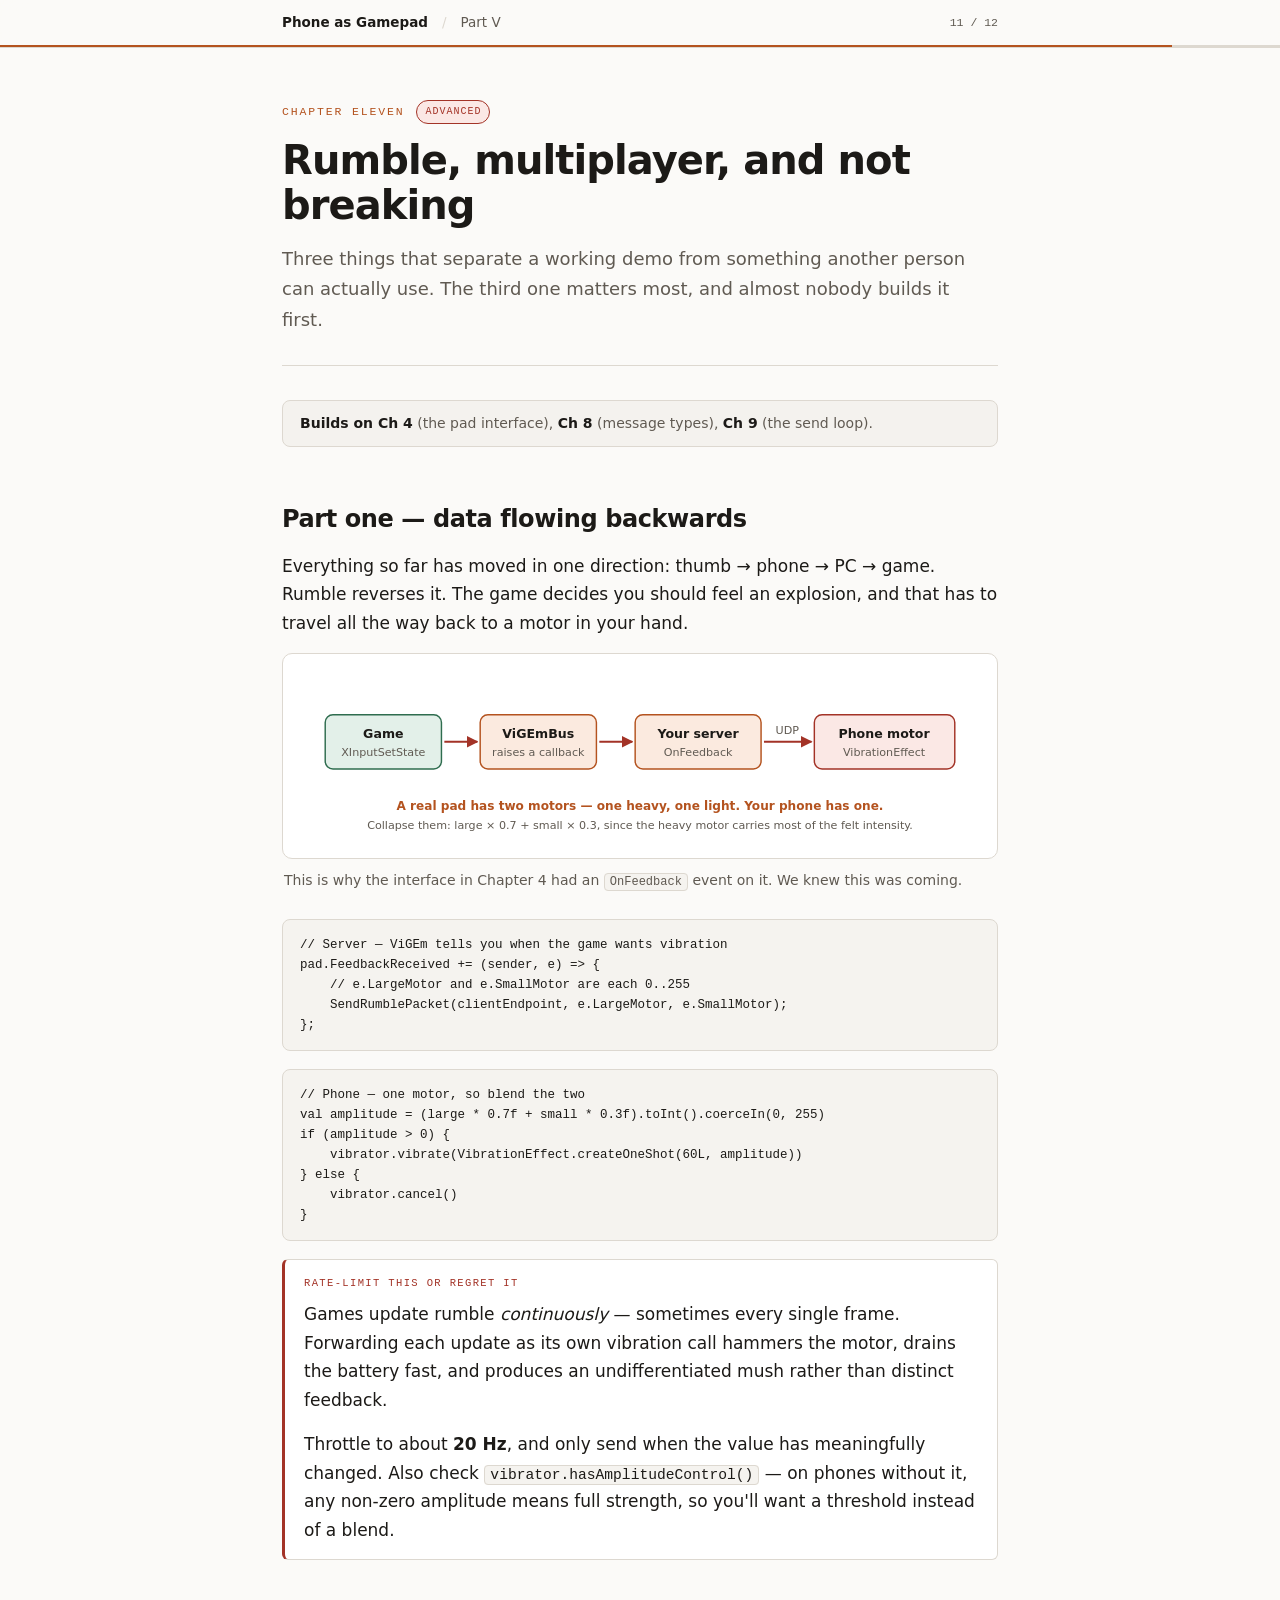
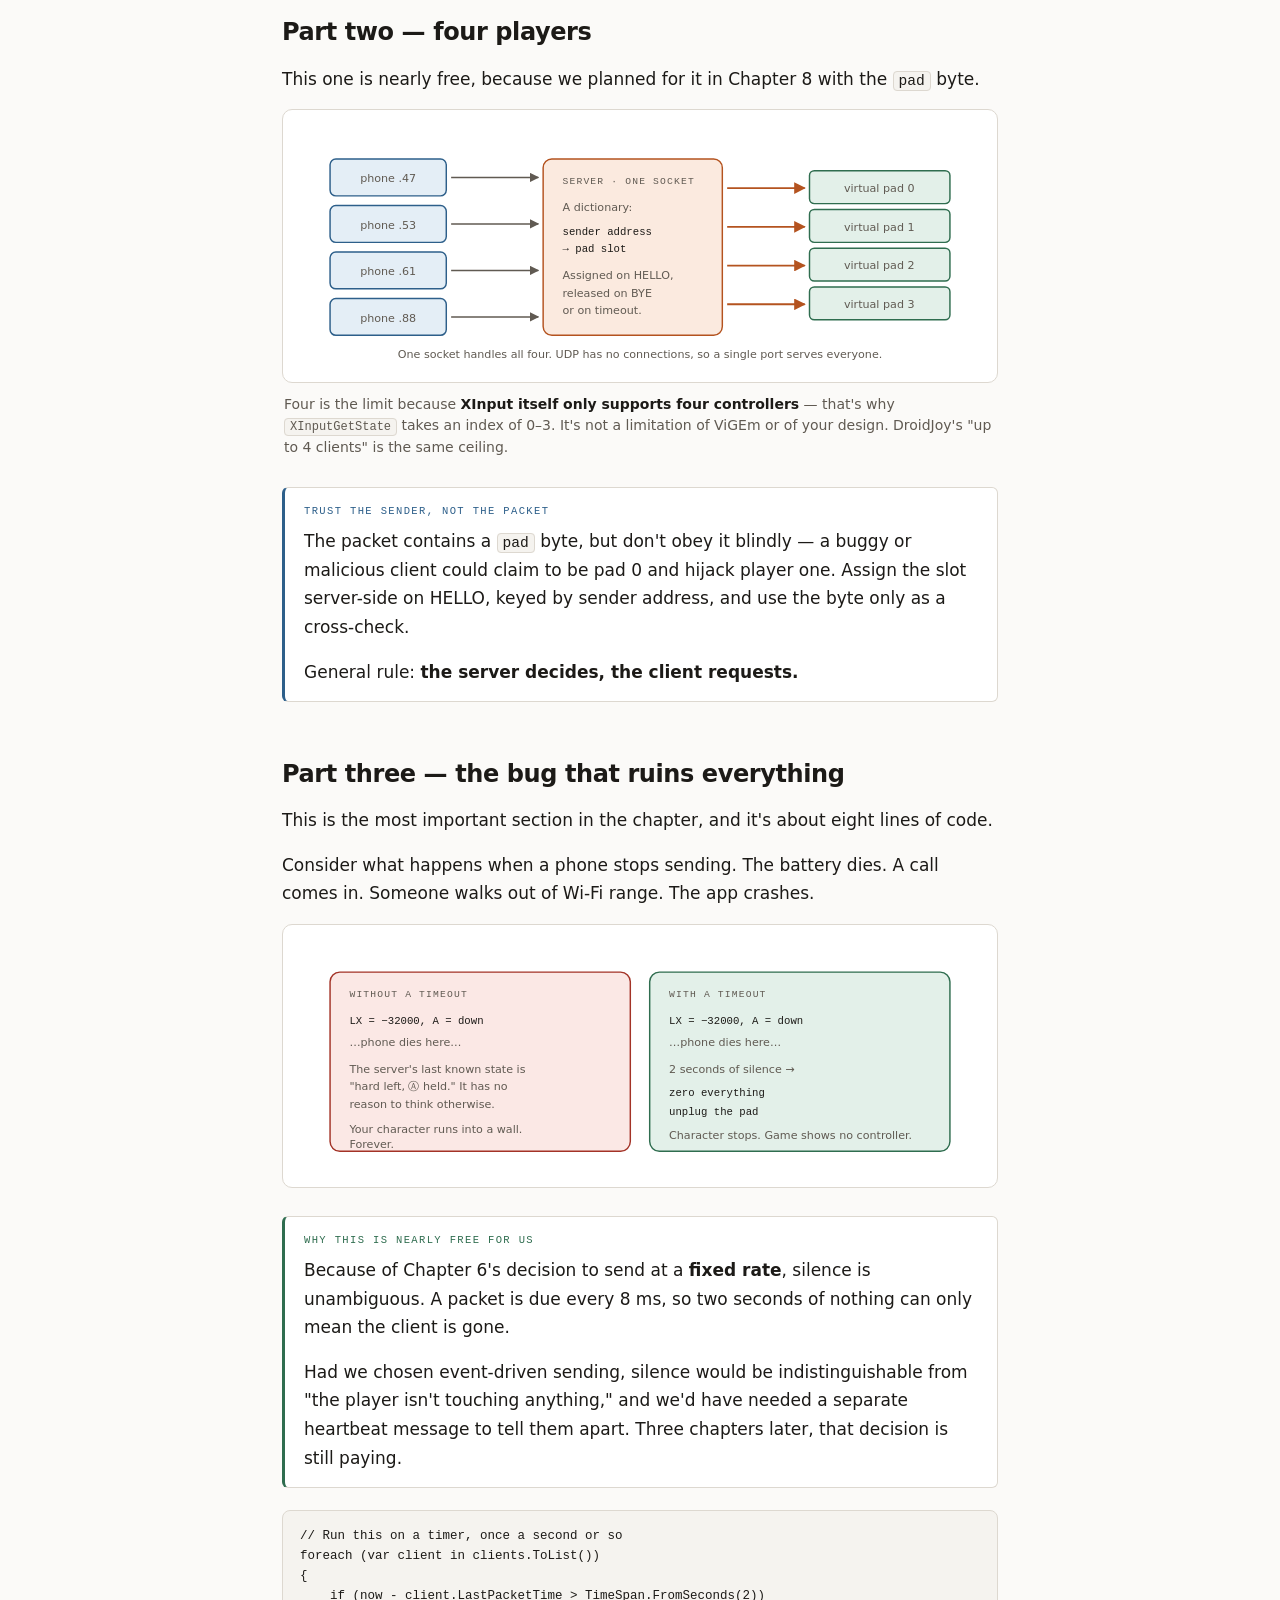
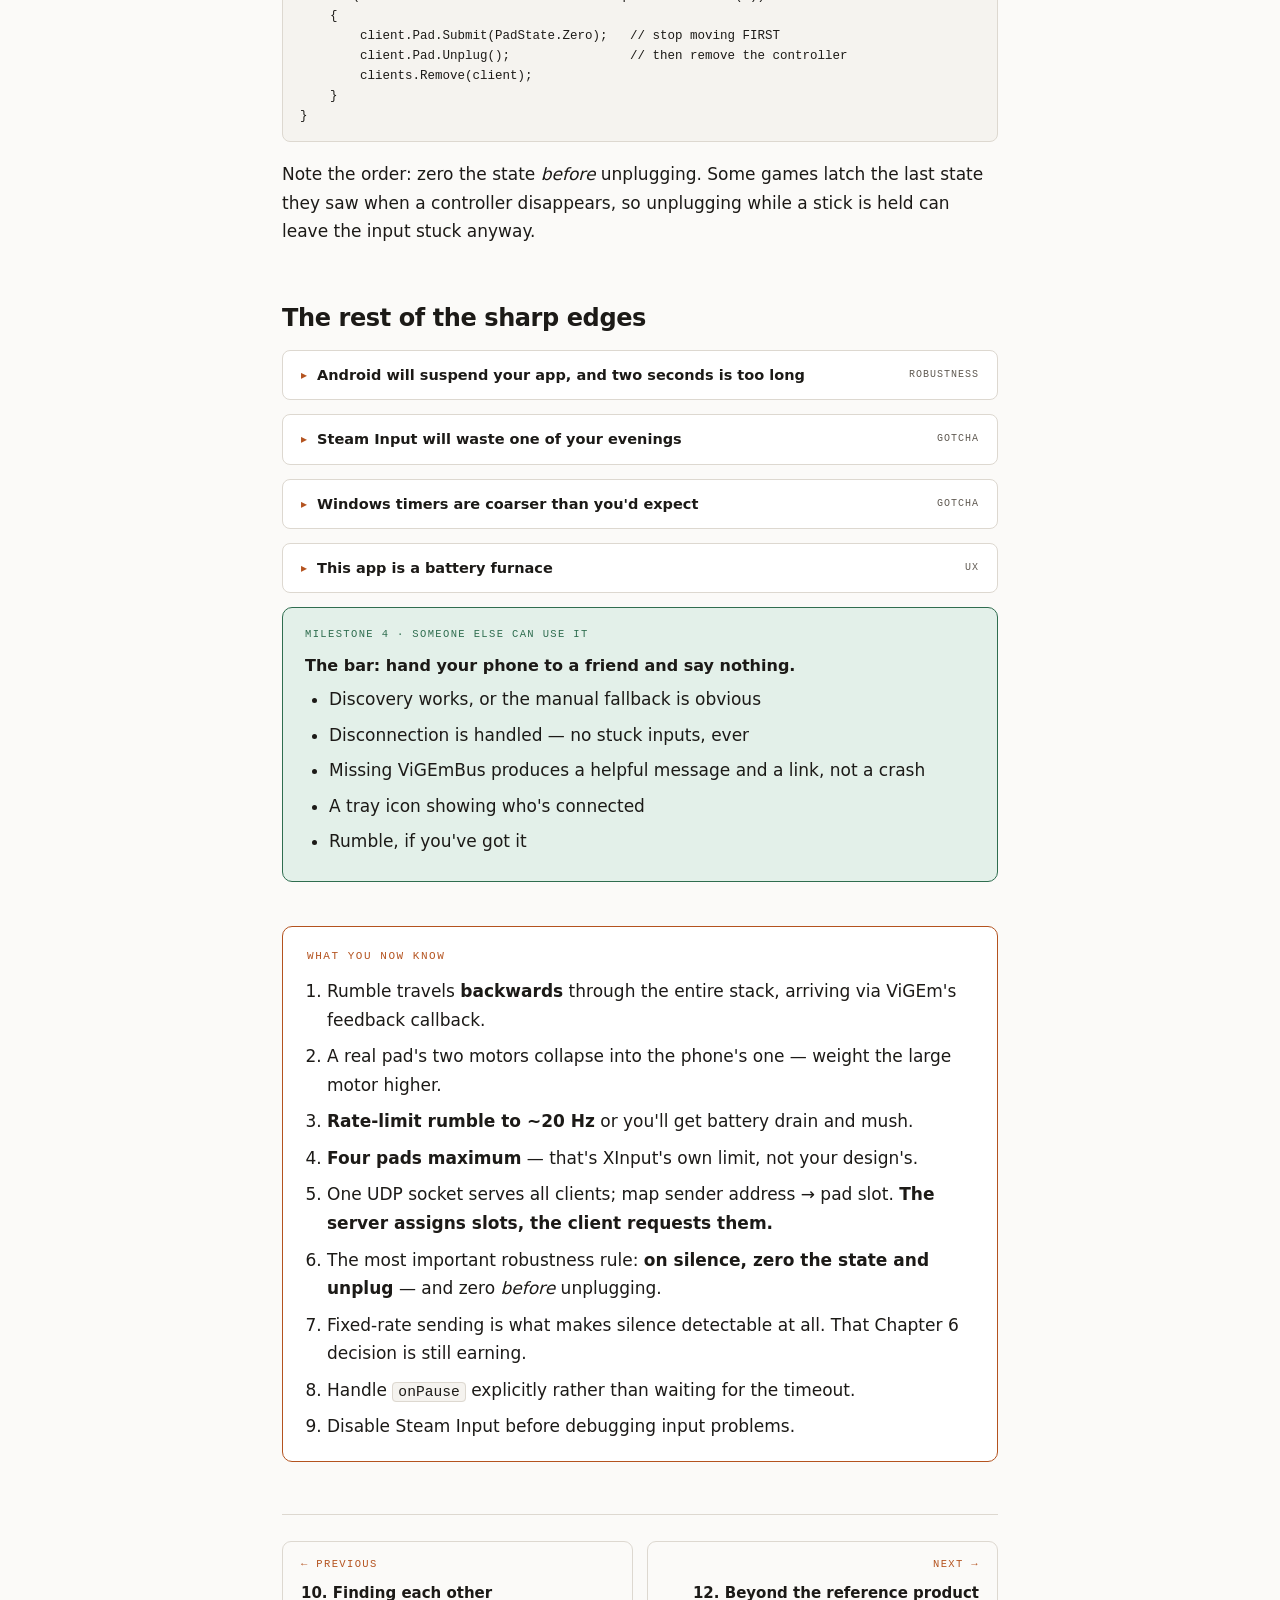
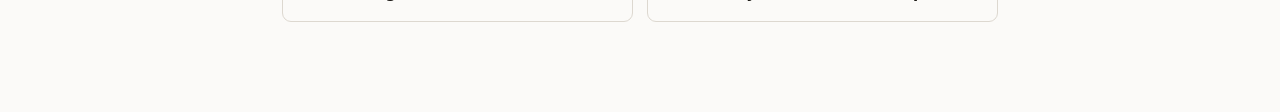
<file: ch11.html>
<!doctype html>
<html lang="en">
<head>
<meta charset="utf-8">
<meta name="viewport" content="width=device-width, initial-scale=1">
<title>Ch 11 — Rumble, multiplayer, and not breaking</title>
<link rel="stylesheet" href="book.css">
</head>
<body>

<div class="topbar">
  <div class="topbar-inner">
    <a href="index.html" class="home">Phone as Gamepad</a>
    <span class="sep">/</span>
    <a href="index.html">Part V</a>
    <span class="now">11 / 12</span>
  </div>
  <div class="progress"><div style="width:91.6%"></div></div>
</div>

<div class="wrap">

<div class="chead">
  <div class="ch-n">Chapter Eleven <span class="badge b-4">advanced</span></div>
  <h1>Rumble, multiplayer, and not breaking</h1>
  <p class="lede">Three things that separate a working demo from something another person can actually use. The third one matters most, and almost nobody builds it first.</p>
</div>

<div class="prereq"><b>Builds on Ch 4</b> (the pad interface), <b>Ch 8</b> (message types), <b>Ch 9</b> (the send loop).</div>

<h2>Part one — data flowing backwards</h2>

<p>Everything so far has moved in one direction: thumb → phone → PC → game. Rumble reverses it. The game decides you should feel an explosion, and that has to travel all the way back to a motor in your hand.</p>

<figure>
<div class="fig">
<svg viewBox="0 0 700 175" role="img" aria-label="The rumble return path from game to phone">
  <rect class="s-box-g" x="25" y="42" width="120" height="56" rx="8"/>
  <text class="s-t" x="85" y="66" text-anchor="middle">Game</text>
  <text class="s-t-sm" x="85" y="85" text-anchor="middle">XInputSetState</text>

  <rect class="s-box-a" x="185" y="42" width="120" height="56" rx="8"/>
  <text class="s-t" x="245" y="66" text-anchor="middle">ViGEmBus</text>
  <text class="s-t-sm" x="245" y="85" text-anchor="middle">raises a callback</text>

  <rect class="s-box-a" x="345" y="42" width="130" height="56" rx="8"/>
  <text class="s-t" x="410" y="66" text-anchor="middle">Your server</text>
  <text class="s-t-sm" x="410" y="85" text-anchor="middle">OnFeedback</text>

  <rect class="s-box-r" x="530" y="42" width="145" height="56" rx="8"/>
  <text class="s-t" x="602" y="66" text-anchor="middle">Phone motor</text>
  <text class="s-t-sm" x="602" y="85" text-anchor="middle">VibrationEffect</text>

  <path class="s-arr-r" d="M148 70 H182" marker-end="url(#u1)"/>
  <path class="s-arr-r" d="M308 70 H342" marker-end="url(#u1)"/>
  <path class="s-arr-r" d="M478 70 H527" marker-end="url(#u1)"/>
  <text class="s-t-sm" x="502" y="62" text-anchor="middle">UDP</text>

  <text class="s-em" x="350" y="140" text-anchor="middle">A real pad has two motors — one heavy, one light. Your phone has one.</text>
  <text class="s-t-sm" x="350" y="160" text-anchor="middle">Collapse them: large × 0.7 + small × 0.3, since the heavy motor carries most of the felt intensity.</text>

  <defs><marker id="u1" viewBox="0 0 10 10" refX="9" refY="5" markerWidth="6" markerHeight="6" orient="auto">
    <path d="M0 0 L10 5 L0 10 z" fill="var(--red)"/></marker></defs>
</svg>
</div>
<figcaption>This is why the interface in Chapter 4 had an <code>OnFeedback</code> event on it. We knew this was coming.</figcaption>
</figure>

<pre><code>// Server — ViGEm tells you when the game wants vibration
pad.FeedbackReceived += (sender, e) =&gt; {
    // e.LargeMotor and e.SmallMotor are each 0..255
    SendRumblePacket(clientEndpoint, e.LargeMotor, e.SmallMotor);
};</code></pre>

<pre><code>// Phone — one motor, so blend the two
val amplitude = (large * 0.7f + small * 0.3f).toInt().coerceIn(0, 255)
if (amplitude &gt; 0) {
    vibrator.vibrate(VibrationEffect.createOneShot(60L, amplitude))
} else {
    vibrator.cancel()
}</code></pre>

<div class="box warn">
  <span class="lb">Rate-limit this or regret it</span>
  <p>Games update rumble <em>continuously</em> — sometimes every single frame. Forwarding each update as its own vibration call hammers the motor, drains the battery fast, and produces an undifferentiated mush rather than distinct feedback.</p>
  <p>Throttle to about <strong>20 Hz</strong>, and only send when the value has meaningfully changed. Also check <code>vibrator.hasAmplitudeControl()</code> — on phones without it, any non-zero amplitude means full strength, so you'll want a threshold instead of a blend.</p>
</div>

<h2>Part two — four players</h2>

<p>This one is nearly free, because we planned for it in Chapter 8 with the <code>pad</code> byte.</p>

<figure>
<div class="fig">
<svg viewBox="0 0 700 245" role="img" aria-label="Four phones mapped to four virtual pads">
  <rect class="s-box-b" x="30" y="30" width="120" height="38" rx="6"/>
  <text class="s-t-sm" x="90" y="54" text-anchor="middle">phone .47</text>
  <rect class="s-box-b" x="30" y="78" width="120" height="38" rx="6"/>
  <text class="s-t-sm" x="90" y="102" text-anchor="middle">phone .53</text>
  <rect class="s-box-b" x="30" y="126" width="120" height="38" rx="6"/>
  <text class="s-t-sm" x="90" y="150" text-anchor="middle">phone .61</text>
  <rect class="s-box-b" x="30" y="174" width="120" height="38" rx="6"/>
  <text class="s-t-sm" x="90" y="198" text-anchor="middle">phone .88</text>

  <path class="s-arr" d="M155 49 H245" marker-end="url(#v1)"/>
  <path class="s-arr" d="M155 97 H245" marker-end="url(#v1)"/>
  <path class="s-arr" d="M155 145 H245" marker-end="url(#v1)"/>
  <path class="s-arr" d="M155 193 H245" marker-end="url(#v1)"/>

  <rect class="s-box-a" x="250" y="30" width="185" height="182" rx="9"/>
  <text class="s-lbl" x="270" y="56">server · one socket</text>
  <text class="s-t-sm" x="270" y="84">A dictionary:</text>
  <text class="s-t-mono" x="270" y="108">sender address</text>
  <text class="s-t-mono" x="270" y="126">    → pad slot</text>
  <text class="s-t-sm" x="270" y="154">Assigned on HELLO,</text>
  <text class="s-t-sm" x="270" y="172">released on BYE</text>
  <text class="s-t-sm" x="270" y="190">or on timeout.</text>

  <path class="s-arr-a" d="M440 60 H520" marker-end="url(#v2)"/>
  <path class="s-arr-a" d="M440 100 H520" marker-end="url(#v2)"/>
  <path class="s-arr-a" d="M440 140 H520" marker-end="url(#v2)"/>
  <path class="s-arr-a" d="M440 180 H520" marker-end="url(#v2)"/>

  <rect class="s-box-g" x="525" y="42" width="145" height="34" rx="5"/>
  <text class="s-t-sm" x="597" y="64" text-anchor="middle">virtual pad 0</text>
  <rect class="s-box-g" x="525" y="82" width="145" height="34" rx="5"/>
  <text class="s-t-sm" x="597" y="104" text-anchor="middle">virtual pad 1</text>
  <rect class="s-box-g" x="525" y="122" width="145" height="34" rx="5"/>
  <text class="s-t-sm" x="597" y="144" text-anchor="middle">virtual pad 2</text>
  <rect class="s-box-g" x="525" y="162" width="145" height="34" rx="5"/>
  <text class="s-t-sm" x="597" y="184" text-anchor="middle">virtual pad 3</text>

  <text class="s-t-sm" x="350" y="235" text-anchor="middle">One socket handles all four. UDP has no connections, so a single port serves everyone.</text>
  <defs>
    <marker id="v1" viewBox="0 0 10 10" refX="9" refY="5" markerWidth="6" markerHeight="6" orient="auto">
      <path d="M0 0 L10 5 L0 10 z" fill="var(--dim)"/></marker>
    <marker id="v2" viewBox="0 0 10 10" refX="9" refY="5" markerWidth="6" markerHeight="6" orient="auto">
      <path d="M0 0 L10 5 L0 10 z" fill="var(--accent)"/></marker>
  </defs>
</svg>
</div>
<figcaption>Four is the limit because <b>XInput itself only supports four controllers</b> — that's why <code>XInputGetState</code> takes an index of 0–3. It's not a limitation of ViGEm or of your design. DroidJoy's "up to 4 clients" is the same ceiling.</figcaption>
</figure>

<div class="box info">
  <span class="lb">Trust the sender, not the packet</span>
  <p>The packet contains a <code>pad</code> byte, but don't obey it blindly — a buggy or malicious client could claim to be pad 0 and hijack player one. Assign the slot server-side on HELLO, keyed by sender address, and use the byte only as a cross-check.</p>
  <p>General rule: <strong>the server decides, the client requests.</strong></p>
</div>

<h2>Part three — the bug that ruins everything</h2>

<p>This is the most important section in the chapter, and it's about eight lines of code.</p>

<p>Consider what happens when a phone stops sending. The battery dies. A call comes in. Someone walks out of Wi-Fi range. The app crashes.</p>

<figure>
<div class="fig">
<svg viewBox="0 0 700 235" role="img" aria-label="Stuck input versus timeout and zeroing">
  <rect class="s-box-r" x="30" y="28" width="310" height="185" rx="10"/>
  <text class="s-lbl" x="50" y="54">without a timeout</text>
  <text class="s-t-mono" x="50" y="82">LX = −32000, A = down</text>
  <text class="s-t-sm" x="50" y="104" fill="var(--red)">…phone dies here…</text>
  <text class="s-t-sm" x="50" y="132">The server's last known state is</text>
  <text class="s-t-sm" x="50" y="150">"hard left, Ⓐ held." It has no</text>
  <text class="s-t-sm" x="50" y="168">reason to think otherwise.</text>
  <text class="s-t-sm" x="50" y="194" fill="var(--red)">Your character runs into a wall.</text>
  <text class="s-t-sm" x="50" y="210" fill="var(--red)">Forever.</text>

  <rect class="s-box-g" x="360" y="28" width="310" height="185" rx="10"/>
  <text class="s-lbl" x="380" y="54">with a timeout</text>
  <text class="s-t-mono" x="380" y="82">LX = −32000, A = down</text>
  <text class="s-t-sm" x="380" y="104" fill="var(--red)">…phone dies here…</text>
  <text class="s-t-sm" x="380" y="132">2 seconds of silence →</text>
  <text class="s-t-mono" x="380" y="156">zero everything</text>
  <text class="s-t-mono" x="380" y="176">unplug the pad</text>
  <text class="s-t-sm" x="380" y="200" fill="var(--green)">Character stops. Game shows no controller.</text>
</svg>
</div>
</figure>

<div class="box good">
  <span class="lb">Why this is nearly free for us</span>
  <p>Because of Chapter 6's decision to send at a <strong>fixed rate</strong>, silence is unambiguous. A packet is due every 8 ms, so two seconds of nothing can only mean the client is gone.</p>
  <p>Had we chosen event-driven sending, silence would be indistinguishable from "the player isn't touching anything," and we'd have needed a separate heartbeat message to tell them apart. Three chapters later, that decision is still paying.</p>
</div>

<pre><code>// Run this on a timer, once a second or so
foreach (var client in clients.ToList())
{
    if (now - client.LastPacketTime &gt; TimeSpan.FromSeconds(2))
    {
        client.Pad.Submit(PadState.Zero);   // stop moving FIRST
        client.Pad.Unplug();                // then remove the controller
        clients.Remove(client);
    }
}</code></pre>

<p>Note the order: zero the state <em>before</em> unplugging. Some games latch the last state they saw when a controller disappears, so unplugging while a stick is held can leave the input stuck anyway.</p>

<h2>The rest of the sharp edges</h2>

<details>
<summary>Android will suspend your app, and two seconds is too long<span class="tag">robustness</span></summary>
<div class="dd">
<p>The timeout above is a safety net for crashes and dead batteries. But the common case — the player glances at a notification — is far more frequent and shouldn't take two seconds to resolve.</p>
<p>Handle it explicitly on the phone side. In <code>onPause</code>, send a neutral state and then a BYE:</p>
<pre><code>override fun onPause() {
    super.onPause()
    currentState.reset()          // all buttons up, sticks centred
    sendImmediately()             // don't wait for the next tick
    sendBye()
    sendThread.pause()
    wifiLock.release()
}</code></pre>
<p>Relying on the server's timeout for this is technically correct and practically awful. Two seconds of a stuck stick is very noticeable.</p>
</div>
</details>

<details>
<summary>Steam Input will waste one of your evenings<span class="tag">gotcha</span></summary>
<div class="dd">
<p>Steam has its own controller-remapping layer that sits on top of whatever the OS reports. When it's active, your virtual pad's input passes through Steam's configuration before reaching the game.</p>
<p>The symptoms are maddening: a press registers twice, or maps to something you never sent, or works in one game and not another. You will naturally assume your packet code is wrong and go hunting there.</p>
<p><strong>Before debugging anything input-related, turn Steam Input off for the test game.</strong> Right-click the game → Properties → Controller → "Disable Steam Input." If the problem vanishes, it was never yours.</p>
</div>
</details>

<details>
<summary>Windows timers are coarser than you'd expect<span class="tag">gotcha</span></summary>
<div class="dd">
<p>Windows' default timer granularity is about <strong>15.6 ms</strong> — worse than our entire 8 ms send interval. <code>Thread.Sleep(8)</code> may well sleep for 16.</p>
<p>On the server this mostly doesn't matter, because you're blocked on <code>socket.Receive()</code>, which wakes on data arrival rather than on a timer. But anywhere you write a timed loop, be aware of it.</p>
<p><code>timeBeginPeriod(1)</code> raises the resolution system-wide. Use it sparingly and reverse it when you're done — it increases power consumption across the whole machine, not just your process.</p>
</div>
</details>

<details>
<summary>This app is a battery furnace<span class="tag">ux</span></summary>
<div class="dd">
<p>Screen at full brightness, a Wi-Fi lock preventing the radio from sleeping, a 125 Hz loop, and a vibration motor. Expect heavy drain and tell users so up front — it's much better than them discovering it.</p>
<p>You can drop the send rate when nothing is changing, but keep a floor of about <strong>30 Hz</strong> so the timeout logic never misfires during a quiet moment. A stuck-input bug caused by your own battery optimisation would be a particularly annoying way to learn this lesson.</p>
</div>
</details>

<div class="milestone">
  <span class="lb">Milestone 4 · someone else can use it</span>
  <h4>The bar: hand your phone to a friend and say nothing.</h4>
  <ul>
    <li>Discovery works, or the manual fallback is obvious</li>
    <li>Disconnection is handled — no stuck inputs, ever</li>
    <li>Missing ViGEmBus produces a helpful message and a link, not a crash</li>
    <li>A tray icon showing who's connected</li>
    <li>Rumble, if you've got it</li>
  </ul>
</div>

<div class="recap">
  <span class="lb">What you now know</span>
  <ol>
    <li>Rumble travels <strong>backwards</strong> through the entire stack, arriving via ViGEm's feedback callback.</li>
    <li>A real pad's two motors collapse into the phone's one — weight the large motor higher.</li>
    <li><strong>Rate-limit rumble to ~20 Hz</strong> or you'll get battery drain and mush.</li>
    <li><strong>Four pads maximum</strong> — that's XInput's own limit, not your design's.</li>
    <li>One UDP socket serves all clients; map sender address → pad slot. <strong>The server assigns slots, the client requests them.</strong></li>
    <li>The most important robustness rule: <strong>on silence, zero the state and unplug</strong> — and zero <em>before</em> unplugging.</li>
    <li>Fixed-rate sending is what makes silence detectable at all. That Chapter 6 decision is still earning.</li>
    <li>Handle <code>onPause</code> explicitly rather than waiting for the timeout.</li>
    <li>Disable Steam Input before debugging input problems.</li>
  </ol>
</div>

<div class="chnav">
  <a href="ch10.html"><span class="dir">← Previous</span><span class="ttl">10. Finding each other</span></a>
  <a href="ch12.html" class="next"><span class="dir">Next →</span><span class="ttl">12. Beyond the reference product</span></a>
</div>

</div>
</body>
</html>
</file>
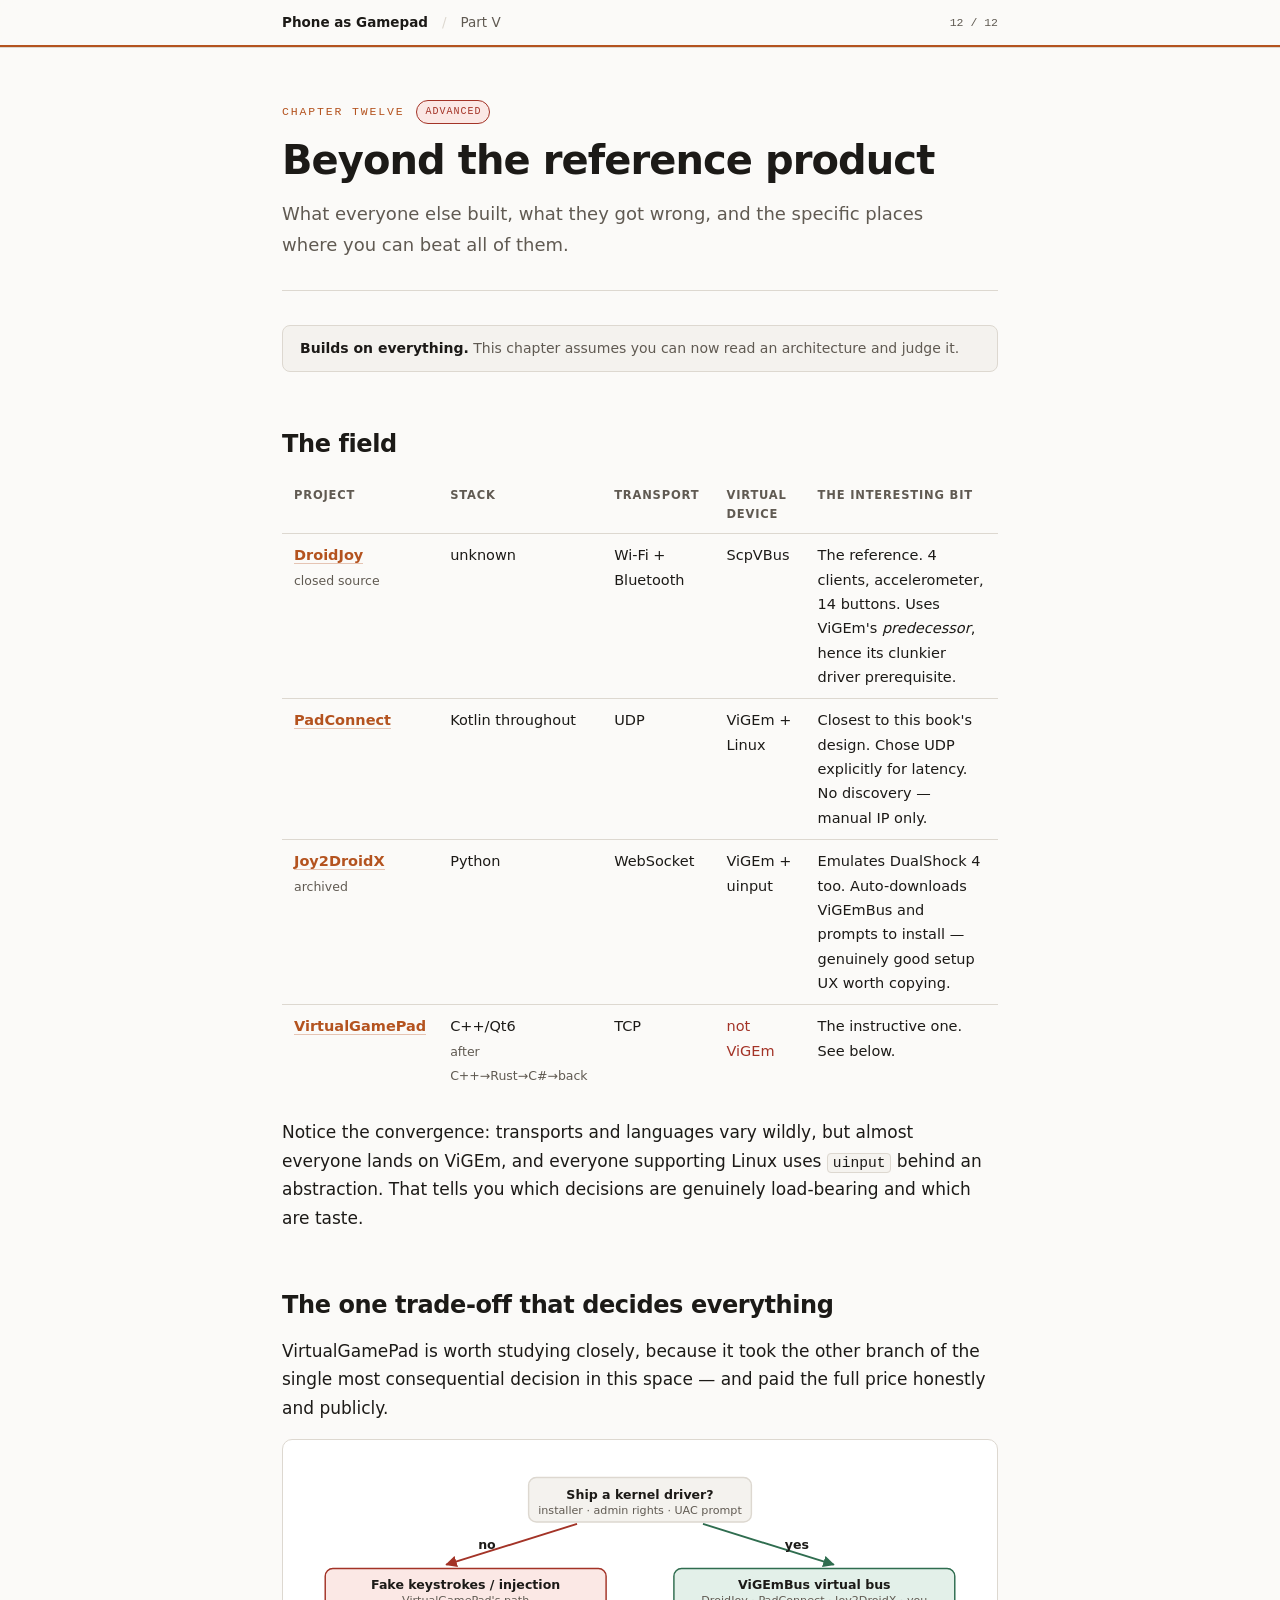
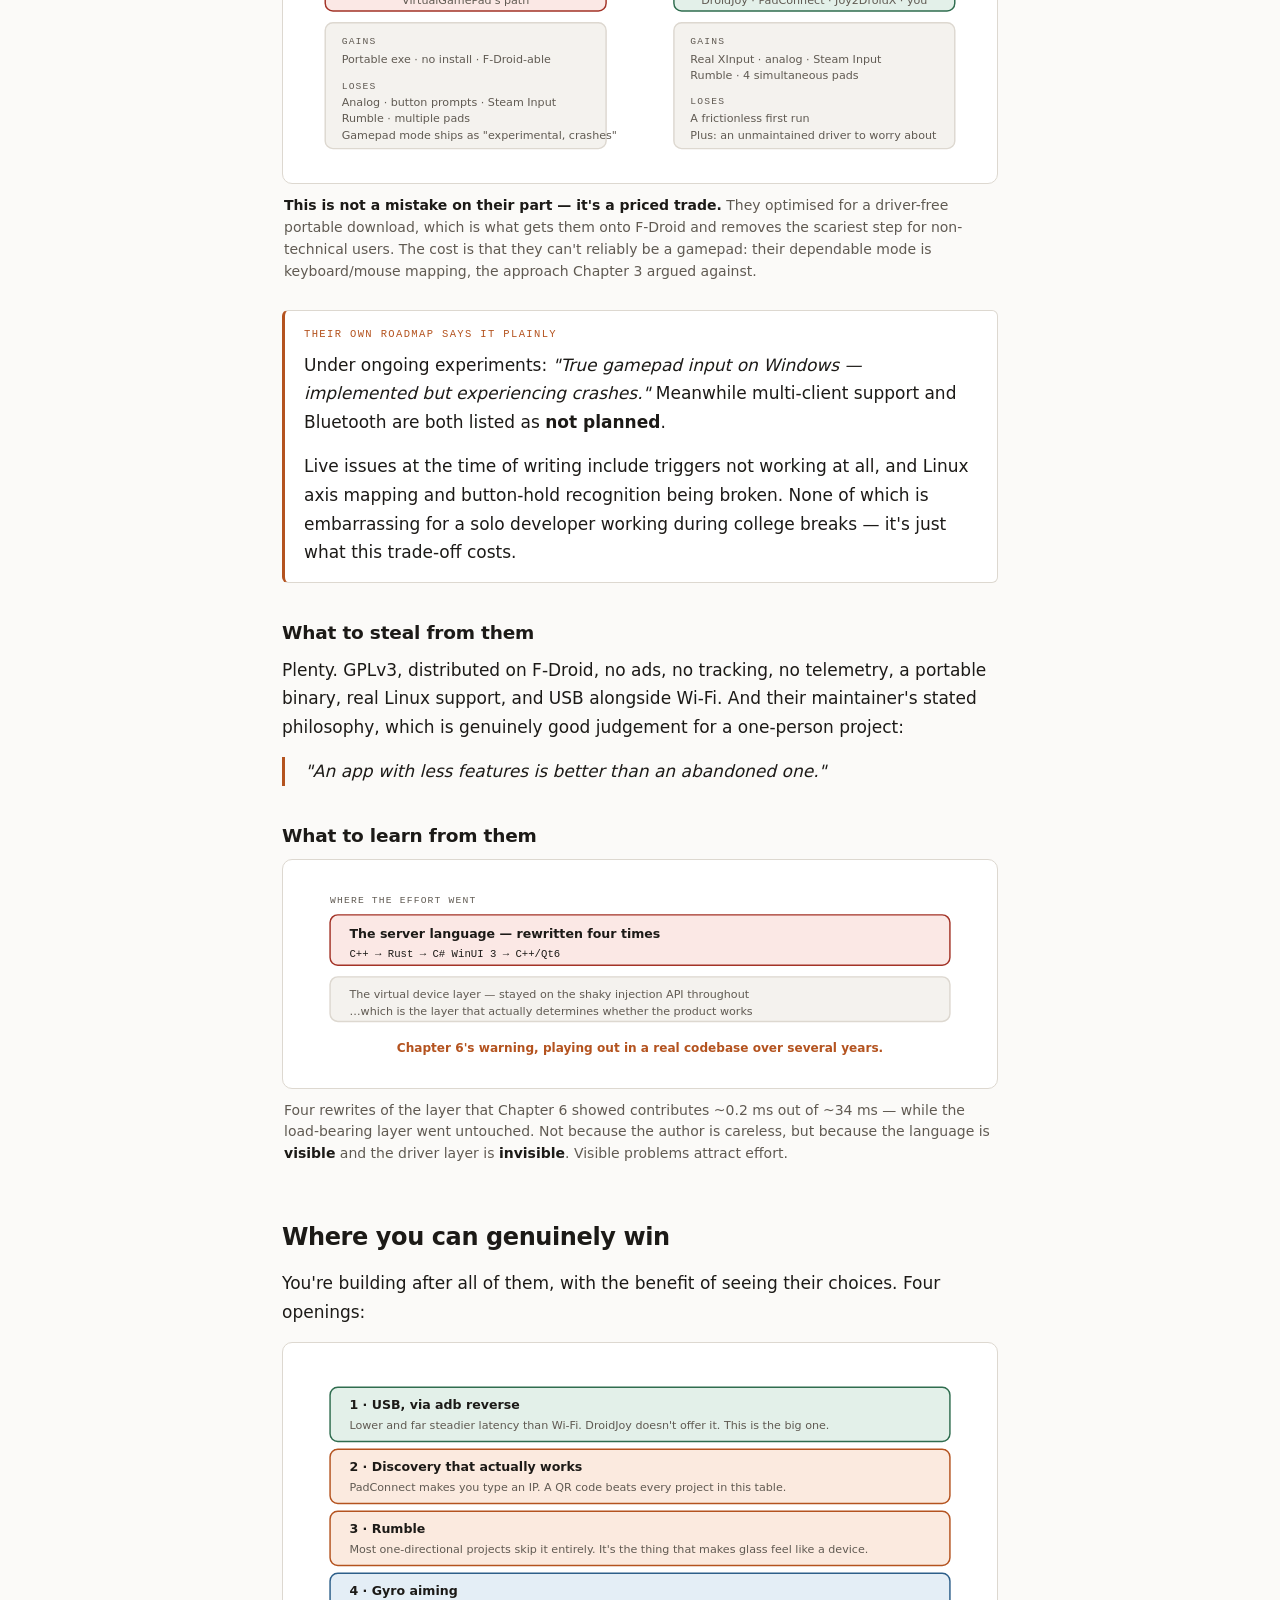
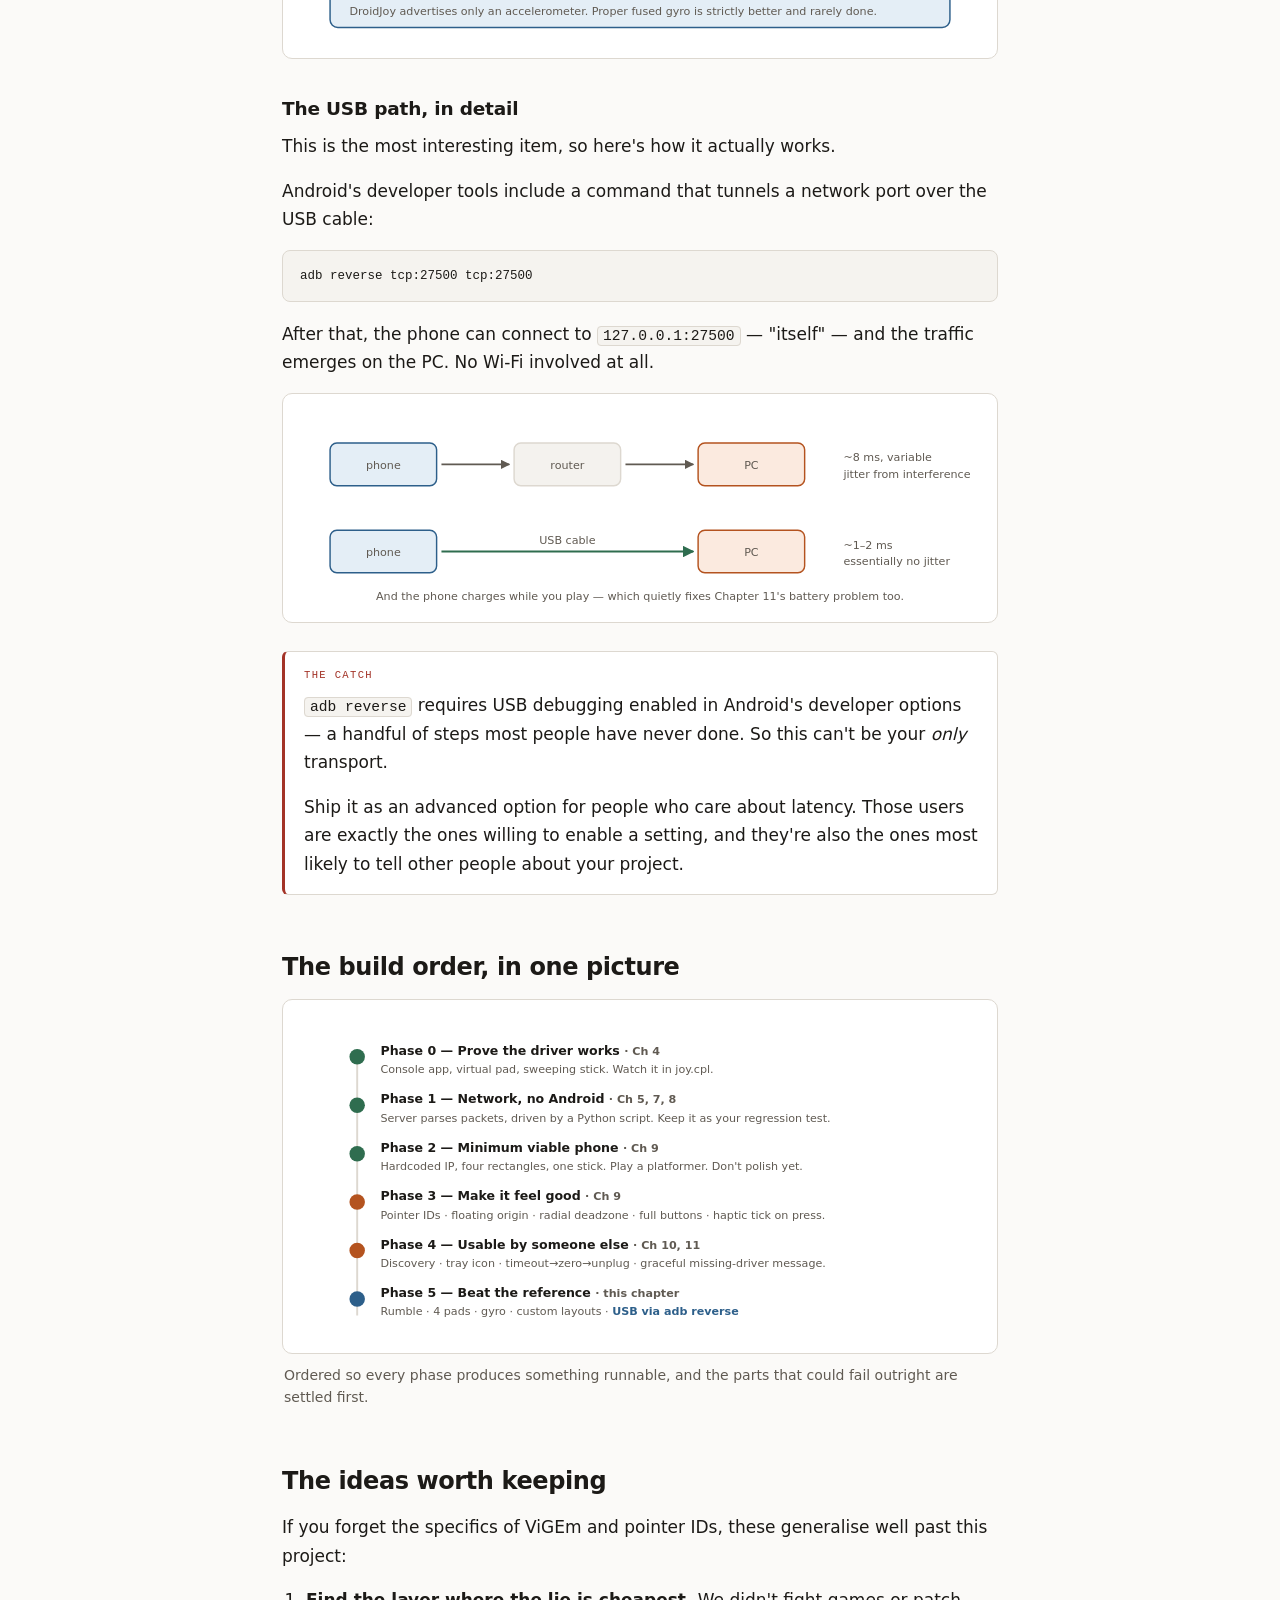
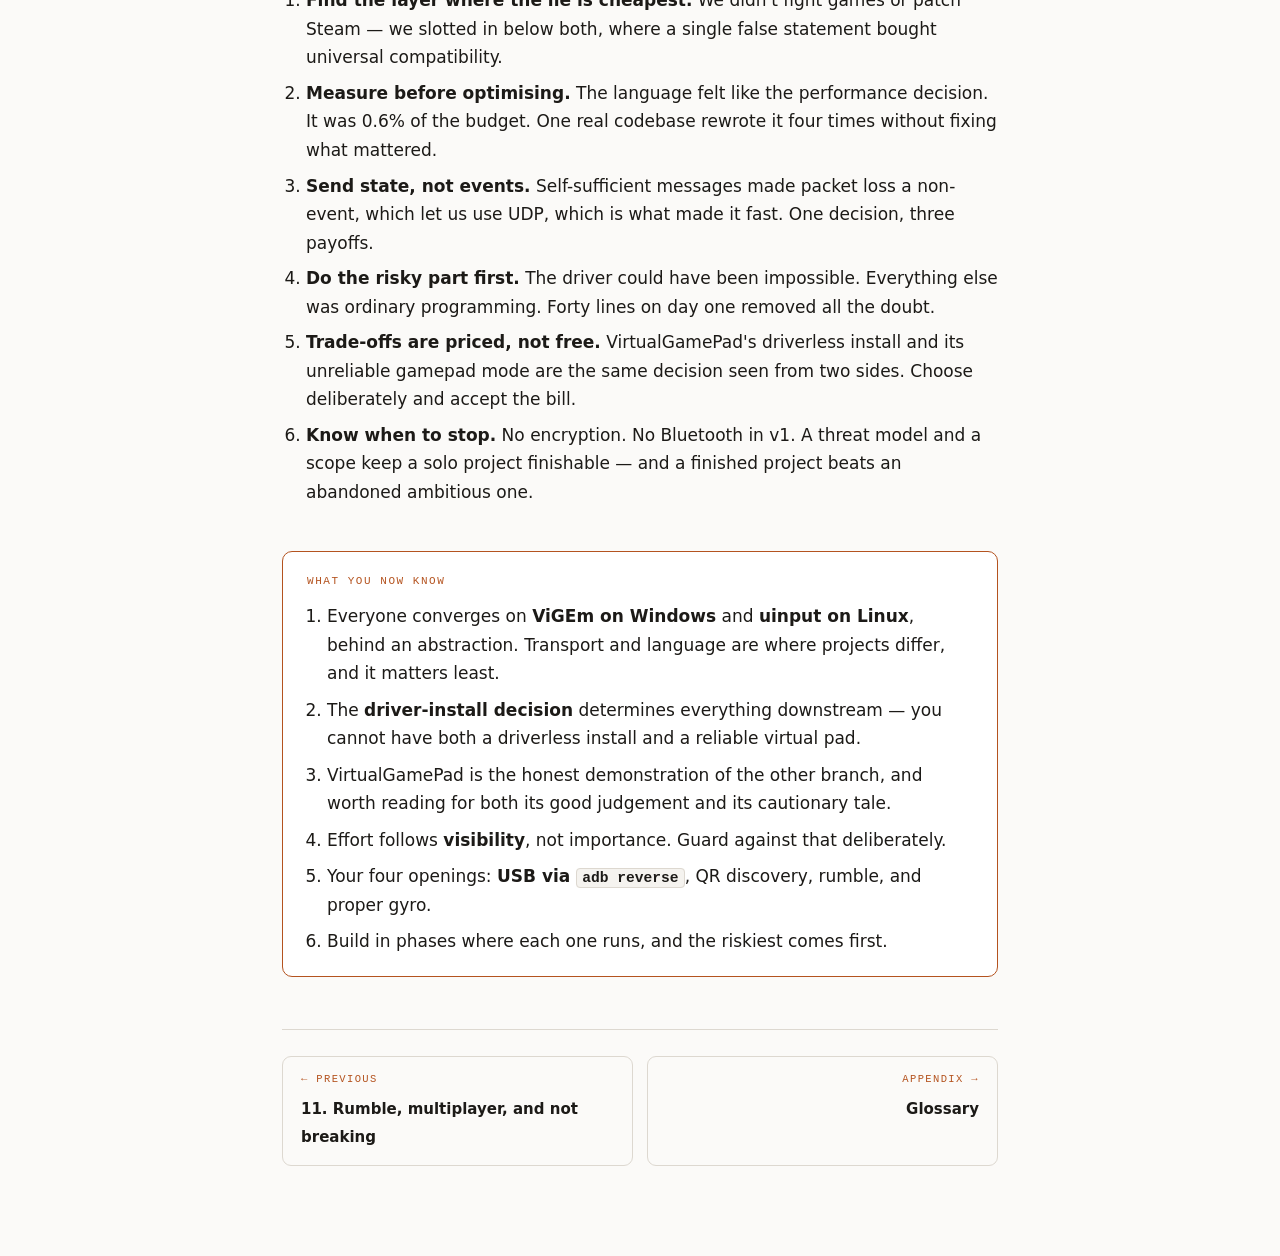
<file: ch12.html>
<!doctype html>
<html lang="en">
<head>
<meta charset="utf-8">
<meta name="viewport" content="width=device-width, initial-scale=1">
<title>Ch 12 — Beyond the reference product</title>
<link rel="stylesheet" href="book.css">
</head>
<body>

<div class="topbar">
  <div class="topbar-inner">
    <a href="index.html" class="home">Phone as Gamepad</a>
    <span class="sep">/</span>
    <a href="index.html">Part V</a>
    <span class="now">12 / 12</span>
  </div>
  <div class="progress"><div style="width:100%"></div></div>
</div>

<div class="wrap">

<div class="chead">
  <div class="ch-n">Chapter Twelve <span class="badge b-4">advanced</span></div>
  <h1>Beyond the reference product</h1>
  <p class="lede">What everyone else built, what they got wrong, and the specific places where you can beat all of them.</p>
</div>

<div class="prereq"><b>Builds on everything.</b> This chapter assumes you can now read an architecture and judge it.</div>

<h2>The field</h2>

<div class="scroll">
<table>
<thead><tr><th>Project</th><th>Stack</th><th>Transport</th><th>Virtual device</th><th>The interesting bit</th></tr></thead>
<tbody>
<tr>
  <td><strong><a href="https://grill2010.github.io/droidJoy.html">DroidJoy</a></strong><br><span style="color:var(--dim);font-size:12.5px">closed source</span></td>
  <td>unknown</td>
  <td>Wi-Fi + Bluetooth</td>
  <td>ScpVBus</td>
  <td>The reference. 4 clients, accelerometer, 14 buttons. Uses ViGEm's <em>predecessor</em>, hence its clunkier driver prerequisite.</td>
</tr>
<tr>
  <td><strong><a href="https://github.com/Ishan09811/PadConnect">PadConnect</a></strong></td>
  <td>Kotlin throughout</td>
  <td>UDP</td>
  <td>ViGEm + Linux</td>
  <td>Closest to this book's design. Chose UDP explicitly for latency. No discovery — manual IP only.</td>
</tr>
<tr>
  <td><strong><a href="https://github.com/OzymandiasTheGreat/Joy2DroidX-server">Joy2DroidX</a></strong><br><span style="color:var(--dim);font-size:12.5px">archived</span></td>
  <td>Python</td>
  <td>WebSocket</td>
  <td>ViGEm + uinput</td>
  <td>Emulates DualShock 4 too. Auto-downloads ViGEmBus and prompts to install — genuinely good setup UX worth copying.</td>
</tr>
<tr>
  <td><strong><a href="https://kitswas.github.io/VirtualGamePad/">VirtualGamePad</a></strong></td>
  <td>C++/Qt6<br><span style="color:var(--dim);font-size:12.5px">after C++→Rust→C#→back</span></td>
  <td>TCP</td>
  <td><span style="color:var(--red)">not ViGEm</span></td>
  <td>The instructive one. See below.</td>
</tr>
</tbody>
</table>
</div>

<p>Notice the convergence: transports and languages vary wildly, but almost everyone lands on ViGEm, and everyone supporting Linux uses <code>uinput</code> behind an abstraction. That tells you which decisions are genuinely load-bearing and which are taste.</p>

<h2>The one trade-off that decides everything</h2>

<p>VirtualGamePad is worth studying closely, because it took the other branch of the single most consequential decision in this space — and paid the full price honestly and publicly.</p>

<figure>
<div class="fig">
<svg viewBox="0 0 700 320" role="img" aria-label="The driver install fork and its downstream consequences">
  <rect class="s-box" x="235" y="18" width="230" height="46" rx="8"/>
  <text class="s-t" x="350" y="40" text-anchor="middle">Ship a kernel driver?</text>
  <text class="s-t-sm" x="350" y="56" text-anchor="middle">installer · admin rights · UAC prompt</text>

  <path class="s-arr-r" d="M285 66 L150 108" marker-end="url(#w1)"/>
  <path class="s-arr-g" d="M415 66 L550 108" marker-end="url(#w2)"/>
  <text class="s-t" x="192" y="92" text-anchor="middle" fill="var(--red)">no</text>
  <text class="s-t" x="512" y="92" text-anchor="middle" fill="var(--green)">yes</text>

  <rect class="s-box-r" x="25" y="112" width="290" height="44" rx="8"/>
  <text class="s-t" x="170" y="133" text-anchor="middle">Fake keystrokes / injection</text>
  <text class="s-t-sm" x="170" y="149" text-anchor="middle">VirtualGamePad's path</text>

  <rect class="s-box" x="25" y="168" width="290" height="130" rx="8"/>
  <text class="s-lbl" x="42" y="190">gains</text>
  <text class="s-t-sm" x="42" y="210">Portable exe · no install · F-Droid-able</text>
  <text class="s-lbl" x="42" y="236">loses</text>
  <text class="s-t-sm" x="42" y="254">Analog · button prompts · Steam Input</text>
  <text class="s-t-sm" x="42" y="270">Rumble · multiple pads</text>
  <text class="s-t-sm" x="42" y="288" fill="var(--red)">Gamepad mode ships as "experimental, crashes"</text>

  <rect class="s-box-g" x="385" y="112" width="290" height="44" rx="8"/>
  <text class="s-t" x="530" y="133" text-anchor="middle">ViGEmBus virtual bus</text>
  <text class="s-t-sm" x="530" y="149" text-anchor="middle">DroidJoy · PadConnect · Joy2DroidX · you</text>

  <rect class="s-box" x="385" y="168" width="290" height="130" rx="8"/>
  <text class="s-lbl" x="402" y="190">gains</text>
  <text class="s-t-sm" x="402" y="210">Real XInput · analog · Steam Input</text>
  <text class="s-t-sm" x="402" y="226">Rumble · 4 simultaneous pads</text>
  <text class="s-lbl" x="402" y="252">loses</text>
  <text class="s-t-sm" x="402" y="270">A frictionless first run</text>
  <text class="s-t-sm" x="402" y="288" fill="var(--accent)">Plus: an unmaintained driver to worry about</text>

  <defs>
    <marker id="w1" viewBox="0 0 10 10" refX="9" refY="5" markerWidth="6" markerHeight="6" orient="auto">
      <path d="M0 0 L10 5 L0 10 z" fill="var(--red)"/></marker>
    <marker id="w2" viewBox="0 0 10 10" refX="9" refY="5" markerWidth="6" markerHeight="6" orient="auto">
      <path d="M0 0 L10 5 L0 10 z" fill="var(--green)"/></marker>
  </defs>
</svg>
</div>
<figcaption><b>This is not a mistake on their part — it's a priced trade.</b> They optimised for a driver-free portable download, which is what gets them onto F-Droid and removes the scariest step for non-technical users. The cost is that they can't reliably be a gamepad: their dependable mode is keyboard/mouse mapping, the approach Chapter 3 argued against.</figcaption>
</figure>

<div class="box">
  <span class="lb">Their own roadmap says it plainly</span>
  <p>Under ongoing experiments: <em>"True gamepad input on Windows — implemented but experiencing crashes."</em> Meanwhile multi-client support and Bluetooth are both listed as <strong>not planned</strong>.</p>
  <p>Live issues at the time of writing include triggers not working at all, and Linux axis mapping and button-hold recognition being broken. None of which is embarrassing for a solo developer working during college breaks — it's just what this trade-off costs.</p>
</div>

<h3>What to steal from them</h3>

<p>Plenty. GPLv3, distributed on F-Droid, no ads, no tracking, no telemetry, a portable binary, real Linux support, and USB alongside Wi-Fi. And their maintainer's stated philosophy, which is genuinely good judgement for a one-person project:</p>

<blockquote style="border-left:3px solid var(--accent);margin:0 0 18px;padding-left:20px;font-size:17px">
<em>"An app with less features is better than an abandoned one."</em>
</blockquote>

<h3>What to learn from them</h3>

<figure>
<div class="fig">
<svg viewBox="0 0 700 200" role="img" aria-label="Effort spent on the wrong layer">
  <text class="s-lbl" x="30" y="24">where the effort went</text>

  <rect class="s-box-r" x="30" y="36" width="640" height="52" rx="8"/>
  <text class="s-t" x="50" y="60">The server language — rewritten four times</text>
  <text class="s-t-mono" x="50" y="79">C++  →  Rust  →  C# WinUI 3  →  C++/Qt6</text>

  <rect class="s-box" x="30" y="100" width="640" height="46" rx="8"/>
  <text class="s-t-sm" x="50" y="122">The virtual device layer — stayed on the shaky injection API throughout</text>
  <text class="s-t-sm" x="50" y="139" fill="var(--red)">…which is the layer that actually determines whether the product works</text>

  <text class="s-em" x="350" y="178" text-anchor="middle">Chapter 6's warning, playing out in a real codebase over several years.</text>
</svg>
</div>
<figcaption>Four rewrites of the layer that Chapter 6 showed contributes ~0.2 ms out of ~34 ms — while the load-bearing layer went untouched. Not because the author is careless, but because the language is <b>visible</b> and the driver layer is <b>invisible</b>. Visible problems attract effort.</figcaption>
</figure>

<h2>Where you can genuinely win</h2>

<p>You're building after all of them, with the benefit of seeing their choices. Four openings:</p>

<figure>
<div class="fig">
<svg viewBox="0 0 700 290" role="img" aria-label="Four opportunities to beat existing projects">
  <rect class="s-box-g" x="30" y="25" width="640" height="56" rx="8"/>
  <text class="s-t" x="50" y="48">1 · USB, via adb reverse</text>
  <text class="s-t-sm" x="50" y="68">Lower and far steadier latency than Wi-Fi. DroidJoy doesn't offer it. This is the big one.</text>

  <rect class="s-box-a" x="30" y="89" width="640" height="56" rx="8"/>
  <text class="s-t" x="50" y="112">2 · Discovery that actually works</text>
  <text class="s-t-sm" x="50" y="132">PadConnect makes you type an IP. A QR code beats every project in this table.</text>

  <rect class="s-box-a" x="30" y="153" width="640" height="56" rx="8"/>
  <text class="s-t" x="50" y="176">3 · Rumble</text>
  <text class="s-t-sm" x="50" y="196">Most one-directional projects skip it entirely. It's the thing that makes glass feel like a device.</text>

  <rect class="s-box-b" x="30" y="217" width="640" height="56" rx="8"/>
  <text class="s-t" x="50" y="240">4 · Gyro aiming</text>
  <text class="s-t-sm" x="50" y="260">DroidJoy advertises only an accelerometer. Proper fused gyro is strictly better and rarely done.</text>
</svg>
</div>
</figure>

<h3>The USB path, in detail</h3>

<p>This is the most interesting item, so here's how it actually works.</p>

<p>Android's developer tools include a command that tunnels a network port over the USB cable:</p>

<pre><code>adb reverse tcp:27500 tcp:27500</code></pre>

<p>After that, the phone can connect to <code>127.0.0.1:27500</code> — "itself" — and the traffic emerges on the PC. No Wi-Fi involved at all.</p>

<figure>
<div class="fig">
<svg viewBox="0 0 700 200" role="img" aria-label="Wi-Fi path versus USB tunnel path">
  <rect class="s-box-b" x="30" y="30" width="110" height="44" rx="7"/>
  <text class="s-t-sm" x="85" y="57" text-anchor="middle">phone</text>
  <path class="s-arr" d="M145 52 H215" marker-end="url(#x1)"/>
  <rect class="s-box" x="220" y="30" width="110" height="44" rx="7"/>
  <text class="s-t-sm" x="275" y="57" text-anchor="middle">router</text>
  <path class="s-arr" d="M335 52 H405" marker-end="url(#x1)"/>
  <rect class="s-box-a" x="410" y="30" width="110" height="44" rx="7"/>
  <text class="s-t-sm" x="465" y="57" text-anchor="middle">PC</text>
  <text class="s-t-sm" x="560" y="49">~8 ms, variable</text>
  <text class="s-t-sm" x="560" y="66" fill="var(--red)">jitter from interference</text>

  <rect class="s-box-b" x="30" y="120" width="110" height="44" rx="7"/>
  <text class="s-t-sm" x="85" y="147" text-anchor="middle">phone</text>
  <path class="s-arr-g" d="M145 142 H405" marker-end="url(#x2)"/>
  <text class="s-t-sm" x="275" y="134" text-anchor="middle">USB cable</text>
  <rect class="s-box-a" x="410" y="120" width="110" height="44" rx="7"/>
  <text class="s-t-sm" x="465" y="147" text-anchor="middle">PC</text>
  <text class="s-t-sm" x="560" y="139" fill="var(--green)">~1–2 ms</text>
  <text class="s-t-sm" x="560" y="156" fill="var(--green)">essentially no jitter</text>

  <text class="s-t-sm" x="350" y="192" text-anchor="middle">And the phone charges while you play — which quietly fixes Chapter 11's battery problem too.</text>
  <defs>
    <marker id="x1" viewBox="0 0 10 10" refX="9" refY="5" markerWidth="6" markerHeight="6" orient="auto">
      <path d="M0 0 L10 5 L0 10 z" fill="var(--dim)"/></marker>
    <marker id="x2" viewBox="0 0 10 10" refX="9" refY="5" markerWidth="6" markerHeight="6" orient="auto">
      <path d="M0 0 L10 5 L0 10 z" fill="var(--green)"/></marker>
  </defs>
</svg>
</div>
</figure>

<div class="box warn">
  <span class="lb">The catch</span>
  <p><code>adb reverse</code> requires USB debugging enabled in Android's developer options — a handful of steps most people have never done. So this can't be your <em>only</em> transport.</p>
  <p>Ship it as an advanced option for people who care about latency. Those users are exactly the ones willing to enable a setting, and they're also the ones most likely to tell other people about your project.</p>
</div>

<h2>The build order, in one picture</h2>

<figure>
<div class="fig">
<svg viewBox="0 0 700 330" role="img" aria-label="Six phase build roadmap">
  <line x1="58" y1="30" x2="58" y2="305" stroke="var(--line)" stroke-width="2"/>

  <circle cx="58" cy="38" r="8" fill="var(--green)"/>
  <text class="s-t" x="82" y="36">Phase 0 — Prove the driver works <tspan class="s-t-sm">· Ch 4</tspan></text>
  <text class="s-t-sm" x="82" y="55">Console app, virtual pad, sweeping stick. Watch it in joy.cpl.</text>

  <circle cx="58" cy="88" r="8" fill="var(--green)"/>
  <text class="s-t" x="82" y="86">Phase 1 — Network, no Android <tspan class="s-t-sm">· Ch 5, 7, 8</tspan></text>
  <text class="s-t-sm" x="82" y="105">Server parses packets, driven by a Python script. Keep it as your regression test.</text>

  <circle cx="58" cy="138" r="8" fill="var(--green)"/>
  <text class="s-t" x="82" y="136">Phase 2 — Minimum viable phone <tspan class="s-t-sm">· Ch 9</tspan></text>
  <text class="s-t-sm" x="82" y="155">Hardcoded IP, four rectangles, one stick. Play a platformer. Don't polish yet.</text>

  <circle cx="58" cy="188" r="8" fill="var(--accent)"/>
  <text class="s-t" x="82" y="186">Phase 3 — Make it feel good <tspan class="s-t-sm">· Ch 9</tspan></text>
  <text class="s-t-sm" x="82" y="205">Pointer IDs · floating origin · radial deadzone · full buttons · haptic tick on press.</text>

  <circle cx="58" cy="238" r="8" fill="var(--accent)"/>
  <text class="s-t" x="82" y="236">Phase 4 — Usable by someone else <tspan class="s-t-sm">· Ch 10, 11</tspan></text>
  <text class="s-t-sm" x="82" y="255">Discovery · tray icon · timeout→zero→unplug · graceful missing-driver message.</text>

  <circle cx="58" cy="288" r="8" fill="var(--blue)"/>
  <text class="s-t" x="82" y="286">Phase 5 — Beat the reference <tspan class="s-t-sm">· this chapter</tspan></text>
  <text class="s-t-sm" x="82" y="305">Rumble · 4 pads · gyro · custom layouts · <tspan fill="var(--blue)" font-weight="640">USB via adb reverse</tspan></text>
</svg>
</div>
<figcaption>Ordered so every phase produces something runnable, and the parts that could fail outright are settled first.</figcaption>
</figure>

<h2>The ideas worth keeping</h2>

<p>If you forget the specifics of ViGEm and pointer IDs, these generalise well past this project:</p>

<ol>
  <li><strong>Find the layer where the lie is cheapest.</strong> We didn't fight games or patch Steam — we slotted in below both, where a single false statement bought universal compatibility.</li>
  <li><strong>Measure before optimising.</strong> The language felt like the performance decision. It was 0.6% of the budget. One real codebase rewrote it four times without fixing what mattered.</li>
  <li><strong>Send state, not events.</strong> Self-sufficient messages made packet loss a non-event, which let us use UDP, which is what made it fast. One decision, three payoffs.</li>
  <li><strong>Do the risky part first.</strong> The driver could have been impossible. Everything else was ordinary programming. Forty lines on day one removed all the doubt.</li>
  <li><strong>Trade-offs are priced, not free.</strong> VirtualGamePad's driverless install and its unreliable gamepad mode are the same decision seen from two sides. Choose deliberately and accept the bill.</li>
  <li><strong>Know when to stop.</strong> No encryption. No Bluetooth in v1. A threat model and a scope keep a solo project finishable — and a finished project beats an abandoned ambitious one.</li>
</ol>

<div class="recap">
  <span class="lb">What you now know</span>
  <ol>
    <li>Everyone converges on <strong>ViGEm on Windows</strong> and <strong>uinput on Linux</strong>, behind an abstraction. Transport and language are where projects differ, and it matters least.</li>
    <li>The <strong>driver-install decision</strong> determines everything downstream — you cannot have both a driverless install and a reliable virtual pad.</li>
    <li>VirtualGamePad is the honest demonstration of the other branch, and worth reading for both its good judgement and its cautionary tale.</li>
    <li>Effort follows <strong>visibility</strong>, not importance. Guard against that deliberately.</li>
    <li>Your four openings: <strong>USB via <code>adb reverse</code></strong>, QR discovery, rumble, and proper gyro.</li>
    <li>Build in phases where each one runs, and the riskiest comes first.</li>
  </ol>
</div>

<div class="chnav">
  <a href="ch11.html"><span class="dir">← Previous</span><span class="ttl">11. Rumble, multiplayer, and not breaking</span></a>
  <a href="glossary.html" class="next"><span class="dir">Appendix →</span><span class="ttl">Glossary</span></a>
</div>

</div>
</body>
</html>
</file>
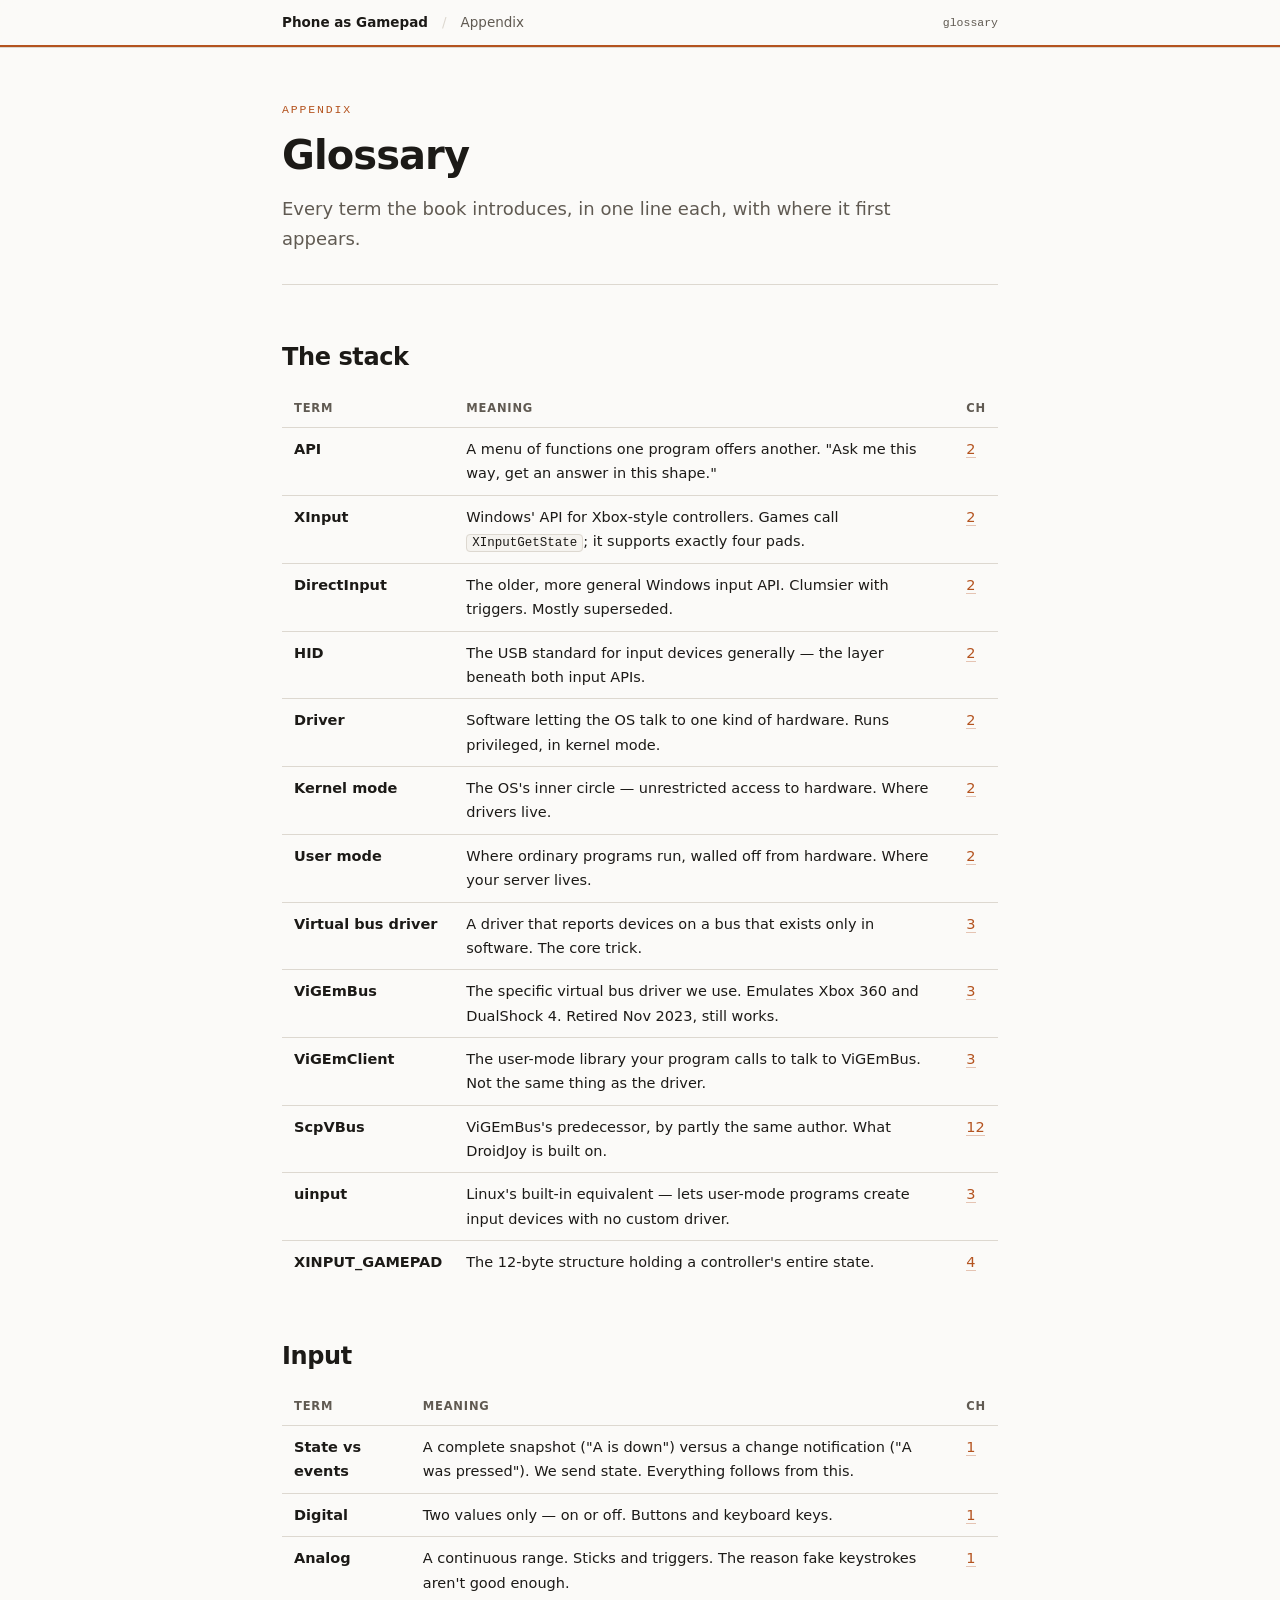
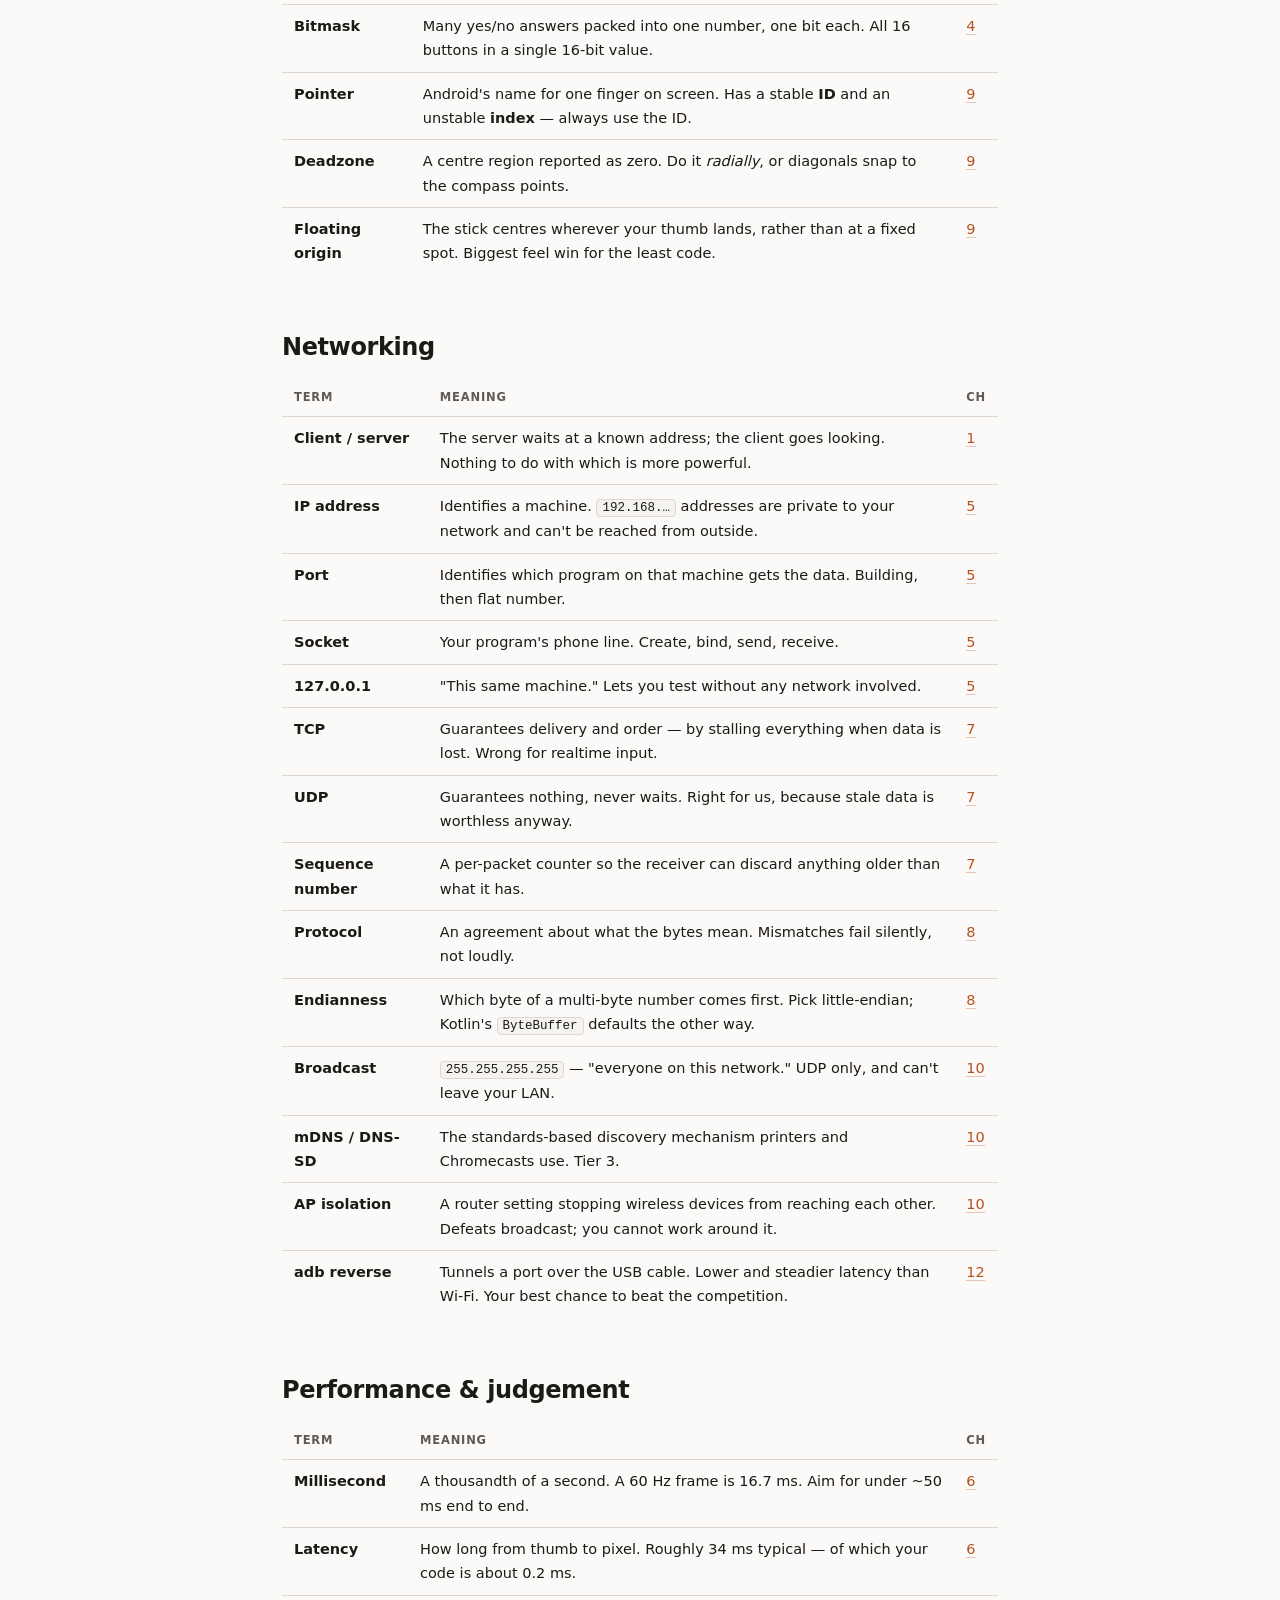
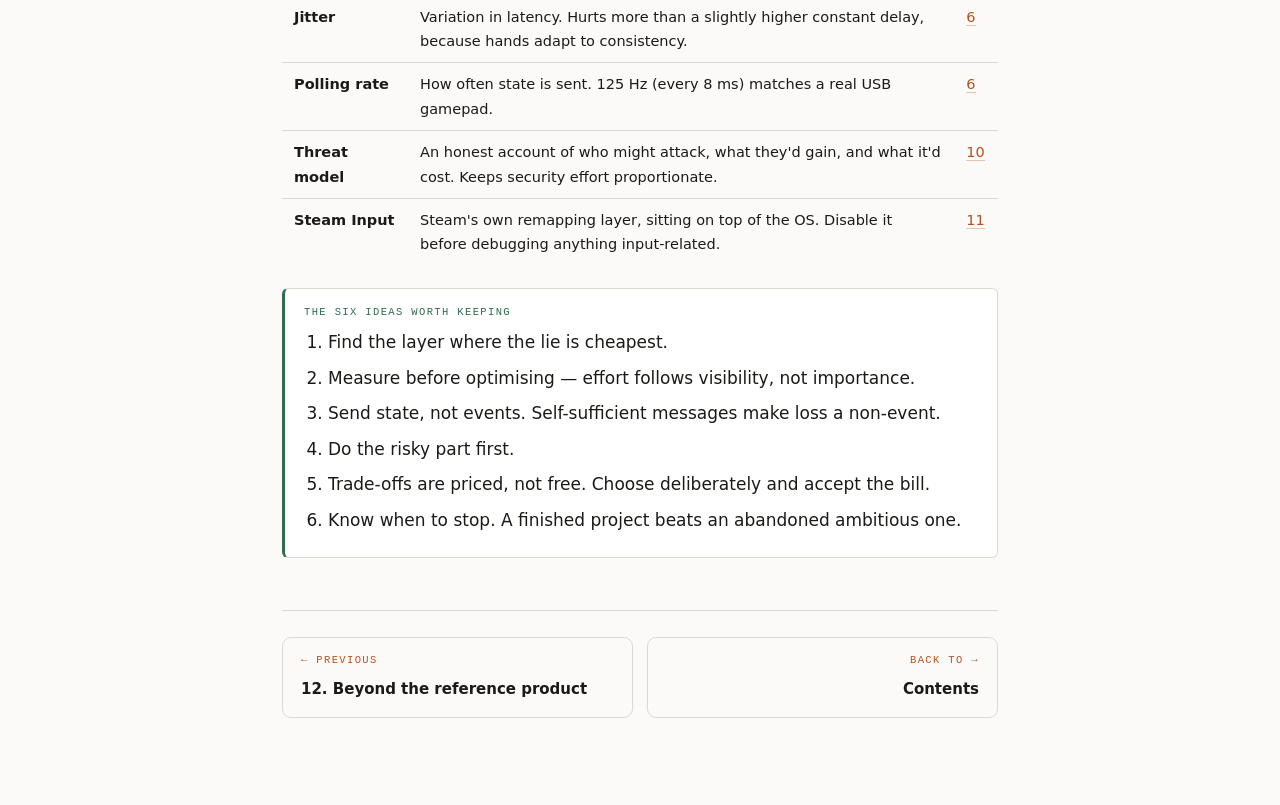
<file: glossary.html>
<!doctype html>
<html lang="en">
<head>
<meta charset="utf-8">
<meta name="viewport" content="width=device-width, initial-scale=1">
<title>Glossary</title>
<link rel="stylesheet" href="book.css">
</head>
<body>

<div class="topbar">
  <div class="topbar-inner">
    <a href="index.html" class="home">Phone as Gamepad</a>
    <span class="sep">/</span>
    <a href="index.html">Appendix</a>
    <span class="now">glossary</span>
  </div>
  <div class="progress"><div style="width:100%"></div></div>
</div>

<div class="wrap">

<div class="chead">
  <div class="ch-n">Appendix</div>
  <h1>Glossary</h1>
  <p class="lede">Every term the book introduces, in one line each, with where it first appears.</p>
</div>

<h2>The stack</h2>
<div class="scroll">
<table>
<thead><tr><th>Term</th><th>Meaning</th><th>Ch</th></tr></thead>
<tbody>
<tr><td><strong>API</strong></td><td>A menu of functions one program offers another. "Ask me this way, get an answer in this shape."</td><td><a href="ch02.html">2</a></td></tr>
<tr><td><strong>XInput</strong></td><td>Windows' API for Xbox-style controllers. Games call <code>XInputGetState</code>; it supports exactly four pads.</td><td><a href="ch02.html">2</a></td></tr>
<tr><td><strong>DirectInput</strong></td><td>The older, more general Windows input API. Clumsier with triggers. Mostly superseded.</td><td><a href="ch02.html">2</a></td></tr>
<tr><td><strong>HID</strong></td><td>The USB standard for input devices generally — the layer beneath both input APIs.</td><td><a href="ch02.html">2</a></td></tr>
<tr><td><strong>Driver</strong></td><td>Software letting the OS talk to one kind of hardware. Runs privileged, in kernel mode.</td><td><a href="ch02.html">2</a></td></tr>
<tr><td><strong>Kernel mode</strong></td><td>The OS's inner circle — unrestricted access to hardware. Where drivers live.</td><td><a href="ch02.html">2</a></td></tr>
<tr><td><strong>User mode</strong></td><td>Where ordinary programs run, walled off from hardware. Where your server lives.</td><td><a href="ch02.html">2</a></td></tr>
<tr><td><strong>Virtual bus driver</strong></td><td>A driver that reports devices on a bus that exists only in software. The core trick.</td><td><a href="ch03.html">3</a></td></tr>
<tr><td><strong>ViGEmBus</strong></td><td>The specific virtual bus driver we use. Emulates Xbox 360 and DualShock 4. Retired Nov 2023, still works.</td><td><a href="ch03.html">3</a></td></tr>
<tr><td><strong>ViGEmClient</strong></td><td>The user-mode library your program calls to talk to ViGEmBus. Not the same thing as the driver.</td><td><a href="ch03.html">3</a></td></tr>
<tr><td><strong>ScpVBus</strong></td><td>ViGEmBus's predecessor, by partly the same author. What DroidJoy is built on.</td><td><a href="ch12.html">12</a></td></tr>
<tr><td><strong>uinput</strong></td><td>Linux's built-in equivalent — lets user-mode programs create input devices with no custom driver.</td><td><a href="ch03.html">3</a></td></tr>
<tr><td><strong>XINPUT_GAMEPAD</strong></td><td>The 12-byte structure holding a controller's entire state.</td><td><a href="ch04.html">4</a></td></tr>
</tbody>
</table>
</div>

<h2>Input</h2>
<div class="scroll">
<table>
<thead><tr><th>Term</th><th>Meaning</th><th>Ch</th></tr></thead>
<tbody>
<tr><td><strong>State vs events</strong></td><td>A complete snapshot ("A is down") versus a change notification ("A was pressed"). We send state. Everything follows from this.</td><td><a href="ch01.html">1</a></td></tr>
<tr><td><strong>Digital</strong></td><td>Two values only — on or off. Buttons and keyboard keys.</td><td><a href="ch01.html">1</a></td></tr>
<tr><td><strong>Analog</strong></td><td>A continuous range. Sticks and triggers. The reason fake keystrokes aren't good enough.</td><td><a href="ch01.html">1</a></td></tr>
<tr><td><strong>Bitmask</strong></td><td>Many yes/no answers packed into one number, one bit each. All 16 buttons in a single 16-bit value.</td><td><a href="ch04.html">4</a></td></tr>
<tr><td><strong>Pointer</strong></td><td>Android's name for one finger on screen. Has a stable <strong>ID</strong> and an unstable <strong>index</strong> — always use the ID.</td><td><a href="ch09.html">9</a></td></tr>
<tr><td><strong>Deadzone</strong></td><td>A centre region reported as zero. Do it <em>radially</em>, or diagonals snap to the compass points.</td><td><a href="ch09.html">9</a></td></tr>
<tr><td><strong>Floating origin</strong></td><td>The stick centres wherever your thumb lands, rather than at a fixed spot. Biggest feel win for the least code.</td><td><a href="ch09.html">9</a></td></tr>
</tbody>
</table>
</div>

<h2>Networking</h2>
<div class="scroll">
<table>
<thead><tr><th>Term</th><th>Meaning</th><th>Ch</th></tr></thead>
<tbody>
<tr><td><strong>Client / server</strong></td><td>The server waits at a known address; the client goes looking. Nothing to do with which is more powerful.</td><td><a href="ch01.html">1</a></td></tr>
<tr><td><strong>IP address</strong></td><td>Identifies a machine. <code>192.168.…</code> addresses are private to your network and can't be reached from outside.</td><td><a href="ch05.html">5</a></td></tr>
<tr><td><strong>Port</strong></td><td>Identifies which program on that machine gets the data. Building, then flat number.</td><td><a href="ch05.html">5</a></td></tr>
<tr><td><strong>Socket</strong></td><td>Your program's phone line. Create, bind, send, receive.</td><td><a href="ch05.html">5</a></td></tr>
<tr><td><strong>127.0.0.1</strong></td><td>"This same machine." Lets you test without any network involved.</td><td><a href="ch05.html">5</a></td></tr>
<tr><td><strong>TCP</strong></td><td>Guarantees delivery and order — by stalling everything when data is lost. Wrong for realtime input.</td><td><a href="ch07.html">7</a></td></tr>
<tr><td><strong>UDP</strong></td><td>Guarantees nothing, never waits. Right for us, because stale data is worthless anyway.</td><td><a href="ch07.html">7</a></td></tr>
<tr><td><strong>Sequence number</strong></td><td>A per-packet counter so the receiver can discard anything older than what it has.</td><td><a href="ch07.html">7</a></td></tr>
<tr><td><strong>Protocol</strong></td><td>An agreement about what the bytes mean. Mismatches fail silently, not loudly.</td><td><a href="ch08.html">8</a></td></tr>
<tr><td><strong>Endianness</strong></td><td>Which byte of a multi-byte number comes first. Pick little-endian; Kotlin's <code>ByteBuffer</code> defaults the other way.</td><td><a href="ch08.html">8</a></td></tr>
<tr><td><strong>Broadcast</strong></td><td><code>255.255.255.255</code> — "everyone on this network." UDP only, and can't leave your LAN.</td><td><a href="ch10.html">10</a></td></tr>
<tr><td><strong>mDNS / DNS-SD</strong></td><td>The standards-based discovery mechanism printers and Chromecasts use. Tier 3.</td><td><a href="ch10.html">10</a></td></tr>
<tr><td><strong>AP isolation</strong></td><td>A router setting stopping wireless devices from reaching each other. Defeats broadcast; you cannot work around it.</td><td><a href="ch10.html">10</a></td></tr>
<tr><td><strong>adb reverse</strong></td><td>Tunnels a port over the USB cable. Lower and steadier latency than Wi-Fi. Your best chance to beat the competition.</td><td><a href="ch12.html">12</a></td></tr>
</tbody>
</table>
</div>

<h2>Performance &amp; judgement</h2>
<div class="scroll">
<table>
<thead><tr><th>Term</th><th>Meaning</th><th>Ch</th></tr></thead>
<tbody>
<tr><td><strong>Millisecond</strong></td><td>A thousandth of a second. A 60 Hz frame is 16.7 ms. Aim for under ~50 ms end to end.</td><td><a href="ch06.html">6</a></td></tr>
<tr><td><strong>Latency</strong></td><td>How long from thumb to pixel. Roughly 34 ms typical — of which your code is about 0.2 ms.</td><td><a href="ch06.html">6</a></td></tr>
<tr><td><strong>Jitter</strong></td><td>Variation in latency. Hurts more than a slightly higher constant delay, because hands adapt to consistency.</td><td><a href="ch06.html">6</a></td></tr>
<tr><td><strong>Polling rate</strong></td><td>How often state is sent. 125 Hz (every 8 ms) matches a real USB gamepad.</td><td><a href="ch06.html">6</a></td></tr>
<tr><td><strong>Threat model</strong></td><td>An honest account of who might attack, what they'd gain, and what it'd cost. Keeps security effort proportionate.</td><td><a href="ch10.html">10</a></td></tr>
<tr><td><strong>Steam Input</strong></td><td>Steam's own remapping layer, sitting on top of the OS. Disable it before debugging anything input-related.</td><td><a href="ch11.html">11</a></td></tr>
</tbody>
</table>
</div>

<div class="box good">
  <span class="lb">The six ideas worth keeping</span>
  <ol style="margin-bottom:0">
    <li>Find the layer where the lie is cheapest.</li>
    <li>Measure before optimising — effort follows visibility, not importance.</li>
    <li>Send state, not events. Self-sufficient messages make loss a non-event.</li>
    <li>Do the risky part first.</li>
    <li>Trade-offs are priced, not free. Choose deliberately and accept the bill.</li>
    <li>Know when to stop. A finished project beats an abandoned ambitious one.</li>
  </ol>
</div>

<div class="chnav">
  <a href="ch12.html"><span class="dir">← Previous</span><span class="ttl">12. Beyond the reference product</span></a>
  <a href="index.html" class="next"><span class="dir">Back to →</span><span class="ttl">Contents</span></a>
</div>

</div>
</body>
</html>
</file>
<file: book.css>
/* ============================================================
   Phone-as-Gamepad — a book
   Shared stylesheet for index + all chapters
   ============================================================ */

:root {
  --bg:#fbfaf8; --surface:#ffffff; --surface-2:#f4f2ee; --surface-3:#eae6df;
  --text:#1c1a17; --dim:#605a52; --line:#ddd8d0;
  --accent:#b4531f; --accent-bg:#fbeadf;
  --blue:#2d5f8a; --blue-bg:#e4eef6;
  --green:#2f6d4f; --green-bg:#e3f0e9;
  --red:#a33327; --red-bg:#fbe8e5;
  --purple:#6b4a8f; --purple-bg:#efe8f6;
  --amber:#8a6410; --amber-bg:#faf0d8;
  --code:#f5f3ef;
  --mono: ui-monospace,"SF Mono","Cascadia Code",Menlo,Consolas,monospace;
  --sans: ui-sans-serif,system-ui,-apple-system,"Segoe UI",Roboto,sans-serif;
}
@media (prefers-color-scheme: dark) {
  :root {
    --bg:#141317; --surface:#1c1b21; --surface-2:#24232a; --surface-3:#2e2d36;
    --text:#e9e6e1; --dim:#9c968c; --line:#333139;
    --accent:#e8934f; --accent-bg:#2e2117;
    --blue:#6aa8dc; --blue-bg:#17222e;
    --green:#6bbd8f; --green-bg:#16261e;
    --red:#e08276; --red-bg:#2e1a18;
    --purple:#b18fd8; --purple-bg:#241c30;
    --amber:#d9ad55; --amber-bg:#2a2313;
    --code:#18171e;
  }
}
:root[data-theme="dark"]{--bg:#141317;--surface:#1c1b21;--surface-2:#24232a;--surface-3:#2e2d36;--text:#e9e6e1;--dim:#9c968c;--line:#333139;--accent:#e8934f;--accent-bg:#2e2117;--blue:#6aa8dc;--blue-bg:#17222e;--green:#6bbd8f;--green-bg:#16261e;--red:#e08276;--red-bg:#2e1a18;--purple:#b18fd8;--purple-bg:#241c30;--amber:#d9ad55;--amber-bg:#2a2313;--code:#18171e;}
:root[data-theme="light"]{--bg:#fbfaf8;--surface:#ffffff;--surface-2:#f4f2ee;--surface-3:#eae6df;--text:#1c1a17;--dim:#605a52;--line:#ddd8d0;--accent:#b4531f;--accent-bg:#fbeadf;--blue:#2d5f8a;--blue-bg:#e4eef6;--green:#2f6d4f;--green-bg:#e3f0e9;--red:#a33327;--red-bg:#fbe8e5;--purple:#6b4a8f;--purple-bg:#efe8f6;--amber:#8a6410;--amber-bg:#faf0d8;--code:#f5f3ef;}

*{box-sizing:border-box}
html{scroll-behavior:smooth}
body{
  margin:0;background:var(--bg);color:var(--text);
  font-family:var(--sans);font-size:17px;line-height:1.68;
  -webkit-font-smoothing:antialiased;
}
.wrap{max-width:760px;margin:0 auto;padding:0 22px 90px}

/* ── top bar ─────────────────────────────────── */
.topbar{
  position:sticky;top:0;z-index:50;
  background:color-mix(in srgb,var(--bg) 88%,transparent);
  backdrop-filter:blur(12px);
  border-bottom:1px solid var(--line);
}
.topbar-inner{
  max-width:760px;margin:0 auto;padding:11px 22px;
  display:flex;align-items:center;gap:14px;font-size:13.5px;
}
.topbar a{color:var(--dim);text-decoration:none;border:none}
.topbar a:hover{color:var(--accent)}
.topbar .home{font-weight:620;color:var(--text)}
.topbar .sep{color:var(--line)}
.topbar .now{margin-left:auto;font-family:var(--mono);font-size:11.5px;color:var(--dim)}
.progress{height:2px;background:var(--line)}
.progress > div{height:100%;background:var(--accent);transition:width .3s}

/* ── chapter header ──────────────────────────── */
.chead{padding:52px 0 30px;border-bottom:1px solid var(--line);margin-bottom:34px}
.chead .ch-n{
  font-family:var(--mono);font-size:11.5px;letter-spacing:.16em;
  text-transform:uppercase;color:var(--accent);margin-bottom:14px;
  display:flex;align-items:center;gap:12px;flex-wrap:wrap;
}
.badge{
  font-family:var(--mono);font-size:10px;letter-spacing:.1em;text-transform:uppercase;
  padding:3px 8px;border-radius:20px;border:1px solid;font-weight:500;
}
.b-1{color:var(--green);border-color:var(--green);background:var(--green-bg)}
.b-2{color:var(--blue);border-color:var(--blue);background:var(--blue-bg)}
.b-3{color:var(--amber);border-color:var(--amber);background:var(--amber-bg)}
.b-4{color:var(--red);border-color:var(--red);background:var(--red-bg)}
h1{font-size:clamp(28px,5.2vw,40px);line-height:1.12;letter-spacing:-.023em;margin:0 0 16px;font-weight:620}
.chead .lede{font-size:18px;color:var(--dim);margin:0;max-width:60ch}

h2{font-size:24px;letter-spacing:-.017em;margin:52px 0 12px;font-weight:620;scroll-margin-top:70px}
h3{font-size:18.5px;margin:34px 0 8px;letter-spacing:-.01em;font-weight:620}
h4{font-size:16px;margin:24px 0 5px;font-weight:640}
p{margin:0 0 16px}
a{color:var(--accent);text-decoration:none;border-bottom:1px solid color-mix(in srgb,var(--accent) 32%,transparent)}
a:hover{border-bottom-color:var(--accent)}
ul,ol{margin:0 0 16px;padding-left:24px}
li{margin-bottom:7px}
strong{font-weight:640}
em{font-style:italic}
kbd{font-family:var(--mono);font-size:.85em;background:var(--surface-2);border:1px solid var(--line);
    border-bottom-width:2px;border-radius:4px;padding:1px 6px}
code{font-family:var(--mono);font-size:.86em;background:var(--code);border:1px solid var(--line);
     border-radius:4px;padding:1px 5px}
pre{background:var(--code);border:1px solid var(--line);border-radius:8px;padding:15px 17px;
    overflow-x:auto;font-family:var(--mono);font-size:12.5px;line-height:1.6;margin:0 0 18px}
pre code{background:none;border:none;padding:0;font-size:inherit}
hr{border:none;border-top:1px solid var(--line);margin:42px 0}

/* ── figures ─────────────────────────────────── */
figure{margin:0 0 28px}
.fig{background:var(--surface);border:1px solid var(--line);border-radius:10px;
     padding:20px 18px 14px;overflow-x:auto}
.fig svg{display:block;width:100%;height:auto;min-width:460px}
figcaption{font-size:14px;color:var(--dim);margin-top:11px;padding-left:2px;line-height:1.55}
figcaption b{color:var(--text);font-weight:620}

/* svg primitives */
.s-box{fill:var(--surface-2);stroke:var(--line);stroke-width:1.5}
.s-box-a{fill:var(--accent-bg);stroke:var(--accent);stroke-width:1.5}
.s-box-b{fill:var(--blue-bg);stroke:var(--blue);stroke-width:1.5}
.s-box-g{fill:var(--green-bg);stroke:var(--green);stroke-width:1.5}
.s-box-r{fill:var(--red-bg);stroke:var(--red);stroke-width:1.5}
.s-box-p{fill:var(--purple-bg);stroke:var(--purple);stroke-width:1.5}
.s-box-m{fill:var(--amber-bg);stroke:var(--amber);stroke-width:1.5}
.s-zone{fill:none;stroke:var(--line);stroke-width:1.5;stroke-dasharray:5 4}
.s-t{fill:var(--text);font-family:var(--sans);font-size:13px;font-weight:560}
.s-t-sm{fill:var(--dim);font-family:var(--sans);font-size:11.5px}
.s-t-mono{fill:var(--text);font-family:var(--mono);font-size:11px}
.s-lbl{fill:var(--dim);font-family:var(--mono);font-size:10px;letter-spacing:.12em;text-transform:uppercase}
.s-arr{stroke:var(--dim);stroke-width:1.6;fill:none}
.s-arr-a{stroke:var(--accent);stroke-width:2;fill:none}
.s-arr-g{stroke:var(--green);stroke-width:2;fill:none}
.s-arr-r{stroke:var(--red);stroke-width:2;fill:none}
.s-arr-b{stroke:var(--blue);stroke-width:2;fill:none}
.s-em{fill:var(--accent);font-family:var(--sans);font-size:12.5px;font-weight:640}

/* ── boxes ───────────────────────────────────── */
.box{border:1px solid var(--line);border-left:3px solid var(--accent);border-radius:6px;
     padding:15px 19px;margin:0 0 22px;background:var(--surface)}
.box p:last-child,.box ul:last-child,.box ol:last-child{margin-bottom:0}
.box .lb{font-family:var(--mono);font-size:10.5px;letter-spacing:.13em;text-transform:uppercase;
         color:var(--accent);display:block;margin-bottom:7px}
.box.warn{border-left-color:var(--red)}      .box.warn .lb{color:var(--red)}
.box.good{border-left-color:var(--green)}    .box.good .lb{color:var(--green)}
.box.info{border-left-color:var(--blue)}     .box.info .lb{color:var(--blue)}

/* jargon definition */
.define{background:var(--purple-bg);border:1px solid var(--purple);border-radius:8px;
        padding:14px 18px;margin:0 0 22px}
.define .term{font-weight:660;font-size:16px;display:block;margin-bottom:4px}
.define .term::before{content:"📖 ";}
.define p{margin:0;font-size:15px}
.define p + p{margin-top:8px}

/* analogy */
.analogy{background:var(--amber-bg);border:1px solid var(--amber);border-radius:8px;
         padding:15px 19px;margin:0 0 22px}
.analogy .lb{font-family:var(--mono);font-size:10.5px;letter-spacing:.13em;text-transform:uppercase;
             color:var(--amber);display:block;margin-bottom:7px}
.analogy p:last-child{margin-bottom:0}

/* hands-on milestone */
.milestone{background:var(--green-bg);border:1px solid var(--green);border-radius:10px;
           padding:18px 22px;margin:0 0 24px}
.milestone .lb{font-family:var(--mono);font-size:10.5px;letter-spacing:.13em;text-transform:uppercase;
               color:var(--green);display:block;margin-bottom:9px}
.milestone h4{margin-top:0}
.milestone p:last-child,.milestone ol:last-child,.milestone ul:last-child{margin-bottom:0}

/* prerequisites strip */
.prereq{font-size:14px;color:var(--dim);background:var(--surface-2);border:1px solid var(--line);
        border-radius:8px;padding:11px 17px;margin:0 0 30px}
.prereq b{color:var(--text)}

/* recap */
.recap{background:var(--surface);border:1px solid var(--accent);border-radius:10px;
       padding:20px 24px;margin:44px 0 30px}
.recap .lb{font-family:var(--mono);font-size:11px;letter-spacing:.14em;text-transform:uppercase;
           color:var(--accent);display:block;margin-bottom:12px}
.recap ol{margin:0;padding-left:20px}
.recap li{margin-bottom:8px}
.recap li:last-child{margin-bottom:0}

/* collapsible depth */
details{border:1px solid var(--line);border-radius:8px;margin:0 0 14px;background:var(--surface);overflow:hidden}
summary{cursor:pointer;padding:12px 18px;font-size:14.5px;font-weight:600;list-style:none;
        display:flex;align-items:center;gap:10px;user-select:none}
summary::-webkit-details-marker{display:none}
summary::before{content:"▸";color:var(--accent);font-size:12px;transition:transform .15s;display:inline-block}
details[open] summary::before{transform:rotate(90deg)}
summary:hover{background:var(--surface-2)}
summary .tag{margin-left:auto;font-family:var(--mono);font-size:10px;letter-spacing:.1em;
             text-transform:uppercase;color:var(--dim);font-weight:500}
.dd{padding:6px 18px 18px;border-top:1px solid var(--line)}
.dd > :last-child{margin-bottom:0}

/* tables */
.scroll{overflow-x:auto;margin:0 0 22px}
table{border-collapse:collapse;width:100%;font-size:14.5px;min-width:460px}
th,td{text-align:left;padding:9px 12px;border-bottom:1px solid var(--line);vertical-align:top}
th{font-size:11.5px;letter-spacing:.07em;text-transform:uppercase;color:var(--dim);font-weight:620}
tbody tr:last-child td{border-bottom:none}
td code{font-size:12.5px}

/* ── chapter nav footer ──────────────────────── */
.chnav{display:grid;grid-template-columns:1fr 1fr;gap:14px;margin-top:52px;
       padding-top:26px;border-top:1px solid var(--line)}
.chnav a{border:1px solid var(--line);border-radius:9px;padding:14px 18px;
         text-decoration:none;color:var(--text);display:block;transition:border-color .15s}
.chnav a:hover{border-color:var(--accent)}
.chnav .dir{font-family:var(--mono);font-size:10.5px;letter-spacing:.13em;text-transform:uppercase;
            color:var(--accent);display:block;margin-bottom:5px}
.chnav .ttl{font-weight:600;font-size:15px;line-height:1.35}
.chnav .next{text-align:right}
.chnav .spacer{border:none}
@media (max-width:560px){.chnav{grid-template-columns:1fr}.chnav .next{text-align:left}}

/* ── index page ──────────────────────────────── */
.hero{padding:76px 0 40px}
.hero .kicker{font-family:var(--mono);font-size:11.5px;letter-spacing:.16em;text-transform:uppercase;
              color:var(--accent);margin-bottom:18px}
.hero .lede{font-size:19px;color:var(--dim);max-width:58ch}

.part{margin:46px 0 18px;display:flex;align-items:baseline;gap:14px}
.part .pn{font-family:var(--mono);font-size:11px;letter-spacing:.15em;text-transform:uppercase;color:var(--accent)}
.part .pt{font-size:20px;font-weight:620;letter-spacing:-.012em}
.part .pd{font-size:14px;color:var(--dim);margin-left:auto;text-align:right}

.chlist{list-style:none;padding:0;margin:0}
.chlist li{margin:0 0 9px}
.chlist a{display:flex;gap:16px;align-items:flex-start;padding:15px 19px;border:1px solid var(--line);
          border-radius:9px;text-decoration:none;color:var(--text);transition:border-color .15s,transform .15s}
.chlist a:hover{border-color:var(--accent);transform:translateX(3px)}
.chlist .n{font-family:var(--mono);font-size:13px;color:var(--accent);padding-top:2px;min-width:26px;font-weight:600}
.chlist .body{flex:1;min-width:0}
.chlist .t{font-weight:640;font-size:16px;display:block;margin-bottom:3px}
.chlist .d{font-size:14px;color:var(--dim);line-height:1.5}
.chlist .badge{flex-shrink:0;margin-top:3px}

footer{margin-top:64px;padding-top:24px;border-top:1px solid var(--line);font-size:13.5px;color:var(--dim)}
footer ol{padding-left:20px}

@media (max-width:600px){
  body{font-size:16px}
  .fig{padding:14px 12px 10px}
  .part{flex-wrap:wrap}
  .part .pd{margin-left:0;text-align:left;width:100%}
}
</file>
